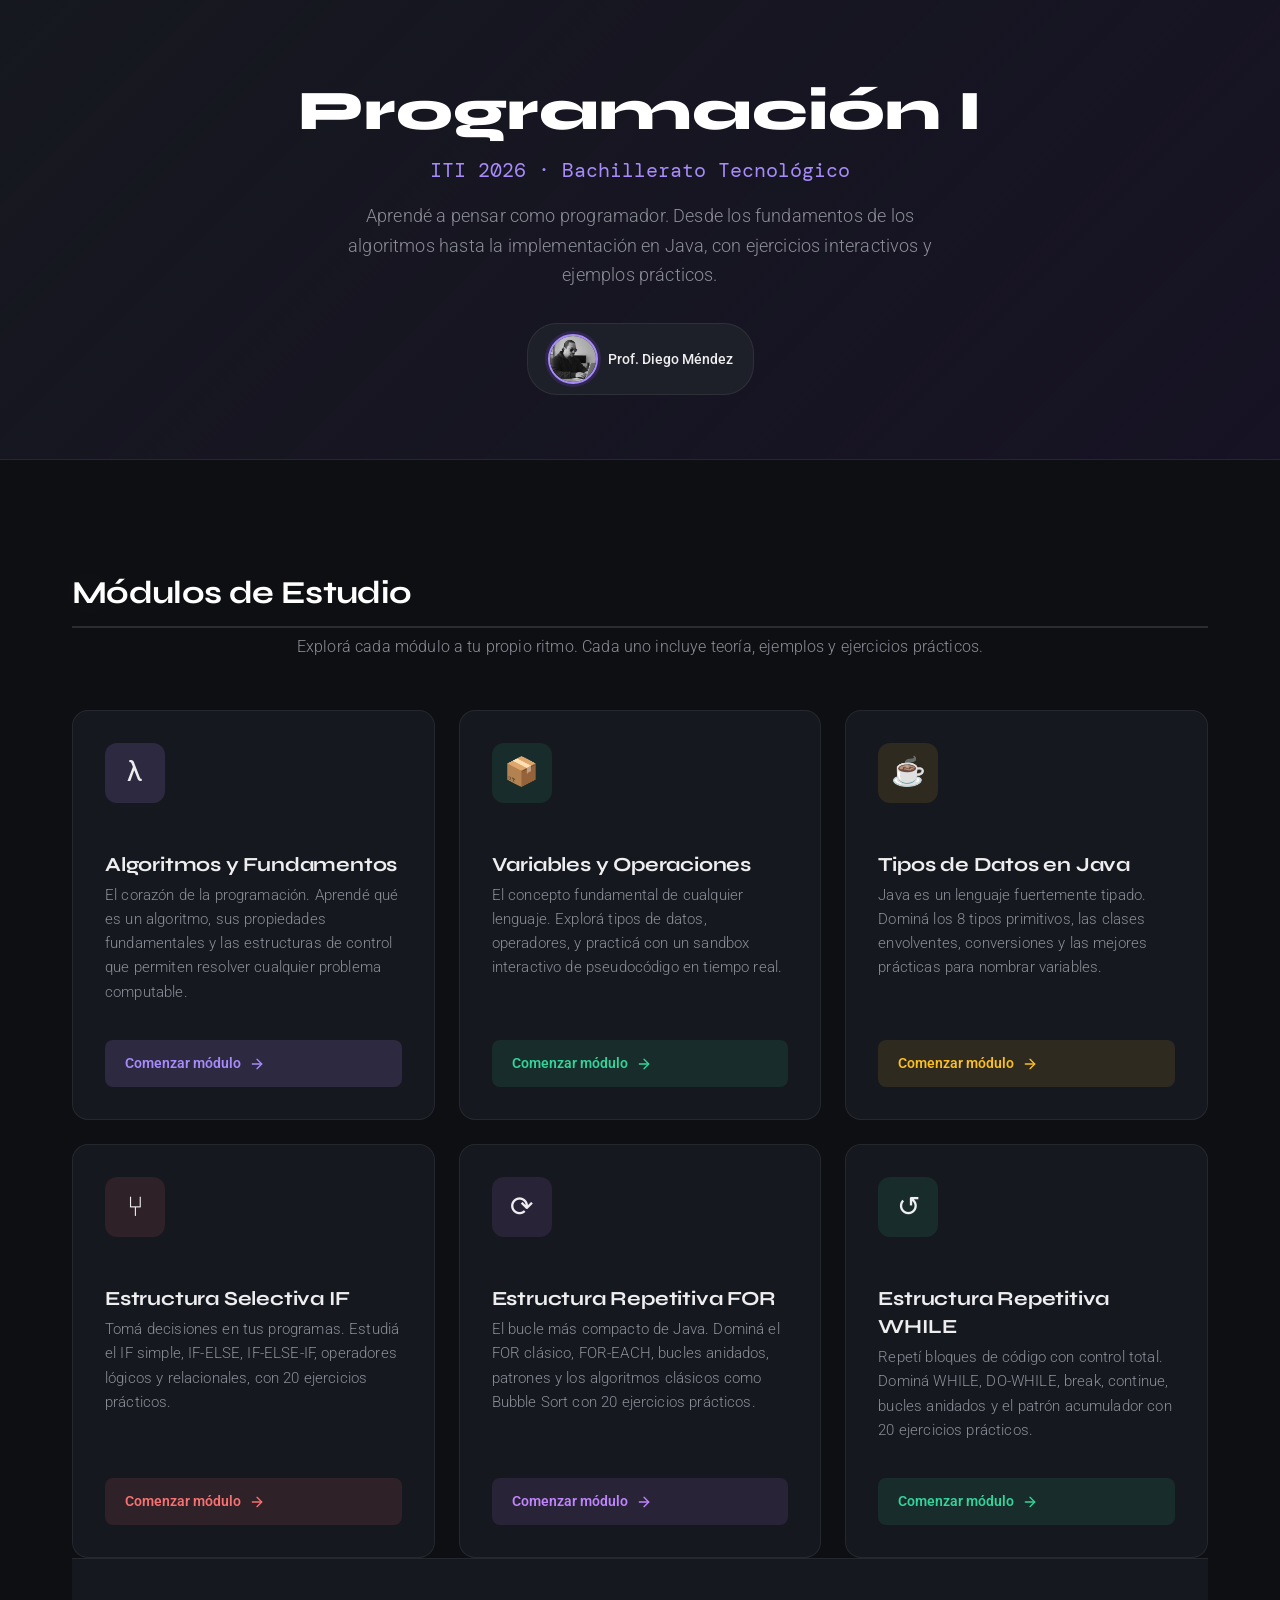
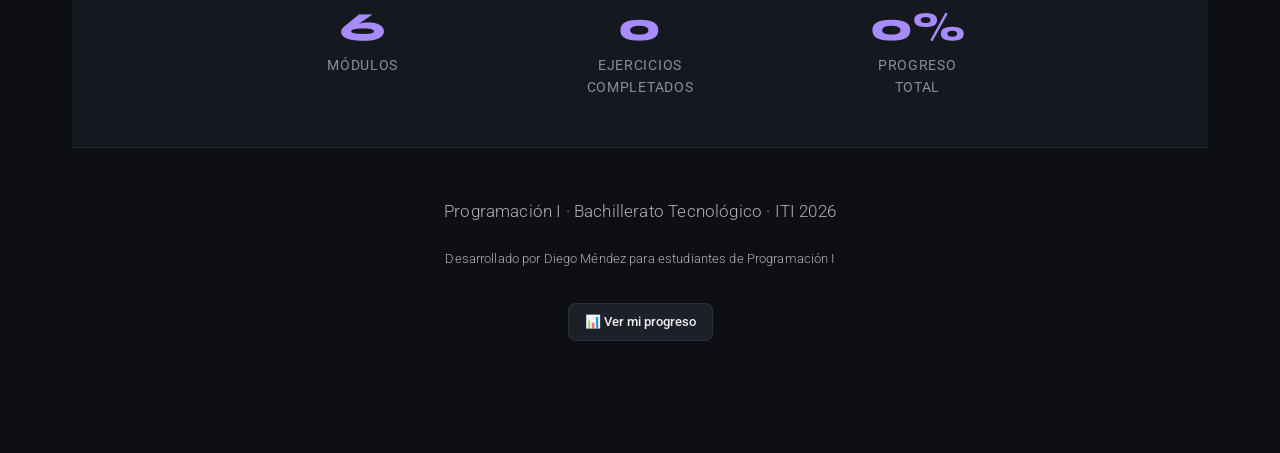
<file: index.html>
<!DOCTYPE html>
<html lang="es">

<head>
  <meta charset="UTF-8">
  <meta name="viewport" content="width=device-width, initial-scale=1.0">
  <title>Programación I · ITI 2026</title>
  <meta name="description" content="Portal educativo de Programación I - Prof. Diego Méndez. Algoritmos, variables, tipos de datos y más.">
  <meta name="theme-color" content="#a78bfa">
  <link rel="icon" type="image/svg+xml" href="data:image/svg+xml,<svg xmlns='http://www.w3.org/2000/svg' viewBox='0 0 100 100'><text y='.9em' font-size='90'>💻</text></svg>">
  <link rel="preconnect" href="https://fonts.googleapis.com">
  <link href="https://fonts.googleapis.com/css2?family=Roboto:ital,wght@0,300;0,400;0,500;1,300&family=Syne:wght@400;500;600;700;800&family=DM+Mono:wght@400;500&display=swap" rel="stylesheet">
  <link rel="stylesheet" href="css/main.css">

</head>

<body>

  <!-- Skip Link for Keyboard/Screen Reader Users -->
  <a href="#main-content" class="skip-link">Saltar al contenido principal</a>

  <!-- HERO -->
  <section class="landing-hero" aria-label="Introducción al curso">
    <h1>Programación I</h1>
    <div class="subtitle">ITI 2026 · Bachillerato Tecnológico</div>
    <p>Aprendé a pensar como programador. Desde los fundamentos de los algoritmos hasta la implementación en Java, con ejercicios interactivos y ejemplos prácticos.</p>

    <div class="prof-info" role="group" aria-label="Información del profesor">
      <img src="profile.png" alt="Prof. Diego Méndez" class="prof-avatar">
      <span>Prof. Diego Méndez</span>
    </div>
  </section>

  <!-- MODULES -->
  <main id="main-content" class="modules-section" aria-label="Módulos de estudio">
    <div class="section-header">
      <h2>Módulos de Estudio</h2>
      <p>Explorá cada módulo a tu propio ritmo. Cada uno incluye teoría, ejemplos y ejercicios prácticos.</p>
    </div>

    <div class="modules-grid" role="list">

      <!-- Module 1: Algoritmos -->
      <article class="module-card module-algoritmos" role="listitem" aria-labelledby="mod-algo-title">
        <div class="module-icon" aria-hidden="true">λ</div>
        <div class="module-content">
          <h3 id="mod-algo-title">Algoritmos y Fundamentos</h3>
          <p>El corazón de la programación. Aprendé qué es un algoritmo, sus propiedades fundamentales y las estructuras de control que permiten resolver cualquier problema computable.</p>
          <!-- <div class="module-meta" role="list" aria-label="Características del módulo">
            <span class="module-tag" role="listitem">Teoría</span>
            <span class="module-tag" role="listitem">20 Ejercicios</span>
            <span class="module-tag" role="listitem">Pseudocódigo</span>
          </div> -->
        </div>
        <a href="pages/algoritmos-index.html" class="module-link" aria-label="Comenzar módulo de Algoritmos y Fundamentos">
          Comenzar módulo
          <svg aria-hidden="true" xmlns="http://www.w3.org/2000/svg" width="16" height="16" viewBox="0 0 24 24" fill="none" stroke="currentColor" stroke-width="2" stroke-linecap="round"
            stroke-linejoin="round">
            <line x1="5" y1="12" x2="19" y2="12"></line>
            <polyline points="12 5 19 12 12 19"></polyline>
          </svg>
        </a>
      </article>

      <!-- Module 2: Variables -->
      <article class="module-card module-variables" role="listitem" aria-labelledby="mod-variables-title">
        <div class="module-icon" aria-hidden="true">📦</div>
        <div class="module-content">
          <h3 id="mod-variables-title">Variables y Operaciones</h3>
          <p>El concepto fundamental de cualquier lenguaje. Explorá tipos de datos, operadores, y practicá con un sandbox interactivo de pseudocódigo en tiempo real.</p>
          <!-- <div class="module-meta" role="list" aria-label="Características del módulo">
            <span class="module-tag" role="listitem">4 Tipos de Datos</span>
            <span class="module-tag" role="listitem">Sandbox</span>
            <span class="module-tag" role="listitem">20 Ejercicios</span>
          </div> -->
        </div>
        <a href="pages/variables.html" class="module-link" aria-label="Comenzar módulo de Variables y Operaciones">
          Comenzar módulo
          <svg aria-hidden="true" xmlns="http://www.w3.org/2000/svg" width="16" height="16" viewBox="0 0 24 24" fill="none" stroke="currentColor" stroke-width="2" stroke-linecap="round"
            stroke-linejoin="round">
            <line x1="5" y1="12" x2="19" y2="12"></line>
            <polyline points="12 5 19 12 12 19"></polyline>
          </svg>
        </a>
      </article>

      <!-- Module 3: Java Types -->
      <article class="module-card module-java" role="listitem" aria-labelledby="mod-java-title">
        <div class="module-icon" aria-hidden="true">☕</div>
        <div class="module-content">
          <h3 id="mod-java-title">Tipos de Datos en Java</h3>
          <p>Java es un lenguaje fuertemente tipado. Dominá los 8 tipos primitivos, las clases envolventes, conversiones y las mejores prácticas para nombrar variables.</p>
          <!-- <div class="module-meta" role="list" aria-label="Características del módulo">
            <span class="module-tag" role="listitem">8 Primitivos</span>
            <span class="module-tag" role="listitem">Wrappers</span>
            <span class="module-tag" role="listitem">20 Ejercicios</span>
          </div> -->
        </div>
        <a href="pages/tipos-de-datos.html" class="module-link" aria-label="Comenzar módulo de Tipos de Datos en Java">
          Comenzar módulo
          <svg aria-hidden="true" xmlns="http://www.w3.org/2000/svg" width="16" height="16" viewBox="0 0 24 24" fill="none" stroke="currentColor" stroke-width="2" stroke-linecap="round"
            stroke-linejoin="round">
            <line x1="5" y1="12" x2="19" y2="12"></line>
            <polyline points="12 5 19 12 12 19"></polyline>
          </svg>
        </a>
      </article>

      <!-- Module 4: Estructura IF -->
      <article class="module-card module-if" role="listitem" aria-labelledby="mod-if-title">
        <div class="module-icon" aria-hidden="true">⑂</div>
        <div class="module-content">
          <h3 id="mod-if-title">Estructura Selectiva IF</h3>
          <p>Tomá decisiones en tus programas. Estudiá el IF simple, IF-ELSE, IF-ELSE-IF, operadores lógicos y relacionales, con 20 ejercicios prácticos.</p>
        </div>
        <a href="pages/if-java.html" class="module-link" aria-label="Comenzar módulo de Estructura Selectiva IF">
          Comenzar módulo
          <svg aria-hidden="true" xmlns="http://www.w3.org/2000/svg" width="16" height="16" viewBox="0 0 24 24" fill="none" stroke="currentColor" stroke-width="2" stroke-linecap="round" stroke-linejoin="round">
            <line x1="5" y1="12" x2="19" y2="12"></line>
            <polyline points="12 5 19 12 12 19"></polyline>
          </svg>
        </a>
      </article>

      <!-- Module 6: Estructura FOR -->
      <article class="module-card module-for" role="listitem" aria-labelledby="mod-for-title">
        <div class="module-icon" aria-hidden="true">⟳</div>
        <div class="module-content">
          <h3 id="mod-for-title">Estructura Repetitiva FOR</h3>
          <p>El bucle más compacto de Java. Dominá el FOR clásico, FOR-EACH, bucles anidados, patrones y los algoritmos clásicos como Bubble Sort con 20 ejercicios prácticos.</p>
        </div>
        <a href="pages/for-java.html" class="module-link" aria-label="Comenzar módulo de Estructura Repetitiva FOR">
          Comenzar módulo
          <svg aria-hidden="true" xmlns="http://www.w3.org/2000/svg" width="16" height="16" viewBox="0 0 24 24" fill="none" stroke="currentColor" stroke-width="2" stroke-linecap="round" stroke-linejoin="round">
            <line x1="5" y1="12" x2="19" y2="12"></line>
            <polyline points="12 5 19 12 12 19"></polyline>
          </svg>
        </a>
      </article>

      <!-- Module 5: Estructura WHILE -->
      <article class="module-card module-while" role="listitem" aria-labelledby="mod-while-title">
        <div class="module-icon" aria-hidden="true">↺</div>
        <div class="module-content">
          <h3 id="mod-while-title">Estructura Repetitiva WHILE</h3>
          <p>Repetí bloques de código con control total. Dominá WHILE, DO-WHILE, break, continue, bucles anidados y el patrón acumulador con 20 ejercicios prácticos.</p>
        </div>
        <a href="pages/while-java.html" class="module-link" aria-label="Comenzar módulo de Estructura Repetitiva WHILE">
          Comenzar módulo
          <svg aria-hidden="true" xmlns="http://www.w3.org/2000/svg" width="16" height="16" viewBox="0 0 24 24" fill="none" stroke="currentColor" stroke-width="2" stroke-linecap="round" stroke-linejoin="round">
            <line x1="5" y1="12" x2="19" y2="12"></line>
            <polyline points="12 5 19 12 12 19"></polyline>
          </svg>
        </a>
      </article>

    </div>
    </section>

    <!-- STATS -->
    <section class="stats-section" aria-label="Estadísticas de progreso">
      <div class="stats-grid">
        <div class="stat-item">
          <div class="stat-number" id="stat-modules">6</div>
          <div class="stat-label">Módulos</div>
        </div>
        <div class="stat-item">
          <div class="stat-number" id="stat-total" aria-live="polite" aria-atomic="true">0</div>
          <div class="stat-label">Ejercicios<br>Completados</div>
        </div>
        <div class="stat-item">
          <div class="stat-number" id="stat-percentage" aria-live="polite" aria-atomic="true">0%</div>
          <div class="stat-label">Progreso<br>Total</div>
        </div>
      </div>
    </section>

    <!-- FOOTER -->
    <footer class="landing-footer">
      <p>Programación I · Bachillerato Tecnológico · ITI 2026</p>
      <p style="margin-top:0.5rem;font-size:0.8rem">Desarrollado por Diego Méndez para estudiantes de Programación I</p>
      <a href="pages/progreso.html"
        style="display:inline-block;margin-top:0.75rem;padding:8px 16px;background:var(--surface2);border:1px solid var(--border);border-radius:8px;color:var(--text);text-decoration:none;font-size:0.8rem;font-weight:500;transition:all 0.2s">
        📊 Ver mi progreso
      </a>
    </footer>

    <!-- State Manager & Progress Tracking -->

    <!-- Mobile Menu Components -->
    <div class="nav-overlay" id="nav-overlay" aria-hidden="true"></div>
    <button class="hamburger-btn" id="hamburger-btn" aria-label="Abrir menú de navegación" aria-expanded="false" aria-controls="mobile-nav">
      <span class="hamburger-line"></span>
      <span class="hamburger-line"></span>
      <span class="hamburger-line"></span>
    </button>



    <nav class="mobile-nav" id="mobile-nav" role="dialog" aria-label="Navegación móvil" aria-modal="true">
      <div class="mobile-nav-header">
        <span class="mobile-nav-title">Menú</span>
        <button class="mobile-nav-close" id="mobile-nav-close" aria-label="Cerrar menú">
          <svg xmlns="http://www.w3.org/2000/svg" width="24" height="24" viewBox="0 0 24 24" fill="none" stroke="currentColor" stroke-width="2" stroke-linecap="round" stroke-linejoin="round">
            <line x1="18" y1="6" x2="6" y2="18"></line>
            <line x1="6" y1="6" x2="18" y2="18"></line>
          </svg>
        </button>
      </div>
      <a class="nav-tab-link" href="index.html">Inicio</a>
      <a class="nav-tab-link" href="pages/algoritmos-index.html">Algoritmos</a>
      <a class="nav-tab-link" href="pages/variables.html">Variables</a>
      <a class="nav-tab-link" href="pages/tipos-de-datos.html">Java</a>
      <a class="nav-tab-link" href="pages/if-java.html">Estructura IF</a>
      <a class="nav-tab-link" href="pages/while-java.html">WHILE</a>
      <a class="nav-tab-link" href="pages/for-java.html">FOR</a>
      <a class="nav-tab-link" href="pages/progreso.html">📊 Mi Progreso</a>
    </nav>
    <script src="js/core/state-manager.js"></script>
    <script src="js/pages/landing.js"></script>
</body>

</html>
</file>
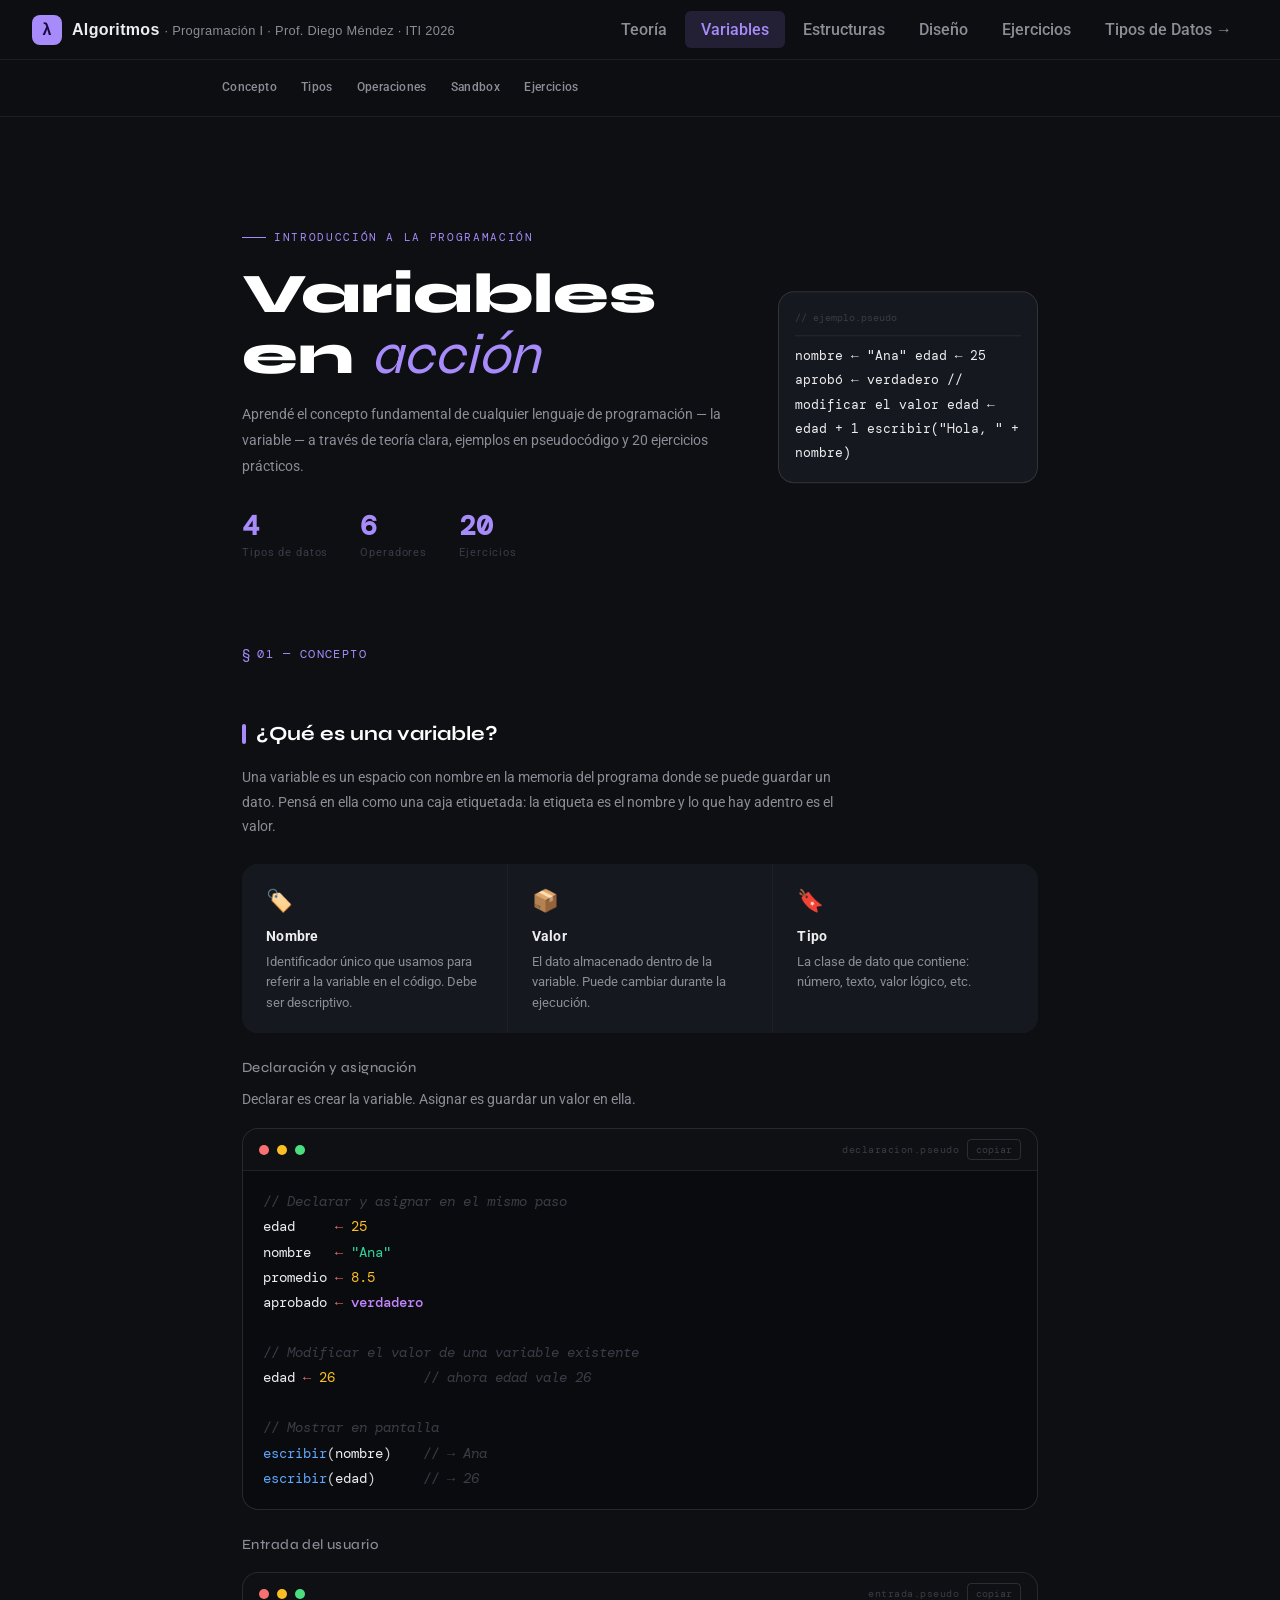
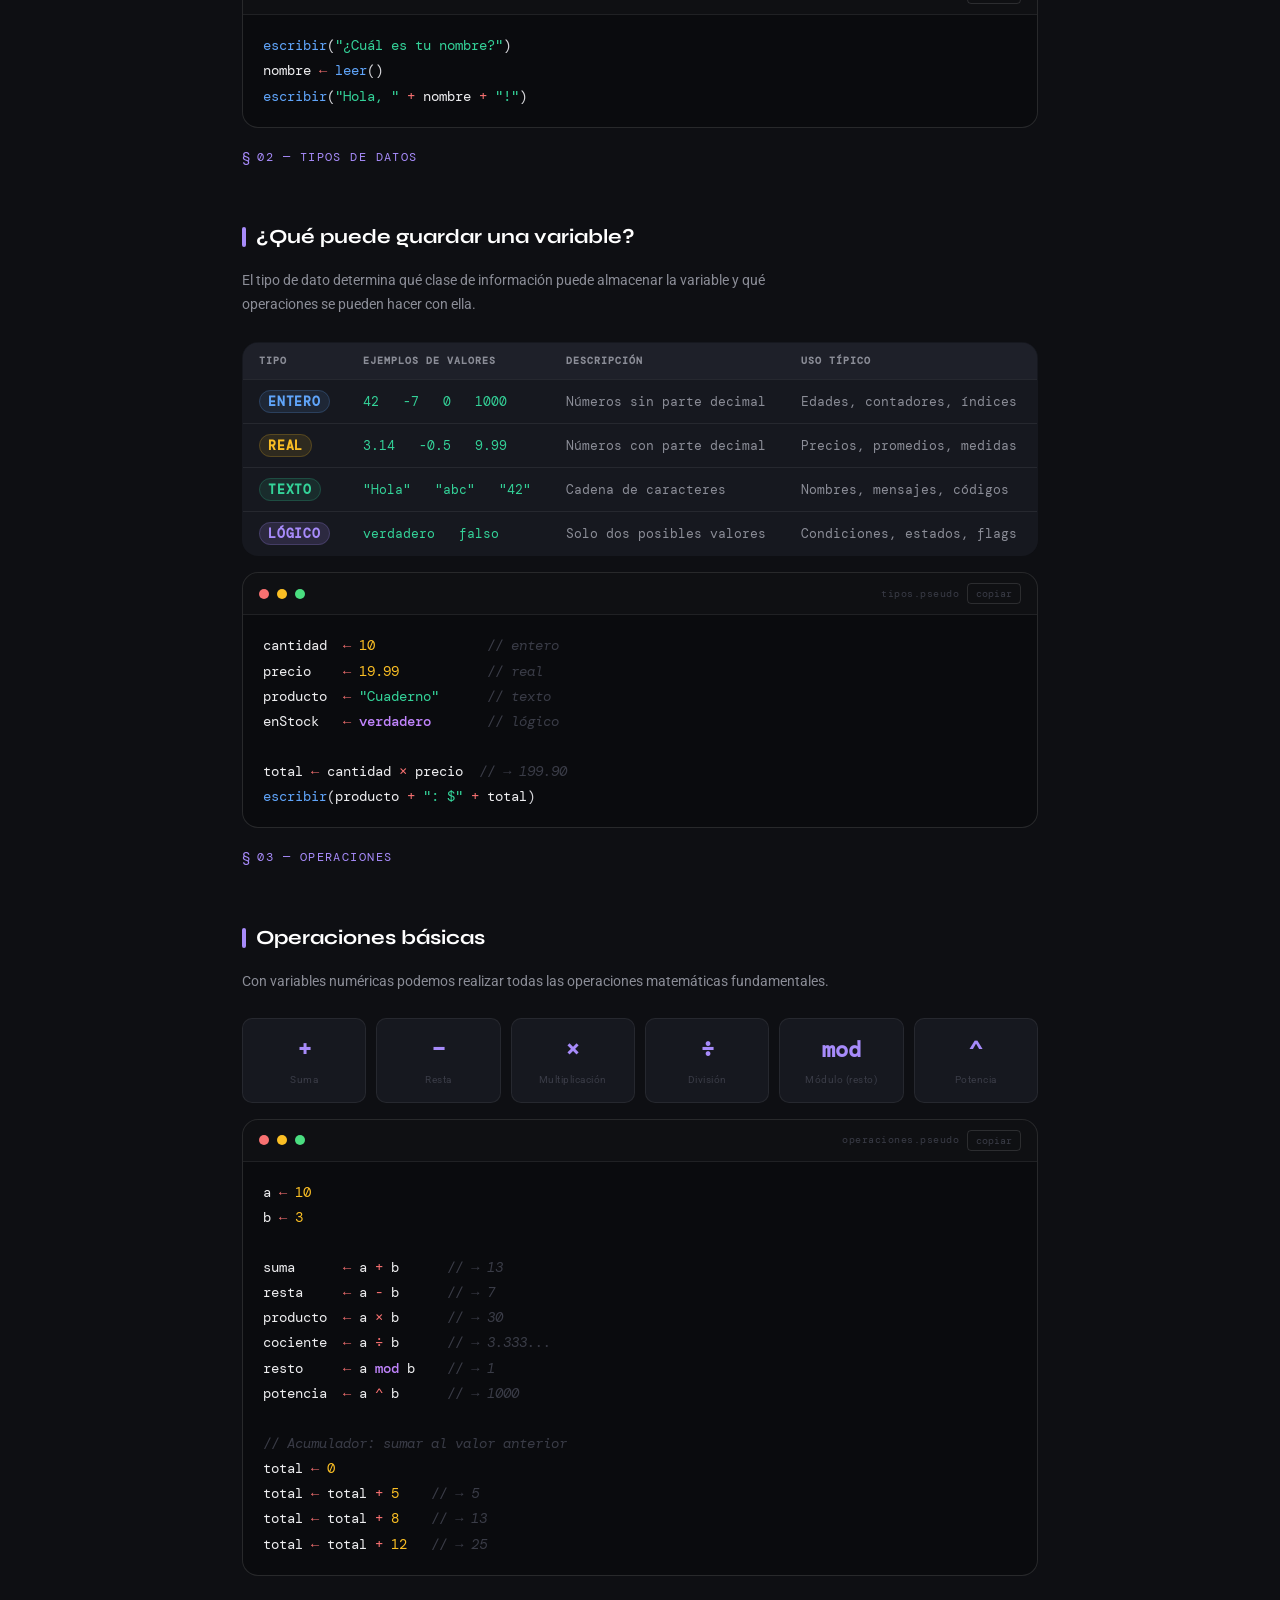
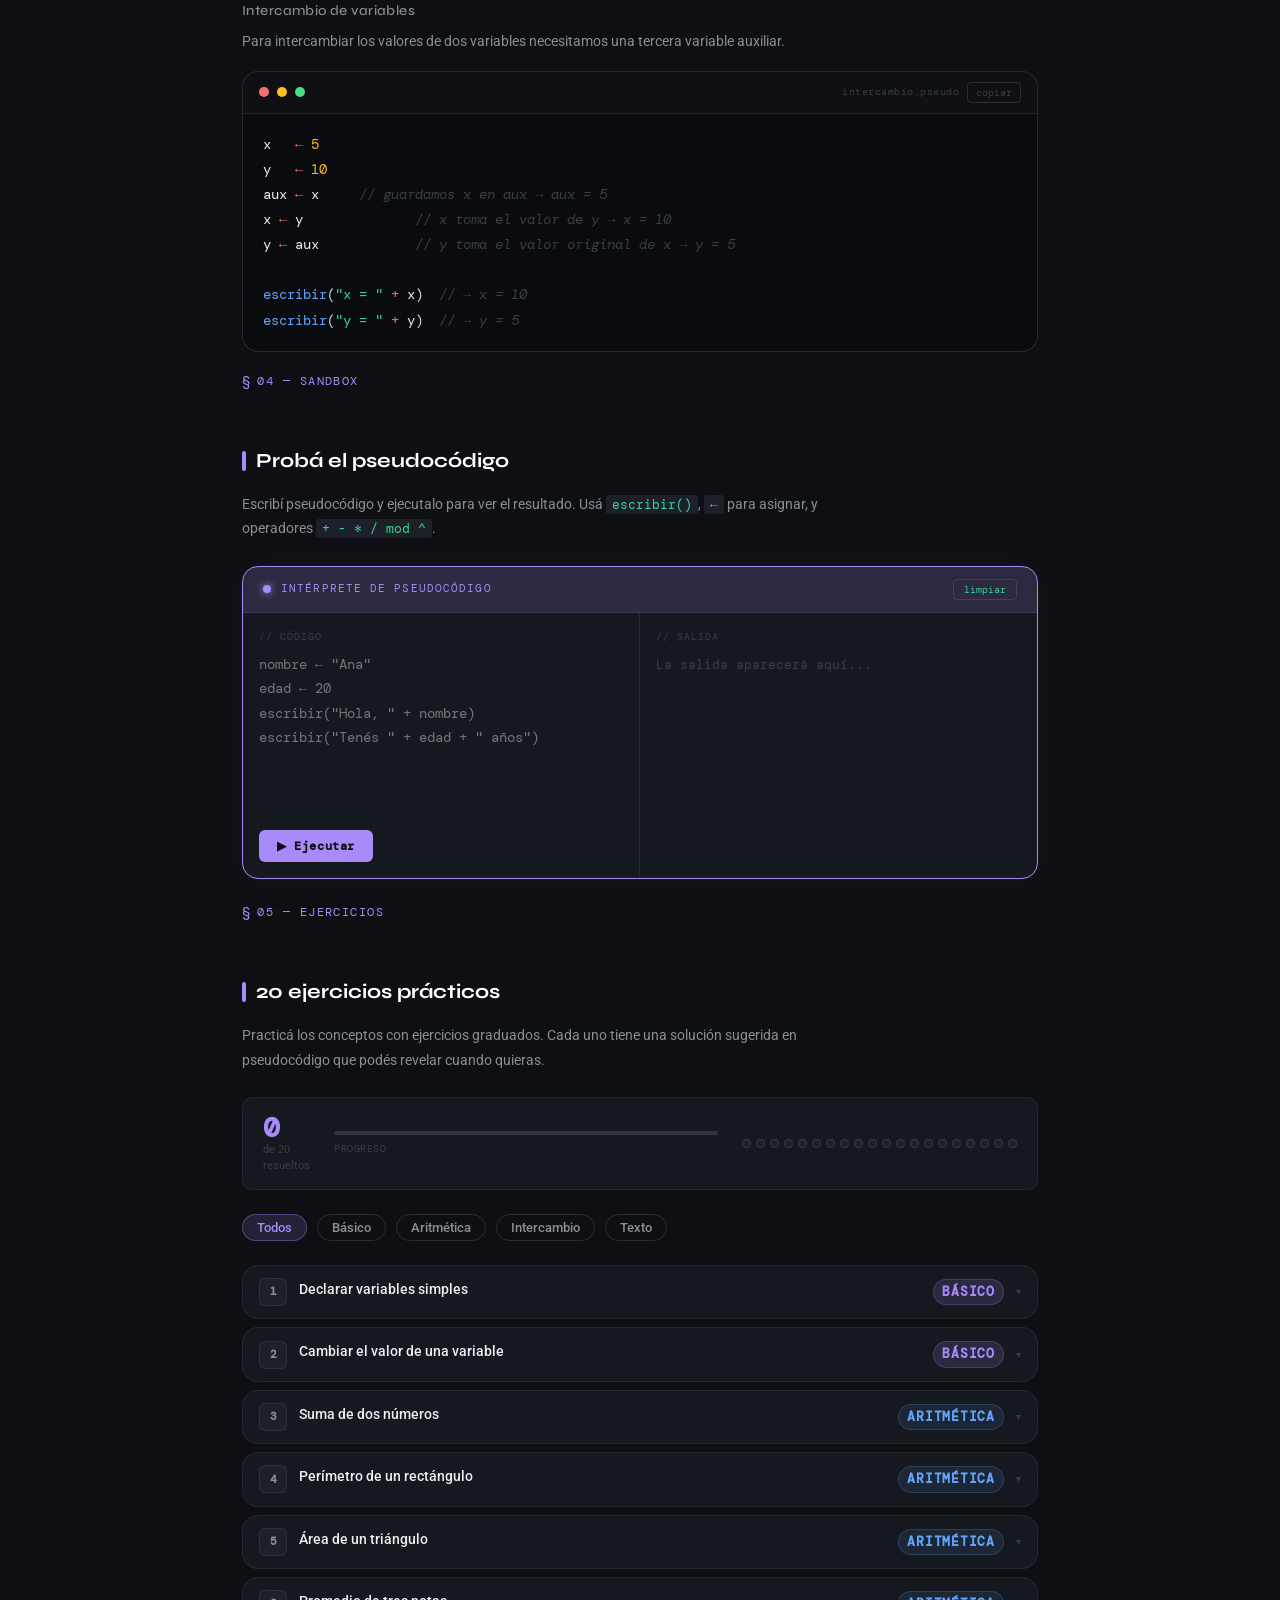
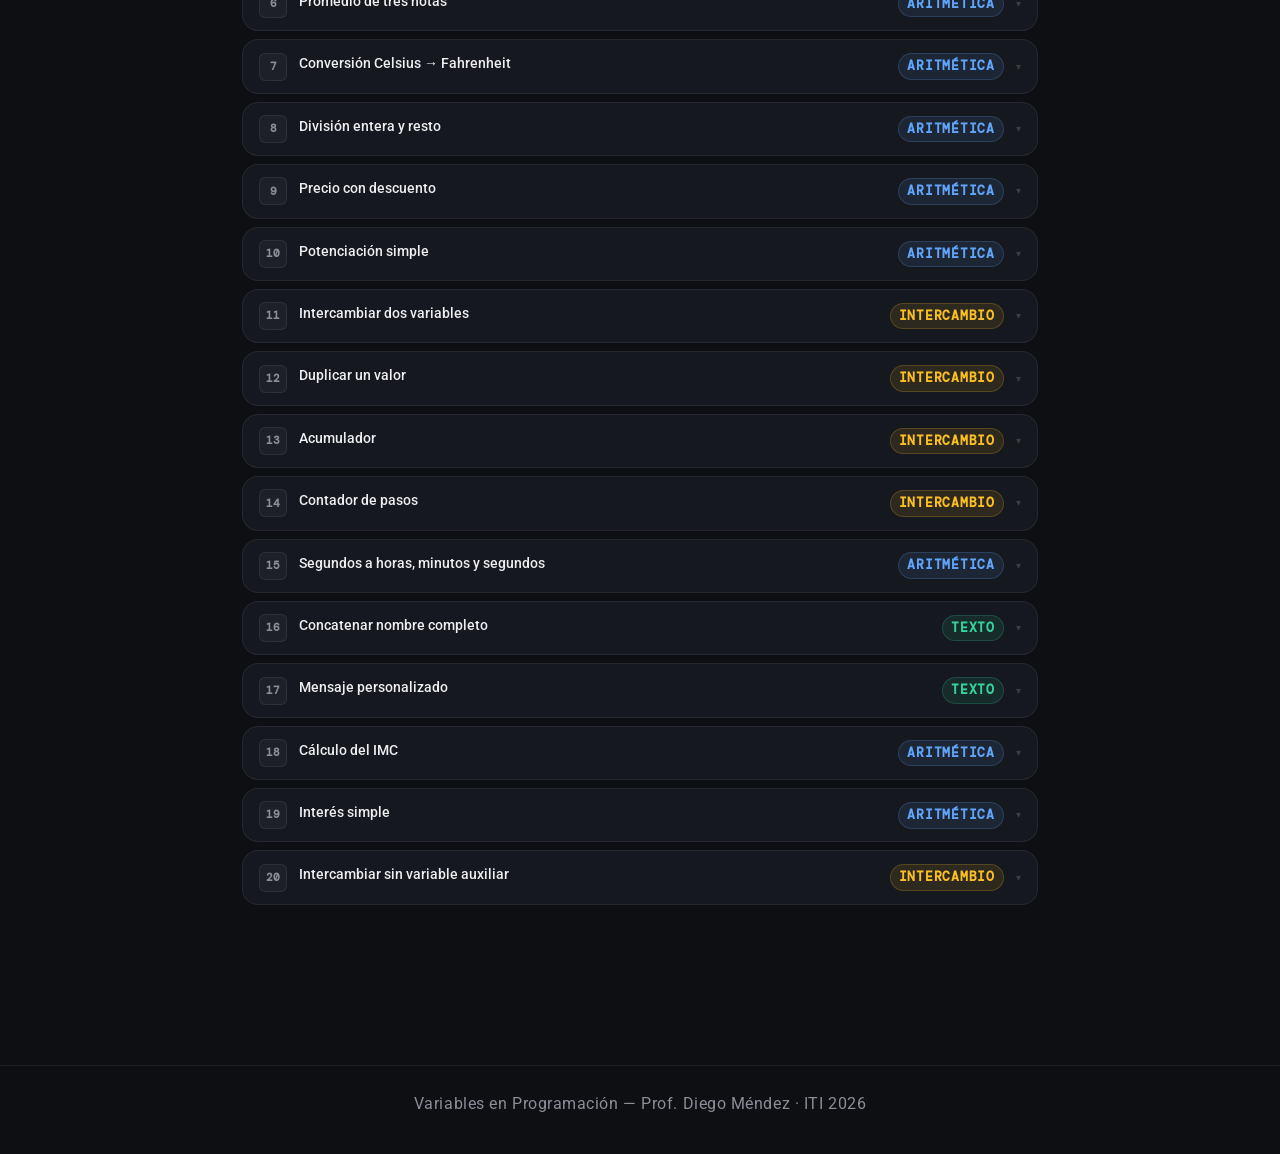
<file: variables.html>
<!DOCTYPE html>
<html lang="es">

<head>
  <meta charset="UTF-8">
  <meta name="viewport" content="width=device-width, initial-scale=1.0">
  <title>Variables · Programación I</title>
  <meta name="description" content="Aprende el concepto fundamental de las variables en programación a través de teoría, pseudocódigo y ejercicios prácticos.">
  <link rel="preconnect" href="https://fonts.googleapis.com">
  <link href="https://fonts.googleapis.com/css2?family=Roboto:ital,wght@0,300;0,400;0,500;1,300&family=Syne:wght@400;500;600;700;800&family=DM+Mono:wght@400;500&display=swap" rel="stylesheet">
  <link rel="stylesheet" href="algoritmos.css">
</head>

<body>

  <!-- ── SITE HEADER (shared with index.html) ── -->
  <header class="site-header">
    <div class="logo">
      <div class="logo-icon">λ</div>
      <div>
        <span>Algoritmos</span>
        <span class="logo-sub"> · Programación I · Prof. Diego Méndez · ITI 2026</span>
      </div>
    </div>
    <nav class="nav-tabs">
      <a class="nav-tab-link" href="index.html">Teoría</a>
      <a class="nav-tab-link active" href="variables.html" style="background:var(--accent-glow);color:var(--accent);border-radius:6px;">Variables</a>
      <a class="nav-tab-link" href="index.html" onclick="localStorage.setItem('algo_tab','estructuras')">Estructuras</a>
      <a class="nav-tab-link" href="index.html" onclick="localStorage.setItem('algo_tab','disenio')">Diseño</a>
      <a class="nav-tab-link" href="index.html" onclick="localStorage.setItem('algo_tab','ejercicios')">Ejercicios</a>
      <a class="nav-tab-link" href="tipos-de-datos/tipos-de-datos.html">Tipos de Datos →</a>
    </nav>
  </header>

  <!-- ── SUB-NAV (sections within this page) ── -->
  <nav class="page-nav">
    <div class="page-nav-inner">
      <div class="page-nav-links" style="margin-left:0;">
        <a class="page-nav-link" href="#concepto">Concepto</a>
        <a class="page-nav-link" href="#tipos">Tipos</a>
        <a class="page-nav-link" href="#operaciones">Operaciones</a>
        <a class="page-nav-link" href="#sandbox">Sandbox</a>
        <a class="page-nav-link" href="#ejercicios">Ejercicios</a>
      </div>
    </div>
  </nav>

  <!-- ── CONTENT ── -->
  <div class="main page-scroll">

    <!-- ── HERO ── -->
    <section class="hero-scroll">
      <div class="hero-eyebrow">Introducción a la programación</div>
      <h1>Variables<br>en <em>acción</em></h1>
      <p class="hero-desc-scroll">
        Aprendé el concepto fundamental de cualquier lenguaje de programación — la variable — a través de teoría clara, ejemplos en pseudocódigo y 20 ejercicios prácticos.
      </p>
      <div class="hero-stats">
        <div class="stat"><span class="stat-num">4</span><span class="stat-label">Tipos de datos</span></div>
        <div class="stat"><span class="stat-num">6</span><span class="stat-label">Operadores</span></div>
        <div class="stat"><span class="stat-num">20</span><span class="stat-label">Ejercicios</span></div>
      </div>
      <div class="hero-code">
        <span class="var">nombre</span> <span class="op">←</span> <span class="str">"Ana"</span>
        <span class="var">edad</span> <span class="op">←</span> <span class="num">25</span>
        <span class="var">aprobó</span> <span class="op">←</span> <span class="kw">verdadero</span>

        <span class="cm">// modificar el valor</span>
        <span class="var">edad</span> <span class="op">←</span> <span class="var">edad</span> <span class="op">+</span> <span class="num">1</span>

        <span class="fn">escribir</span>(<span class="str">"Hola, "</span> <span class="op">+</span> <span class="var">nombre</span>)
      </div>
    </section>

    <!-- ===== 01 — CONCEPTO ===== -->
    <section class="section" id="concepto">
      <div class="section-tag">01 — Concepto</div>
      <h2>¿Qué es una variable?</h2>
      <p class="section-desc">
        Una variable es un espacio con nombre en la memoria del programa donde se puede guardar un dato. Pensá en ella como una caja etiquetada: la etiqueta es el nombre y lo que hay adentro es el valor.
      </p>
      <div class="card-grid">
        <div class="card">
          <div class="card-icon">🏷️</div>
          <div class="card-title">Nombre</div>
          <div class="card-body">Identificador único que usamos para referir a la variable en el código. Debe ser descriptivo.</div>
        </div>
        <div class="card">
          <div class="card-icon">📦</div>
          <div class="card-title">Valor</div>
          <div class="card-body">El dato almacenado dentro de la variable. Puede cambiar durante la ejecución.</div>
        </div>
        <div class="card">
          <div class="card-icon">🔖</div>
          <div class="card-title">Tipo</div>
          <div class="card-body">La clase de dato que contiene: número, texto, valor lógico, etc.</div>
        </div>
      </div>

      <h3 class="sub-header">Declaración y asignación</h3>
      <p class="section-desc" style="margin-bottom:0;">Declarar es crear la variable. Asignar es guardar un valor en ella.</p>
      <div class="code-wrap">
        <div class="code-header">
          <div class="code-dot"></div>
          <div class="code-dot"></div>
          <div class="code-dot"></div>
          <span class="code-filename">declaracion.pseudo</span>
          <button class="code-copy" onclick="copyCode(this)">copiar</button>
        </div>
        <pre><span class="cm">// Declarar y asignar en el mismo paso</span>
<span class="var">edad</span>     <span class="op">←</span> <span class="num">25</span>
<span class="var">nombre</span>   <span class="op">←</span> <span class="str">"Ana"</span>
<span class="var">promedio</span> <span class="op">←</span> <span class="num">8.5</span>
<span class="var">aprobado</span> <span class="op">←</span> <span class="kw">verdadero</span>

<span class="cm">// Modificar el valor de una variable existente</span>
<span class="var">edad</span> <span class="op">←</span> <span class="num">26</span>           <span class="cm">// ahora edad vale 26</span>

<span class="cm">// Mostrar en pantalla</span>
<span class="fn">escribir</span>(<span class="var">nombre</span>)    <span class="cm">// → Ana</span>
<span class="fn">escribir</span>(<span class="var">edad</span>)      <span class="cm">// → 26</span></pre>
      </div>

      <h3 class="sub-header">Entrada del usuario</h3>
      <div class="code-wrap">
        <div class="code-header">
          <div class="code-dot"></div>
          <div class="code-dot"></div>
          <div class="code-dot"></div>
          <span class="code-filename">entrada.pseudo</span>
          <button class="code-copy" onclick="copyCode(this)">copiar</button>
        </div>
        <pre><span class="fn">escribir</span>(<span class="str">"¿Cuál es tu nombre?"</span>)
<span class="var">nombre</span> <span class="op">←</span> <span class="fn">leer</span>()
<span class="fn">escribir</span>(<span class="str">"Hola, "</span> <span class="op">+</span> <span class="var">nombre</span> <span class="op">+</span> <span class="str">"!"</span>)</pre>
      </div>
    </section>

    <!-- ===== 02 — TIPOS DE DATOS ===== -->
    <section class="section" id="tipos">
      <div class="section-tag">02 — Tipos de datos</div>
      <h2>¿Qué puede guardar una variable?</h2>
      <p class="section-desc">El tipo de dato determina qué clase de información puede almacenar la variable y qué operaciones se pueden hacer con ella.</p>
      <table class="type-table">
        <thead>
          <tr>
            <th>Tipo</th>
            <th>Ejemplos de valores</th>
            <th>Descripción</th>
            <th>Uso típico</th>
          </tr>
        </thead>
        <tbody>
          <tr>
            <td><span class="badge b-blue">entero</span></td>
            <td class="td-mono">42 &nbsp; -7 &nbsp; 0 &nbsp; 1000</td>
            <td class="td-desc">Números sin parte decimal</td>
            <td class="td-desc">Edades, contadores, índices</td>
          </tr>
          <tr>
            <td><span class="badge b-amber">real</span></td>
            <td class="td-mono">3.14 &nbsp; -0.5 &nbsp; 9.99</td>
            <td class="td-desc">Números con parte decimal</td>
            <td class="td-desc">Precios, promedios, medidas</td>
          </tr>
          <tr>
            <td><span class="badge b-teal">texto</span></td>
            <td class="td-mono">"Hola" &nbsp; "abc" &nbsp; "42"</td>
            <td class="td-desc">Cadena de caracteres</td>
            <td class="td-desc">Nombres, mensajes, códigos</td>
          </tr>
          <tr>
            <td><span class="badge b-purple">lógico</span></td>
            <td class="td-mono">verdadero &nbsp; falso</td>
            <td class="td-desc">Solo dos posibles valores</td>
            <td class="td-desc">Condiciones, estados, flags</td>
          </tr>
        </tbody>
      </table>

      <div class="code-wrap">
        <div class="code-header">
          <div class="code-dot"></div>
          <div class="code-dot"></div>
          <div class="code-dot"></div>
          <span class="code-filename">tipos.pseudo</span>
          <button class="code-copy" onclick="copyCode(this)">copiar</button>
        </div>
        <pre><span class="var">cantidad</span>  <span class="op">←</span> <span class="num">10</span>              <span class="cm">// entero</span>
<span class="var">precio</span>    <span class="op">←</span> <span class="num">19.99</span>           <span class="cm">// real</span>
<span class="var">producto</span>  <span class="op">←</span> <span class="str">"Cuaderno"</span>      <span class="cm">// texto</span>
<span class="var">enStock</span>   <span class="op">←</span> <span class="kw">verdadero</span>       <span class="cm">// lógico</span>

<span class="var">total</span> <span class="op">←</span> <span class="var">cantidad</span> <span class="op">×</span> <span class="var">precio</span>  <span class="cm">// → 199.90</span>
<span class="fn">escribir</span>(<span class="var">producto</span> <span class="op">+</span> <span class="str">": $"</span> <span class="op">+</span> <span class="var">total</span>)</pre>
      </div>
    </section>

    <!-- ===== 03 — OPERACIONES ===== -->
    <section class="section" id="operaciones">
      <div class="section-tag">03 — Operaciones</div>
      <h2>Operaciones básicas</h2>
      <p class="section-desc">Con variables numéricas podemos realizar todas las operaciones matemáticas fundamentales.</p>

      <div class="ops-grid">
        <div class="op-card"><span class="op-sym">+</span><div class="op-name">Suma</div></div>
        <div class="op-card"><span class="op-sym">−</span><div class="op-name">Resta</div></div>
        <div class="op-card"><span class="op-sym">×</span><div class="op-name">Multiplicación</div></div>
        <div class="op-card"><span class="op-sym">÷</span><div class="op-name">División</div></div>
        <div class="op-card"><span class="op-sym">mod</span><div class="op-name">Módulo (resto)</div></div>
        <div class="op-card"><span class="op-sym">^</span><div class="op-name">Potencia</div></div>
      </div>

      <div class="code-wrap">
        <div class="code-header">
          <div class="code-dot"></div>
          <div class="code-dot"></div>
          <div class="code-dot"></div>
          <span class="code-filename">operaciones.pseudo</span>
          <button class="code-copy" onclick="copyCode(this)">copiar</button>
        </div>
        <pre><span class="var">a</span> <span class="op">←</span> <span class="num">10</span>
<span class="var">b</span> <span class="op">←</span> <span class="num">3</span>

<span class="var">suma</span>      <span class="op">←</span> <span class="var">a</span> <span class="op">+</span> <span class="var">b</span>      <span class="cm">// → 13</span>
<span class="var">resta</span>     <span class="op">←</span> <span class="var">a</span> <span class="op">-</span> <span class="var">b</span>      <span class="cm">// → 7</span>
<span class="var">producto</span>  <span class="op">←</span> <span class="var">a</span> <span class="op">×</span> <span class="var">b</span>      <span class="cm">// → 30</span>
<span class="var">cociente</span>  <span class="op">←</span> <span class="var">a</span> <span class="op">÷</span> <span class="var">b</span>      <span class="cm">// → 3.333...</span>
<span class="var">resto</span>     <span class="op">←</span> <span class="var">a</span> <span class="kw">mod</span> <span class="var">b</span>    <span class="cm">// → 1</span>
<span class="var">potencia</span>  <span class="op">←</span> <span class="var">a</span> <span class="op">^</span> <span class="var">b</span>      <span class="cm">// → 1000</span>

<span class="cm">// Acumulador: sumar al valor anterior</span>
<span class="var">total</span> <span class="op">←</span> <span class="num">0</span>
<span class="var">total</span> <span class="op">←</span> <span class="var">total</span> <span class="op">+</span> <span class="num">5</span>    <span class="cm">// → 5</span>
<span class="var">total</span> <span class="op">←</span> <span class="var">total</span> <span class="op">+</span> <span class="num">8</span>    <span class="cm">// → 13</span>
<span class="var">total</span> <span class="op">←</span> <span class="var">total</span> <span class="op">+</span> <span class="num">12</span>   <span class="cm">// → 25</span></pre>
      </div>

      <h3 class="sub-header">Intercambio de variables</h3>
      <p class="section-desc" style="margin-bottom:0;">Para intercambiar los valores de dos variables necesitamos una tercera variable auxiliar.</p>
      <div class="code-wrap">
        <div class="code-header">
          <div class="code-dot"></div>
          <div class="code-dot"></div>
          <div class="code-dot"></div>
          <span class="code-filename">intercambio.pseudo</span>
          <button class="code-copy" onclick="copyCode(this)">copiar</button>
        </div>
        <pre><span class="var">x</span>   <span class="op">←</span> <span class="num">5</span>
<span class="var">y</span>   <span class="op">←</span> <span class="num">10</span>
<span class="var">aux</span> <span class="op">←</span> <span class="var">x</span>     <span class="cm">// guardamos x en aux → aux = 5</span>
<span class="var">x</span> <span class="op">←</span> <span class="var">y</span>              <span class="cm">// x toma el valor de y → x = 10</span>
<span class="var">y</span> <span class="op">←</span> <span class="var">aux</span>            <span class="cm">// y toma el valor original de x → y = 5</span>

<span class="fn">escribir</span>(<span class="str">"x = "</span> <span class="op">+</span> <span class="var">x</span>)  <span class="cm">// → x = 10</span>
<span class="fn">escribir</span>(<span class="str">"y = "</span> <span class="op">+</span> <span class="var">y</span>)  <span class="cm">// → y = 5</span></pre>
      </div>
    </section>

    <!-- ===== 04 — SANDBOX ===== -->
    <section class="section" id="sandbox">
      <div class="section-tag">04 — Sandbox</div>
      <h2>Probá el pseudocódigo</h2>
      <p class="section-desc">Escribí pseudocódigo y ejecutalo para ver el resultado. Usá <code style="font-size:0.8rem;background:var(--surface2);padding:1px 6px;border-radius:3px;color:var(--teal);font-family:'DM Mono',monospace">escribir()</code>, <code style="font-size:0.8rem;background:var(--surface2);padding:1px 6px;border-radius:3px;color:var(--teal);font-family:'DM Mono',monospace">←</code> para asignar, y operadores <code style="font-size:0.8rem;background:var(--surface2);padding:1px 6px;border-radius:3px;color:var(--teal);font-family:'DM Mono',monospace">+ - * / mod ^</code>.</p>

      <div class="sandbox">
        <div class="sandbox-header">
          <div class="sandbox-dot"></div>
          <span class="sandbox-title">Intérprete de pseudocódigo</span>
          <button class="sandbox-clear-btn" onclick="clearSandbox('sandbox-code', 'sandbox-output')">limpiar</button>
        </div>
        <div class="sandbox-body">
          <div class="sandbox-input-area">
            <div class="sandbox-label">// código</div>
            <textarea class="sandbox-editor" id="sandbox-code" spellcheck="false"
              placeholder='nombre ← "Ana"&#10;edad ← 20&#10;escribir("Hola, " + nombre)&#10;escribir("Tenés " + edad + " años")'></textarea>
            <button class="sandbox-run" onclick="runSandbox('sandbox-code', 'sandbox-output')">▶ Ejecutar</button>
          </div>
          <div class="sandbox-output-area">
            <div class="sandbox-label">// salida</div>
            <div class="sandbox-output" id="sandbox-output">
              <span style="color:var(--faint);font-size:0.8rem;">La salida aparecerá aquí...</span>
            </div>
          </div>
        </div>
      </div>
    </section>

    <!-- ===== 05 — EJERCICIOS ===== -->
    <section class="section" id="ejercicios">
      <div class="section-tag">05 — Ejercicios</div>
      <h2>20 ejercicios prácticos</h2>
      <p class="section-desc">Practicá los conceptos con ejercicios graduados. Cada uno tiene una solución sugerida en pseudocódigo que podés revelar cuando quieras.</p>

      <div class="progress-track">
        <div>
          <div class="prog-count" id="prog-count">0</div>
          <div class="prog-label">de 20<br>resueltos</div>
        </div>
        <div style="flex:1;min-width:140px;">
          <div class="prog-bar-wrap">
            <div class="prog-bar-fill" id="prog-fill" style="width:0%"></div>
          </div>
          <div style="font-size:0.625rem;color:var(--faint);margin-top:6px;letter-spacing:0.05em;font-family:'DM Mono',monospace">PROGRESO</div>
        </div>
        <div class="prog-dots" id="prog-dots"></div>
      </div>

      <div class="ex-controls">
        <button class="filter-btn active" onclick="filterExs('todos',this)">Todos</button>
        <button class="filter-btn" onclick="filterExs('basico',this)">Básico</button>
        <button class="filter-btn" onclick="filterExs('aritmetica',this)">Aritmética</button>
        <button class="filter-btn" onclick="filterExs('intercambio',this)">Intercambio</button>
        <button class="filter-btn" onclick="filterExs('texto',this)">Texto</button>
      </div>

      <div class="ex-list" id="ex-list"></div>
    </section>

  </div>

  <!-- ── MODAL ── -->
  <div id="sandbox-modal" class="modal-overlay">
    <div class="modal-content">
      <button class="modal-close" onclick="closeModal()">×</button>
      <div class="sandbox">
        <div class="sandbox-header">
          <div class="sandbox-dot"></div>
          <span class="sandbox-title">Sandbox del Ejercicio</span>
          <button class="sandbox-clear-btn" onclick="clearSandbox('modal-sandbox-code', 'modal-sandbox-output')">limpiar</button>
        </div>
        <div class="sandbox-body">
          <div class="sandbox-input-area">
            <div class="sandbox-label">// código</div>
            <textarea class="sandbox-editor" id="modal-sandbox-code" spellcheck="false"></textarea>
            <button class="sandbox-run" onclick="runSandbox('modal-sandbox-code', 'modal-sandbox-output')">▶ Ejecutar</button>
          </div>
          <div class="sandbox-output-area">
            <div class="sandbox-label">// salida</div>
            <div class="sandbox-output" id="modal-sandbox-output">
              <span style="color:var(--faint);font-size:0.8rem;">La salida aparecerá aquí...</span>
            </div>
          </div>
        </div>
      </div>
    </div>
  </div>

  <!-- ── FOOTER ── -->
  <footer class="page-footer">
    <p>Variables en Programación &mdash; Prof. Diego Méndez · ITI 2026</p>
  </footer>

  <script>
    // ── COPY CODE ──
    function copyCode(btn) {
      const pre = btn.closest('.code-wrap').querySelector('pre');
      navigator.clipboard.writeText(pre.innerText).then(() => {
        btn.textContent = '✓ copiado';
        setTimeout(() => btn.textContent = 'copiar', 1800);
      });
    }

    // ── MODAL LOGIC ──
    function openModal() {
      const modal = document.getElementById('sandbox-modal');
      modal.classList.add('active');
      document.body.style.overflow = 'hidden';
    }

    function closeModal() {
      const modal = document.getElementById('sandbox-modal');
      modal.classList.remove('active');
      document.body.style.overflow = '';
    }

    window.addEventListener('click', (e) => {
      const modal = document.getElementById('sandbox-modal');
      if (e.target === modal) closeModal();
    });

    // ── SANDBOX INTERPRETER ──
    function runSandbox(inputId = 'sandbox-code', outputId = 'sandbox-output') {
      const code = document.getElementById(inputId).value;
      const output = document.getElementById(outputId);
      const lines = code.split('\n');
      const vars = {};
      const prints = [];
      let error = null;

      let lastPromptMsg = 'Ingresá un valor:';

      function evalExpr(expr) {
        expr = expr.trim();
        // leer() — pedir datos al usuario via prompt
        if (expr === 'leer()') {
          const input = prompt(lastPromptMsg);
          if (input === null) return ''; // canceló
          const num = Number(input);
          return (!isNaN(num) && input.trim() !== '') ? num : input;
        }
        if (expr.startsWith('"') && expr.endsWith('"')) return expr.slice(1, -1);
        if (expr === 'verdadero') return true;
        if (expr === 'falso') return false;
        if (!isNaN(expr) && expr !== '') return parseFloat(expr);
        if (/^[a-záéíóúñA-ZÁÉÍÓÚÑ_][a-záéíóúñA-ZÁÉÍÓÚÑ0-9_]*$/.test(expr)) {
          if (expr in vars) return vars[expr];
          throw new Error(`Variable no definida: "${expr}"`);
        }
        return evalComplex(expr, vars);
      }

      function evalComplex(expr, vars) {
        // 1. Extraer strings literales para no tocar su contenido
        const strings = [];
        let safe = expr.replace(/"[^"]*"/g, (m) => {
          strings.push(m);
          return `__STR${strings.length - 1}__`;
        });

        // 2. Reemplazar nombres de variables (fuera de strings)
        safe = safe.replace(/[a-záéíóúñA-ZÁÉÍÓÚÑ_][a-záéíóúñA-ZÁÉÍÓÚÑ0-9_]*/g, (m) => {
          if (m.startsWith('__STR')) return m; // placeholder de string, no tocar
          if (m === 'mod' || m === 'verdadero' || m === 'falso') return m;
          if (m in vars) {
            const v = vars[m];
            return typeof v === 'string' ? JSON.stringify(v) : v;
          }
          throw new Error(`Variable no definida: "${m}"`);
        });

        // 3. Restaurar strings
        safe = safe.replace(/__STR(\d+)__/g, (_, i) => strings[Number(i)]);

        // 4. Reemplazar operadores pseudo → JS
        safe = safe
          .replace(/verdadero/g, 'true')
          .replace(/falso/g, 'false')
          .replace(/×/g, '*').replace(/÷/g, '/')
          .replace(/\^/g, '**')
          .replace(/\bmod\b/g, '%');
        try {
          return Function('"use strict"; return (' + safe + ')')();
        } catch (e) {
          throw new Error('Error en expresión: ' + expr);
        }
      }

      for (let i = 0; i < lines.length; i++) {
        let line = lines[i].trim();
        if (!line || line.startsWith('//')) continue;
        const ci = line.indexOf(' //');
        if (ci > 0) line = line.substring(0, ci).trim();

        try {
          const varMatch = line.match(/^(?:variable\s+)?([a-záéíóúñA-ZÁÉÍÓÚÑ_][a-záéíóúñA-ZÁÉÍÓÚÑ0-9_]*)\s*←\s*(.+)$/u);
          if (varMatch) {
            vars[varMatch[1]] = evalExpr(varMatch[2]);
            continue;
          }
          const writeMatch = line.match(/^escribir\((.+)\)$/);
          if (writeMatch) {
            const val = evalExpr(writeMatch[1]);
            prints.push({ text: String(val), error: false });
            lastPromptMsg = String(val);  // usar como texto del próximo leer()
            continue;
          }
          if (line === 'leer()') {
            evalExpr('leer()');
            continue;
          }
          if (line !== '') {
            throw new Error(`Línea no reconocida: "${line}"`);
          }
        } catch (e) {
          error = `Línea ${i + 1}: ${e.message}`;
          break;
        }
      }

      output.innerHTML = '';
      if (prints.length === 0 && !error) {
        output.innerHTML = '<span style="color:var(--faint);font-size:0.8rem;">(sin salida — usá escribir() para mostrar resultados)</span>';
        return;
      }
      prints.forEach(p => {
        const div = document.createElement('div');
        div.className = 'out-line' + (p.error ? ' out-error' : '');
        div.textContent = p.text;
        output.appendChild(div);
      });
      if (error) {
        const div = document.createElement('div');
        div.className = 'out-line out-error';
        div.textContent = '⚠ ' + error;
        output.appendChild(div);
      }
    }

    function clearSandbox(inputId = 'sandbox-code', outputId = 'sandbox-output') {
      document.getElementById(inputId).value = '';
      document.getElementById(outputId).innerHTML = '<span style="color:var(--faint);font-size:0.8rem;">La salida aparecerá aquí...</span>';
    }

    // Tab / Ctrl+Enter shortcuts for editors
    function setupEditor(inputId, outputId) {
      const el = document.getElementById(inputId);
      if (!el) return;
      el.addEventListener('keydown', function (e) {
        if (e.key === 'Tab') {
          e.preventDefault();
          const s = this.selectionStart, end = this.selectionEnd;
          this.value = this.value.substring(0, s) + '  ' + this.value.substring(end);
          this.selectionStart = this.selectionEnd = s + 2;
        }
        if (e.key === 'Enter' && e.ctrlKey) runSandbox(inputId, outputId);
      });
    }
    setupEditor('sandbox-code', 'sandbox-output');
    setupEditor('modal-sandbox-code', 'modal-sandbox-output');


    // ── EXERCISES ──
    const EXERCISES = [
      {
        n: 1, cat: 'basico', title: 'Declarar variables simples',
        stmt: 'Declará tres variables: una con tu nombre, una con tu edad y una con tu altura en metros. Luego mostrá los tres valores en pantalla.',
        hint: `nombre  ← "Tu nombre"\nedad    ← 20\naltura  ← 1.70\nescribir(nombre)\nescribir(edad)\nescribir(altura)`
      },
      {
        n: 2, cat: 'basico', title: 'Cambiar el valor de una variable',
        stmt: 'Creá una variable llamada <code>temperatura</code> con valor 20. Luego cambiá su valor a 35 y mostrala.',
        hint: `temperatura ← 20\nescribir(temperatura)   // → 20\ntemperatura ← 35\nescribir(temperatura)   // → 35`
      },
      {
        n: 3, cat: 'aritmetica', title: 'Suma de dos números',
        stmt: 'Pedí dos números al usuario, guardalos en variables y mostrá su suma.',
        hint: `escribir("Ingresá el primer número:")\na ← leer()\nescribir("Ingresá el segundo número:")\nb ← leer()\nsuma ← a + b\nescribir("La suma es: " + suma)`
      },
      {
        n: 4, cat: 'aritmetica', title: 'Perímetro de un rectángulo',
        stmt: 'Guardá el largo y el ancho de un rectángulo en variables. Calculá y mostrá su perímetro (2 × largo + 2 × ancho).',
        hint: `largo ← leer()\nancho ← leer()\nperimetro ← 2 × largo + 2 × ancho\nescribir("Perímetro: " + perimetro)`
      },
      {
        n: 5, cat: 'aritmetica', title: 'Área de un triángulo',
        stmt: 'Calculá el área de un triángulo dada su base y altura. El área es (base × altura) ÷ 2.',
        hint: `base   ← leer()\naltura ← leer()\narea   ← (base × altura) ÷ 2\nescribir("Área: " + area)`
      },
      {
        n: 6, cat: 'aritmetica', title: 'Promedio de tres notas',
        stmt: 'Pedí tres notas al usuario, guardalas en variables y calculá su promedio.',
        hint: `nota1 ← leer()\nnota2 ← leer()\nnota3 ← leer()\npromedio ← (nota1 + nota2 + nota3) ÷ 3\nescribir("Promedio: " + promedio)`
      },
      {
        n: 7, cat: 'aritmetica', title: 'Conversión Celsius → Fahrenheit',
        stmt: 'Leé una temperatura en grados Celsius y convertila a Fahrenheit. La fórmula es: F = C × 9 ÷ 5 + 32.',
        hint: `celsius    ← leer()\nfahrenheit ← celsius × 9 ÷ 5 + 32\nescribir(celsius + "°C = " + fahrenheit + "°F")`
      },
      {
        n: 8, cat: 'aritmetica', title: 'División entera y resto',
        stmt: 'Pedí dos números. Mostrá el resultado de la división entera y también el resto usando <code>mod</code>.',
        hint: `a        ← leer()\nb        ← leer()\ncociente ← a ÷ b\nresto    ← a mod b\nescribir("Cociente: " + cociente)\nescribir("Resto: " + resto)`
      },
      {
        n: 9, cat: 'aritmetica', title: 'Precio con descuento',
        stmt: 'Guardá el precio de un producto y un porcentaje de descuento. Calculá y mostrá el precio final.',
        hint: `precio    ← leer()\ndescuento ← leer()   // ej: 20 para 20%\nahorro    ← precio × descuento ÷ 100\nfinal     ← precio - ahorro\nescribir("Precio final: " + final)`
      },
      {
        n: 10, cat: 'aritmetica', title: 'Potenciación simple',
        stmt: 'Pedí una base y un exponente. Calculá la potencia y mostrá el resultado.',
        hint: `base ← leer()\nexp  ← leer()\nresultado ← base ^ exp\nescribir(base + " ^ " + exp + " = " + resultado)`
      },
      {
        n: 11, cat: 'intercambio', title: 'Intercambiar dos variables',
        stmt: 'Tenés dos variables, <code>x</code> e <code>y</code>. Intercambiá sus valores usando una variable auxiliar.',
        hint: `x   ← 5\ny   ← 10\naux ← x\nx   ← y\ny   ← aux\nescribir("x = " + x + ", y = " + y)   // x=10, y=5`
      },
      {
        n: 12, cat: 'intercambio', title: 'Duplicar un valor',
        stmt: 'Guardá un número en una variable y creá otra variable que tenga el doble de ese valor. Mostrá ambas.',
        hint: `original ← leer()\ndoble    ← original × 2\nescribir("Original: " + original)\nescribir("Doble: " + doble)`
      },
      {
        n: 13, cat: 'intercambio', title: 'Acumulador',
        stmt: 'Empezá con una variable <code>total</code> en 0. Sumale 5, luego 8 y luego 12, actualizando siempre la misma variable. Mostrá el total final.',
        hint: `total ← 0\ntotal ← total + 5\ntotal ← total + 8\ntotal ← total + 12\nescribir("Total: " + total)   // → 25`
      },
      {
        n: 14, cat: 'intercambio', title: 'Contador de pasos',
        stmt: 'Creá una variable <code>pasos</code> que empiece en 0. Incrementala de a 1 exactamente tres veces y mostrá el valor final.',
        hint: `pasos ← 0\npasos ← pasos + 1\npasos ← pasos + 1\npasos ← pasos + 1\nescribir("Pasos: " + pasos)   // → 3`
      },
      {
        n: 15, cat: 'aritmetica', title: 'Segundos a horas, minutos y segundos',
        stmt: 'Dado un total de segundos, calculá cuántas horas, minutos y segundos restantes contiene usando división entera y módulo.',
        hint: `total    ← leer()\nhoras    ← total ÷ 3600\nresto1   ← total mod 3600\nminutos  ← resto1 ÷ 60\nsegundos ← resto1 mod 60\nescribir(horas + "h " + minutos + "m " + segundos + "s")`
      },
      {
        n: 16, cat: 'texto', title: 'Concatenar nombre completo',
        stmt: 'Pedí el nombre y el apellido por separado, guardalos en variables y mostrá el nombre completo en una sola línea.',
        hint: `nombre   ← leer()\napellido ← leer()\ncompleto ← nombre + " " + apellido\nescribir("Nombre completo: " + completo)`
      },
      {
        n: 17, cat: 'texto', title: 'Mensaje personalizado',
        stmt: 'Pedí el nombre del usuario y su edad. Mostrá un mensaje del estilo: "Hola, Ana. Tenés 25 años."',
        hint: `nombre ← leer()\nedad   ← leer()\nescribir("Hola, " + nombre + ". Tenés " + edad + " años.")`
      },
      {
        n: 18, cat: 'aritmetica', title: 'Cálculo del IMC',
        stmt: 'Pedí el peso (kg) y la altura (m) de una persona. Calculá el IMC: peso ÷ (altura × altura).',
        hint: `peso   ← leer()\naltura ← leer()\nimc    ← peso ÷ (altura × altura)\nescribir("IMC: " + imc)`
      },
      {
        n: 19, cat: 'aritmetica', title: 'Interés simple',
        stmt: 'Guardá el capital, la tasa de interés anual (%) y la cantidad de años. Calculá el interés simple: I = capital × tasa ÷ 100 × años.',
        hint: `capital  ← leer()\ntasa    ← leer()\naños    ← leer()\ninteres ← capital × tasa ÷ 100 × años\ntotal   ← capital + interes\nescribir("Interés generado: " + interes)\nescribir("Total acumulado: " + total)`
      },
      {
        n: 20, cat: 'intercambio', title: 'Intercambiar sin variable auxiliar',
        stmt: 'Intercambiá los valores de dos variables numéricas sin usar una tercera variable auxiliar. Usá solo operaciones aritméticas.',
        hint: `a ← leer()\nb ← leer()\na ← a + b\nb ← a - b      // b = a original\na ← a - b      // a = b original\nescribir("a = " + a)\nescribir("b = " + b)`
      }
    ];

    const CAT_COLOR = { basico: 'b-purple', aritmetica: 'b-blue', intercambio: 'b-amber', texto: 'b-teal' };
    const CAT_LABEL = { basico: 'Básico', aritmetica: 'Aritmética', intercambio: 'Intercambio', texto: 'Texto' };

    let done = new Set();
    let currentFilter = 'todos';

    function buildProgress() {
      const dotsEl = document.getElementById('prog-dots');
      dotsEl.innerHTML = '';
      EXERCISES.forEach(ex => {
        const d = document.createElement('div');
        d.className = 'prog-dot' + (done.has(ex.n) ? ' done' : '');
        d.title = 'Ejercicio ' + ex.n;
        d.onclick = () => document.getElementById('ex-' + ex.n)?.scrollIntoView({ behavior: 'smooth', block: 'start' });
        dotsEl.appendChild(d);
      });
      document.getElementById('prog-count').textContent = done.size;
      document.getElementById('prog-fill').style.width = (done.size / 20 * 100) + '%';
    }

    function buildExercises() {
      const list = document.getElementById('ex-list');
      list.innerHTML = '';
      EXERCISES.forEach(ex => {
        const card = document.createElement('div');
        card.className = 'ex-card' + (done.has(ex.n) ? ' solved' : '');
        card.id = 'ex-' + ex.n;
        if (currentFilter !== 'todos' && ex.cat !== currentFilter) card.classList.add('hidden');

        card.innerHTML = `
      <div class="ex-header" onclick="toggleCard(${ex.n})">
        <div class="ex-num">${done.has(ex.n) ? '✓' : ex.n}</div>
        <div class="ex-title">${ex.title}</div>
        <div class="ex-tags"><span class="badge ${CAT_COLOR[ex.cat]}">${CAT_LABEL[ex.cat]}</span></div>
        <span class="ex-chevron">▾</span>
      </div>
      <div class="ex-body">
        <div class="ex-stmt">${ex.stmt}</div>
        <div class="ex-actions">
          <button class="btn-ghost" onclick="toggleHint(${ex.n})">💡 Ver solución</button>
          <button class="btn-solve" onclick="toggleDone(${ex.n})">${done.has(ex.n) ? '✓ Resuelto' : 'Marcar como resuelto'}</button>
          <button class="btn-ghost" onclick="loadInSandbox(${ex.n})">▶ Probar en sandbox</button>
        </div>
        <div class="ex-hint" id="hint-${ex.n}">
          <div class="ex-hint-header">// solución sugerida</div>
          <pre>${ex.hint}</pre>
        </div>
      </div>`;
        list.appendChild(card);
      });
    }

    function toggleCard(n) {
      const card = document.getElementById('ex-' + n);
      card.classList.toggle('open');
    }
    function toggleHint(n) {
      document.getElementById('hint-' + n).classList.toggle('visible');
    }
    function toggleDone(n) {
      done.has(n) ? done.delete(n) : done.add(n);
      buildExercises();
      buildProgress();
    }

    function loadInSandbox(n) {
      const ex = EXERCISES.find(e => e.n === n);
      if (!ex) return;
      document.getElementById('modal-sandbox-code').value = ex.hint;
      openModal();
      setTimeout(() => runSandbox('modal-sandbox-code', 'modal-sandbox-output'), 100);
    }

    function filterExs(cat, btn) {
      currentFilter = cat;
      document.querySelectorAll('.ex-controls .filter-btn').forEach(b => b.classList.remove('active'));
      btn.classList.add('active');
      buildExercises();
    }

    // Active nav link on scroll
    const sections = ['concepto', 'tipos', 'operaciones', 'sandbox', 'ejercicios'];
    window.addEventListener('scroll', () => {
      let found = '';
      sections.forEach(id => {
        const el = document.getElementById(id);
        if (el && el.getBoundingClientRect().top < 100) found = id;
      });
      document.querySelectorAll('.page-nav-link').forEach(a => {
        a.classList.toggle('active', a.getAttribute('href') === '#' + found);
      });
    }, { passive: true });

    buildProgress();
    buildExercises();
  </script>
</body>

</html>
</file>
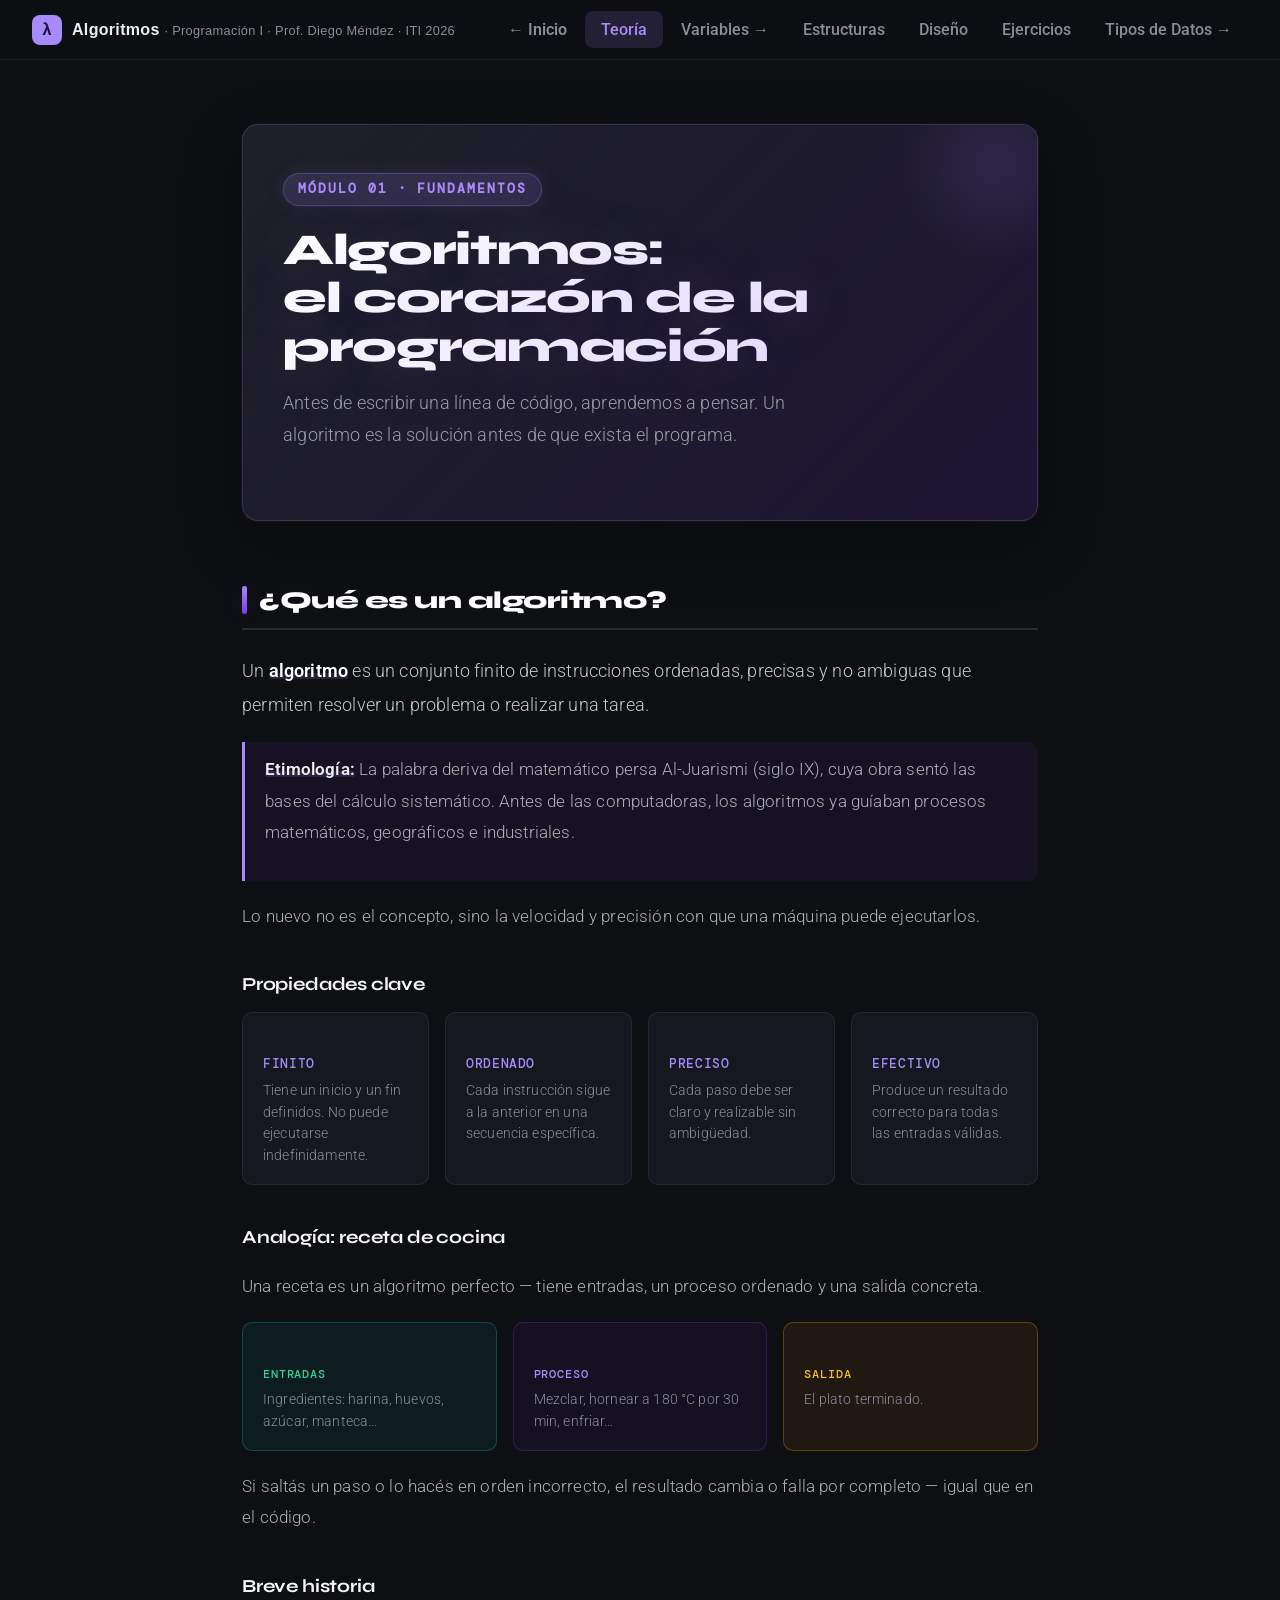
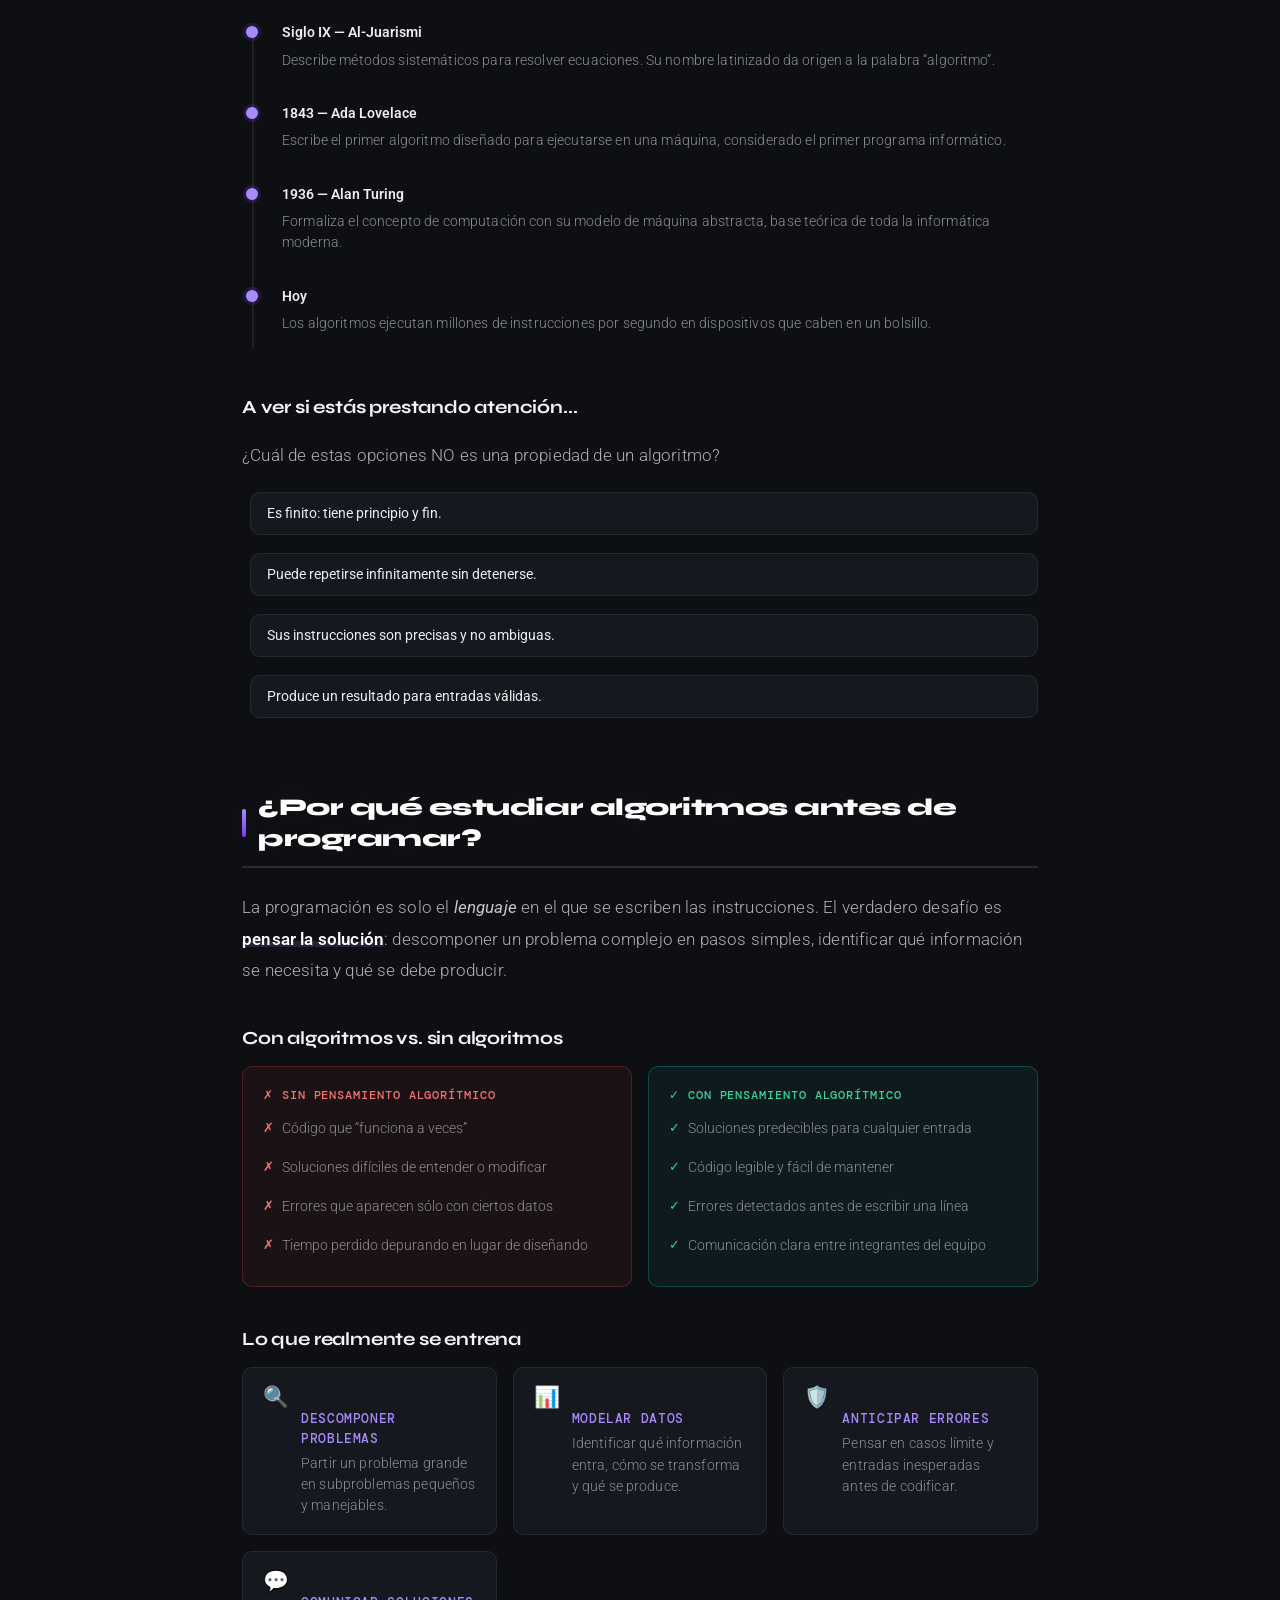
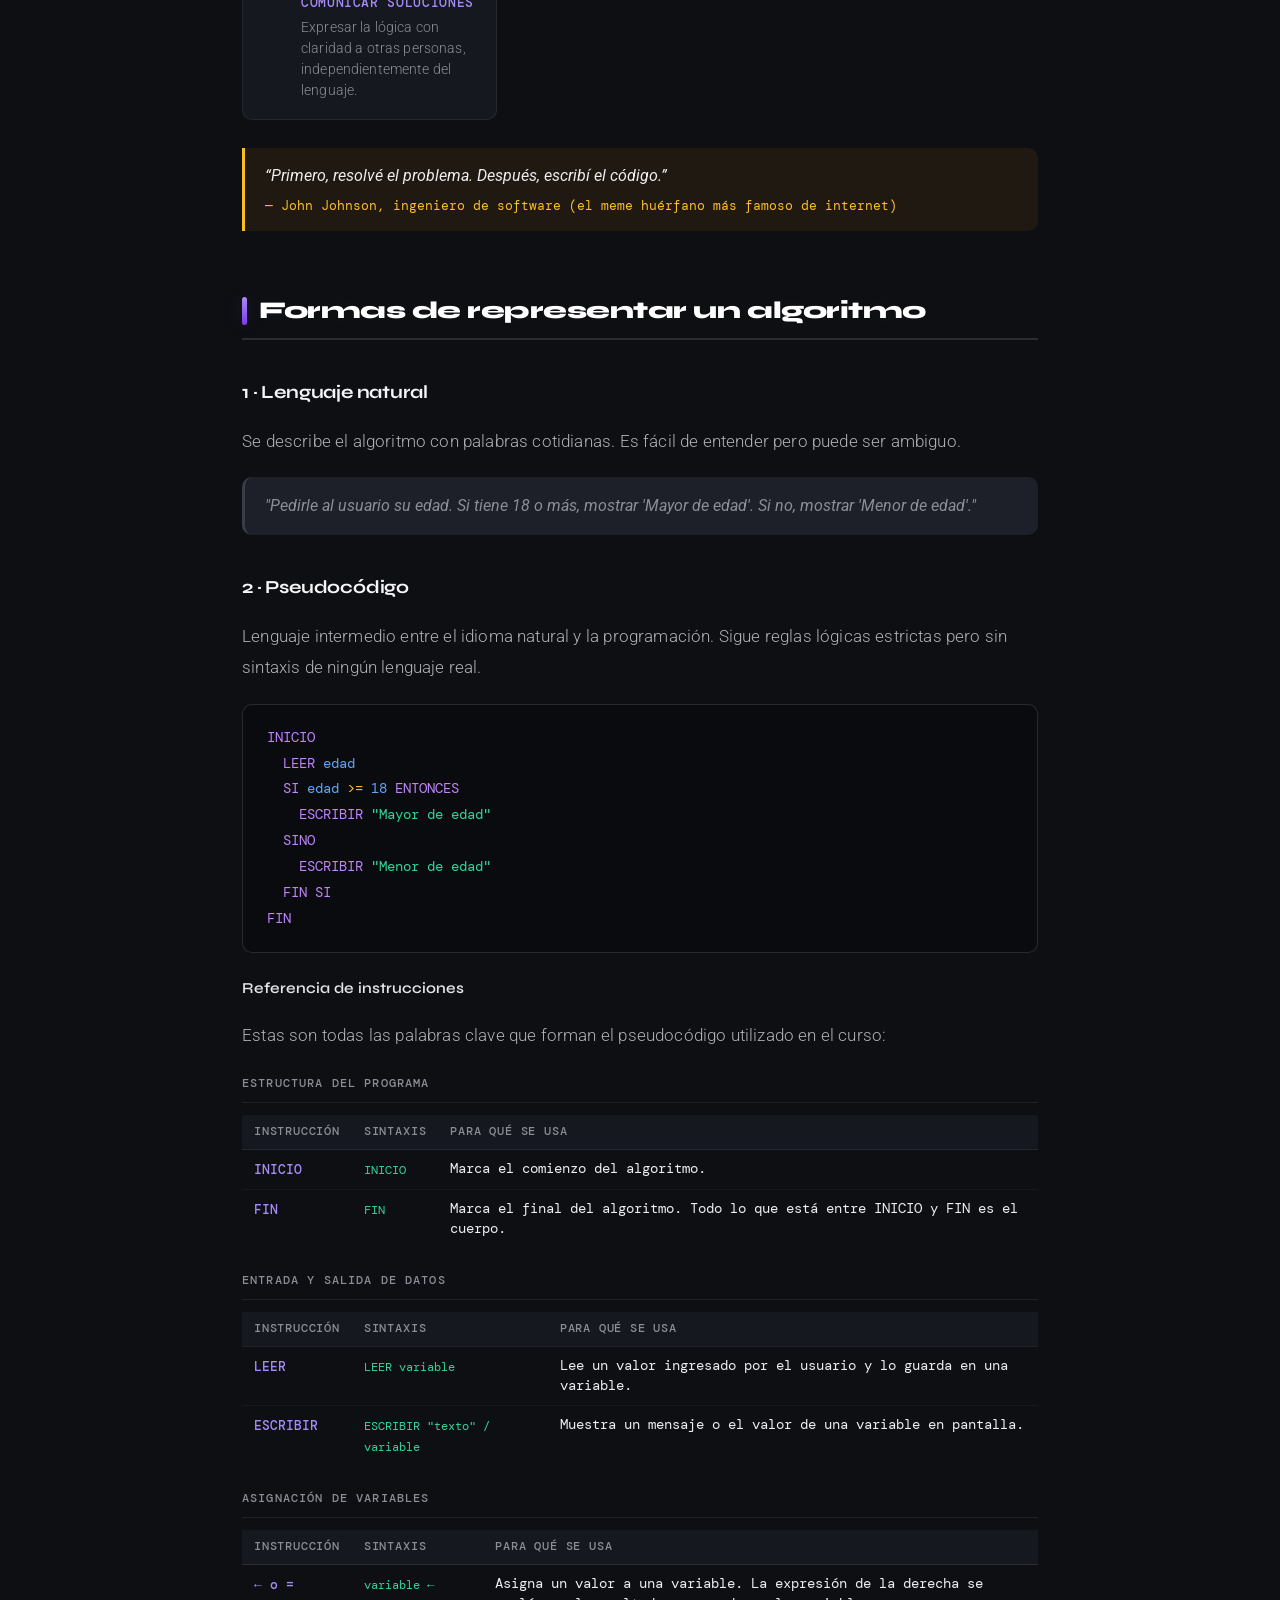
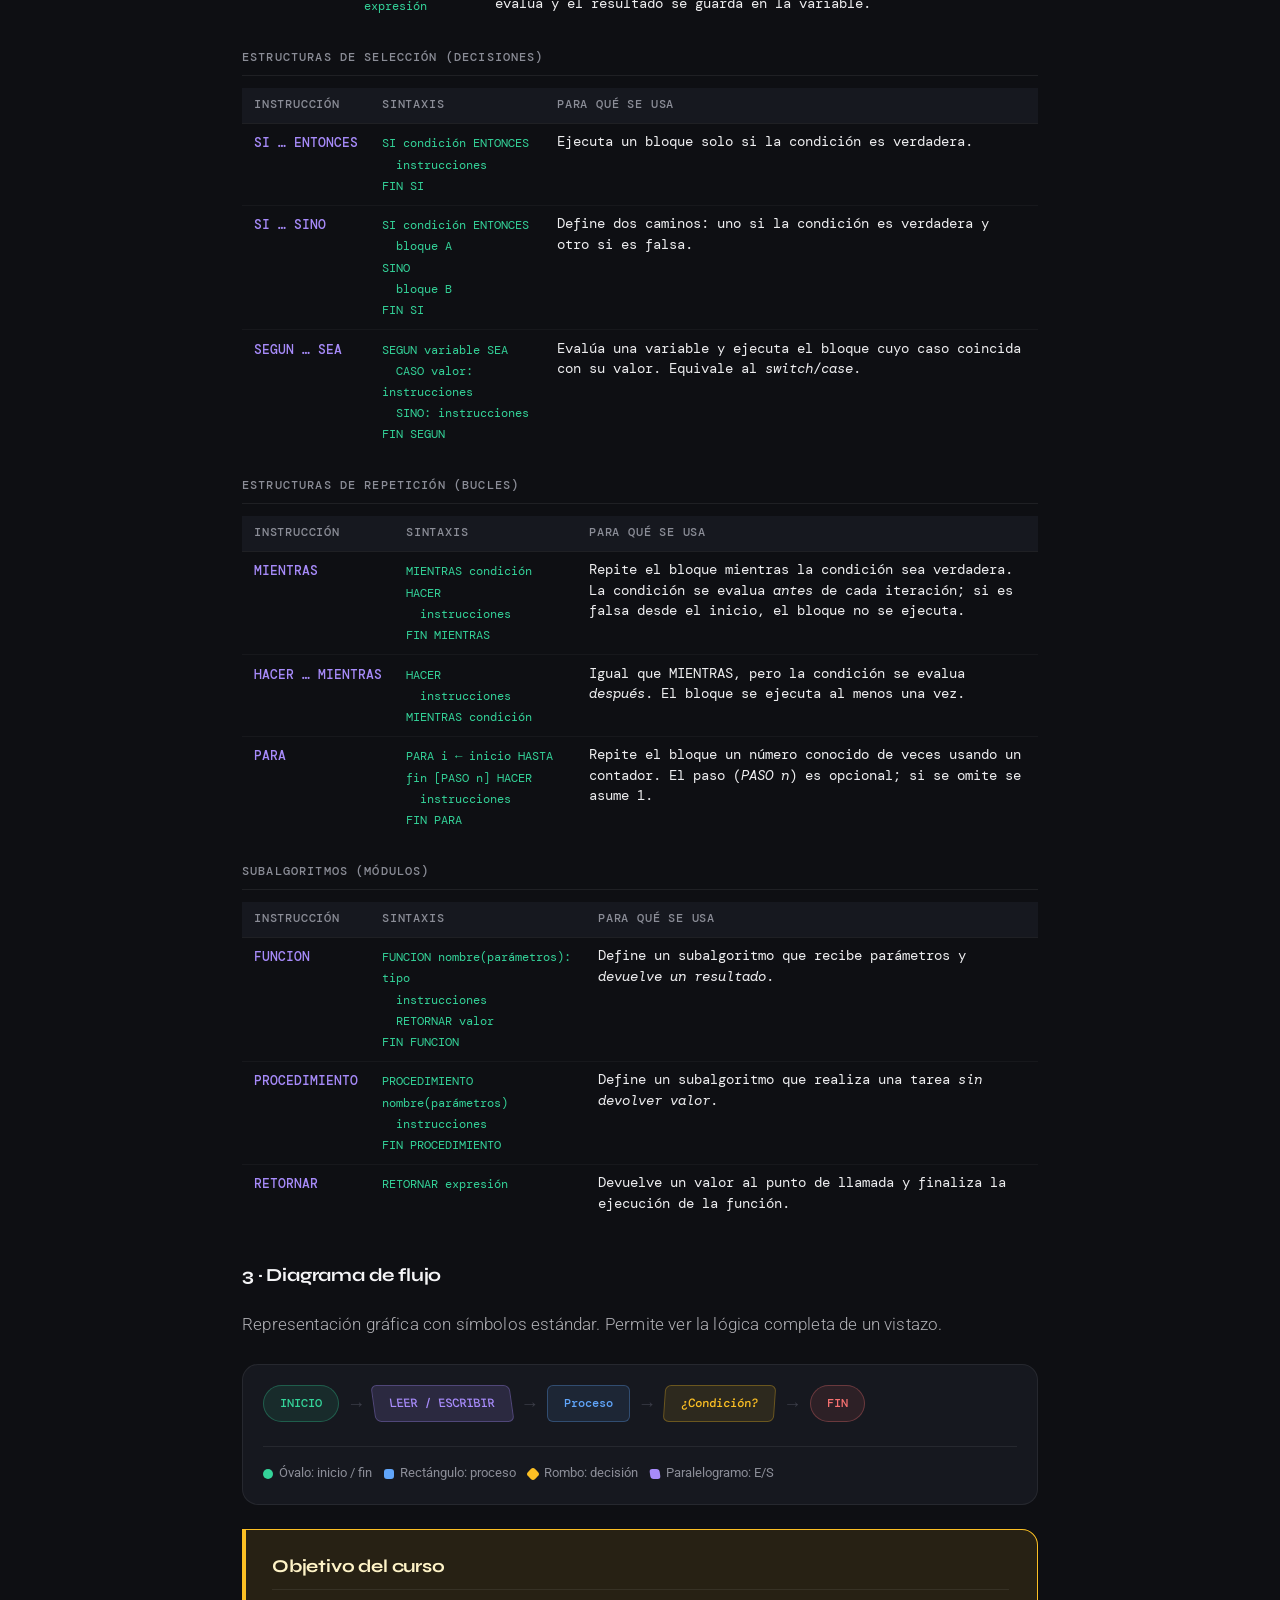
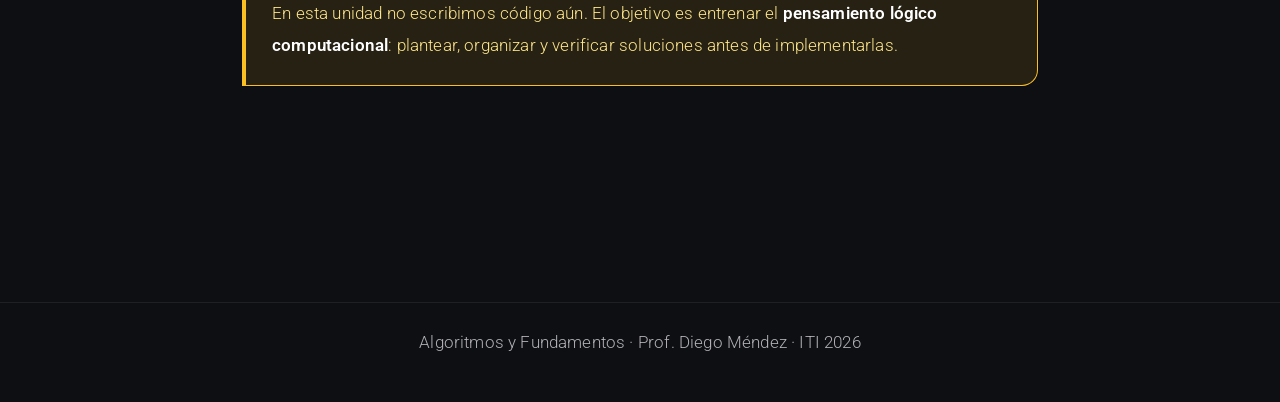
<file: pages/algoritmos-index.html>
<!DOCTYPE html>
<html lang="es">

<head>
  <meta charset="UTF-8">
  <meta name="viewport" content="width=device-width, initial-scale=1.0">
  <title>Algoritmos · Programación I</title>
  <link rel="preconnect" href="https://fonts.googleapis.com">
  <link href="https://fonts.googleapis.com/css2?family=Roboto:ital,wght@0,300;0,400;0,500;1,300&family=Syne:wght@400;500;600;700;800&family=DM+Mono:wght@400;500&display=swap" rel="stylesheet">
  <link rel="stylesheet" href="../css/main.css">
  
</head>

<body>

  <!-- Skip Link for Keyboard/Screen Reader Users -->
  <a href="#main-content" class="skip-link">Saltar al contenido principal</a>
  <a href="#nav-principal" class="skip-link">Saltar a la navegación</a>

  <header class="site-header" role="banner">
    <div class="logo">
      <div class="logo-icon" aria-hidden="true">λ</div>
      <div>
        <span>Algoritmos</span>
        <span class="logo-sub"> · Programación I · Prof. Diego Méndez · ITI 2026</span>
      </div>
    </div>
    <nav class="nav-tabs" role="tablist" aria-label="Navegación principal" id="nav-principal">
      <a class="nav-tab-link" href="../index.html" style="font-weight:600">← Inicio</a>
      <a class="nav-tab active" href="#teoria" role="tab" aria-selected="true" aria-controls="teoria">Teoría</a>
      <a class="nav-tab-link" href="variables.html">Variables →</a>
      <a class="nav-tab" href="#estructuras" role="tab" aria-selected="false" aria-controls="estructuras">Estructuras</a>
      <a class="nav-tab" href="#disenio" role="tab" aria-selected="false" aria-controls="disenio">Diseño</a>
      <a class="nav-tab" href="#ejercicios" role="tab" aria-selected="false" aria-controls="ejercicios">Ejercicios</a>
      <a class="nav-tab-link" href="tipos-de-datos.html">Tipos de Datos →</a>
    </nav>
  </header>

  <main class="main" id="main-content" role="main">

    <!-- ===== TEORÍA ===== -->
    <section id="teoria" class="section active">

      <div class="hero">
        <div class="hero-tag">Módulo 01 · Fundamentos</div>
        <h1>Algoritmos:<br>el corazón de la programación</h1>
        <p>Antes de escribir una línea de código, aprendemos a pensar. Un algoritmo es la solución antes de que exista el programa.</p>
      </div>

      <h2>¿Qué es un algoritmo?</h2>
      <p>Un <strong>algoritmo</strong> es un conjunto finito de instrucciones ordenadas, precisas y no ambiguas que permiten resolver un problema o realizar una tarea.</p>
      <div class="etymology">
        <p><strong>Etimología:</strong> La palabra deriva del matemático persa Al-Juarismi (siglo IX), cuya obra sentó las bases del cálculo sistemático. Antes de las computadoras, los algoritmos ya
          guíaban procesos matemáticos, geográficos e industriales.</p>
      </div>
      <p>Lo nuevo no es el concepto, sino la velocidad y precisión con que una máquina puede ejecutarlos.</p>

      <h3>Propiedades clave</h3>
      <div class="properties-grid">
        <div class="prop-card">
          <h4>Finito</h4>
          <p>Tiene un inicio y un fin definidos. No puede ejecutarse indefinidamente.</p>
        </div>
        <div class="prop-card">
          <h4>Ordenado</h4>
          <p>Cada instrucción sigue a la anterior en una secuencia específica.</p>
        </div>
        <div class="prop-card">
          <h4>Preciso</h4>
          <p>Cada paso debe ser claro y realizable sin ambigüedad.</p>
        </div>
        <div class="prop-card">
          <h4>Efectivo</h4>
          <p>Produce un resultado correcto para todas las entradas válidas.</p>
        </div>
      </div>

      <h3>Analogía: receta de cocina</h3>
      <p>Una receta es un algoritmo perfecto — tiene entradas, un proceso ordenado y una salida concreta.</p>
      <div class="analogy-grid">
        <div class="analogy-col analogy-input">
          <h4>Entradas</h4>
          <p>Ingredientes: harina, huevos, azúcar, manteca…</p>
        </div>
        <div class="analogy-col analogy-process">
          <h4>Proceso</h4>
          <p>Mezclar, hornear a 180 °C por 30 min, enfriar…</p>
        </div>
        <div class="analogy-col analogy-output">
          <h4>Salida</h4>
          <p>El plato terminado.</p>
        </div>
      </div>
      <p>Si saltás un paso o lo hacés en orden incorrecto, el resultado cambia o falla por completo — igual que en el código.</p>

      <h3>Breve historia</h3>
      <ul class="timeline">
        <li>
          <strong>Siglo IX — Al-Juarismi</strong>
          <p>Describe métodos sistemáticos para resolver ecuaciones. Su nombre latinizado da origen a la palabra “algoritmo”.</p>
        </li>
        <li>
          <strong>1843 — Ada Lovelace</strong>
          <p>Escribe el primer algoritmo diseñado para ejecutarse en una máquina, considerado el primer programa informático.</p>
        </li>
        <li>
          <strong>1936 — Alan Turing</strong>
          <p>Formaliza el concepto de computación con su modelo de máquina abstracta, base teórica de toda la informática moderna.</p>
        </li>
        <li>
          <strong>Hoy</strong>
          <p>Los algoritmos ejecutan millones de instrucciones por segundo en dispositivos que caben en un bolsillo.</p>
        </li>
      </ul>

      <h3>A ver si estás prestando atención...</h3>
      <p>¿Cuál de estas opciones NO es una propiedad de un algoritmo?</p>
      <div class="quiz" id="quiz">
        <ul class="quiz-options">
          <li><button data-correct="false" onclick="answerQuiz(this)">Es finito: tiene principio y fin.</button></li>
          <li><button data-correct="true" onclick="answerQuiz(this)">Puede repetirse infinitamente sin detenerse.</button></li>
          <li><button data-correct="false" onclick="answerQuiz(this)">Sus instrucciones son precisas y no ambiguas.</button></li>
          <li><button data-correct="false" onclick="answerQuiz(this)">Produce un resultado para entradas válidas.</button></li>
        </ul>
        <div class="quiz-feedback" id="quiz-feedback"></div>
      </div>

      <h2>¿Por qué estudiar algoritmos antes de programar?</h2>
      <p>La programación es solo el <em>lenguaje</em> en el que se escriben las instrucciones. El verdadero desafío es <strong>pensar la solución</strong>: descomponer un problema complejo en pasos
        simples, identificar qué información se necesita y qué se debe producir.</p>

      <h3>Con algoritmos vs. sin algoritmos</h3>
      <div class="why-compare">
        <div class="why-col why-col-bad">
          <div class="why-col-label">✗ Sin pensamiento algorítmico</div>
          <ul>
            <li>Código que “funciona a veces”</li>
            <li>Soluciones difíciles de entender o modificar</li>
            <li>Errores que aparecen sólo con ciertos datos</li>
            <li>Tiempo perdido depurando en lugar de diseñando</li>
          </ul>
        </div>
        <div class="why-col why-col-good">
          <div class="why-col-label">✓ Con pensamiento algorítmico</div>
          <ul>
            <li>Soluciones predecibles para cualquier entrada</li>
            <li>Código legible y fácil de mantener</li>
            <li>Errores detectados antes de escribir una línea</li>
            <li>Comunicación clara entre integrantes del equipo</li>
          </ul>
        </div>
      </div>

      <h3>Lo que realmente se entrena</h3>
      <div class="why-grid">
        <div class="why-card">
          <div class="why-card-icon">🔍</div>
          <div>
            <h4>Descomponer problemas</h4>
            <p>Partir un problema grande en subproblemas pequeños y manejables.</p>
          </div>
        </div>
        <div class="why-card">
          <div class="why-card-icon">📊</div>
          <div>
            <h4>Modelar datos</h4>
            <p>Identificar qué información entra, cómo se transforma y qué se produce.</p>
          </div>
        </div>
        <div class="why-card">
          <div class="why-card-icon">🛡️</div>
          <div>
            <h4>Anticipar errores</h4>
            <p>Pensar en casos límite y entradas inesperadas antes de codificar.</p>
          </div>
        </div>
        <div class="why-card">
          <div class="why-card-icon">💬</div>
          <div>
            <h4>Comunicar soluciones</h4>
            <p>Expresar la lógica con claridad a otras personas, independientemente del lenguaje.</p>
          </div>
        </div>
      </div>

      <blockquote class="blockquote-highlight">
        “Primero, resolvé el problema. Después, escribí el código.”
        <cite>— John Johnson, ingeniero de software (el meme huérfano más famoso de internet)</cite>
      </blockquote>

      <h2>Formas de representar un algoritmo</h2>

      <h3>1 · Lenguaje natural</h3>
      <p>Se describe el algoritmo con palabras cotidianas. Es fácil de entender pero puede ser ambiguo.</p>
      <div class="highlight">"Pedirle al usuario su edad. Si tiene 18 o más, mostrar 'Mayor de edad'. Si no, mostrar 'Menor de edad'."</div>

      <h3>2 · Pseudocódigo</h3>
      <p>Lenguaje intermedio entre el idioma natural y la programación. Sigue reglas lógicas estrictas pero sin sintaxis de ningún lenguaje real.</p>
      <div class="code-block" id="cb-edad"></div>

      <h4 style="margin: 1.5rem 0 0.25rem; font-size: 0.95rem;">Referencia de instrucciones</h4>
      <p style="margin-bottom: 0.75rem;">Estas son todas las palabras clave que forman el pseudocódigo utilizado en el curso:</p>

      <div class="pseudo-ref">

        <!-- ESTRUCTURA DEL PROGRAMA -->
        <div>
          <div class="pseudo-group-title">Estructura del programa</div>
          <table class="pseudo-table">
            <thead>
              <tr>
                <th>Instrucción</th>
                <th>Sintaxis</th>
                <th>Para qué se usa</th>
              </tr>
            </thead>
            <tbody>
              <tr>
                <td><span class="pseudo-kw">INICIO</span></td>
                <td><span class="pseudo-syntax">INICIO</span></td>
                <td class="pseudo-desc">Marca el comienzo del algoritmo.</td>
              </tr>
              <tr>
                <td><span class="pseudo-kw">FIN</span></td>
                <td><span class="pseudo-syntax">FIN</span></td>
                <td class="pseudo-desc">Marca el final del algoritmo. Todo lo que está entre INICIO y FIN es el cuerpo.</td>
              </tr>
            </tbody>
          </table>
        </div>

        <!-- ENTRADA / SALIDA -->
        <div>
          <div class="pseudo-group-title">Entrada y salida de datos</div>
          <table class="pseudo-table">
            <thead>
              <tr>
                <th>Instrucción</th>
                <th>Sintaxis</th>
                <th>Para qué se usa</th>
              </tr>
            </thead>
            <tbody>
              <tr>
                <td><span class="pseudo-kw">LEER</span></td>
                <td><span class="pseudo-syntax">LEER variable</span></td>
                <td class="pseudo-desc">Lee un valor ingresado por el usuario y lo guarda en una variable.</td>
              </tr>
              <tr>
                <td><span class="pseudo-kw">ESCRIBIR</span></td>
                <td><span class="pseudo-syntax">ESCRIBIR "texto" / variable</span></td>
                <td class="pseudo-desc">Muestra un mensaje o el valor de una variable en pantalla.</td>
              </tr>
            </tbody>
          </table>
        </div>

        <!-- ASIGNACIÓN -->
        <div>
          <div class="pseudo-group-title">Asignación de variables</div>
          <table class="pseudo-table">
            <thead>
              <tr>
                <th>Instrucción</th>
                <th>Sintaxis</th>
                <th>Para qué se usa</th>
              </tr>
            </thead>
            <tbody>
              <tr>
                <td><span class="pseudo-kw">← o =</span></td>
                <td><span class="pseudo-syntax">variable ← expresión</span></td>
                <td class="pseudo-desc">Asigna un valor a una variable. La expresión de la derecha se evalúa y el resultado se guarda en la variable.</td>
              </tr>
            </tbody>
          </table>
        </div>

        <!-- SELECCIÓN -->
        <div>
          <div class="pseudo-group-title">Estructuras de selección (decisiones)</div>
          <table class="pseudo-table">
            <thead>
              <tr>
                <th>Instrucción</th>
                <th>Sintaxis</th>
                <th>Para qué se usa</th>
              </tr>
            </thead>
            <tbody>
              <tr>
                <td><span class="pseudo-kw">SI … ENTONCES</span></td>
                <td><span class="pseudo-syntax">SI condición ENTONCES<br>&nbsp;&nbsp;instrucciones<br>FIN SI</span></td>
                <td class="pseudo-desc">Ejecuta un bloque solo si la condición es verdadera.</td>
              </tr>
              <tr>
                <td><span class="pseudo-kw">SI … SINO</span></td>
                <td><span class="pseudo-syntax">SI condición ENTONCES<br>&nbsp;&nbsp;bloque A<br>SINO<br>&nbsp;&nbsp;bloque B<br>FIN SI</span></td>
                <td class="pseudo-desc">Define dos caminos: uno si la condición es verdadera y otro si es falsa.</td>
              </tr>
              <tr>
                <td><span class="pseudo-kw">SEGUN … SEA</span></td>
                <td><span class="pseudo-syntax">SEGUN variable SEA<br>&nbsp;&nbsp;CASO valor: instrucciones<br>&nbsp;&nbsp;SINO: instrucciones<br>FIN SEGUN</span></td>
                <td class="pseudo-desc">Evalúa una variable y ejecuta el bloque cuyo caso coincida con su valor. Equivale al <em>switch/case</em>.</td>
              </tr>
            </tbody>
          </table>
        </div>

        <!-- REPETICIÓN -->
        <div>
          <div class="pseudo-group-title">Estructuras de repetición (bucles)</div>
          <table class="pseudo-table">
            <thead>
              <tr>
                <th>Instrucción</th>
                <th>Sintaxis</th>
                <th>Para qué se usa</th>
              </tr>
            </thead>
            <tbody>
              <tr>
                <td><span class="pseudo-kw">MIENTRAS</span></td>
                <td><span class="pseudo-syntax">MIENTRAS condición HACER<br>&nbsp;&nbsp;instrucciones<br>FIN MIENTRAS</span></td>
                <td class="pseudo-desc">Repite el bloque mientras la condición sea verdadera. La condición se evalua <em>antes</em> de cada iteración; si es falsa desde el inicio, el bloque no se
                  ejecuta.</td>
              </tr>
              <tr>
                <td><span class="pseudo-kw">HACER … MIENTRAS</span></td>
                <td><span class="pseudo-syntax">HACER<br>&nbsp;&nbsp;instrucciones<br>MIENTRAS condición</span></td>
                <td class="pseudo-desc">Igual que MIENTRAS, pero la condición se evalua <em>después</em>. El bloque se ejecuta al menos una vez.</td>
              </tr>
              <tr>
                <td><span class="pseudo-kw">PARA</span></td>
                <td><span class="pseudo-syntax">PARA i ← inicio HASTA fin [PASO n] HACER<br>&nbsp;&nbsp;instrucciones<br>FIN PARA</span></td>
                <td class="pseudo-desc">Repite el bloque un número conocido de veces usando un contador. El paso (<em>PASO n</em>) es opcional; si se omite se asume 1.</td>
              </tr>
            </tbody>
          </table>
        </div>

        <!-- SUBALGORITMOS -->
        <div>
          <div class="pseudo-group-title">Subalgoritmos (módulos)</div>
          <table class="pseudo-table">
            <thead>
              <tr>
                <th>Instrucción</th>
                <th>Sintaxis</th>
                <th>Para qué se usa</th>
              </tr>
            </thead>
            <tbody>
              <tr>
                <td><span class="pseudo-kw">FUNCION</span></td>
                <td><span class="pseudo-syntax">FUNCION nombre(parámetros): tipo<br>&nbsp;&nbsp;instrucciones<br>&nbsp;&nbsp;RETORNAR valor<br>FIN FUNCION</span></td>
                <td class="pseudo-desc">Define un subalgoritmo que recibe parámetros y <em>devuelve un resultado</em>.</td>
              </tr>
              <tr>
                <td><span class="pseudo-kw">PROCEDIMIENTO</span></td>
                <td><span class="pseudo-syntax">PROCEDIMIENTO nombre(parámetros)<br>&nbsp;&nbsp;instrucciones<br>FIN PROCEDIMIENTO</span></td>
                <td class="pseudo-desc">Define un subalgoritmo que realiza una tarea <em>sin devolver valor</em>.</td>
              </tr>
              <tr>
                <td><span class="pseudo-kw">RETORNAR</span></td>
                <td><span class="pseudo-syntax">RETORNAR expresión</span></td>
                <td class="pseudo-desc">Devuelve un valor al punto de llamada y finaliza la ejecución de la función.</td>
              </tr>
            </tbody>
          </table>
        </div>

      </div>

      <h3>3 · Diagrama de flujo</h3>
      <p>Representación gráfica con símbolos estándar. Permite ver la lógica completa de un vistazo.</p>

      <div class="flow-row">
        <div class="flow-node start">INICIO</div>
        <span class="flow-arrow">→</span>
        <div class="flow-node io">LEER / ESCRIBIR</div>
        <span class="flow-arrow">→</span>
        <div class="flow-node proc">Proceso</div>
        <span class="flow-arrow">→</span>
        <div class="flow-node dec">¿Condición?</div>
        <span class="flow-arrow">→</span>
        <div class="flow-node end">FIN</div>
        <div class="flow-legend">
          <div class="flow-legend-item">
            <div class="flow-legend-dot" style="background:var(--teal);border-radius:50%"></div>Óvalo: inicio / fin
          </div>
          <div class="flow-legend-item">
            <div class="flow-legend-dot" style="background:var(--blue)"></div>Rectángulo: proceso
          </div>
          <div class="flow-legend-item">
            <div class="flow-legend-dot" style="background:var(--amber);transform:rotate(45deg)"></div>Rombo: decisión
          </div>
          <div class="flow-legend-item">
            <div class="flow-legend-dot" style="background:var(--accent);transform:skewX(8deg)"></div>Paralelogramo: E/S
          </div>
        </div>
      </div>

      <div class="card card-accent amber">
        <h3>Objetivo del curso</h3>
        <p>En esta unidad no escribimos código aún. El objetivo es entrenar el <strong>pensamiento lógico computacional</strong>: plantear, organizar y verificar soluciones antes de
          implementarlas.</p>
      </div>

    </section>

    <!-- ===== ESTRUCTURAS ===== -->
    <section id="estructuras" class="section">

      <div class="hero">
        <div class="hero-tag">Módulo 02 · Control</div>
        <h1>Estructuras de control<br>y tipos de datos</h1>
        <p>En la década de 1960 surgió la "crisis del software": los programas se volvían cada vez más difíciles de leer, probar y mantener.</p>
      </div>

      <!-- ── TEOREMA DE BÖHM-JACOPINI ── -->
      <div style="background: var(--surface2); border: 1px solid var(--border); border-left: 4px solid var(--accent); padding: 1.5rem 1.75rem; border-radius: 8px; margin-bottom: 3.5rem;">
        <h3 style="margin-top: 0; font-size: 1.15rem; color: var(--accent); margin-bottom: 0.75rem;">
          Teorema de Böhm-Jacopini (1966)
        </h3>
        <p style="font-size: 0.95rem; line-height: 1.6; color: var(--text); margin-bottom: 1rem;">
          Antes de este teorema, se creía necesario abusar de instrucciones de salto incondicional (como el <code>GOTO</code>) para resolver problemas complejos, lo que generaba un flujo de ejecución
          caótico e impredecible conocido como <strong>"código espagueti"</strong>.
        </p>
        <p style="font-size: 0.95rem; line-height: 1.6; color: var(--text); margin-bottom: 1.5rem;">
          Los matemáticos Corrado Böhm y Giuseppe Jacopini demostraron que <strong>cualquier algoritmo computable</strong>, sin importar su tamaño o complejidad, puede ser expresado utilizando
          únicamente la combinación sistemática de tres bloques lógicos elementales. Este descubrimiento sentó las bases de toda la programación estructurada moderna.
        </p>
        <div style="display: flex; gap: 0.75rem; flex-wrap: wrap;">
          <span
            style="font-family: 'DM Mono', monospace; font-size: 0.85rem; background: var(--surface); padding: 0.4rem 0.8rem; border-radius: 6px; border: 1px solid var(--teal); color: var(--teal);">1.
            Secuencia</span>
          <span
            style="font-family: 'DM Mono', monospace; font-size: 0.85rem; background: var(--surface); padding: 0.4rem 0.8rem; border-radius: 6px; border: 1px solid var(--amber); color: var(--amber);">2.
            Selección</span>
          <span
            style="font-family: 'DM Mono', monospace; font-size: 0.85rem; background: var(--surface); padding: 0.4rem 0.8rem; border-radius: 6px; border: 1px solid var(--coral); color: var(--coral);">3.
            Repetición</span>
        </div>
      </div>

      <h2>Las tres estructuras de control</h2>

      <div class="card card-accent teal">
        <h3>1 · Secuencia</h3>
        <p>Las instrucciones se ejecutan <strong>una tras otra</strong>, en orden estricto de arriba hacia abajo. Es la estructura más simple y la base de todo algoritmo.</p>
        <p><strong>Ejemplo:</strong> calcular el área de un rectángulo.</p>
      </div>
      <div class="code-block" id="cb-area"></div>

      <!-- ===== SANDBOX DE SECUENCIAS ===== -->
      <br>
      <div class="sandbox">
        <div class="sandbox-header">
          <div class="sandbox-dot"></div>
          <span class="sandbox-title">Intérprete de secuencias</span>
          <button class="sandbox-clear-btn" onclick="clearSandboxPseint('seq-sandbox-code', 'seq-sandbox-output')">limpiar</button>
        </div>
        <div class="sandbox-body">
          <div class="sandbox-input-area">
            <div class="sandbox-label">// código</div>
            <textarea class="sandbox-editor" id="seq-sandbox-code" spellcheck="false" rows="7">INICIO
  LEER base
  LEER altura
  area ← base * altura
  ESCRIBIR "Área =", area
FIN</textarea>
            <button class="sandbox-run" onclick="runSandboxPseint('seq-sandbox-code', 'seq-sandbox-output')">▶ Ejecutar</button>
          </div>
          <div class="sandbox-output-area">
            <div class="sandbox-label">// salida</div>
            <div class="sandbox-output" id="seq-sandbox-output" style="min-height: 140px;">
              <span style="color:var(--faint);font-size:0.8rem;">La salida aparecerá aquí...</span>
            </div>
          </div>
        </div>
      </div>
      <br>

      <div class="card card-accent amber">
        <h3>2 · Selección (decisión / condicional)</h3>
        <p>Permite que el algoritmo tome <strong>caminos distintos</strong> según una condición booleana.</p>
        <ul>
          <li><strong>SI-ENTONCES (if):</strong> solo actúa si la condición es verdadera.</li>
          <li><strong>SI-ENTONCES-SINO (if-else):</strong> un camino para verdadero, otro para falso.</li>
          <li><strong>SI múltiple (switch/case):</strong> evalúa varios valores posibles de una variable.</li>
        </ul>
      </div>
      <div class="code-block" id="cb-temp"></div>

      <!-- ===== SANDBOX DE SELECCIÓN ===== -->
      <br>
      <div class="sandbox">
        <div class="sandbox-header">
          <div class="sandbox-dot"></div>
          <span class="sandbox-title">Intérprete de condicionales</span>
          <button class="sandbox-clear-btn" onclick="clearSandboxPseint('cond-sandbox-code', 'cond-sandbox-output')">limpiar</button>
        </div>
        <div class="sandbox-body">
          <div class="sandbox-input-area">
            <div class="sandbox-label">// código</div>
            <textarea class="sandbox-editor" id="cond-sandbox-code" spellcheck="false" rows="8">INICIO
  temperatura ← 32
  SI temperatura > 30 ENTONCES
    ESCRIBIR "Hace calor"
  SINO
    ESCRIBIR "Temperatura normal"
  FIN SI
FIN</textarea>
            <button class="sandbox-run" onclick="runSandboxPseint('cond-sandbox-code', 'cond-sandbox-output')">▶ Ejecutar</button>
          </div>
          <div class="sandbox-output-area">
            <div class="sandbox-label">// salida</div>
            <div class="sandbox-output" id="cond-sandbox-output" style="min-height: 140px;">
              <span style="color:var(--faint);font-size:0.8rem;">La salida aparecerá aquí...</span>
            </div>
          </div>
        </div>
      </div>
      <br>

      <div class="card card-accent coral">
        <h3>3 · Repetición (bucles / iteración)</h3>
        <p>Ejecuta un bloque de instrucciones <strong>múltiples veces</strong>. Existen tres variantes:</p>
        <ul>
          <li><strong>MIENTRAS (while):</strong> repite mientras la condición sea verdadera. Se evalúa antes de ejecutar.</li>
          <li><strong>HACER-MIENTRAS (do-while):</strong> ejecuta al menos una vez, luego evalúa.</li>
          <li><strong>PARA (for):</strong> repite un número conocido de veces usando un contador.</li>
        </ul>
        <p><strong>Clave:</strong> todo bucle debe tener una condición de salida. Sin ella → bucle infinito.</p>
      </div>
      <div class="code-block" id="cb-bucle"></div>

      <!-- ===== SANDBOX DE REPETICIÓN ===== -->
      <br>
      <div class="sandbox">
        <div class="sandbox-header">
          <div class="sandbox-dot"></div>
          <span class="sandbox-title">Intérprete de bucles</span>
          <button class="sandbox-clear-btn" onclick="clearSandboxPseint('loop-sandbox-code', 'loop-sandbox-output')">limpiar</button>
        </div>
        <div class="sandbox-body">
          <div class="sandbox-input-area">
            <div class="sandbox-label">// código</div>
            <textarea class="sandbox-editor" id="loop-sandbox-code" spellcheck="false" rows="12">INICIO
  intentos ← 0
  MIENTRAS intentos < 3 HACER
    ESCRIBIR "Intento número ", intentos
    intentos ← intentos + 1
  FIN MIENTRAS

  PARA i ← 1 HASTA 5 HACER
    ESCRIBIR i, " al cuadrado = ", i * i
  FIN PARA
FIN</textarea>
            <button class="sandbox-run" onclick="runSandboxPseint('loop-sandbox-code', 'loop-sandbox-output')">▶ Ejecutar</button>
          </div>
          <div class="sandbox-output-area">
            <div class="sandbox-label">// salida</div>
            <div class="sandbox-output" id="loop-sandbox-output" style="min-height: 140px;">
              <span style="color:var(--faint);font-size:0.8rem;">La salida aparecerá aquí...</span>
            </div>
          </div>
        </div>
      </div>
      <br>

      <div class="divider"></div>

      <h2>Modularidad (subalgoritmos)</h2>
      <p>Un <strong>subalgoritmo</strong> (o módulo) resuelve una subtarea específica y puede ser reutilizado. Equivale a lo que en programación se llama <strong>función o procedimiento</strong>.</p>

      <div class="card card-accent blue">
        <h3>Ventajas de dividir en módulos</h3>
        <ul>
          <li>Facilita la lectura y comprensión del algoritmo completo</li>
          <li>Permite reutilizar partes sin reescribirlas</li>
          <li>Simplifica la detección y corrección de errores</li>
          <li>Hace más fácil modificar o ampliar el algoritmo</li>
        </ul>
      </div>

    </section>

    <!-- ===== DISEÑO ===== -->
    <section id="disenio" class="section">

      <div class="hero">
        <div class="hero-tag">Módulo 03 · Metodología</div>
        <h1>Diseño y verificación<br>de algoritmos</h1>
        <p>Diseñar bien es más valioso que programar rápido. Un buen diseño previene errores, facilita el mantenimiento y comunica la intención con claridad.</p>
      </div>

      <h2>Metodología de resolución</h2>
      <div class="steps">
        <div class="step">
          <div class="step-num">1</div>
          <div class="step-content">
            <h3>Análisis del problema (Abstracción)</h3>
            <p>Antes de pensar en código, es crucial aplicar <strong>abstracción</strong>: aislar y extraer únicamente la información relevante para solucionar tu problema, ignorando el "ruido".
              Implica definir rigurosamente las <em>entradas</em> (los datos con los que cuentas), las <em>salidas</em> esperadas (los resultados) y delimitar todas las restricciones operativas que
              el algoritmo debe respetar rigurosamente.</p>
          </div>
        </div>
        <div class="step">
          <div class="step-num">2</div>
          <div class="step-content">
            <h3>Diseño Lógico (Divide y Vencerás)</h3>
            <p>La mente no puede procesar un sistema complejo de golpe. Valiéndote del enfoque <strong>Top-Down</strong>, descomponés el desafío principal en sub-problemas fácilmente
              atacables. Al plasmarlo en pseudocódigo, te liberás de preocuparte por la rigidez sintáctica de un lenguaje específico y te concentrás puramente en idear la
              solución y el flujo exacto de los datos.</p>
          </div>
        </div>
        <div class="step">
          <div class="step-num">3</div>
          <div class="step-content">
            <h3>Prueba de Escritorio (Tracing)</h3>
            <p>Se trata de abandonar las asunciones humanas y <strong>convertirse literalmente en el procesador</strong>. Ejecutás tus instrucciones una por una, de forma y mecánica e incuestionable,
              manteniendo un registro estricto en una tabla del estado de cada variable tras cada paso. Es la única técnica infalible para detectar errores "invisibles", como bucles que nunca terminan
              o contadores
              defasados (<em>off-by-one errors</em>).</p>
          </div>
        </div>
        <div class="step">
          <div class="step-num">4</div>
          <div class="step-content">
            <h3>Refinamiento y Casos Extremos</h3>
            <p>Un algoritmo no está terminado cuando funciona "la mayoría de las veces". En esta fase practicás la <strong>programación defensiva</strong> interrumpiendo el flujo optimista para
              contemplar los peores escenarios: ¿qué ocurre si el usuario ingresa un dato vacío o incorrecto, un valor de un tipo no soportado, o valores negativos lógicamente absurdos? Además,
              optimizás operaciones redundantes para minimizar el
              costo computacional final.</p>
          </div>
        </div>
      </div>

      <h2>Ejemplo de prueba de escritorio</h2>
      <p>Algoritmo que suma los números del 1 al 5:</p>

      <div class="code-block" id="cb-suma"></div>

      <div class="card">
        <h3>Tabla de seguimiento</h3>
        <div class="table-wrap">
          <table>
            <thead>
              <tr>
                <th>Iteración</th>
                <th>i</th>
                <th>suma</th>
                <th>i ≤ 5?</th>
              </tr>
            </thead>
            <tbody>
              <tr>
                <td>Inicio</td>
                <td class="num">1</td>
                <td class="num">0</td>
                <td>—</td>
              </tr>
              <tr>
                <td>1ª</td>
                <td class="num">2</td>
                <td class="num">1</td>
                <td class="yes">Sí</td>
              </tr>
              <tr>
                <td>2ª</td>
                <td class="num">3</td>
                <td class="num">3</td>
                <td class="yes">Sí</td>
              </tr>
              <tr>
                <td>3ª</td>
                <td class="num">4</td>
                <td class="num">6</td>
                <td class="yes">Sí</td>
              </tr>
              <tr>
                <td>4ª</td>
                <td class="num">5</td>
                <td class="num">10</td>
                <td class="yes">Sí</td>
              </tr>
              <tr>
                <td>5ª</td>
                <td class="num">6</td>
                <td class="num">15</td>
                <td class="no">No → Sale</td>
              </tr>
            </tbody>
          </table>
        </div>
      </div>

      <h2>Errores comunes en algoritmos</h2>

      <div class="card card-accent coral">
        <ul>
          <li><strong>Bucle infinito:</strong> la condición de salida nunca se vuelve falsa. El algoritmo no termina nunca.</li>
          <li><strong>Variable no inicializada:</strong> usar una variable sin asignarle un valor previo. Resultado impredecible.</li>
          <li><strong>Error off-by-one:</strong> contar una vez de más o de menos. Muy frecuente en bucles PARA.</li>
          <li><strong>División por cero:</strong> no verificar que el divisor sea distinto de cero antes de dividir.</li>
          <li><strong>Condición mal planteada:</strong> usar &lt; cuando debería ser ≤, o viceversa.</li>
          <li><strong>Algoritmo incompleto:</strong> no contemplar todos los casos posibles de la entrada.</li>
        </ul>
      </div>

      <h2>Glosario esencial</h2>
      <div class="props-grid">
        <div class="prop-card">
          <div class="prop-label">Algoritmo</div>
          <div class="prop-value">Secuencia finita y precisa de instrucciones</div>
        </div>
        <div class="prop-card">
          <div class="prop-label">Variable</div>
          <div class="prop-value">Espacio de memoria con nombre y valor</div>
        </div>
        <div class="prop-card">
          <div class="prop-label">Constante</div>
          <div class="prop-value">Valor fijo que no cambia en la ejecución</div>
        </div>
        <div class="prop-card">
          <div class="prop-label">Expresión</div>
          <div class="prop-value">Combinación de valores y operadores</div>
        </div>
        <div class="prop-card">
          <div class="prop-label">Condición</div>
          <div class="prop-value">Expresión que resulta Verdadero o Falso</div>
        </div>
        <div class="prop-card">
          <div class="prop-label">Iteración</div>
          <div class="prop-value">Una pasada completa por el cuerpo de un bucle</div>
        </div>
        <div class="prop-card">
          <div class="prop-label">Acumulador</div>
          <div class="prop-value">Variable que suma/multiplica valores sucesivos</div>
        </div>
        <div class="prop-card">
          <div class="prop-label">Contador</div>
          <div class="prop-value">Variable que se incrementa de a 1</div>
        </div>
        <div class="prop-card">
          <div class="prop-label">Bandera (flag)</div>
          <div class="prop-value">Variable booleana que indica un estado</div>
        </div>
      </div>

    </section>

    <!-- ===== EJERCICIOS ===== -->
    <section id="ejercicios" class="section">

      <div class="hero">
        <div class="hero-tag">20 Ejercicios · Sin código</div>
        <h1>Práctica de pensamiento<br>lógico computacional</h1>
        <p>Resolvé cada ejercicio en pseudocódigo o lenguaje natural. Usá el área de trabajo para escribir tu solución directamente acá. Tus respuestas se guardan en el navegador.</p>
      </div>

      <div class="ex-stats" role="group" aria-label="Estadísticas de ejercicios">
        <div class="ex-stat"><span class="ex-stat-n" id="cnt-total">20</span><span class="ex-stat-l">ejercicios</span></div>
        <div class="ex-stat"><span class="ex-stat-n" id="cnt-done" aria-live="polite" aria-atomic="true">0</span><span class="ex-stat-l">completados</span></div>
        <div class="ex-stat"><span class="ex-stat-n" id="cnt-pct" aria-live="polite" aria-atomic="true">0%</span><span class="ex-stat-l">progreso</span></div>
      </div>
      <div class="progress-wrap" role="progressbar" aria-valuenow="0" aria-valuemin="0" aria-valuemax="100" aria-label="Progreso de ejercicios">
        <div class="progress-fill" id="prog-fill" style="width:0%"></div>
      </div>

      <div class="filter-row" role="group" aria-label="Filtrar ejercicios por nivel">
        <button class="filter-btn active" onclick="filterEx('todos',this)" aria-pressed="true">Todos (20)</button>
        <button class="filter-btn" onclick="filterEx('Básico',this)" aria-pressed="false">Básico (6)</button>
        <button class="filter-btn" onclick="filterEx('Intermedio',this)" aria-pressed="false">Intermedio (9)</button>
        <button class="filter-btn" onclick="filterEx('Avanzado',this)" aria-pressed="false">Avanzado (5)</button>
      </div>

      <div class="ex-list" id="ex-list" aria-live="polite" aria-relevant="additions removals"></div>

      <div class="divider"></div>

      <!-- ===== SOLUCIONES ===== -->
      <div id="soluciones">
        <div class="hero" style="margin-top: 4rem;">
          <div class="hero-tag">Soluciones</div>
          <h2>Resolución paso a paso</h2>
          <p>Aquí encontrarás posibles soluciones en pseudocódigo para los ejercicios planteados. Recordá que en programación no hay una única respuesta correcta, pero estas soluciones te pueden servir como guía.</p>
        </div>

        <div class="sol-list" id="sol-list"></div>
      </div>

    </section>

  </main>

  <!-- Overlay for mobile menu -->
  <div class="nav-overlay" id="nav-overlay" aria-hidden="true"></div>

  <!-- Hamburger menu button -->
  <button class="hamburger-btn" id="hamburger-btn" aria-label="Abrir menú de navegación" aria-expanded="false" aria-controls="mobile-nav">
    <span class="hamburger-line"></span>
    <span class="hamburger-line"></span>
    <span class="hamburger-line"></span>
  </button>



  <!-- Mobile navigation drawer -->
  <nav class="mobile-nav" id="mobile-nav" role="dialog" aria-label="Navegación móvil" aria-modal="true">
    <div class="mobile-nav-header">
      <span class="mobile-nav-title">Menú</span>
      <button class="mobile-nav-close" id="mobile-nav-close" aria-label="Cerrar menú">
        <svg xmlns="http://www.w3.org/2000/svg" width="24" height="24" viewBox="0 0 24 24" fill="none" stroke="currentColor" stroke-width="2" stroke-linecap="round" stroke-linejoin="round">
          <line x1="18" y1="6" x2="6" y2="18"></line>
          <line x1="6" y1="6" x2="18" y2="18"></line>
        </svg>
      </button>
    </div>
    <a class="nav-tab-link" href="../index.html">← Inicio</a>
    <a class="nav-tab active" href="#teoria" role="tab">Teoría</a>
    <a class="nav-tab-link" href="variables.html">Variables →</a>
    <a class="nav-tab" href="#estructuras" role="tab">Estructuras</a>
    <a class="nav-tab" href="#disenio" role="tab">Diseño</a>
    <a class="nav-tab" href="#ejercicios" role="tab">Ejercicios</a>
    <a class="nav-tab-link" href="tipos-de-datos.html">Tipos de Datos →</a>
  </nav>

  <!-- State Manager for unified progress tracking -->  <!-- UI Utilities for loading states and toasts -->  
  <!-- ── FOOTER ── -->
  <footer class="page-footer">
    <p>Algoritmos y Fundamentos &middot; Prof. Diego Méndez &middot; ITI 2026</p>
  </footer>  <script src="../js/core/state-manager.js"></script>
  <script src="../js/utils/ui-utils.js"></script>
  <script src="../js/utils/copy-code.js"></script>
  <script src="../js/components/modals-quiz.js"></script>
  <script src="../js/components/sandbox-interpreter.js"></script>
  <script src="../js/pages/algoritmos.js"></script>
</body>

</html>
</file>
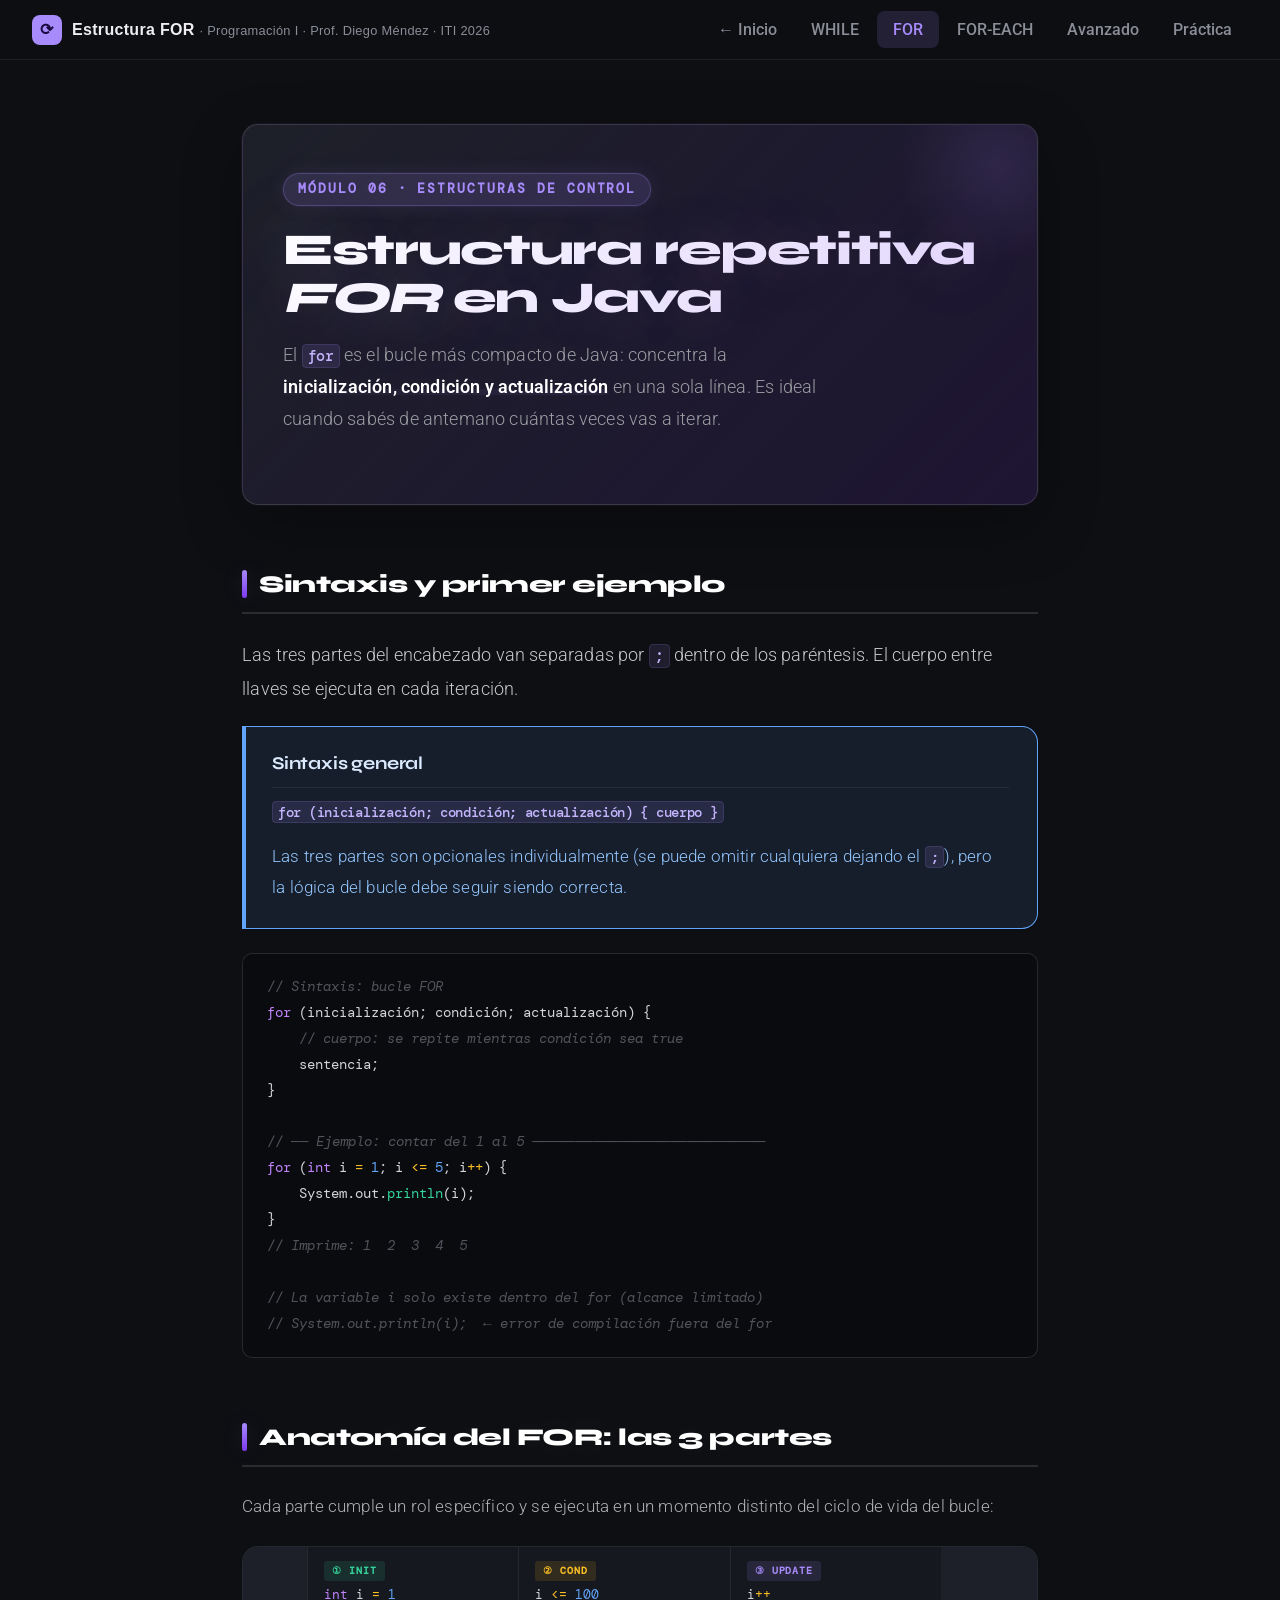
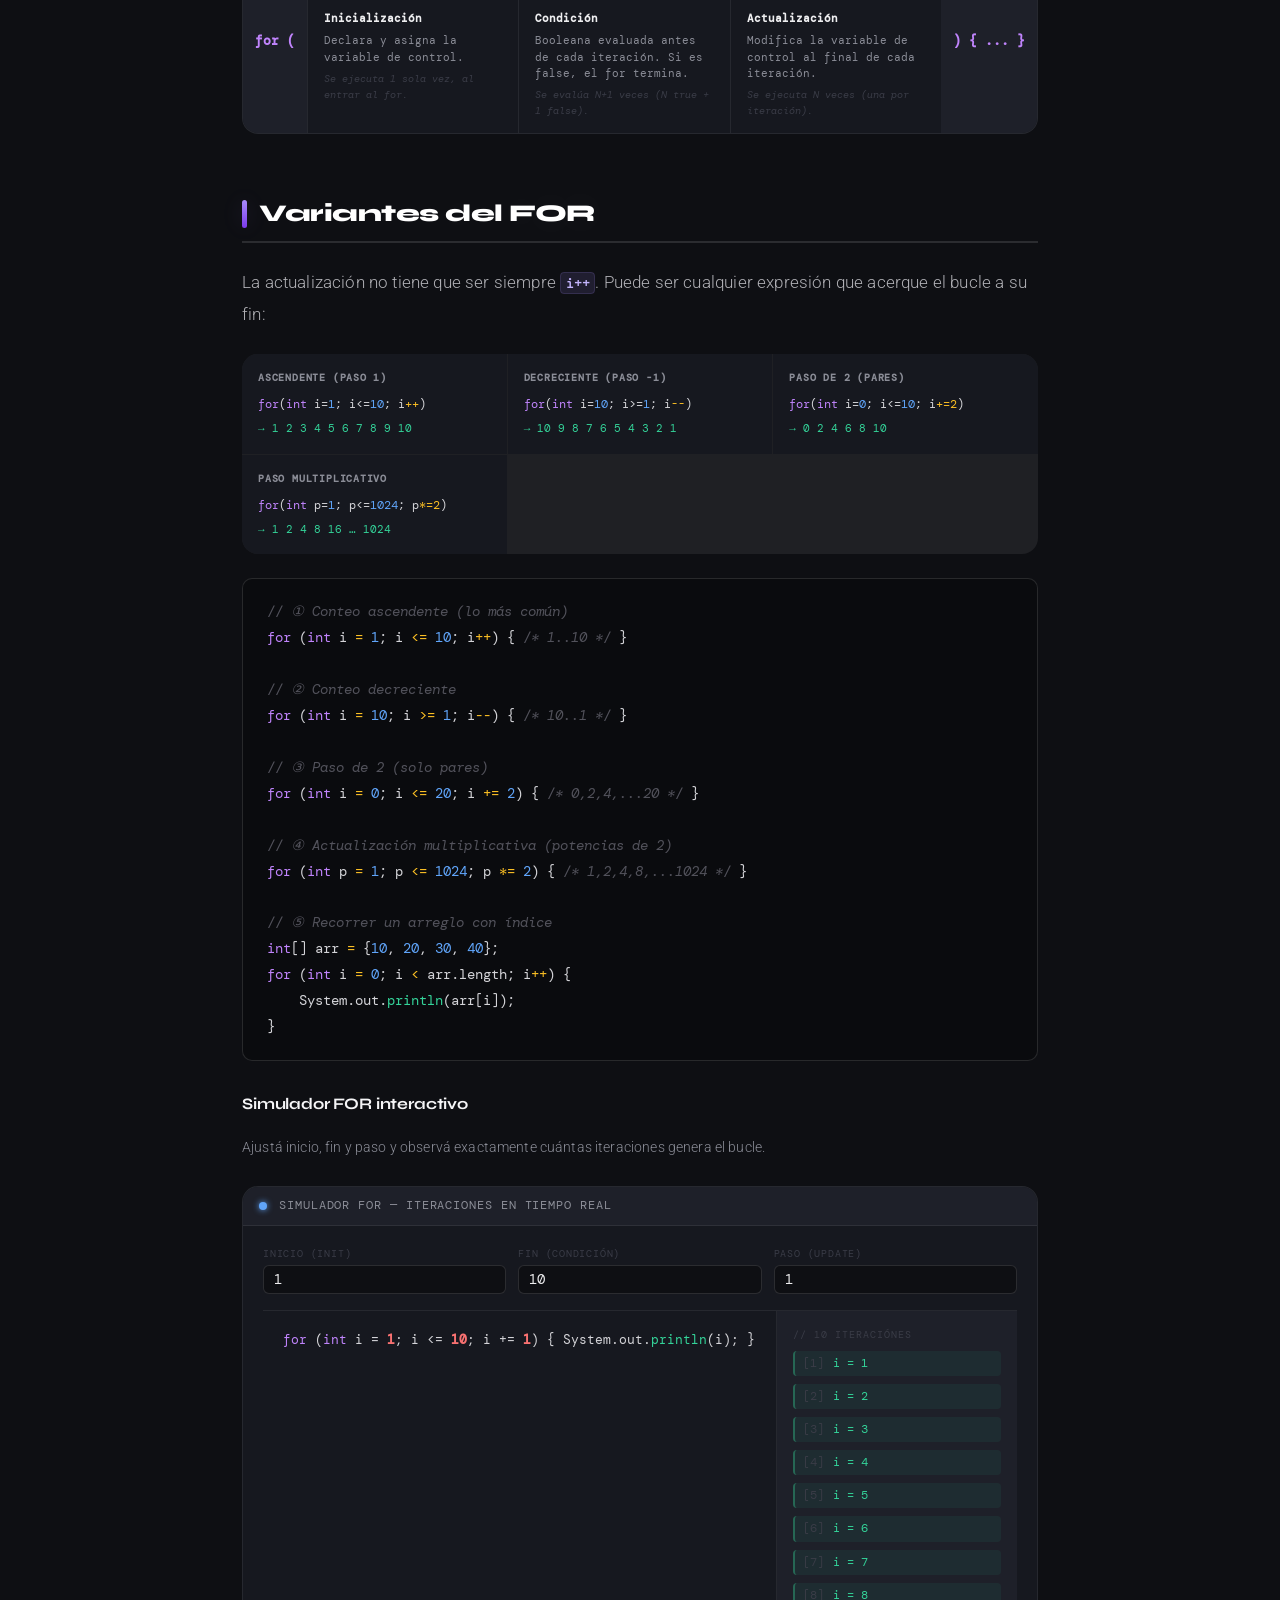
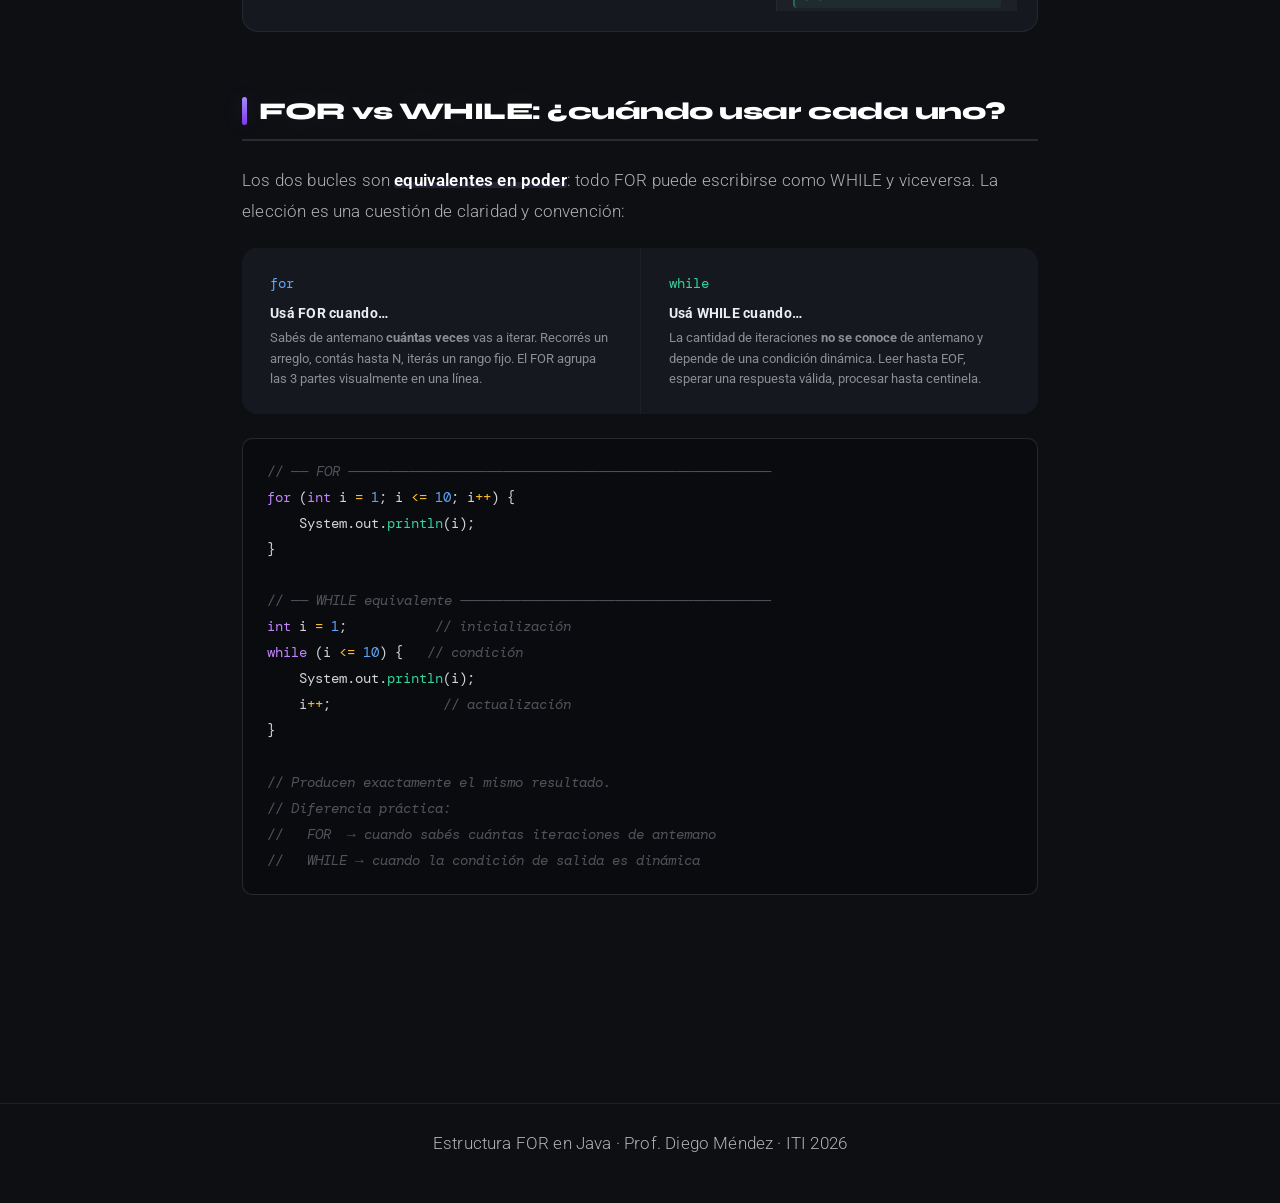
<file: pages/for-java.html>
<!DOCTYPE html>
<html lang="es">

<head>
  <meta charset="UTF-8">
  <meta name="viewport" content="width=device-width, initial-scale=1.0">
  <title>Estructura FOR en Java · Programación I</title>
  <meta name="description" content="Estructura repetitiva FOR en Java: FOR clásico, FOR-EACH, bucles anidados, patrones y 20 ejercicios prácticos. Programación I – Prof. Diego Méndez – ITI 2026.">
  <link rel="preconnect" href="https://fonts.googleapis.com">
  <link href="https://fonts.googleapis.com/css2?family=Roboto:ital,wght@0,300;0,400;0,500;1,300&family=Syne:wght@400;500;600;700;800&family=DM+Mono:wght@400;500&display=swap" rel="stylesheet">
  <link rel="stylesheet" href="../css/main.css">
</head>

<body>

  <header class="site-header">
    <div class="logo">
      <div class="logo-icon">⟳</div>
      <div>
        <span>Estructura FOR</span>
        <span class="logo-sub"> · Programación I · Prof. Diego Méndez · ITI 2026</span>
      </div>
    </div>
    <nav class="nav-tabs" role="tablist" aria-label="Navegación principal">
      <a class="nav-tab-link" href="../index.html">← Inicio</a>
      <a class="nav-tab-link" href="while-java.html">WHILE</a>
      <a class="nav-tab active" href="#intro"    role="tab" aria-selected="true">FOR</a>
      <a class="nav-tab"       href="#foreach"  role="tab" aria-selected="false">FOR-EACH</a>
      <a class="nav-tab"       href="#avanzado" role="tab" aria-selected="false">Avanzado</a>
      <a class="nav-tab"       href="#practica" role="tab" aria-selected="false">Práctica</a>
    </nav>
  </header>

  <main class="main">

    <!-- ===== SECCIÓN 1: FOR ================================ -->
    <section id="intro" class="section active">

      <div class="hero">
        <div class="hero-tag">Módulo 06 · Estructuras de Control</div>
        <h1>Estructura repetitiva<br><em>FOR</em> en Java</h1>
        <p>El <code>for</code> es el bucle más compacto de Java: concentra la <strong>inicialización, condición y actualización</strong> en una sola línea. Es ideal cuando sabés de antemano cuántas veces vas a iterar.</p>
      </div>

      <h2>Sintaxis y primer ejemplo</h2>
      <p>Las tres partes del encabezado van separadas por <code>;</code> dentro de los paréntesis. El cuerpo entre llaves se ejecuta en cada iteración.</p>

      <div class="card card-accent blue">
        <h3>Sintaxis general</h3>
        <p><code>for (inicialización; condición; actualización) { cuerpo }</code></p>
        <p>Las tres partes son opcionales individualmente (se puede omitir cualquiera dejando el <code>;</code>), pero la lógica del bucle debe seguir siendo correcta.</p>
      </div>

      <div class="code-block" id="cb-for-basic"></div>

      <!-- ANATOMÍA VISUAL DEL FOR -->
      <h2>Anatomía del FOR: las 3 partes</h2>
      <p>Cada parte cumple un rol específico y se ejecuta en un momento distinto del ciclo de vida del bucle:</p>

      <div class="for-anatomy">
        <div class="for-anatomy-prefix">for (</div>
        <div class="for-anatomy-parts">
          <div class="for-anatomy-part">
            <span class="fap-num fap-num-1">① init</span>
            <span class="fap-code"><span class="kw">int</span> i <span class="op">=</span> <span class="nm">1</span></span>
            <span class="fap-name">Inicialización</span>
            <span class="fap-desc">Declara y asigna la variable de control.</span>
            <span class="fap-freq">Se ejecuta 1 sola vez, al entrar al for.</span>
          </div>
          <div class="for-anatomy-part">
            <span class="fap-num fap-num-2">② cond</span>
            <span class="fap-code">i <span class="op">&lt;=</span> <span class="nm">100</span></span>
            <span class="fap-name">Condición</span>
            <span class="fap-desc">Booleana evaluada antes de cada iteración. Si es false, el for termina.</span>
            <span class="fap-freq">Se evalúa N+1 veces (N true + 1 false).</span>
          </div>
          <div class="for-anatomy-part">
            <span class="fap-num fap-num-3">③ update</span>
            <span class="fap-code">i<span class="op">++</span></span>
            <span class="fap-name">Actualización</span>
            <span class="fap-desc">Modifica la variable de control al final de cada iteración.</span>
            <span class="fap-freq">Se ejecuta N veces (una por iteración).</span>
          </div>
        </div>
        <div class="for-anatomy-suffix">) { ... }</div>
      </div>

      <!-- VARIANTES DEL FOR -->
      <h2>Variantes del FOR</h2>
      <p>La actualización no tiene que ser siempre <code>i++</code>. Puede ser cualquier expresión que acerque el bucle a su fin:</p>

      <div class="for-variants-grid">
        <div class="for-variant-card">
          <div class="fvc-label">Ascendente (paso 1)</div>
          <div class="fvc-code"><span class="kw">for</span>(<span class="kw">int</span> i=<span class="nm">1</span>; i&lt;=<span class="nm">10</span>; i<span class="op">++</span>)</div>
          <div class="fvc-result">→ 1 2 3 4 5 6 7 8 9 10</div>
        </div>
        <div class="for-variant-card">
          <div class="fvc-label">Decreciente (paso -1)</div>
          <div class="fvc-code"><span class="kw">for</span>(<span class="kw">int</span> i=<span class="nm">10</span>; i&gt;=<span class="nm">1</span>; i<span class="op">--</span>)</div>
          <div class="fvc-result">→ 10 9 8 7 6 5 4 3 2 1</div>
        </div>
        <div class="for-variant-card">
          <div class="fvc-label">Paso de 2 (pares)</div>
          <div class="fvc-code"><span class="kw">for</span>(<span class="kw">int</span> i=<span class="nm">0</span>; i&lt;=<span class="nm">10</span>; i<span class="op">+=2</span>)</div>
          <div class="fvc-result">→ 0 2 4 6 8 10</div>
        </div>
        <div class="for-variant-card">
          <div class="fvc-label">Paso multiplicativo</div>
          <div class="fvc-code"><span class="kw">for</span>(<span class="kw">int</span> p=<span class="nm">1</span>; p&lt;=<span class="nm">1024</span>; p<span class="op">*=2</span>)</div>
          <div class="fvc-result">→ 1 2 4 8 16 … 1024</div>
        </div>
      </div>

      <div class="code-block" id="cb-for-variations"></div>

      <!-- SIMULADOR FOR -->
      <h3 style="margin: 2rem 0 0.4rem; font-size: 1rem;">Simulador FOR interactivo</h3>
      <p style="margin-bottom: 0.85rem; font-size: 0.9rem; color: var(--muted);">
        Ajustá inicio, fin y paso y observá exactamente cuántas iteraciones genera el bucle.
      </p>

      <div class="wgt">
        <div class="wgt-header dot-blue">
          <span class="wgt-title">Simulador FOR — iteraciones en tiempo real</span>
        </div>
        <div class="wgt-body">
          <div class="for-sim-inputs">
            <div class="for-sim-field">
              <label>Inicio (init)</label>
              <input type="number" id="fs-ini" value="1" oninput="runForSim()">
            </div>
            <div class="for-sim-field">
              <label>Fin (condición)</label>
              <input type="number" id="fs-fin" value="10" oninput="runForSim()">
            </div>
            <div class="for-sim-field">
              <label>Paso (update)</label>
              <input type="number" id="fs-paso" value="1" oninput="runForSim()">
            </div>
          </div>
          <div class="for-sim-body">
            <div class="for-sim-code-preview" id="for-sim-code-preview">
              <!-- built by JS -->
            </div>
            <div class="for-sim-panel loop-sim-panel" id="for-sim-panel">
              <!-- built by JS -->
            </div>
          </div>
        </div>
      </div>

      <!-- FOR VS WHILE -->
      <h2>FOR vs WHILE: ¿cuándo usar cada uno?</h2>
      <p>Los dos bucles son <strong>equivalentes en poder</strong>: todo FOR puede escribirse como WHILE y viceversa. La elección es una cuestión de claridad y convención:</p>

      <div class="card-grid">
        <div class="card">
          <div class="card-icon" style="color:var(--blue); font-family:'DM Mono',monospace; font-size:0.9rem">for</div>
          <div class="card-title">Usá FOR cuando…</div>
          <div class="card-body">Sabés de antemano <strong>cuántas veces</strong> vas a iterar. Recorrés un arreglo, contás hasta N, iterás un rango fijo. El FOR agrupa las 3 partes visualmente en una línea.</div>
        </div>
        <div class="card">
          <div class="card-icon" style="color:var(--teal); font-family:'DM Mono',monospace; font-size:0.9rem">while</div>
          <div class="card-title">Usá WHILE cuando…</div>
          <div class="card-body">La cantidad de iteraciones <strong>no se conoce</strong> de antemano y depende de una condición dinámica. Leer hasta EOF, esperar una respuesta válida, procesar hasta centinela.</div>
        </div>
      </div>

      <div class="code-block" id="cb-for-vs-while"></div>

    </section>


    <!-- ===== SECCIÓN 2: FOR-EACH =========================== -->
    <section id="foreach" class="section">

      <div class="hero">
        <div class="hero-tag">Módulo 06 · FOR mejorado</div>
        <h1>FOR-EACH:<br>el FOR mejorado</h1>
        <p>El <strong>FOR mejorado</strong> (o for-each) es una sintaxis simplificada para recorrer arreglos y colecciones. Elimina la variable de índice y el riesgo de acceder fuera de rango.</p>
      </div>

      <h2>Sintaxis y comparación</h2>
      <p>En lugar de manejar el índice manualmente, el FOR-EACH itera directamente sobre cada elemento. Es más legible cuando no necesitás la posición.</p>

      <div class="card card-accent teal">
        <h3>Sintaxis del FOR-EACH</h3>
        <p><code>for (Tipo variable : coleccion) { cuerpo }</code></p>
        <p>Se lee: <em>"para cada <code>variable</code> en <code>coleccion</code>"</em>. El tipo debe coincidir con el tipo de los elementos.</p>
      </div>

      <div class="code-block" id="cb-foreach"></div>

      <h2>¿Cuándo usar FOR clásico y cuándo FOR-EACH?</h2>

      <div class="card">
        <div class="table-wrap">
          <table>
            <thead>
              <tr>
                <th>Situación</th>
                <th>FOR clásico</th>
                <th>FOR-EACH</th>
              </tr>
            </thead>
            <tbody>
              <tr>
                <td>Solo leer elementos</td>
                <td>Funciona</td>
                <td><span class="pill pill-teal">Preferido</span></td>
              </tr>
              <tr>
                <td>Modificar elementos del arreglo</td>
                <td><span class="pill pill-teal">Necesario</span></td>
                <td>No puede (trabaja con copia)</td>
              </tr>
              <tr>
                <td>Necesitás el índice (<code>i</code>)</td>
                <td><span class="pill pill-teal">Necesario</span></td>
                <td>No disponible</td>
              </tr>
              <tr>
                <td>Recorrer en orden inverso</td>
                <td><span class="pill pill-teal">Necesario</span></td>
                <td>No puede</td>
              </tr>
              <tr>
                <td>Acceder a posición adyacente (<code>arr[i+1]</code>)</td>
                <td><span class="pill pill-teal">Necesario</span></td>
                <td>No puede</td>
              </tr>
              <tr>
                <td>Recorrer parcialmente</td>
                <td><span class="pill pill-teal">Necesario</span></td>
                <td>Solo con <code>break</code></td>
              </tr>
            </tbody>
          </table>
        </div>
      </div>

      <div class="card card-accent amber">
        <h3>⚠ El FOR-EACH no modifica el arreglo original</h3>
        <p>Cuando hacés <code>for(int n : arr)</code>, la variable <code>n</code> es una <strong>copia</strong> de cada elemento, no una referencia al elemento original. Escribir <code>n = n * 2</code> dentro del bucle no cambia el arreglo. Para modificar los valores necesitás el FOR clásico con índice.</p>
      </div>

      <h2>FOR-EACH con colecciones</h2>
      <p>El FOR-EACH no se limita a arreglos: funciona con cualquier clase que implemente <code>Iterable</code>, como <code>ArrayList</code>, <code>HashSet</code> y otras colecciones de Java.</p>

      <div class="card">
        <div class="code-wrap">
          <div class="code-header">
            <div class="code-dot"></div><div class="code-dot"></div><div class="code-dot"></div>
            <span class="code-filename">ForEachColecciones.java</span>
          </div>
          <pre class="code-content"><span class="kw">import</span> java.util.ArrayList;

ArrayList&lt;String&gt; nombres = <span class="kw">new</span> ArrayList&lt;&gt;();
nombres.<span class="fn">add</span>(<span class="str">"Ana"</span>);
nombres.<span class="fn">add</span>(<span class="str">"Bruno"</span>);
nombres.<span class="fn">add</span>(<span class="str">"Carla"</span>);

<span class="cm">// FOR clásico con ArrayList (usando índice)</span>
<span class="kw">for</span> (<span class="kw">int</span> i = <span class="nm">0</span>; i &lt; nombres.<span class="fn">size</span>(); i++) {
    System.out.<span class="fn">println</span>(nombres.<span class="fn">get</span>(i));
}

<span class="cm">// FOR-EACH — más limpio y legible</span>
<span class="kw">for</span> (<span class="kw">String</span> nombre : nombres) {
    System.out.<span class="fn">println</span>(nombre);
}</pre>
        </div>
      </div>

      <div class="steps">
        <div class="step">
          <div class="step-num">1</div>
          <div class="step-content">
            <h3>Con arreglos primitivos</h3>
            <p>Usá el tipo primitivo: <code>for(int n : arr)</code>, <code>for(double d : valores)</code>, <code>for(boolean b : flags)</code>.</p>
          </div>
        </div>
        <div class="step">
          <div class="step-num">2</div>
          <div class="step-content">
            <h3>Con arreglos de objetos</h3>
            <p>Usá el tipo de clase: <code>for(String s : palabras)</code>, <code>for(int[] fila : matriz)</code> para matrices.</p>
          </div>
        </div>
        <div class="step">
          <div class="step-num">3</div>
          <div class="step-content">
            <h3>Con colecciones</h3>
            <p>Funciona con cualquier <code>ArrayList</code>, <code>LinkedList</code>, <code>HashSet</code>: misma sintaxis, sin importar el tipo de colección.</p>
          </div>
        </div>
      </div>

    </section>


    <!-- ===== SECCIÓN 3: AVANZADO ========================== -->
    <section id="avanzado" class="section">

      <div class="hero">
        <div class="hero-tag">Módulo 06 · Técnicas Avanzadas</div>
        <h1>Técnicas avanzadas<br>con FOR</h1>
        <p>FOR anidados para procesar estructuras bidimensionales, los patrones más usados en programación, generador visual de patrones y los errores más frecuentes.</p>
      </div>

      <!-- FOR ANIDADOS -->
      <h2>FOR anidados</h2>
      <p>Un FOR puede contener otro FOR en su cuerpo. Por cada iteración del externo, el interno <strong>se ejecuta completo</strong>. Son la herramienta principal para procesar matrices y generar patrones.</p>

      <div class="code-block" id="cb-nested-for"></div>

      <div class="card card-accent blue">
        <h3>Contar iteraciones en FOR anidados</h3>
        <p>Si el externo itera <code>M</code> veces y el interno <code>N</code> veces, el cuerpo del interno se ejecuta <strong>M × N</strong> veces en total. Para un triángulo donde el interno va de 1 a i (dependiente del externo), el total es 1 + 2 + ... + N = N*(N+1)/2.</p>
      </div>

      <!-- PATRONES -->
      <h2>Patrones de programación con FOR</h2>
      <p>Estos cuatro patrones cubren la enorme mayoría de los problemas que se resuelven con bucles:</p>

      <div class="code-block" id="cb-for-patterns"></div>

      <!-- GENERADOR DE PATRONES -->
      <h3 style="margin: 2rem 0 0.4rem; font-size: 1rem;">Generador de patrones con FOR anidado</h3>
      <p style="margin-bottom: 0.85rem; font-size: 0.9rem; color: var(--muted);">
        Seleccioná el tipo y el tamaño para ver el patrón generado por el FOR anidado.
      </p>

      <div class="wgt">
        <div class="wgt-header dot-accent">
          <span class="wgt-title">Generador de patrones — FOR anidado</span>
          <div class="wgt-ctrl">
            <label>N =</label>
            <input type="number" id="pat-n" value="5" min="1" max="10" oninput="runPattern()">
            <select id="pat-tipo" onchange="runPattern()" style="background:var(--bg);border:1px solid var(--border2);border-radius:6px;padding:4px 8px;color:var(--text);font-family:'DM Mono',monospace;font-size:0.8rem;outline:none;">
              <option value="triangulo">Triángulo</option>
              <option value="invertido">Triángulo invertido</option>
              <option value="piramide">Pirámide</option>
              <option value="cuadrado">Cuadrado</option>
            </select>
          </div>
        </div>
        <div class="wgt-body" style="padding:1.25rem;">
          <div class="pat-output" id="pat-output"></div>
          <div class="pat-stats" id="pat-stats"></div>
        </div>
      </div>

      <!-- CONVERSOR FOR ↔ WHILE -->
      <h2>Conversor FOR ↔ WHILE</h2>
      <p>Toda estructura FOR tiene una estructura WHILE equivalente exacta. El conversor muestra las dos formas lado a lado para que puedas ver la correspondencia entre sus partes.</p>

      <div class="wgt">
        <div class="wgt-header dot-teal">
          <span class="wgt-title">Conversor FOR ↔ WHILE</span>
          <div class="wgt-ctrl">
            <label>ini</label>
            <input type="number" id="fc-ini"  value="1"  style="width:60px" oninput="runForConv()">
            <label>fin</label>
            <input type="number" id="fc-fin"  value="10" style="width:60px" oninput="runForConv()">
            <label>paso</label>
            <input type="number" id="fc-paso" value="1"  style="width:60px" oninput="runForConv()">
          </div>
        </div>
        <div class="wgt-body" style="padding:0">
          <div class="for-conv-grid">
            <div class="for-conv-side">
              <div class="for-conv-label lbl-for">FOR</div>
              <div class="for-conv-code" id="for-conv-for">—</div>
            </div>
            <div class="for-conv-side">
              <div class="for-conv-label lbl-while">WHILE equivalente</div>
              <div class="for-conv-code" id="for-conv-while">—</div>
            </div>
          </div>
        </div>
      </div>

      <!-- ERRORES COMUNES -->
      <h2>Errores comunes — incorrecto vs. correcto</h2>

      <div class="error-list">

        <div class="error-item">
          <div class="error-wrong">
            <div class="err-header err-ko">✗ Off-by-one: un elemento de más o de menos</div>
            <div class="error-code">
              <span class="kw">int</span>[] arr = {<span class="nm">1</span>,<span class="nm">2</span>,<span class="nm">3</span>,<span class="nm">4</span>,<span class="nm">5</span>};<br>
              <span class="cm">// arr.length = 5, índices válidos: 0-4</span><br>
              <span class="kw">for</span> (<span class="kw">int</span> i = <span class="nm">0</span>; i <span class="op bad">&lt;=</span> arr.length; i++) {<br>
              &nbsp;&nbsp;System.out.println(arr[<span class="bad">i</span>]);<br>
              }<br>
              <span class="cm">// Cuando i=5: arr[5] → ArrayIndexOutOfBoundsException</span>
            </div>
          </div>
          <div class="error-right">
            <div class="err-header err-ok">✓ Condición correcta con &lt;</div>
            <div class="error-code">
              <span class="kw">int</span>[] arr = {<span class="nm">1</span>,<span class="nm">2</span>,<span class="nm">3</span>,<span class="nm">4</span>,<span class="nm">5</span>};<br>
              <span class="kw">for</span> (<span class="kw">int</span> i = <span class="nm">0</span>; i <span class="op good">&lt;</span> arr.length; i++) {<br>
              &nbsp;&nbsp;System.out.println(arr[i]);<br>
              }<br>
              <span class="cm">// i va de 0 a 4 → acceso seguro</span>
            </div>
          </div>
        </div>

        <div class="error-item">
          <div class="error-wrong">
            <div class="err-header err-ko">✗ Modificar la variable de control en el cuerpo</div>
            <div class="error-code">
              <span class="kw">for</span> (<span class="kw">int</span> i = <span class="nm">0</span>; i <span class="op">&lt;</span> <span class="nm">10</span>; i++) {<br>
              &nbsp;&nbsp;<span class="bad">i++</span>; <span class="cm">// doble incremento: salta elementos</span><br>
              &nbsp;&nbsp;System.out.println(i);<br>
              }<br>
              <span class="cm">// Imprime: 1 3 5 7 9 (salta los pares)</span>
            </div>
          </div>
          <div class="error-right">
            <div class="err-header err-ok">✓ Control de paso en el encabezado</div>
            <div class="error-code">
              <span class="kw">for</span> (<span class="kw">int</span> i = <span class="nm">0</span>; i <span class="op">&lt;</span> <span class="nm">10</span>; i<span class="op good">+=2</span>) {<br>
              &nbsp;&nbsp;System.out.println(i);<br>
              }<br>
              <span class="cm">// Imprime: 0 2 4 6 8 (intención clara)</span>
            </div>
          </div>
        </div>

        <div class="error-item">
          <div class="error-wrong">
            <div class="err-header err-ko">✗ Redeclarar variable del FOR fuera de su alcance</div>
            <div class="error-code">
              <span class="kw">for</span> (<span class="kw">int</span> i = <span class="nm">0</span>; i <span class="op">&lt;</span> <span class="nm">5</span>; i++) {<br>
              &nbsp;&nbsp;System.out.println(i);<br>
              }<br>
              System.out.println(<span class="bad">i</span>); <span class="cm">// Error: i no existe aquí</span>
            </div>
          </div>
          <div class="error-right">
            <div class="err-header err-ok">✓ Declarar fuera si se necesita después</div>
            <div class="error-code">
              <span class="kw">int</span> <span class="good">i</span> = <span class="nm">0</span>; <span class="cm">// scope ampliado</span><br>
              <span class="kw">for</span> (; i <span class="op">&lt;</span> <span class="nm">5</span>; i++) {<br>
              &nbsp;&nbsp;System.out.println(i);<br>
              }<br>
              System.out.println(<span class="good">i</span>); <span class="cm">// → 5 (válido)</span>
            </div>
          </div>
        </div>

        <div class="error-item">
          <div class="error-wrong">
            <div class="err-header err-ko">✗ Acumulador con valor inicial incorrecto</div>
            <div class="error-code">
              <span class="cm">// Buscar el máximo de un arreglo</span><br>
              <span class="kw">int</span> max = <span class="bad">0</span>; <span class="cm">// falla si todos son negativos</span><br>
              <span class="kw">for</span> (<span class="kw">int</span> n : arr) {<br>
              &nbsp;&nbsp;<span class="kw">if</span> (n &gt; max) max = n;<br>
              }<br>
              <span class="cm">// Con arr={-5,-3,-8}: max queda en 0 (incorrecto)</span>
            </div>
          </div>
          <div class="error-right">
            <div class="err-header err-ok">✓ Inicializar con el primer elemento</div>
            <div class="error-code">
              <span class="kw">int</span> max = arr[<span class="nm">0</span>]; <span class="cm">// correcto para cualquier arreglo</span><br>
              <span class="kw">for</span> (<span class="kw">int</span> n : arr) {<br>
              &nbsp;&nbsp;<span class="kw">if</span> (n &gt; max) max = n;<br>
              }<br>
              <span class="cm">// Con arr={-5,-3,-8}: max = -3 (correcto)</span>
            </div>
          </div>
        </div>

      </div>

      <!-- BUENAS PRÁCTICAS -->
      <h2>Buenas prácticas</h2>

      <div class="best-practices">
        <div class="bp-item">
          <div class="bp-icon">①</div>
          <div class="bp-content">
            <h4>Usá <code>i &lt; arr.length</code>, no <code>i &lt;= arr.length - 1</code></h4>
            <p>La primera forma es más clara y menos propensa a errores. Además, si el arreglo está vacío (<code>length = 0</code>), la condición es false desde el inicio y el bucle no ejecuta.</p>
          </div>
        </div>
        <div class="bp-item">
          <div class="bp-icon">②</div>
          <div class="bp-content">
            <h4>No modificues la variable de control dentro del cuerpo</h4>
            <p>Cambiá <code>i</code> solo en la parte de actualización del encabezado. Modificarla en el cuerpo también hace el código muy difícil de leer y genera bugs sutiles.</p>
          </div>
        </div>
        <div class="bp-item">
          <div class="bp-icon">③</div>
          <div class="bp-content">
            <h4>Preferí FOR-EACH cuando no necesitás el índice</h4>
            <p>Si solo leés los valores y no necesitás la posición, el FOR-EACH es más legible y elimina el riesgo de <code>ArrayIndexOutOfBoundsException</code>.</p>
          </div>
        </div>
        <div class="bp-item">
          <div class="bp-icon">④</div>
          <div class="bp-content">
            <h4>Sacá del for todo lo que no cambia por iteración</h4>
            <p>Si calculás <code>arr.length</code> o llamás un método costoso en la condición, Java lo evalúa en <em>cada</em> iteración. Guardar el resultado en una variable antes del for mejora la performance.</p>
          </div>
        </div>
        <div class="bp-item">
          <div class="bp-icon">⑤</div>
          <div class="bp-content">
            <h4>Limitá los FOR anidados a 2 niveles como máximo</h4>
            <p>Tres o más niveles de anidamiento son difíciles de razonar. Si lo necesitás, extraé el bucle más interno a un método con un nombre descriptivo.</p>
          </div>
        </div>
      </div>

    </section>


    <!-- ===== SECCIÓN 4: PRÁCTICA ========================== -->
    <section id="practica" class="section">

      <div class="hero">
        <div class="hero-tag">20 Ejercicios · Estructura FOR en Java</div>
        <h1>Práctica:<br>estructura FOR en Java</h1>
        <p>Ejercicios graduados desde predicción de outputs hasta algoritmos clásicos como Bubble Sort y números primos. Cada nivel construye sobre el anterior.</p>
      </div>

      <div class="ex-stats">
        <div class="ex-stat"><span class="ex-stat-n" id="cnt-total">20</span><span class="ex-stat-l">ejercicios</span></div>
        <div class="ex-stat"><span class="ex-stat-n" id="cnt-done">0</span><span class="ex-stat-l">completados</span></div>
        <div class="ex-stat"><span class="ex-stat-n" id="cnt-pct">0%</span><span class="ex-stat-l">progreso</span></div>
      </div>
      <div class="progress-wrap">
        <div class="progress-fill" id="prog-fill" style="width:0%"></div>
      </div>

      <div class="filter-row">
        <button class="filter-btn active" onclick="filterEx('todos',this)">Todos (20)</button>
        <button class="filter-btn" onclick="filterEx('Básico',this)">Básico (8)</button>
        <button class="filter-btn" onclick="filterEx('Intermedio',this)">Intermedio (8)</button>
        <button class="filter-btn" onclick="filterEx('Avanzado',this)">Avanzado (4)</button>
      </div>

      <div class="ex-list" id="ex-list"></div>

    </section>

  </main>

  <!-- Mobile nav -->
  <nav class="mobile-nav">
    <a class="nav-tab-link" href="../index.html">← Inicio</a>
    <button class="nav-tab active"  onclick="showSection('intro')">FOR</button>
    <button class="nav-tab"         onclick="showSection('foreach')">FOR-EACH</button>
    <button class="nav-tab"         onclick="showSection('avanzado')">Avanzado</button>
    <button class="nav-tab"         onclick="showSection('practica')">Práctica</button>
  </nav>

  <!-- Footer -->
  <footer class="page-footer">
    <p>Estructura FOR en Java &middot; Prof. Diego Méndez &middot; ITI 2026</p>
  </footer>

  <script src="../js/core/state-manager.js"></script>
  <script src="../js/utils/ui-utils.js"></script>
  <script src="../js/utils/copy-code.js"></script>
  <script src="../js/pages/for-java.js"></script>
</body>

</html>
</file>
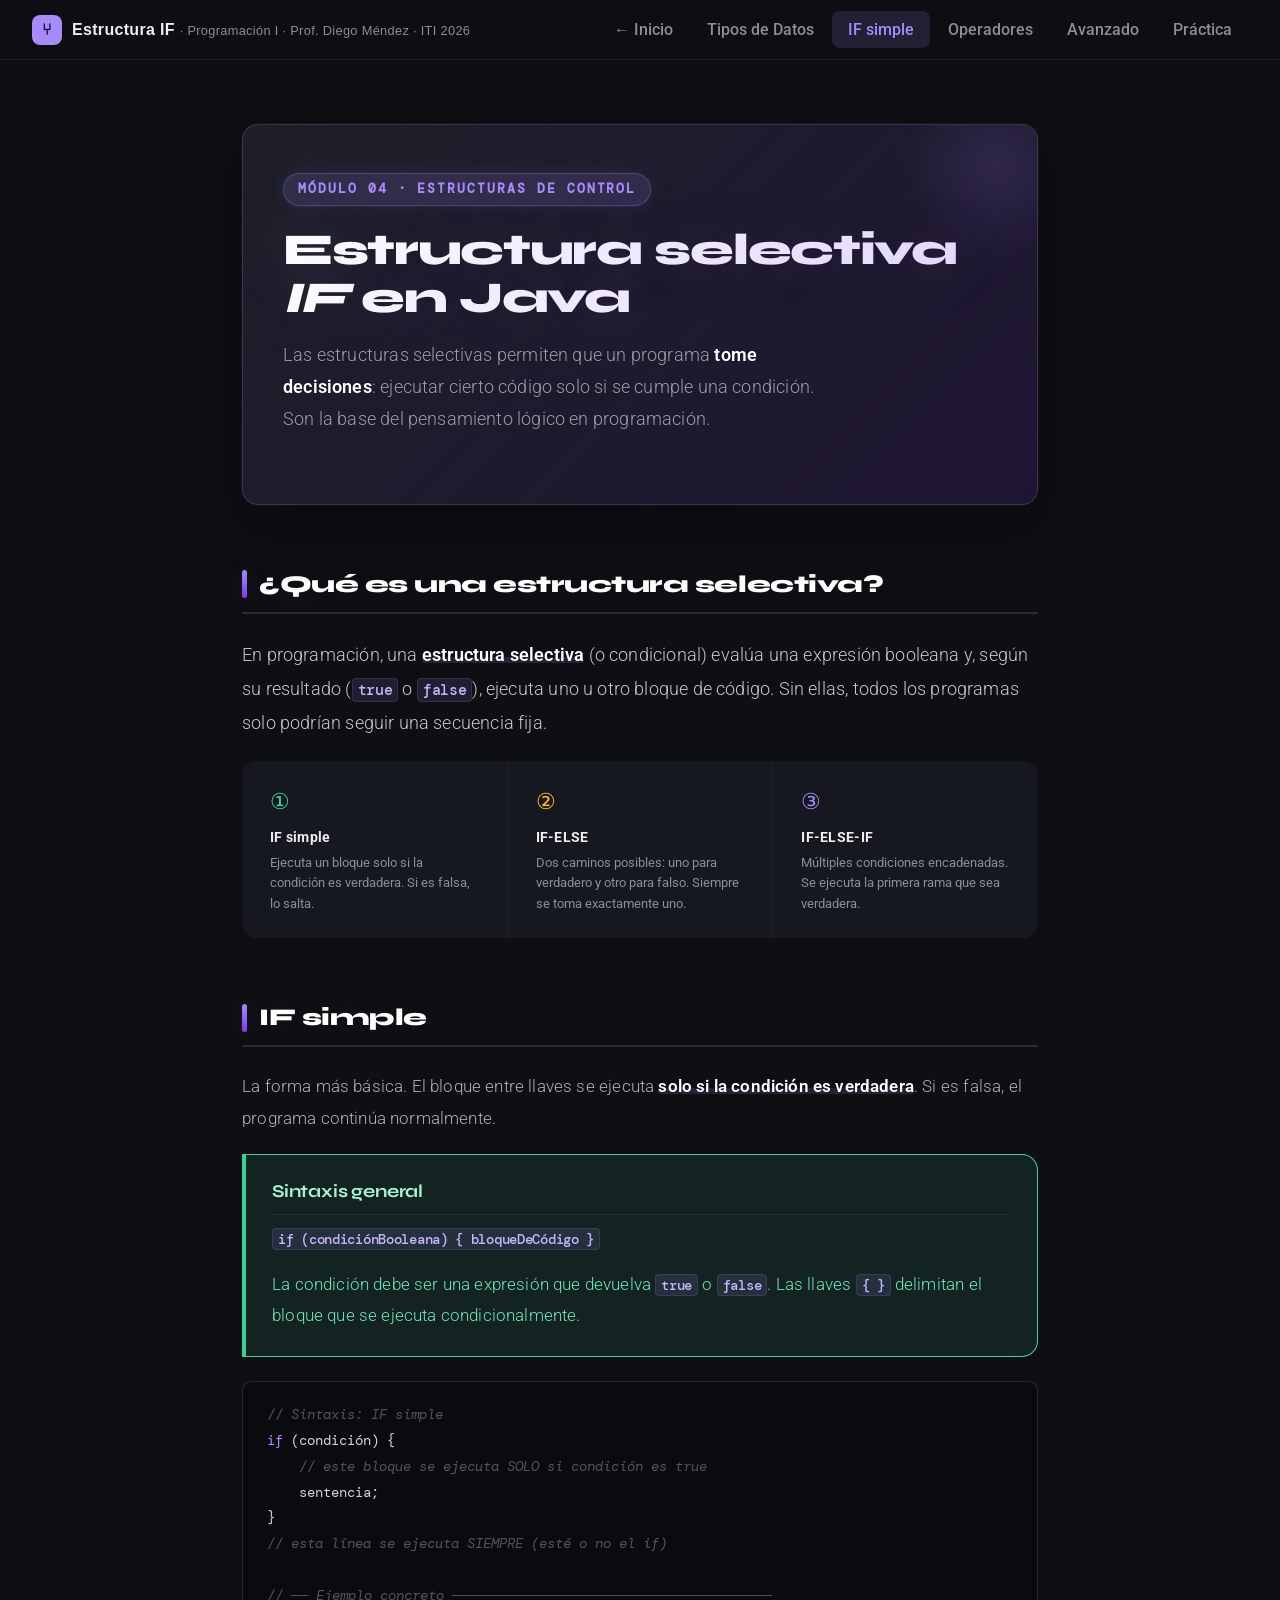
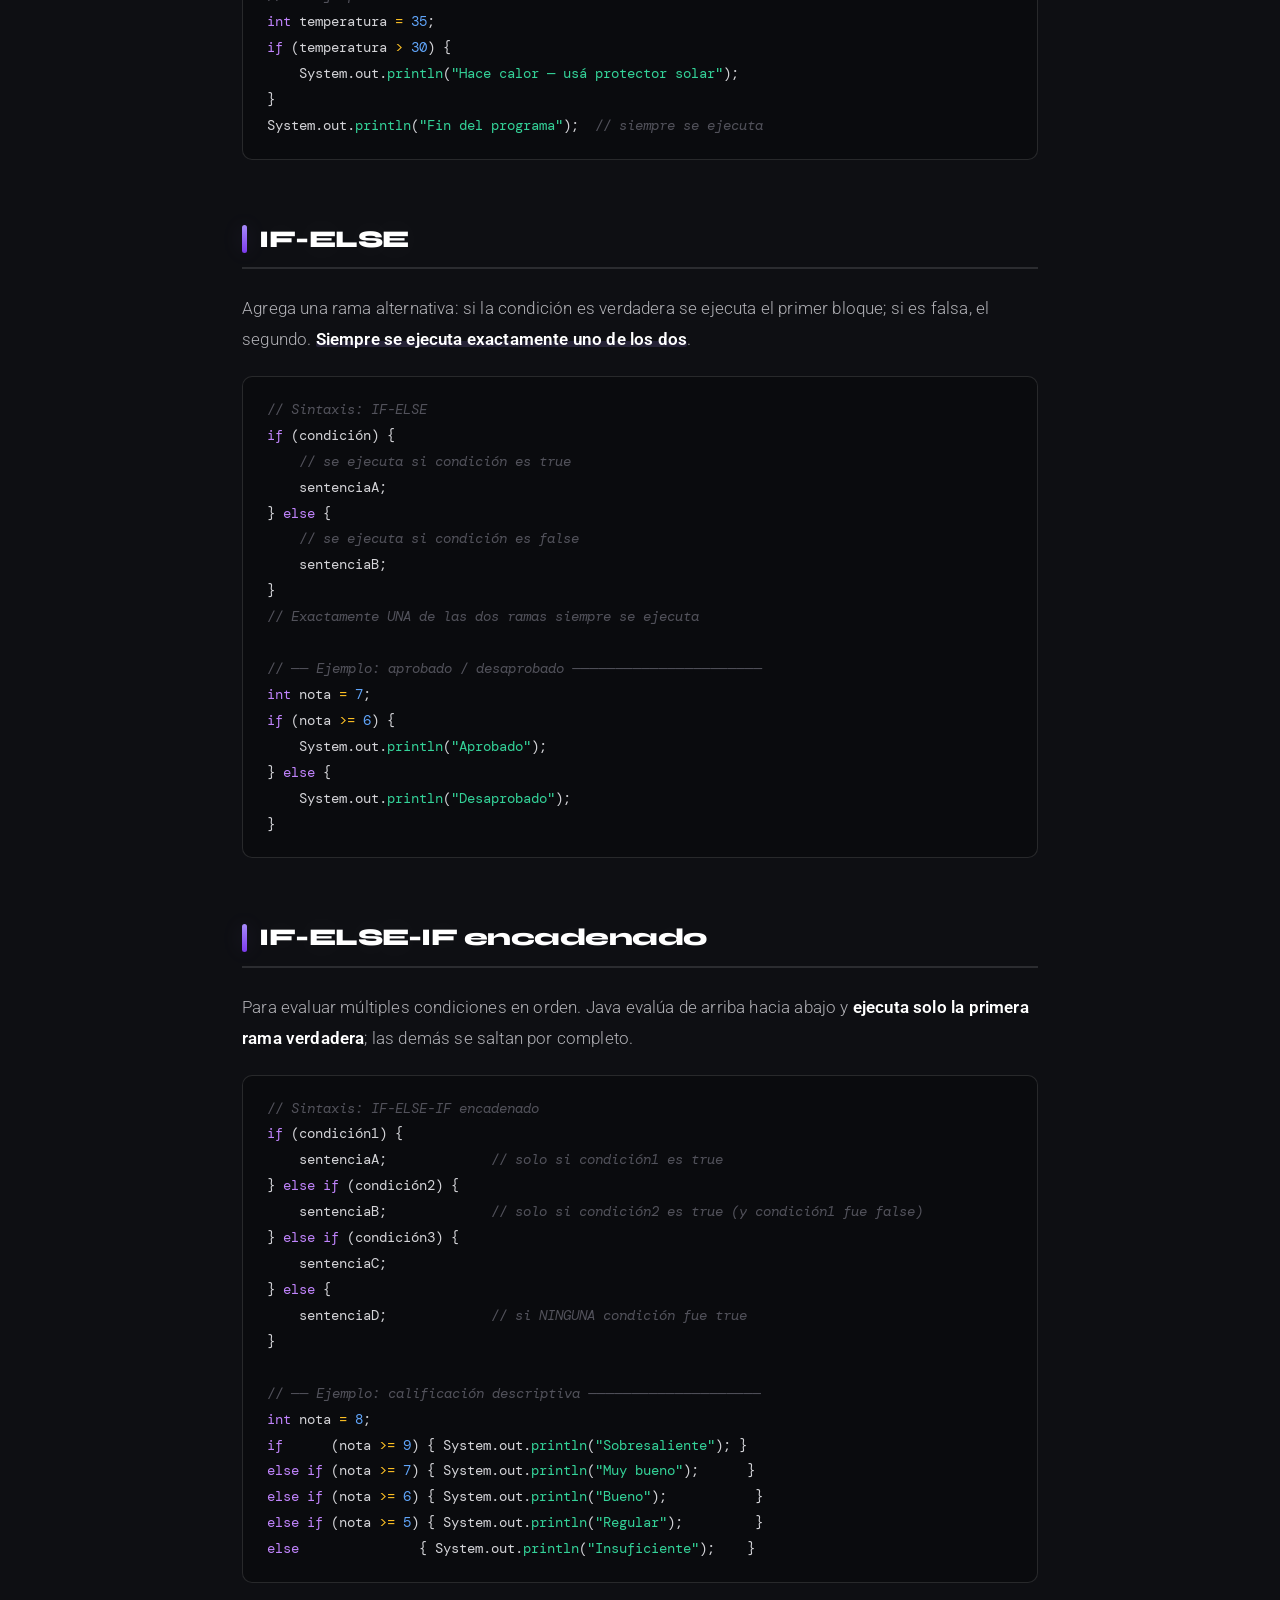
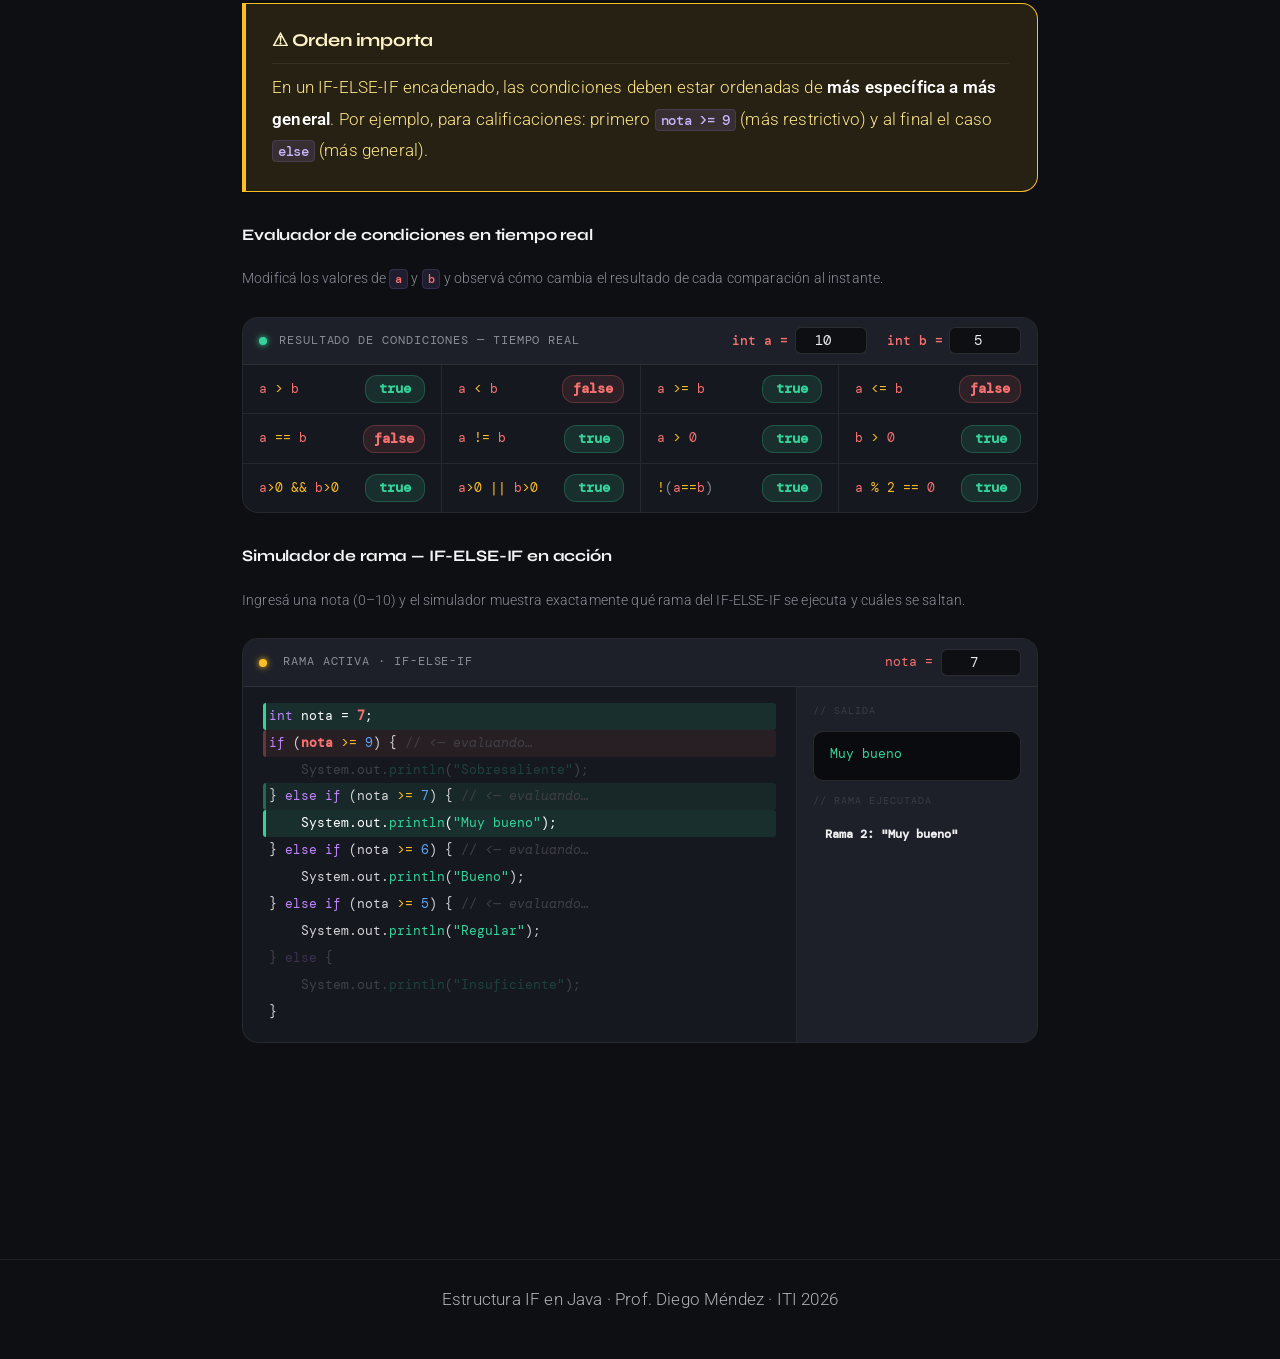
<file: pages/if-java.html>
<!DOCTYPE html>
<html lang="es">

<head>
  <meta charset="UTF-8">
  <meta name="viewport" content="width=device-width, initial-scale=1.0">
  <title>Estructura IF en Java · Programación I</title>
  <meta name="description" content="Estructura selectiva IF en Java: IF simple, IF-ELSE, IF-ELSE-IF, operadores y 20 ejercicios prácticos. Programación I – Prof. Diego Méndez – ITI 2026.">
  <link rel="preconnect" href="https://fonts.googleapis.com">
  <link href="https://fonts.googleapis.com/css2?family=Roboto:ital,wght@0,300;0,400;0,500;1,300&family=Syne:wght@400;500;600;700;800&family=DM+Mono:wght@400;500&display=swap" rel="stylesheet">
  <link rel="stylesheet" href="../css/main.css">
</head>

<body>

  <header class="site-header">
    <div class="logo">
      <div class="logo-icon">⑂</div>
      <div>
        <span>Estructura IF</span>
        <span class="logo-sub"> · Programación I · Prof. Diego Méndez · ITI 2026</span>
      </div>
    </div>
    <nav class="nav-tabs" role="tablist" aria-label="Navegación principal">
      <a class="nav-tab-link" href="../index.html">← Inicio</a>
      <a class="nav-tab-link" href="tipos-de-datos.html">Tipos de Datos</a>
      <a class="nav-tab active" href="#intro"      role="tab" aria-selected="true">IF simple</a>
      <a class="nav-tab"        href="#operadores" role="tab" aria-selected="false">Operadores</a>
      <a class="nav-tab"        href="#avanzado"   role="tab" aria-selected="false">Avanzado</a>
      <a class="nav-tab"        href="#practica"   role="tab" aria-selected="false">Práctica</a>
    </nav>
  </header>

  <main class="main">

    <!-- ===== SECCIÓN 1: INTRO ============================= -->
    <section id="intro" class="section active">

      <div class="hero">
        <div class="hero-tag">Módulo 04 · Estructuras de Control</div>
        <h1>Estructura selectiva<br><em>IF</em> en Java</h1>
        <p>Las estructuras selectivas permiten que un programa <strong>tome decisiones</strong>: ejecutar cierto código solo si se cumple una condición. Son la base del pensamiento lógico en programación.</p>
      </div>

      <h2>¿Qué es una estructura selectiva?</h2>
      <p>En programación, una <strong>estructura selectiva</strong> (o condicional) evalúa una expresión booleana y, según su resultado (<code>true</code> o <code>false</code>), ejecuta uno u otro bloque de código. Sin ellas, todos los programas solo podrían seguir una secuencia fija.</p>

      <div class="card-grid">
        <div class="card">
          <div class="card-icon" style="color:var(--teal)">①</div>
          <div class="card-title">IF simple</div>
          <div class="card-body">Ejecuta un bloque solo si la condición es verdadera. Si es falsa, lo salta.</div>
        </div>
        <div class="card">
          <div class="card-icon" style="color:var(--amber)">②</div>
          <div class="card-title">IF-ELSE</div>
          <div class="card-body">Dos caminos posibles: uno para verdadero y otro para falso. Siempre se toma exactamente uno.</div>
        </div>
        <div class="card">
          <div class="card-icon" style="color:var(--accent)">③</div>
          <div class="card-title">IF-ELSE-IF</div>
          <div class="card-body">Múltiples condiciones encadenadas. Se ejecuta la primera rama que sea verdadera.</div>
        </div>
      </div>

      <!-- IF SIMPLE -->
      <h2>IF simple</h2>
      <p>La forma más básica. El bloque entre llaves se ejecuta <strong>solo si la condición es verdadera</strong>. Si es falsa, el programa continúa normalmente.</p>

      <div class="card card-accent teal">
        <h3>Sintaxis general</h3>
        <p><code>if (condiciónBooleana) { bloqueDeCódigo }</code></p>
        <p>La condición debe ser una expresión que devuelva <code>true</code> o <code>false</code>. Las llaves <code>{ }</code> delimitan el bloque que se ejecuta condicionalmente.</p>
      </div>

      <div class="code-block" id="cb-if-simple"></div>

      <!-- IF-ELSE -->
      <h2>IF-ELSE</h2>
      <p>Agrega una rama alternativa: si la condición es verdadera se ejecuta el primer bloque; si es falsa, el segundo. <strong>Siempre se ejecuta exactamente uno de los dos</strong>.</p>

      <div class="code-block" id="cb-if-else"></div>

      <!-- IF-ELSE-IF -->
      <h2>IF-ELSE-IF encadenado</h2>
      <p>Para evaluar múltiples condiciones en orden. Java evalúa de arriba hacia abajo y <strong>ejecuta solo la primera rama verdadera</strong>; las demás se saltan por completo.</p>

      <div class="code-block" id="cb-if-else-if"></div>

      <div class="card card-accent amber">
        <h3>⚠ Orden importa</h3>
        <p>En un IF-ELSE-IF encadenado, las condiciones deben estar ordenadas de <strong>más específica a más general</strong>. Por ejemplo, para calificaciones: primero <code>nota >= 9</code> (más restrictivo) y al final el caso <code>else</code> (más general).</p>
      </div>

      <!-- EVALUADOR INTERACTIVO -->
      <h3 style="margin: 2rem 0 0.4rem; font-size: 1rem;">Evaluador de condiciones en tiempo real</h3>
      <p style="margin-bottom: 0.85rem; font-size: 0.9rem; color: var(--muted);">
        Modificá los valores de <code style="color:var(--coral); font-family:'DM Mono',monospace">a</code> y <code style="color:var(--coral); font-family:'DM Mono',monospace">b</code> y observá cómo cambia el resultado de cada comparación al instante.
      </p>

      <div class="cond-eval">
        <div class="cond-eval-header">
          <span class="cond-eval-title">Resultado de condiciones — tiempo real</span>
          <div class="cond-eval-inputs">
            <div class="cond-eval-field">
              <label>int a =</label>
              <input type="number" id="ce-a" value="10" oninput="updateCondEval()">
            </div>
            <div class="cond-eval-field">
              <label>int b =</label>
              <input type="number" id="ce-b" value="5" oninput="updateCondEval()">
            </div>
          </div>
        </div>
        <div class="cond-eval-grid" id="ce-grid">
          <!-- populated by JS -->
        </div>
      </div>

      <!-- SIMULADOR DE RAMA -->
      <h3 style="margin: 2rem 0 0.4rem; font-size: 1rem;">Simulador de rama — IF-ELSE-IF en acción</h3>
      <p style="margin-bottom: 0.85rem; font-size: 0.9rem; color: var(--muted);">
        Ingresá una nota (0–10) y el simulador muestra exactamente qué rama del IF-ELSE-IF se ejecuta y cuáles se saltan.
      </p>

      <div class="if-sim">
        <div class="if-sim-header">
          <span class="if-sim-title">Rama activa · IF-ELSE-IF</span>
          <div class="if-sim-input-row">
            <label>nota =</label>
            <input type="number" id="if-sim-nota" min="0" max="10" value="7" oninput="runIFSim()">
          </div>
        </div>
        <div class="if-sim-body">
          <div class="if-sim-code" id="if-sim-code">
            <!-- built by JS -->
          </div>
          <div class="if-sim-panel">
            <div class="if-sim-output-label">// salida</div>
            <div class="if-sim-terminal" id="if-sim-out">—</div>
            <div class="if-sim-output-label">// rama ejecutada</div>
            <div id="if-sim-badge" class="if-sim-branch-badge badge-true">—</div>
          </div>
        </div>
      </div>

    </section>


    <!-- ===== SECCIÓN 2: OPERADORES ======================== -->
    <section id="operadores" class="section">

      <div class="hero">
        <div class="hero-tag">Módulo 04 · Operadores de Condición</div>
        <h1>Operadores<br>de comparación y lógica</h1>
        <p>Los operadores relacionales producen valores <code>true</code> o <code>false</code>. Los operadores lógicos combinan condiciones. Juntos forman las expresiones booleanas que controlan el flujo del programa.</p>
      </div>

      <h2>Operadores relacionales</h2>
      <p>Comparan dos valores y devuelven un <code>boolean</code>. Se usan en las condiciones de los bloques <code>if</code>.</p>

      <div class="if-card-grid">
        <div class="if-op-card">
          <span class="if-op-sym">&gt;</span>
          <span class="if-op-name">Mayor que</span>
          <span class="if-op-example">a > b</span>
        </div>
        <div class="if-op-card">
          <span class="if-op-sym">&lt;</span>
          <span class="if-op-name">Menor que</span>
          <span class="if-op-example">a &lt; b</span>
        </div>
        <div class="if-op-card">
          <span class="if-op-sym">&gt;=</span>
          <span class="if-op-name">Mayor o igual</span>
          <span class="if-op-example">a >= b</span>
        </div>
        <div class="if-op-card">
          <span class="if-op-sym">&lt;=</span>
          <span class="if-op-name">Menor o igual</span>
          <span class="if-op-example">a &lt;= b</span>
        </div>
        <div class="if-op-card">
          <span class="if-op-sym">==</span>
          <span class="if-op-name">Igual a</span>
          <span class="if-op-example">a == b</span>
        </div>
        <div class="if-op-card">
          <span class="if-op-sym">!=</span>
          <span class="if-op-name">Distinto de</span>
          <span class="if-op-example">a != b</span>
        </div>
      </div>

      <div class="code-block" id="cb-rel-ops"></div>

      <div class="card card-accent coral">
        <h3>⚠ El error más costoso: = versus ==</h3>
        <p><code>a = b</code> es una <strong>asignación</strong>: guarda el valor de b en a. <code>a == b</code> es una <strong>comparación</strong>: devuelve <code>true</code> si son iguales. Usarlos equivocados causa errores de compilación (Java) o bugs silenciosos (C/C++). <strong>Regla: dentro de un <code>if()</code> siempre va <code>==</code></strong>.</p>
      </div>

      <h2>Tabla de operadores relacionales</h2>
      <div class="card">
        <div class="table-wrap">
          <table>
            <thead>
              <tr>
                <th>Operador</th>
                <th>Significado</th>
                <th>Ejemplo (a=10, b=5)</th>
                <th>Resultado</th>
              </tr>
            </thead>
            <tbody>
              <tr><td><span class="pill pill-amber">&gt;</span></td>  <td>Mayor que</td>         <td><code>10 &gt; 5</code></td>   <td><span class="pill pill-teal">true</span></td></tr>
              <tr><td><span class="pill pill-amber">&lt;</span></td>  <td>Menor que</td>         <td><code>10 &lt; 5</code></td>   <td><span class="pill pill-coral">false</span></td></tr>
              <tr><td><span class="pill pill-amber">&gt;=</span></td> <td>Mayor o igual</td>     <td><code>10 &gt;= 10</code></td> <td><span class="pill pill-teal">true</span></td></tr>
              <tr><td><span class="pill pill-amber">&lt;=</span></td> <td>Menor o igual</td>     <td><code>5 &lt;= 5</code></td>   <td><span class="pill pill-teal">true</span></td></tr>
              <tr><td><span class="pill pill-amber">==</span></td>    <td>Igual a</td>           <td><code>10 == 5</code></td>    <td><span class="pill pill-coral">false</span></td></tr>
              <tr><td><span class="pill pill-amber">!=</span></td>    <td>Distinto de</td>       <td><code>10 != 5</code></td>    <td><span class="pill pill-teal">true</span></td></tr>
            </tbody>
          </table>
        </div>
      </div>

      <h2>Operadores lógicos</h2>
      <p>Combinan múltiples condiciones booleanas en una sola expresión. Son esenciales para condiciones complejas.</p>

      <div class="card-grid">
        <div class="card">
          <div class="card-icon" style="font-family:'DM Mono',monospace; color:var(--teal); font-size:1.1rem">&&</div>
          <div class="card-title">AND — Y lógico</div>
          <div class="card-body">Verdadero <strong>solo si ambas</strong> condiciones son verdaderas. Si la primera es false, no evalúa la segunda (short-circuit).</div>
        </div>
        <div class="card">
          <div class="card-icon" style="font-family:'DM Mono',monospace; color:var(--accent); font-size:1.1rem">||</div>
          <div class="card-title">OR — O lógico</div>
          <div class="card-body">Verdadero si <strong>al menos una</strong> condición es verdadera. Si la primera es true, no evalúa la segunda (short-circuit).</div>
        </div>
        <div class="card">
          <div class="card-icon" style="font-family:'DM Mono',monospace; color:var(--amber); font-size:1.1rem">!</div>
          <div class="card-title">NOT — Negación</div>
          <div class="card-body">Invierte el valor booleano. <code>!true</code> devuelve <code>false</code>, y <code>!false</code> devuelve <code>true</code>.</div>
        </div>
      </div>

      <div class="code-block" id="cb-log-ops"></div>

      <!-- TABLA DE VERDAD INTERACTIVA -->
      <h3 style="margin: 2rem 0 0.4rem; font-size: 1rem;">Tabla de verdad interactiva</h3>
      <p style="margin-bottom: 0.85rem; font-size: 0.9rem; color: var(--muted);">
        Seleccioná los valores de <code style="color:var(--coral);font-family:'DM Mono',monospace">p</code> y <code style="color:var(--coral);font-family:'DM Mono',monospace">q</code> y observá cómo afectan a todas las expresiones lógicas.
      </p>

      <div class="truth-lab">
        <div class="truth-lab-header">
          <span class="truth-lab-title">Tabla de verdad — operadores lógicos</span>
        </div>
        <div class="truth-lab-body">
          <div class="truth-toggles">
            <div class="truth-toggle-group">
              <span class="truth-toggle-label">p</span>
              <div class="truth-toggle" data-var="p">
                <button data-value="true"  onclick="setTruth('p', true)">true</button>
                <button data-value="false" onclick="setTruth('p', false)">false</button>
              </div>
            </div>
            <div class="truth-toggle-group">
              <span class="truth-toggle-label">q</span>
              <div class="truth-toggle" data-var="q">
                <button data-value="true"  onclick="setTruth('q', true)">true</button>
                <button data-value="false" onclick="setTruth('q', false)">false</button>
              </div>
            </div>
          </div>
          <div class="truth-results" id="truth-grid">
            <!-- populated by JS -->
          </div>
        </div>
      </div>

      <h2>Precedencia de operadores</h2>
      <p>Cuando combinás varios operadores en una expresión, Java aplica un orden de precedencia. <strong>Cuanto más alto, se evalúa antes</strong>:</p>

      <div class="steps">
        <div class="step">
          <div class="step-num">1</div>
          <div class="step-content">
            <h3><code>!</code> — NOT (mayor precedencia)</h3>
            <p>Se evalúa primero. <code>!a && b</code> equivale a <code>(!a) && b</code>.</p>
          </div>
        </div>
        <div class="step">
          <div class="step-num">2</div>
          <div class="step-content">
            <h3><code>&&</code> — AND</h3>
            <p>Más precedencia que OR. <code>a || b && c</code> equivale a <code>a || (b && c)</code>.</p>
          </div>
        </div>
        <div class="step">
          <div class="step-num">3</div>
          <div class="step-content">
            <h3><code>||</code> — OR (menor precedencia)</h3>
            <p>Se evalúa al final si no hay paréntesis. Usá paréntesis explícitos para mayor claridad.</p>
          </div>
        </div>
      </div>

      <div class="card card-accent blue">
        <h3>Consejo: usá paréntesis siempre que combines && y ||</h3>
        <p>Aunque la precedencia está definida, expresiones como <code>a || b && !c</code> son difíciles de leer. Escribir <code>a || (b && !c)</code> es más claro y evita bugs futuros. El compilador acepta ambas, pero el equipo agradece la segunda.</p>
      </div>

    </section>


    <!-- ===== SECCIÓN 3: AVANZADO ========================== -->
    <section id="avanzado" class="section">

      <div class="hero">
        <div class="hero-tag">Módulo 04 · Formas Avanzadas</div>
        <h1>Formas avanzadas<br>del IF en Java</h1>
        <p>Más allá del IF básico: el operador ternario para expresiones compactas, IF anidados para lógica en capas, comparación correcta de Strings y los errores más comunes a evitar.</p>
      </div>

      <!-- TERNARIO -->
      <h2>Operador ternario <code>? :</code></h2>
      <p>Es una forma compacta de escribir un IF-ELSE cuando el objetivo es <strong>asignar un valor según una condición</strong>. Tiene exactamente tres partes: condición, valor si es verdadero, valor si es falso.</p>

      <div class="code-block" id="cb-ternary"></div>

      <div class="card card-accent blue">
        <h3>¿Cuándo usar ternario vs IF-ELSE?</h3>
        <p>El ternario es ideal para <strong>asignaciones simples de una línea</strong> donde la lógica es obvia. Preferí IF-ELSE cuando hay múltiples instrucciones, cuando se necesita depurar fácilmente, o cuando la condición es compleja. El código legible siempre gana a la brevedad.</p>
      </div>

      <!-- CONVERSOR TERNARIO INTERACTIVO -->
      <h3 style="margin: 1.75rem 0 0.4rem; font-size: 1rem;">Conversor ternario ↔ IF-ELSE</h3>
      <p style="margin-bottom: 0.85rem; font-size: 0.9rem; color: var(--muted);">
        Completá los campos y observá las dos formas equivalentes de escribir el mismo código.
      </p>

      <div class="ternary-wrap">
        <div class="ternary-header">
          <span class="ternary-header-title">Conversor ternario / IF-ELSE</span>
        </div>
        <div class="ternary-body">
          <div class="ternary-inputs">
            <div class="ternary-field">
              <label>Condición</label>
              <input type="text" id="tern-cond" value="edad >= 18" oninput="runTernary()" placeholder="p. ej: x > 0">
            </div>
            <div class="ternary-field">
              <label>Valor si SÍ</label>
              <input type="text" id="tern-si" value='"adulto"' oninput="runTernary()" placeholder='p. ej: "sí"'>
            </div>
            <div class="ternary-field">
              <label>Valor si NO</label>
              <input type="text" id="tern-no" value='"menor"' oninput="runTernary()" placeholder='p. ej: "no"'>
            </div>
          </div>
          <div class="ternary-output">
            <div class="ternary-form">
              <div class="ternary-form-label">// forma ternaria</div>
              <div class="ternary-code" id="tern-out-ternary">—</div>
            </div>
            <div class="ternary-form">
              <div class="ternary-form-label">// forma IF-ELSE equivalente</div>
              <pre class="ternary-code" id="tern-out-if" style="white-space:pre;margin:0"></pre>
            </div>
          </div>
        </div>
      </div>

      <!-- IF ANIDADOS -->
      <h2>IF anidados</h2>
      <p>Un IF puede contener otro IF dentro de su bloque. Esto permite verificar condiciones en etapas, dando mensajes de error más específicos que con <code>&&</code>.</p>

      <div class="code-block" id="cb-nested"></div>

      <div class="card card-accent teal">
        <h3>IF anidado vs. operador &&</h3>
        <p>Ambos pueden expresar lógica compuesta, pero con diferente granularidad:</p>
        <ul>
          <li><strong>IF anidado</strong>: permite saber <em>qué condición específica</em> falló → mensajes más útiles al usuario.</li>
          <li><strong>&&</strong>: más compacto, mejor cuando el mensaje de error no necesita distinguir qué falló.</li>
        </ul>
      </div>

      <!-- STRING COMPARISON -->
      <h2>Comparación de Strings: el error más frecuente</h2>
      <p>Las cadenas de texto son objetos en Java. El operador <code>==</code> compara <strong>referencias</strong> (si apuntan al mismo objeto en memoria), <strong>no el contenido</strong>. Para comparar el contenido siempre usá <code>.equals()</code>.</p>

      <div class="code-block" id="cb-string-cmp"></div>

      <!-- ERRORES COMUNES -->
      <h2>Errores comunes — incorrecto vs. correcto</h2>

      <div class="error-list">

        <div class="error-item">
          <div class="error-wrong">
            <div class="err-header err-ko">✗ Incorrecto</div>
            <div class="error-code">
              <span class="kw">if</span> (edad <span class="bad">=</span> <span class="nm">18</span>) {<br>
              &nbsp;&nbsp;...<br>
              }<br>
              <span class="cm">// Error: = es asignación, no comparación</span>
            </div>
          </div>
          <div class="error-right">
            <div class="err-header err-ok">✓ Correcto</div>
            <div class="error-code">
              <span class="kw">if</span> (edad <span class="good">==</span> <span class="nm">18</span>) {<br>
              &nbsp;&nbsp;...<br>
              }<br>
              <span class="cm">// == compara el valor</span>
            </div>
          </div>
        </div>

        <div class="error-item">
          <div class="error-wrong">
            <div class="err-header err-ko">✗ Incorrecto</div>
            <div class="error-code">
              <span class="kw">String</span> s = <span class="str">"hola"</span>;<br>
              <span class="kw">if</span> (s <span class="bad">==</span> <span class="str">"hola"</span>) {<br>
              &nbsp;&nbsp;...<br>
              }<br>
              <span class="cm">// Compara referencias, puede fallar</span>
            </div>
          </div>
          <div class="error-right">
            <div class="err-header err-ok">✓ Correcto</div>
            <div class="error-code">
              <span class="kw">String</span> s = <span class="str">"hola"</span>;<br>
              <span class="kw">if</span> (s.<span class="good">equals</span>(<span class="str">"hola"</span>)) {<br>
              &nbsp;&nbsp;...<br>
              }<br>
              <span class="cm">// .equals() compara el contenido</span>
            </div>
          </div>
        </div>

        <div class="error-item">
          <div class="error-wrong">
            <div class="err-header err-ko">✗ Incorrecto (riesgo NullPointerException)</div>
            <div class="error-code">
              <span class="kw">String</span> s = <span class="kw">null</span>;<br>
              <span class="kw">if</span> (s.<span class="bad">length</span>() > <span class="nm">0</span> <span class="op">&&</span> s != <span class="kw">null</span>) {<br>
              &nbsp;&nbsp;...<br>
              }<br>
              <span class="cm">// .length() lanza error antes de verificar null</span>
            </div>
          </div>
          <div class="error-right">
            <div class="err-header err-ok">✓ Correcto (null primero)</div>
            <div class="error-code">
              <span class="kw">String</span> s = <span class="kw">null</span>;<br>
              <span class="kw">if</span> (s <span class="good">!=</span> <span class="kw">null</span> <span class="op">&&</span> s.<span class="good">length</span>() > <span class="nm">0</span>) {<br>
              &nbsp;&nbsp;...<br>
              }<br>
              <span class="cm">// Short-circuit: si null, no evalúa .length()</span>
            </div>
          </div>
        </div>

        <div class="error-item">
          <div class="error-wrong">
            <div class="err-header err-ko">✗ Pobre (condición innecesaria)</div>
            <div class="error-code">
              <span class="kw">boolean</span> activo = <span class="nm">true</span>;<br>
              <span class="kw">if</span> (activo <span class="bad">== true</span>) {<br>
              &nbsp;&nbsp;...<br>
              }<br>
              <span class="cm">// == true es redundante con boolean</span>
            </div>
          </div>
          <div class="error-right">
            <div class="err-header err-ok">✓ Mejor (más limpio)</div>
            <div class="error-code">
              <span class="kw">boolean</span> activo = <span class="nm">true</span>;<br>
              <span class="kw">if</span> (<span class="good">activo</span>) {<br>
              &nbsp;&nbsp;...<br>
              }<br>
              <span class="cm">// La variable ya ES boolean</span>
            </div>
          </div>
        </div>

      </div>

      <!-- BUENAS PRÁCTICAS -->
      <h2>Buenas prácticas</h2>

      <div class="best-practices">
        <div class="bp-item">
          <div class="bp-icon">①</div>
          <div class="bp-content">
            <h4>Siempre usá llaves <code>{ }</code></h4>
            <p>Aunque Java permite omitirlas para una sola instrucción, usarlas siempre evita errores futuros cuando agregás más líneas al bloque.</p>
          </div>
        </div>
        <div class="bp-item">
          <div class="bp-icon">②</div>
          <div class="bp-content">
            <h4>Verificá null antes de usar métodos</h4>
            <p>Aprovechá el short-circuit de <code>&&</code>: escribe <code>if (variable != null && variable.metodo())</code> para evitar <code>NullPointerException</code>.</p>
          </div>
        </div>
        <div class="bp-item">
          <div class="bp-icon">③</div>
          <div class="bp-content">
            <h4>Preferí condiciones positivas</h4>
            <p>Expresiones como <code>if (esActivo)</code> son más legibles que <code>if (!esInactivo)</code>. La negación doble complica la lectura.</p>
          </div>
        </div>
        <div class="bp-item">
          <div class="bp-icon">④</div>
          <div class="bp-content">
            <h4>Simplificá condiciones redundantes en IF-ELSE-IF</h4>
            <p>Una vez que entrás a un <code>else if</code>, el rango anterior ya fue descartado. No necesitás repetir el límite inferior del rango.</p>
          </div>
        </div>
        <div class="bp-item">
          <div class="bp-icon">⑤</div>
          <div class="bp-content">
            <h4>Limitá el anidamiento a 2-3 niveles</h4>
            <p>Si tu código tiene muchos IF dentro de IF, considerá simplificarlo con operadores lógicos o restructurando con <code>return</code> anticipado (early return).</p>
          </div>
        </div>
      </div>

    </section>


    <!-- ===== SECCIÓN 4: PRÁCTICA ========================== -->
    <section id="practica" class="section">

      <div class="hero">
        <div class="hero-tag">20 Ejercicios · Estructura IF en Java</div>
        <h1>Práctica:<br>estructura IF en Java</h1>
        <p>Ejercicios graduados para consolidar el aprendizaje. Desde predicción de outputs hasta diseño de algoritmos complejos con múltiples condiciones.</p>
      </div>

      <div class="ex-stats">
        <div class="ex-stat"><span class="ex-stat-n" id="cnt-total">20</span><span class="ex-stat-l">ejercicios</span></div>
        <div class="ex-stat"><span class="ex-stat-n" id="cnt-done">0</span><span class="ex-stat-l">completados</span></div>
        <div class="ex-stat"><span class="ex-stat-n" id="cnt-pct">0%</span><span class="ex-stat-l">progreso</span></div>
      </div>
      <div class="progress-wrap">
        <div class="progress-fill" id="prog-fill" style="width:0%"></div>
      </div>

      <div class="filter-row">
        <button class="filter-btn active" onclick="filterEx('todos',this)">Todos (20)</button>
        <button class="filter-btn" onclick="filterEx('Básico',this)">Básico (8)</button>
        <button class="filter-btn" onclick="filterEx('Intermedio',this)">Intermedio (8)</button>
        <button class="filter-btn" onclick="filterEx('Avanzado',this)">Avanzado (4)</button>
      </div>

      <div class="ex-list" id="ex-list"></div>

    </section>

  </main>

  <!-- Mobile nav -->
  <nav class="mobile-nav">
    <a class="nav-tab-link" href="../index.html">← Inicio</a>
    <button class="nav-tab active"  onclick="showSection('intro')">IF simple</button>
    <button class="nav-tab"         onclick="showSection('operadores')">Operadores</button>
    <button class="nav-tab"         onclick="showSection('avanzado')">Avanzado</button>
    <button class="nav-tab"         onclick="showSection('practica')">Práctica</button>
  </nav>

  <!-- Footer -->
  <footer class="page-footer">
    <p>Estructura IF en Java &middot; Prof. Diego Méndez &middot; ITI 2026</p>
  </footer>

  <script src="../js/core/state-manager.js"></script>
  <script src="../js/utils/ui-utils.js"></script>
  <script src="../js/utils/copy-code.js"></script>
  <script src="../js/pages/if-java.js"></script>
</body>

</html>
</file>
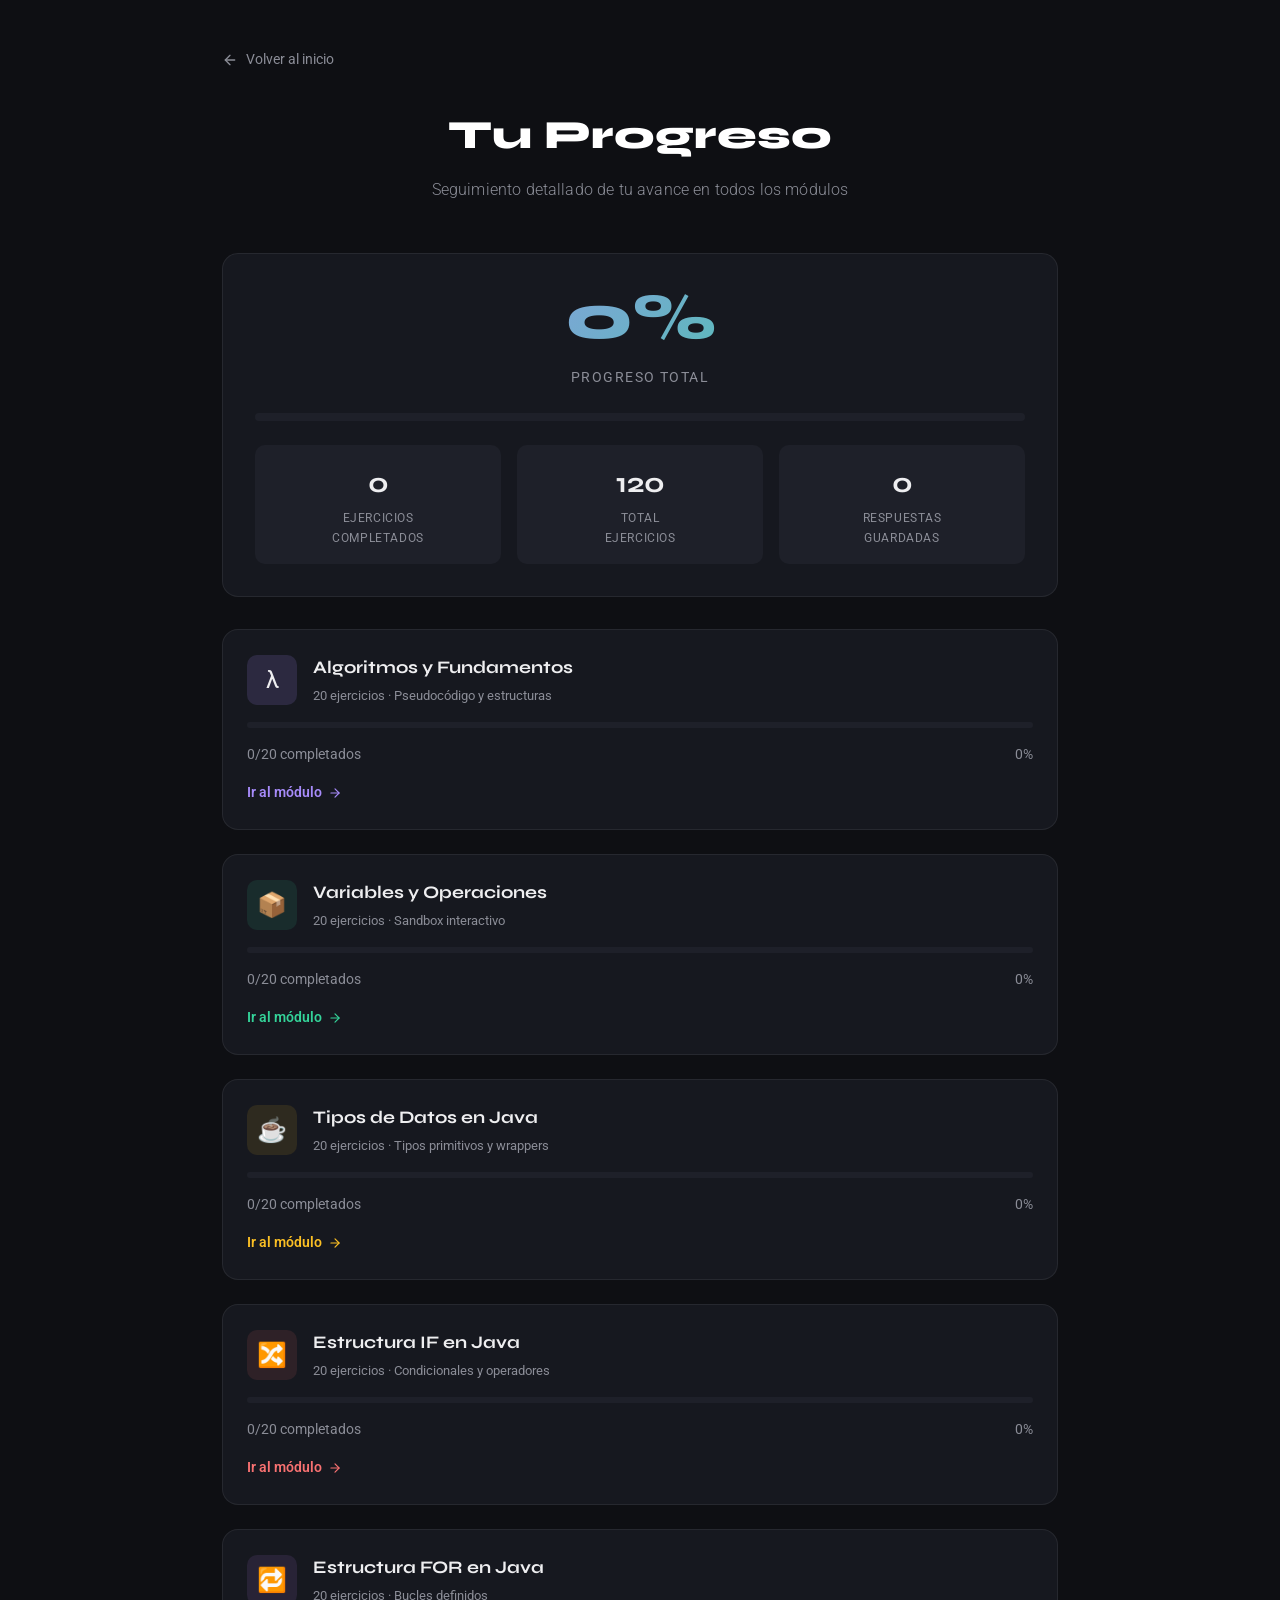
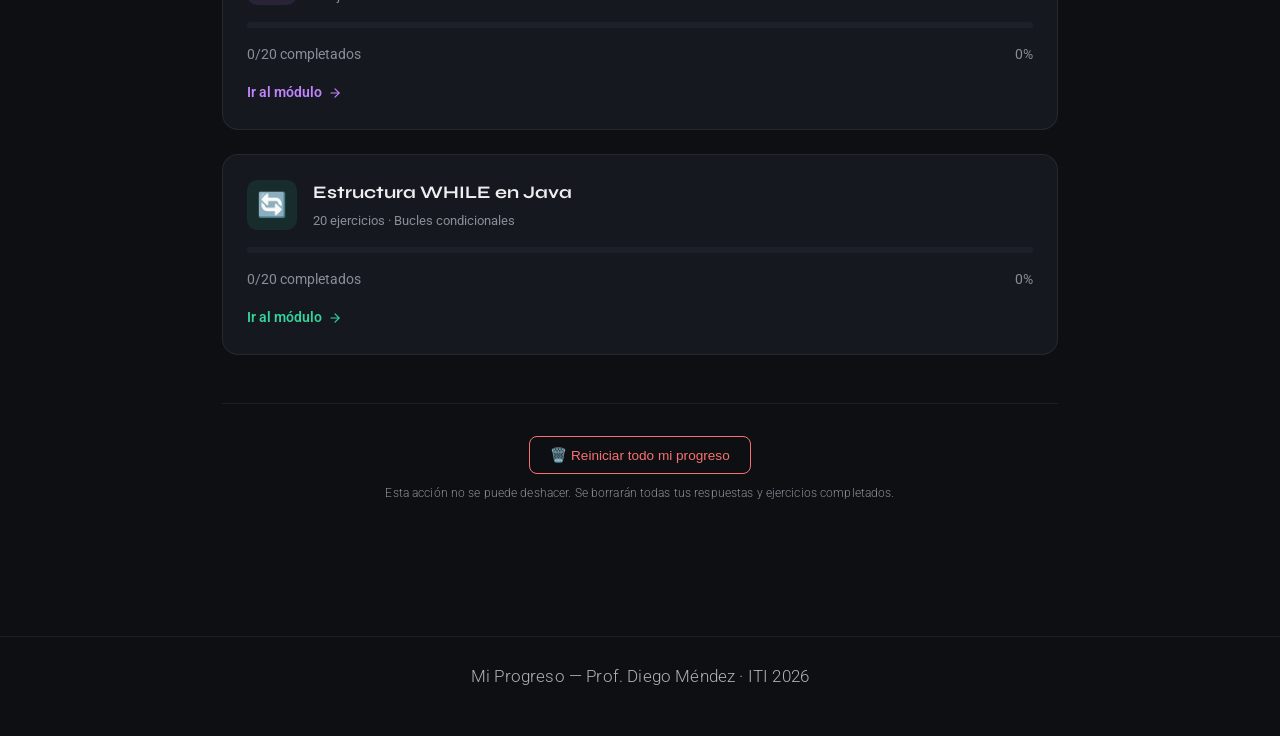
<file: pages/progreso.html>
<!DOCTYPE html>
<html lang="es">

<head>
  <meta charset="UTF-8">
  <meta name="viewport" content="width=device-width, initial-scale=1.0">
  <title>Mi Progreso · Programación I</title>
  <meta name="description" content="Seguimiento de tu progreso en todos los módulos de Programación I">
  <link rel="preconnect" href="https://fonts.googleapis.com">
  <link href="https://fonts.googleapis.com/css2?family=Roboto:ital,wght@0,300;0,400;0,500;1,300&family=Syne:wght@400;500;600;700;800&family=DM+Mono:wght@400;500&display=swap" rel="stylesheet">
  <link rel="stylesheet" href="../css/main.css">
  
</head>

<body>

  <div class="progress-dashboard">
    <a href="../index.html" class="back-link">
      <svg xmlns="http://www.w3.org/2000/svg" width="16" height="16" viewBox="0 0 24 24" fill="none" stroke="currentColor" stroke-width="2" stroke-linecap="round" stroke-linejoin="round"><line x1="19" y1="12" x2="5" y2="12"></line><polyline points="12 19 5 12 12 5"></polyline></svg>
      Volver al inicio
    </a>

    <div class="dashboard-header">
      <h1>Tu Progreso</h1>
      <p>Seguimiento detallado de tu avance en todos los módulos</p>
    </div>

    <!-- Overall Progress -->
    <div class="overall-progress">
      <div class="overall-percentage" id="overall-percentage">0%</div>
      <div class="overall-label">Progreso Total</div>
      <div class="overall-bar">
        <div class="overall-bar-fill" id="overall-bar" style="width: 0%"></div>
      </div>
      <div class="overall-stats">
        <div class="overall-stat">
          <div class="overall-stat-n" id="total-completed">0</div>
          <div class="overall-stat-l">Ejercicios<br>Completados</div>
        </div>
        <div class="overall-stat">
          <div class="overall-stat-n" id="total-exercises">120</div>
          <div class="overall-stat-l">Total<br>Ejercicios</div>
        </div>
        <div class="overall-stat">
          <div class="overall-stat-n" id="total-answers">0</div>
          <div class="overall-stat-l">Respuestas<br>Guardadas</div>
        </div>
      </div>
    </div>

    <!-- Module Breakdown -->
    <div class="modules-breakdown">

      <!-- Algoritmos -->
      <div class="module-progress-card module-algoritmos">
        <div class="module-progress-header">
          <div class="module-progress-icon">λ</div>
          <div class="module-progress-info">
            <div class="module-progress-title">Algoritmos y Fundamentos</div>
            <div class="module-progress-subtitle">20 ejercicios · Pseudocódigo y estructuras</div>
          </div>
        </div>
        <div class="module-progress-bar">
          <div class="module-progress-bar-fill" id="algo-bar" style="width: 0%"></div>
        </div>
        <div class="module-progress-stats">
          <span><span id="algo-completed">0</span>/20 completados</span>
          <span id="algo-percentage">0%</span>
        </div>
        <a href="algoritmos-index.html" class="module-progress-link">
          Ir al módulo
          <svg xmlns="http://www.w3.org/2000/svg" width="14" height="14" viewBox="0 0 24 24" fill="none" stroke="currentColor" stroke-width="2" stroke-linecap="round" stroke-linejoin="round"><line x1="5" y1="12" x2="19" y2="12"></line><polyline points="12 5 19 12 12 19"></polyline></svg>
        </a>
      </div>

      <!-- Variables -->
      <div class="module-progress-card module-variables">
        <div class="module-progress-header">
          <div class="module-progress-icon">📦</div>
          <div class="module-progress-info">
            <div class="module-progress-title">Variables y Operaciones</div>
            <div class="module-progress-subtitle">20 ejercicios · Sandbox interactivo</div>
          </div>
        </div>
        <div class="module-progress-bar">
          <div class="module-progress-bar-fill" id="variables-bar" style="width: 0%"></div>
        </div>
        <div class="module-progress-stats">
          <span><span id="variables-completed">0</span>/20 completados</span>
          <span id="variables-percentage">0%</span>
        </div>
        <a href="variables.html" class="module-progress-link">
          Ir al módulo
          <svg xmlns="http://www.w3.org/2000/svg" width="14" height="14" viewBox="0 0 24 24" fill="none" stroke="currentColor" stroke-width="2" stroke-linecap="round" stroke-linejoin="round"><line x1="5" y1="12" x2="19" y2="12"></line><polyline points="12 5 19 12 12 19"></polyline></svg>
        </a>
      </div>

      <!-- Java -->
      <div class="module-progress-card module-java">
        <div class="module-progress-header">
          <div class="module-progress-icon">☕</div>
          <div class="module-progress-info">
            <div class="module-progress-title">Tipos de Datos en Java</div>
            <div class="module-progress-subtitle">20 ejercicios · Tipos primitivos y wrappers</div>
          </div>
        </div>
        <div class="module-progress-bar">
          <div class="module-progress-bar-fill" id="java-bar" style="width: 0%"></div>
        </div>
        <div class="module-progress-stats">
          <span><span id="java-completed">0</span>/20 completados</span>
          <span id="java-percentage">0%</span>
        </div>
        <a href="tipos-de-datos.html" class="module-progress-link">
          Ir al módulo
          <svg xmlns="http://www.w3.org/2000/svg" width="14" height="14" viewBox="0 0 24 24" fill="none" stroke="currentColor" stroke-width="2" stroke-linecap="round" stroke-linejoin="round"><line x1="5" y1="12" x2="19" y2="12"></line><polyline points="12 5 19 12 12 19"></polyline></svg>
        </a>
      </div>

      <!-- IF -->
      <div class="module-progress-card module-if">
        <div class="module-progress-header">
          <div class="module-progress-icon">🔀</div>
          <div class="module-progress-info">
            <div class="module-progress-title">Estructura IF en Java</div>
            <div class="module-progress-subtitle">20 ejercicios · Condicionales y operadores</div>
          </div>
        </div>
        <div class="module-progress-bar">
          <div class="module-progress-bar-fill" id="if-bar" style="width: 0%"></div>
        </div>
        <div class="module-progress-stats">
          <span><span id="if-completed">0</span>/20 completados</span>
          <span id="if-percentage">0%</span>
        </div>
        <a href="if-java.html" class="module-progress-link">
          Ir al módulo
          <svg xmlns="http://www.w3.org/2000/svg" width="14" height="14" viewBox="0 0 24 24" fill="none" stroke="currentColor" stroke-width="2" stroke-linecap="round" stroke-linejoin="round"><line x1="5" y1="12" x2="19" y2="12"></line><polyline points="12 5 19 12 12 19"></polyline></svg>
        </a>
      </div>

      <!-- FOR -->
      <div class="module-progress-card module-for">
        <div class="module-progress-header">
          <div class="module-progress-icon">🔁</div>
          <div class="module-progress-info">
            <div class="module-progress-title">Estructura FOR en Java</div>
            <div class="module-progress-subtitle">20 ejercicios · Bucles definidos</div>
          </div>
        </div>
        <div class="module-progress-bar">
          <div class="module-progress-bar-fill" id="for-bar" style="width: 0%"></div>
        </div>
        <div class="module-progress-stats">
          <span><span id="for-completed">0</span>/20 completados</span>
          <span id="for-percentage">0%</span>
        </div>
        <a href="for-java.html" class="module-progress-link">
          Ir al módulo
          <svg xmlns="http://www.w3.org/2000/svg" width="14" height="14" viewBox="0 0 24 24" fill="none" stroke="currentColor" stroke-width="2" stroke-linecap="round" stroke-linejoin="round"><line x1="5" y1="12" x2="19" y2="12"></line><polyline points="12 5 19 12 12 19"></polyline></svg>
        </a>
      </div>

      <!-- WHILE -->
      <div class="module-progress-card module-while">
        <div class="module-progress-header">
          <div class="module-progress-icon">🔄</div>
          <div class="module-progress-info">
            <div class="module-progress-title">Estructura WHILE en Java</div>
            <div class="module-progress-subtitle">20 ejercicios · Bucles condicionales</div>
          </div>
        </div>
        <div class="module-progress-bar">
          <div class="module-progress-bar-fill" id="while-bar" style="width: 0%"></div>
        </div>
        <div class="module-progress-stats">
          <span><span id="while-completed">0</span>/20 completados</span>
          <span id="while-percentage">0%</span>
        </div>
        <a href="while-java.html" class="module-progress-link">
          Ir al módulo
          <svg xmlns="http://www.w3.org/2000/svg" width="14" height="14" viewBox="0 0 24 24" fill="none" stroke="currentColor" stroke-width="2" stroke-linecap="round" stroke-linejoin="round"><line x1="5" y1="12" x2="19" y2="12"></line><polyline points="12 5 19 12 12 19"></polyline></svg>
        </a>
      </div>

    </div>

    <!-- Reset Section -->
    <div class="reset-section">
      <button class="reset-btn" onclick="resetProgress()">
        🗑️ Reiniciar todo mi progreso
      </button>
      <p style="font-size:0.75rem;color:var(--muted);margin-top:0.5rem">
        Esta acción no se puede deshacer. Se borrarán todas tus respuestas y ejercicios completados.
      </p>
    </div>
  </div>

  <!-- State Manager -->  
  <!-- ── FOOTER ── -->
  <footer class="page-footer">
    <p>Mi Progreso &mdash; Prof. Diego Méndez &middot; ITI 2026</p>
  </footer>  <script src="../js/core/state-manager.js"></script>
  <script src="../js/pages/progreso.js"></script>
</body>

</html>
</file>
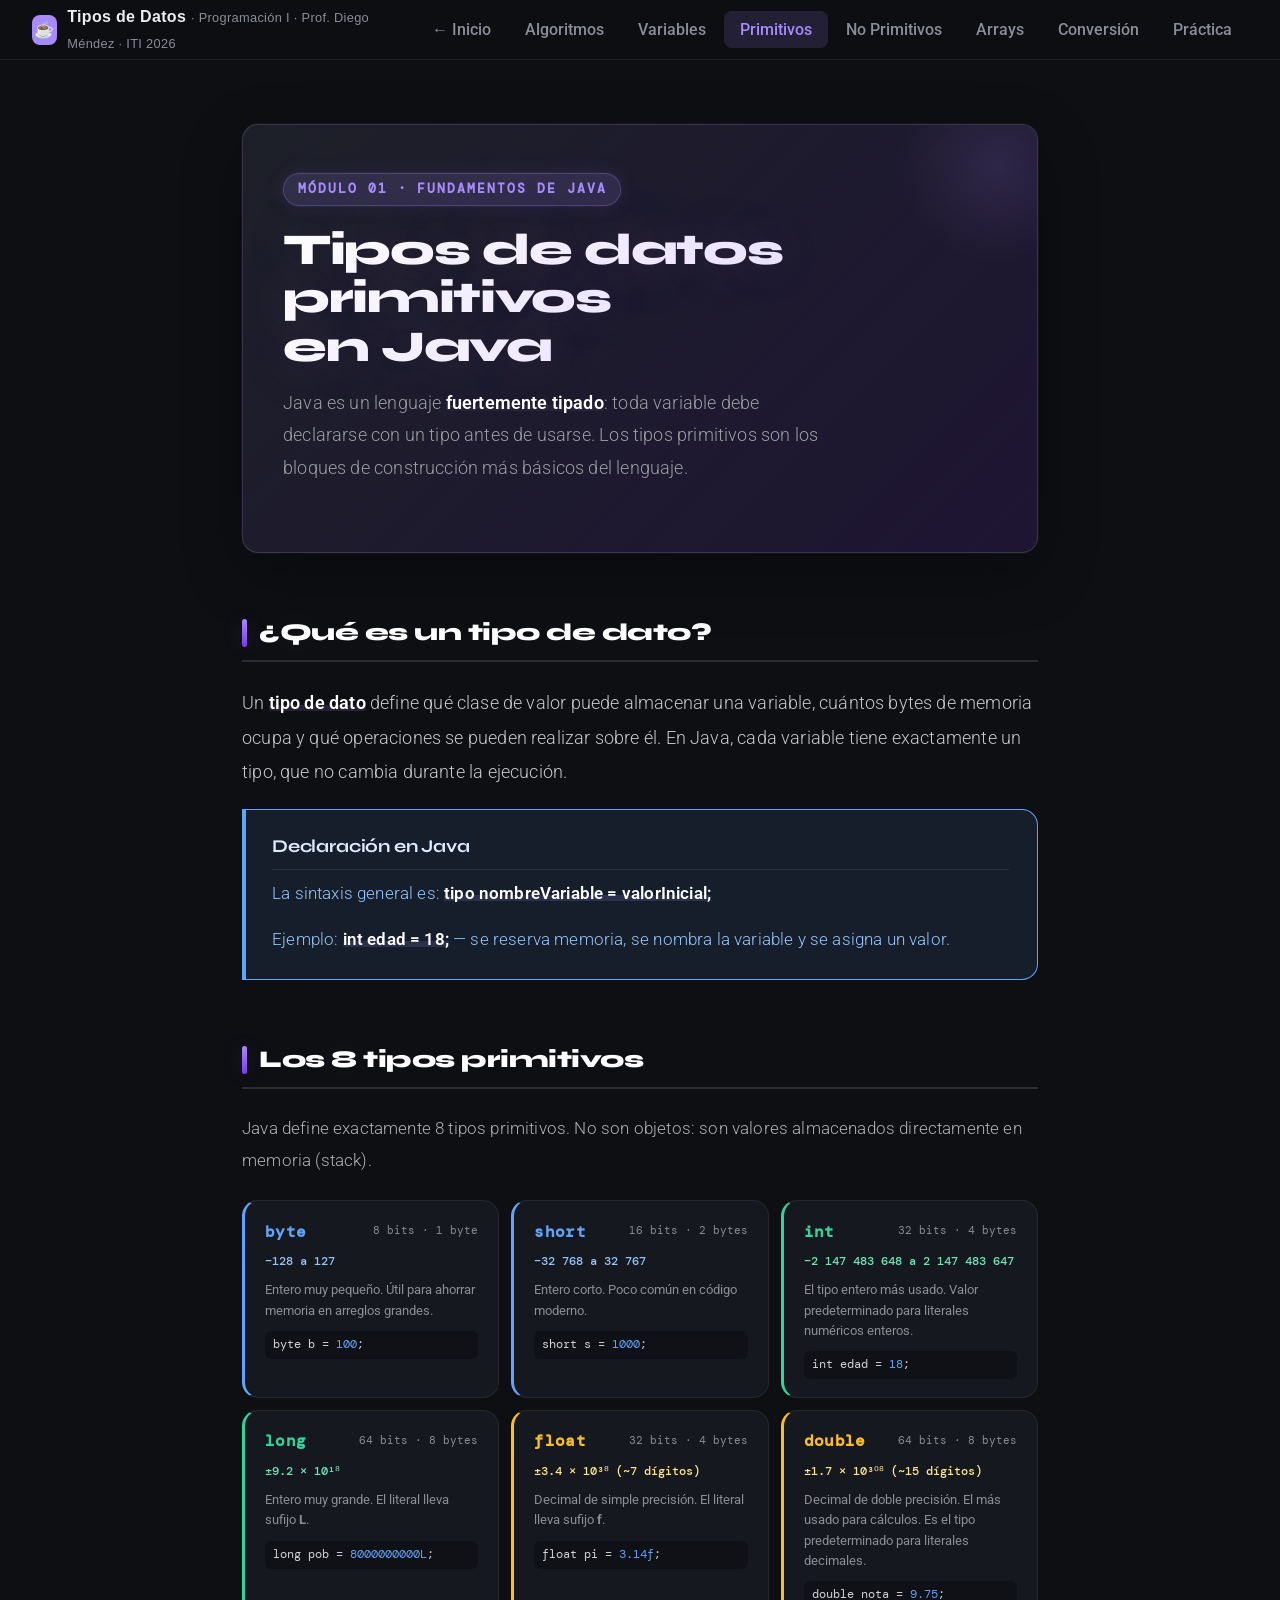
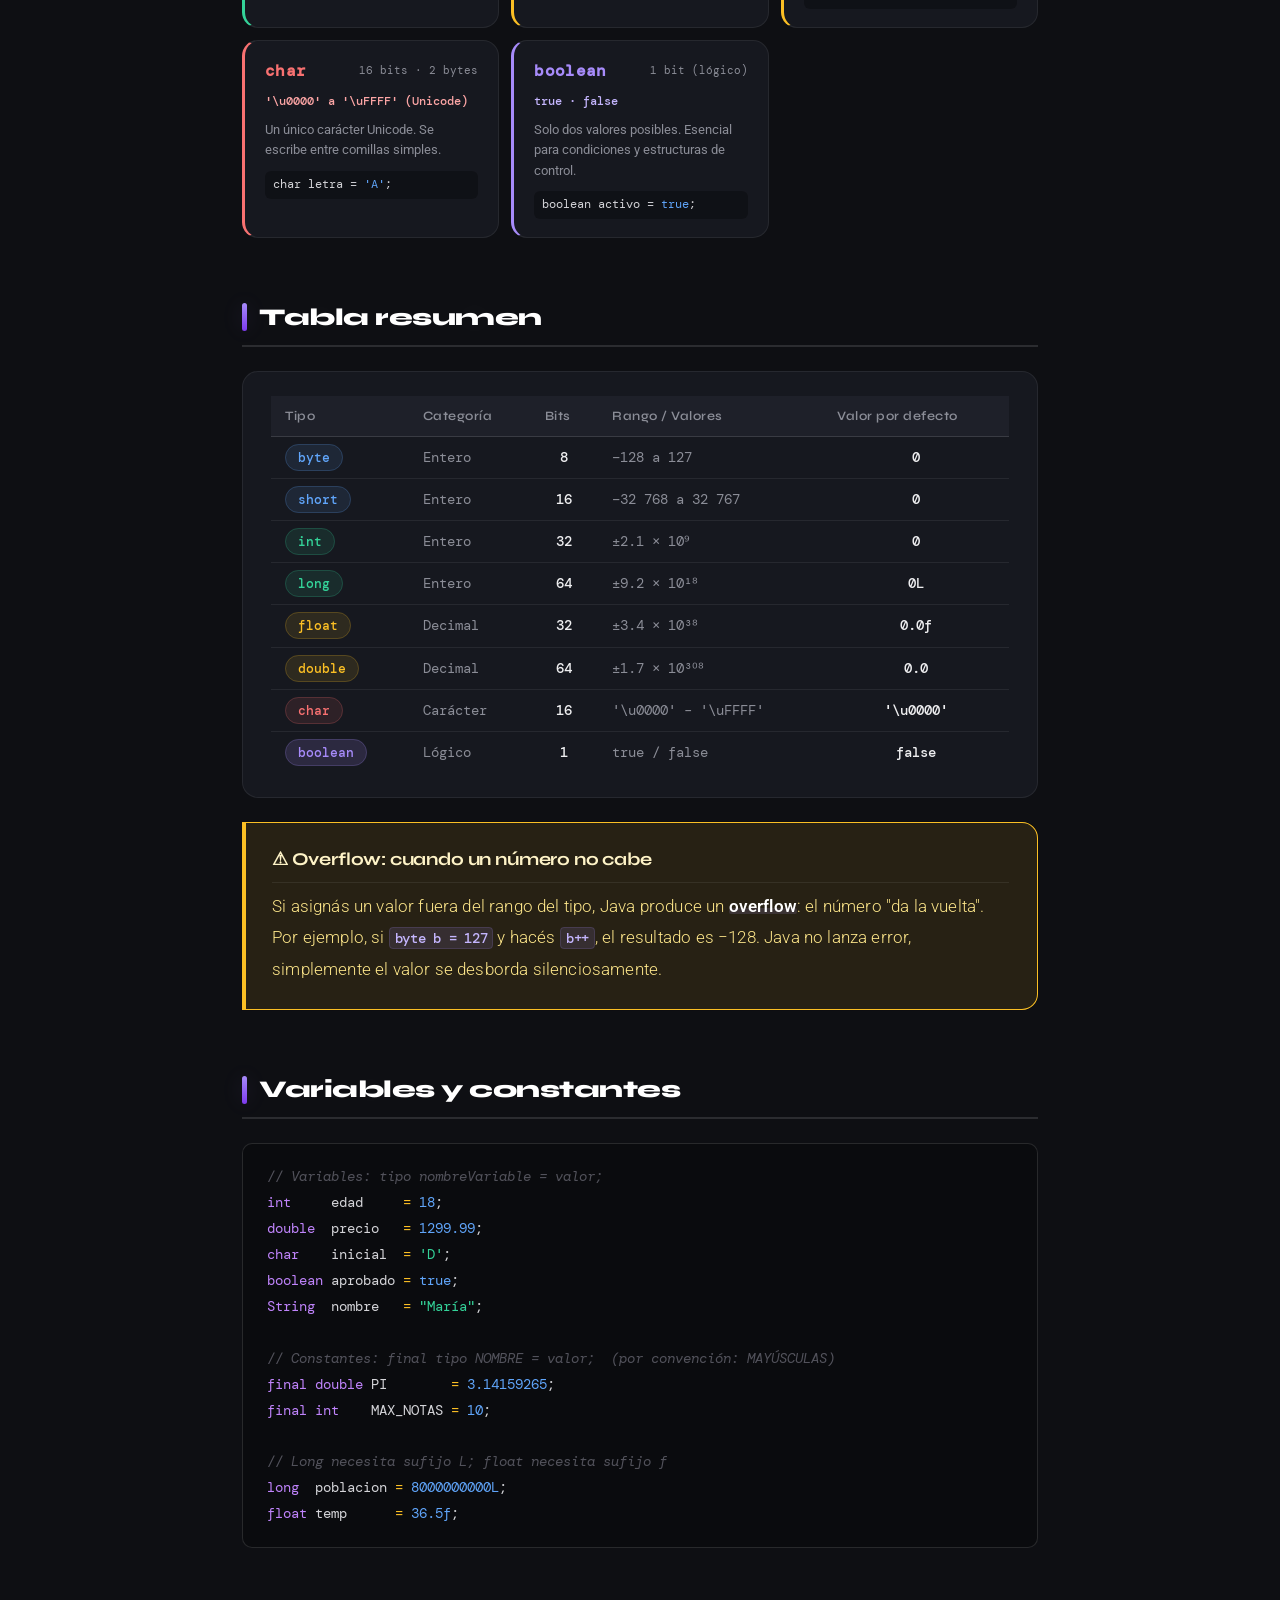
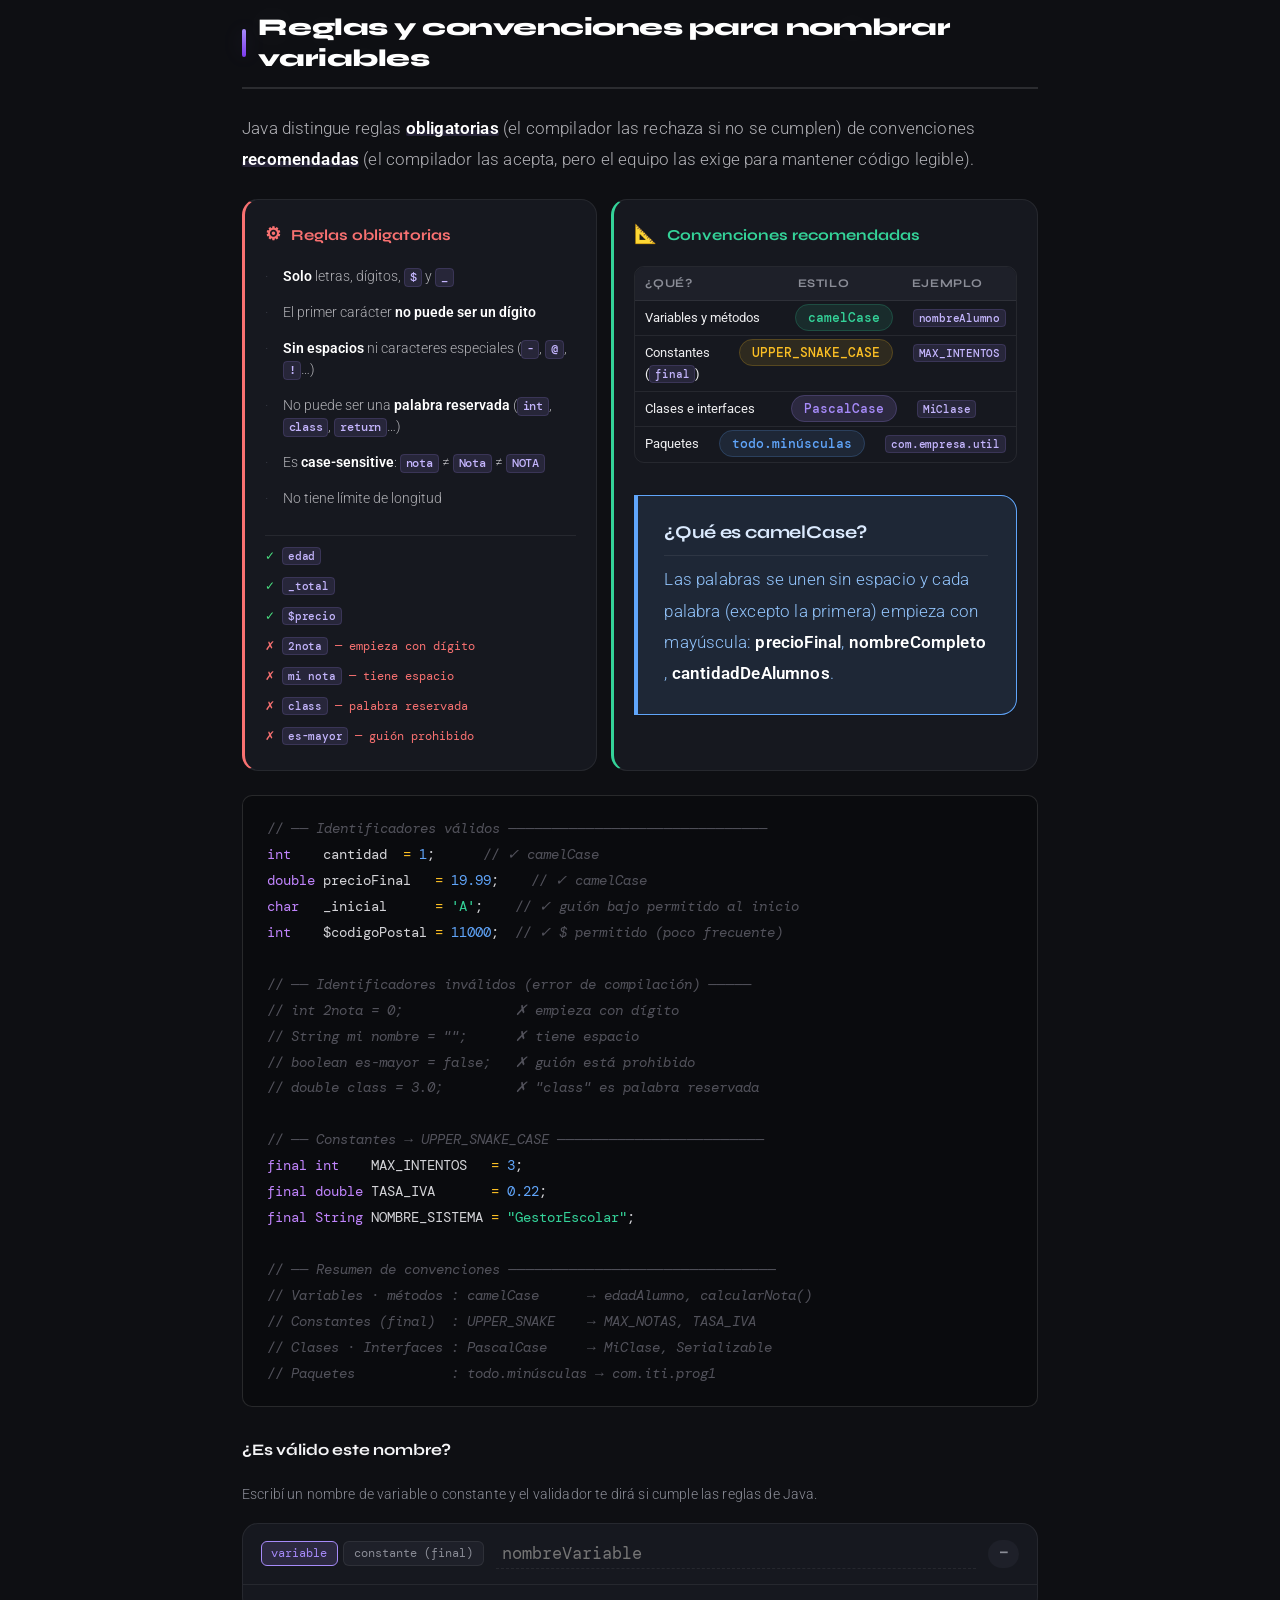
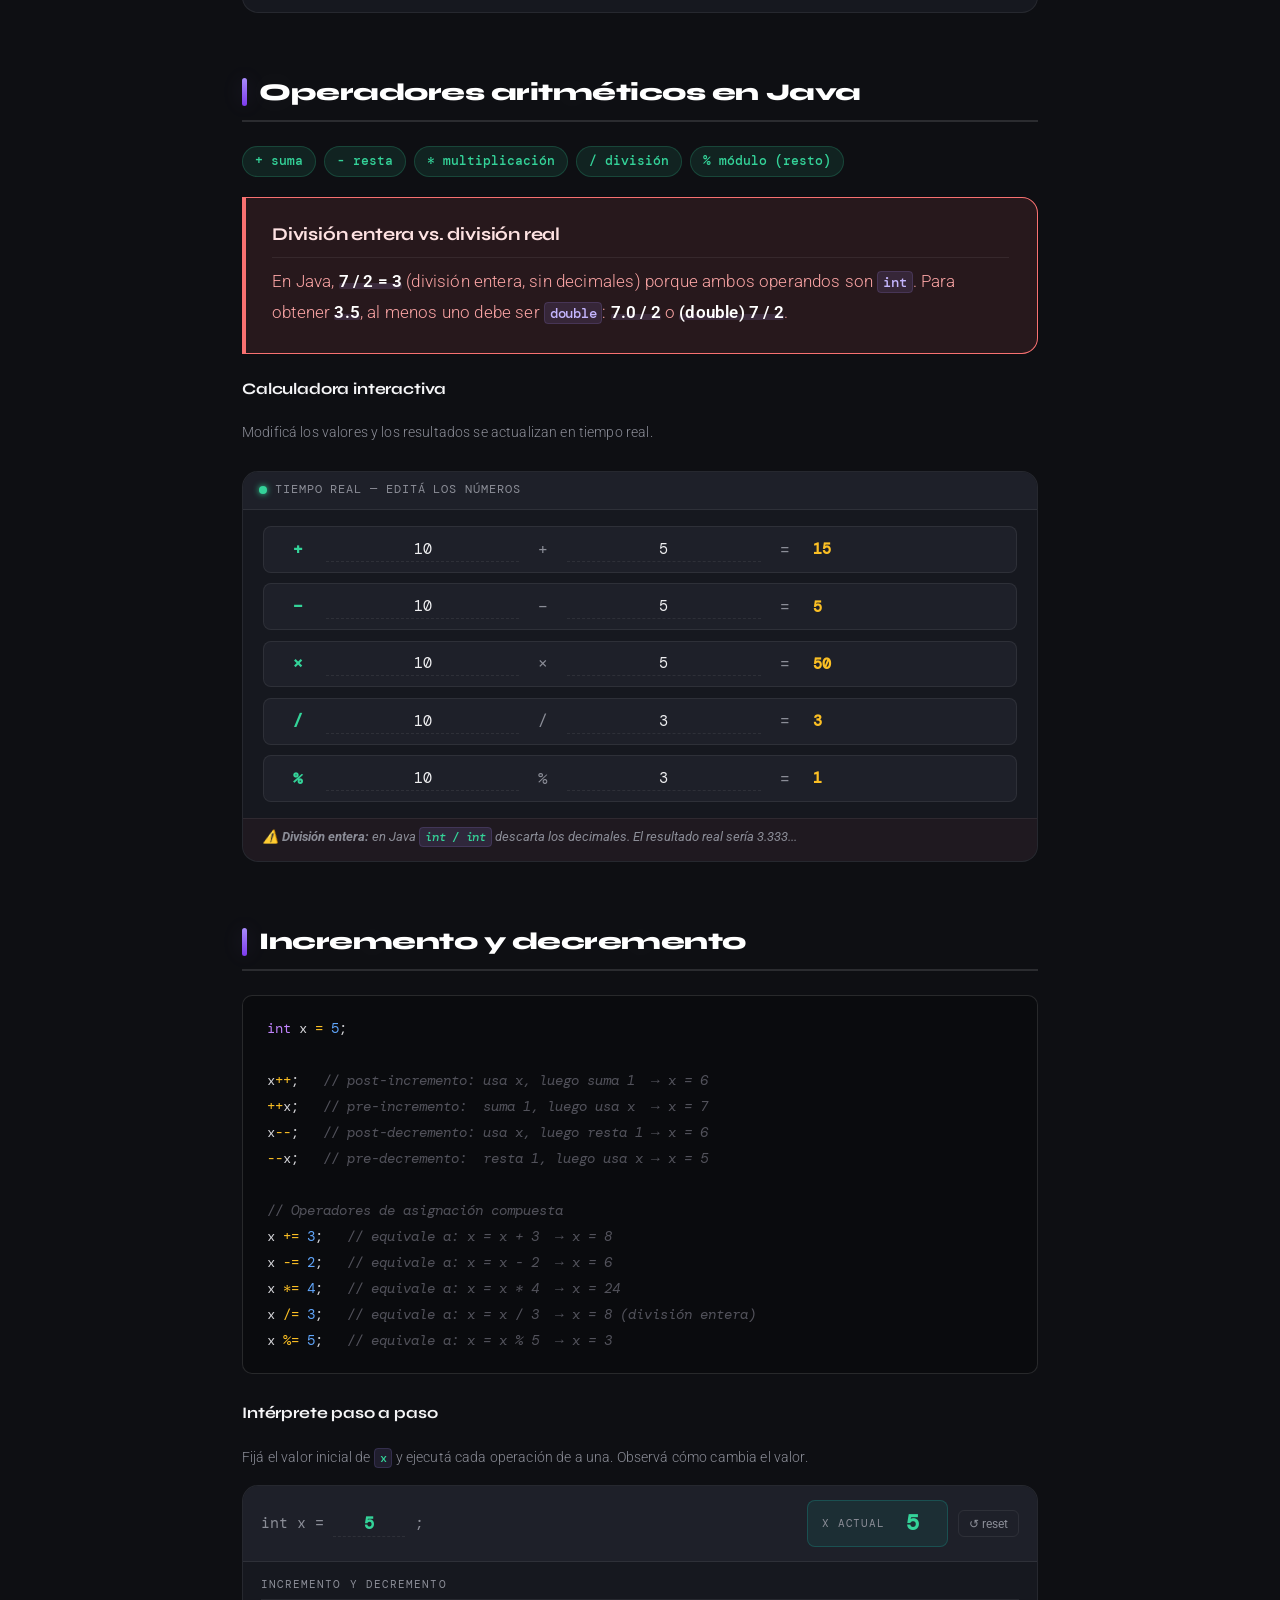
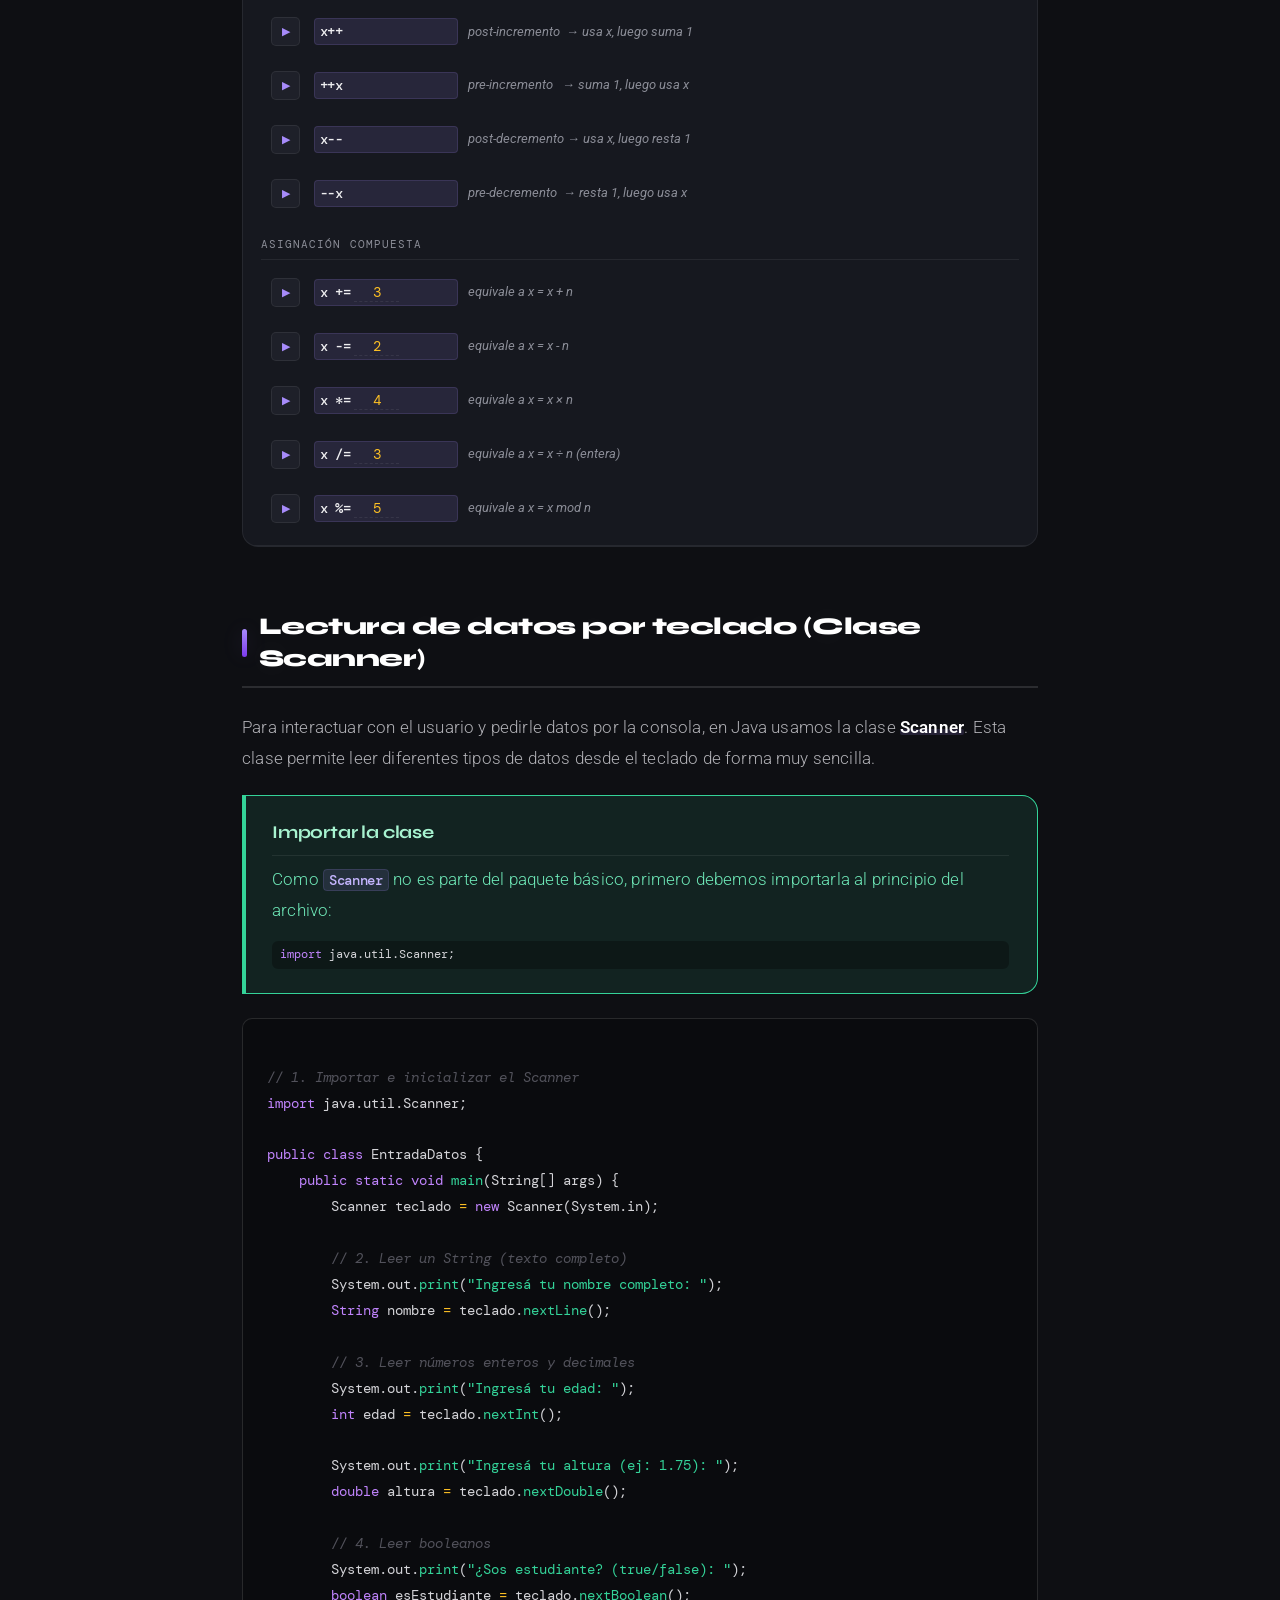
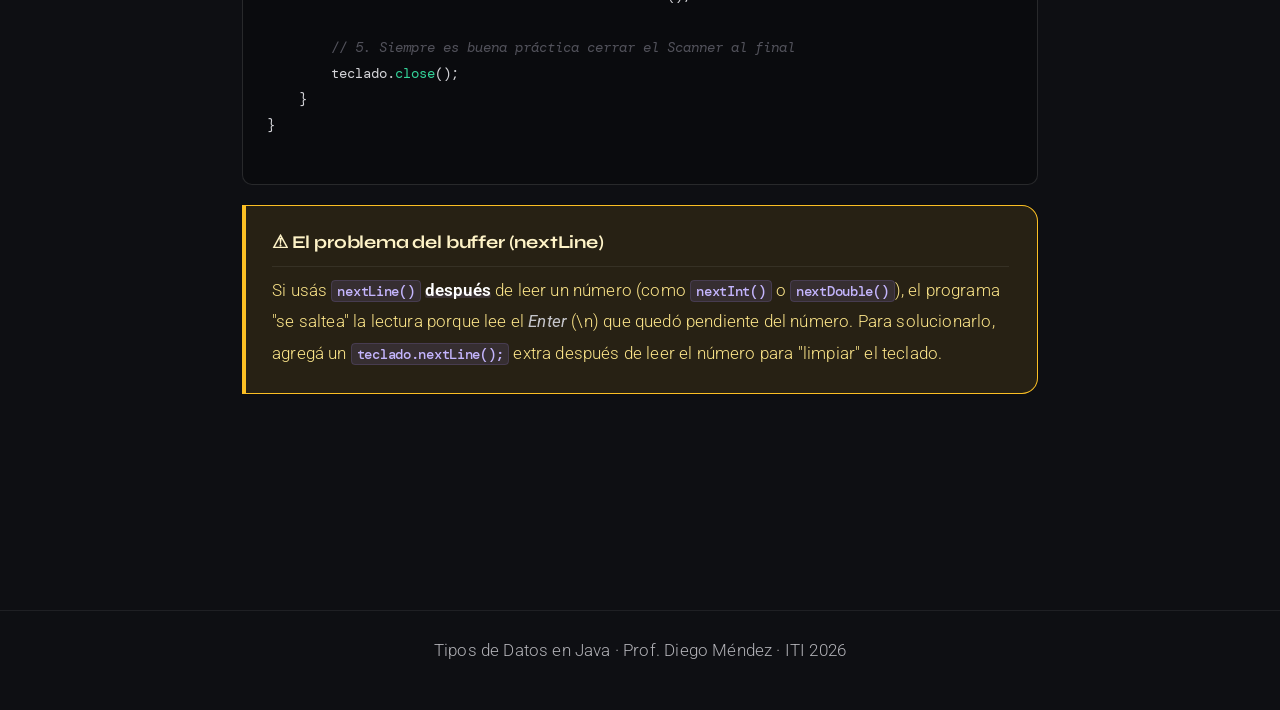
<file: pages/tipos-de-datos.html>
<!DOCTYPE html>
<html lang="es">

<head>
  <meta charset="UTF-8">
  <meta name="viewport" content="width=device-width, initial-scale=1.0">
  <title>Tipos de Datos en Java · Programación I</title>
  <meta name="description" content="Material educativo sobre tipos de datos primitivos y no primitivos en Java. Programación I – Prof. Diego Méndez – ITI 2026.">
  <link rel="preconnect" href="https://fonts.googleapis.com">
  <link href="https://fonts.googleapis.com/css2?family=Roboto:ital,wght@0,300;0,400;0,500;1,300&family=Syne:wght@400;500;600;700;800&family=DM+Mono:wght@400;500&display=swap" rel="stylesheet">
  <link rel="stylesheet" href="../css/main.css">

  
</head>

<body>

  <header class="site-header">
    <div class="logo">
      <div class="logo-icon">☕</div>
      <div>
        <span>Tipos de Datos</span>
        <span class="logo-sub"> · Programación I · Prof. Diego Méndez · ITI 2026</span>
      </div>
    </div>
    <nav class="nav-tabs" role="tablist" aria-label="Navegación principal">
      <a class="nav-tab-link" href="../index.html">← Inicio</a>
      <a class="nav-tab-link" href="algoritmos-index.html">Algoritmos</a>
      <a class="nav-tab-link" href="variables.html">Variables</a>
      <a class="nav-tab active" href="#primitivos" role="tab" aria-selected="true">Primitivos</a>
      <a class="nav-tab" href="#noprim" role="tab" aria-selected="false">No Primitivos</a>
      <a class="nav-tab" href="#arrays" role="tab" aria-selected="false">Arrays</a>
      <a class="nav-tab" href="#conversion" role="tab" aria-selected="false">Conversión</a>
      <a class="nav-tab" href="#practica" role="tab" aria-selected="false">Práctica</a>
    </nav>
  </header>

  <main class="main">

    <!-- ===== PRIMITIVOS ===== -->
    <section id="primitivos" class="section active">

      <div class="hero">
        <div class="hero-tag">Módulo 01 · Fundamentos de Java</div>
        <h1>Tipos de datos primitivos<br>en Java</h1>
        <p>Java es un lenguaje <strong>fuertemente tipado</strong>: toda variable debe declararse con un tipo antes de usarse. Los tipos primitivos son los bloques de construcción más básicos del
          lenguaje.</p>
      </div>

      <h2>¿Qué es un tipo de dato?</h2>
      <p>Un <strong>tipo de dato</strong> define qué clase de valor puede almacenar una variable, cuántos bytes de memoria ocupa y qué operaciones se pueden realizar sobre él. En Java, cada variable
        tiene exactamente un tipo, que no cambia durante la ejecución.</p>

      <div class="card card-accent blue">
        <h3>Declaración en Java</h3>
        <p>La sintaxis general es: <strong>tipo nombreVariable = valorInicial;</strong></p>
        <p>Ejemplo: <strong>int edad = 18;</strong> — se reserva memoria, se nombra la variable y se asigna un valor.</p>
      </div>

      <h2>Los 8 tipos primitivos</h2>
      <p>Java define exactamente 8 tipos primitivos. No son objetos: son valores almacenados directamente en memoria (stack).</p>

      <div class="tipos-grid">

        <div class="tipo-card tipo-azul">
          <div class="tipo-header">
            <span class="tipo-keyword">byte</span>
            <span class="tipo-size">8 bits · 1 byte</span>
          </div>
          <div class="tipo-range">−128 a 127</div>
          <div class="tipo-desc">Entero muy pequeño. Útil para ahorrar memoria en arreglos grandes.</div>
          <div class="code-inline">byte b = <span class="nm">100</span>;</div>
        </div>

        <div class="tipo-card tipo-azul">
          <div class="tipo-header">
            <span class="tipo-keyword">short</span>
            <span class="tipo-size">16 bits · 2 bytes</span>
          </div>
          <div class="tipo-range">−32 768 a 32 767</div>
          <div class="tipo-desc">Entero corto. Poco común en código moderno.</div>
          <div class="code-inline">short s = <span class="nm">1000</span>;</div>
        </div>

        <div class="tipo-card tipo-teal">
          <div class="tipo-header">
            <span class="tipo-keyword">int</span>
            <span class="tipo-size">32 bits · 4 bytes</span>
          </div>
          <div class="tipo-range">−2 147 483 648 a 2 147 483 647</div>
          <div class="tipo-desc">El tipo entero más usado. Valor predeterminado para literales numéricos enteros.</div>
          <div class="code-inline">int edad = <span class="nm">18</span>;</div>
        </div>

        <div class="tipo-card tipo-teal">
          <div class="tipo-header">
            <span class="tipo-keyword">long</span>
            <span class="tipo-size">64 bits · 8 bytes</span>
          </div>
          <div class="tipo-range">±9.2 × 10¹⁸</div>
          <div class="tipo-desc">Entero muy grande. El literal lleva sufijo <strong>L</strong>.</div>
          <div class="code-inline">long pob = <span class="nm">8000000000L</span>;</div>
        </div>

        <div class="tipo-card tipo-amber">
          <div class="tipo-header">
            <span class="tipo-keyword">float</span>
            <span class="tipo-size">32 bits · 4 bytes</span>
          </div>
          <div class="tipo-range">±3.4 × 10³⁸ (~7 dígitos)</div>
          <div class="tipo-desc">Decimal de simple precisión. El literal lleva sufijo <strong>f</strong>.</div>
          <div class="code-inline">float pi = <span class="nm">3.14f</span>;</div>
        </div>

        <div class="tipo-card tipo-amber">
          <div class="tipo-header">
            <span class="tipo-keyword">double</span>
            <span class="tipo-size">64 bits · 8 bytes</span>
          </div>
          <div class="tipo-range">±1.7 × 10³⁰⁸ (~15 dígitos)</div>
          <div class="tipo-desc">Decimal de doble precisión. El más usado para cálculos. Es el tipo predeterminado para literales decimales.</div>
          <div class="code-inline">double nota = <span class="nm">9.75</span>;</div>
        </div>

        <div class="tipo-card tipo-coral">
          <div class="tipo-header">
            <span class="tipo-keyword">char</span>
            <span class="tipo-size">16 bits · 2 bytes</span>
          </div>
          <div class="tipo-range">'\u0000' a '\uFFFF' (Unicode)</div>
          <div class="tipo-desc">Un único carácter Unicode. Se escribe entre comillas simples.</div>
          <div class="code-inline">char letra = <span class="nm">'A'</span>;</div>
        </div>

        <div class="tipo-card tipo-purple">
          <div class="tipo-header">
            <span class="tipo-keyword">boolean</span>
            <span class="tipo-size">1 bit (lógico)</span>
          </div>
          <div class="tipo-range">true · false</div>
          <div class="tipo-desc">Solo dos valores posibles. Esencial para condiciones y estructuras de control.</div>
          <div class="code-inline">boolean activo = <span class="nm">true</span>;</div>
        </div>

      </div>

      <h2>Tabla resumen</h2>
      <div class="card">
        <div class="table-wrap">
          <table>
            <thead>
              <tr>
                <th>Tipo</th>
                <th>Categoría</th>
                <th>Bits</th>
                <th>Rango / Valores</th>
                <th>Valor por defecto</th>
              </tr>
            </thead>
            <tbody>
              <tr>
                <td><span class="pill pill-blue">byte</span></td>
                <td>Entero</td>
                <td class="num">8</td>
                <td>−128 a 127</td>
                <td class="num">0</td>
              </tr>
              <tr>
                <td><span class="pill pill-blue">short</span></td>
                <td>Entero</td>
                <td class="num">16</td>
                <td>−32 768 a 32 767</td>
                <td class="num">0</td>
              </tr>
              <tr>
                <td><span class="pill pill-teal">int</span></td>
                <td>Entero</td>
                <td class="num">32</td>
                <td>±2.1 × 10⁹</td>
                <td class="num">0</td>
              </tr>
              <tr>
                <td><span class="pill pill-teal">long</span></td>
                <td>Entero</td>
                <td class="num">64</td>
                <td>±9.2 × 10¹⁸</td>
                <td class="num">0L</td>
              </tr>
              <tr>
                <td><span class="pill pill-amber">float</span></td>
                <td>Decimal</td>
                <td class="num">32</td>
                <td>±3.4 × 10³⁸</td>
                <td class="num">0.0f</td>
              </tr>
              <tr>
                <td><span class="pill pill-amber">double</span></td>
                <td>Decimal</td>
                <td class="num">64</td>
                <td>±1.7 × 10³⁰⁸</td>
                <td class="num">0.0</td>
              </tr>
              <tr>
                <td><span class="pill pill-coral">char</span></td>
                <td>Carácter</td>
                <td class="num">16</td>
                <td>'\u0000' – '\uFFFF'</td>
                <td class="num">'\u0000'</td>
              </tr>
              <tr>
                <td><span class="pill pill-purple">boolean</span></td>
                <td>Lógico</td>
                <td class="num">1</td>
                <td>true / false</td>
                <td class="num">false</td>
              </tr>
            </tbody>
          </table>
        </div>
      </div>

      <div class="card card-accent amber">
        <h3>⚠ Overflow: cuando un número no cabe</h3>
        <p>Si asignás un valor fuera del rango del tipo, Java produce un <strong>overflow</strong>: el número "da la vuelta". Por ejemplo, si <code>byte b = 127</code> y hacés <code>b++</code>, el
          resultado es −128. Java no lanza error, simplemente el valor se desborda silenciosamente.</p>
      </div>

      <h2>Variables y constantes</h2>
      <div class="code-block" id="cb-declaracion"></div>

      <h2>Reglas y convenciones para nombrar variables</h2>
      <p>Java distingue reglas <strong>obligatorias</strong> (el compilador las rechaza si no se cumplen) de convenciones <strong>recomendadas</strong> (el compilador las acepta, pero el equipo las
        exige para mantener código legible).</p>

      <div class="naming-grid">

        <div class="naming-card naming-rules">
          <div class="naming-card-header">
            <span class="naming-icon">⚙</span>
            <span>Reglas obligatorias</span>
          </div>
          <ul class="naming-list">
            <li><strong>Solo</strong> letras, dígitos, <code>$</code> y <code>_</code></li>
            <li>El primer carácter <strong>no puede ser un dígito</strong></li>
            <li><strong>Sin espacios</strong> ni caracteres especiales (<code>-</code>, <code>@</code>, <code>!</code>…)</li>
            <li>No puede ser una <strong>palabra reservada</strong> (<code>int</code>, <code>class</code>, <code>return</code>…)</li>
            <li>Es <strong>case-sensitive</strong>: <code>nota</code> ≠ <code>Nota</code> ≠ <code>NOTA</code></li>
            <li>No tiene límite de longitud</li>
          </ul>
          <div class="naming-examples">
            <div class="naming-ex valid">✓ <code>edad</code></div>
            <div class="naming-ex valid">✓ <code>_total</code></div>
            <div class="naming-ex valid">✓ <code>$precio</code></div>
            <div class="naming-ex invalid">✗ <code>2nota</code> — empieza con dígito</div>
            <div class="naming-ex invalid">✗ <code>mi nota</code> — tiene espacio</div>
            <div class="naming-ex invalid">✗ <code>class</code> — palabra reservada</div>
            <div class="naming-ex invalid">✗ <code>es-mayor</code> — guión prohibido</div>
          </div>
        </div>

        <div class="naming-card naming-conventions">
          <div class="naming-card-header">
            <span class="naming-icon">📐</span>
            <span>Convenciones recomendadas</span>
          </div>
          <div class="conv-table">
            <div class="conv-row conv-header">
              <div>¿Qué?</div>
              <div>Estilo</div>
              <div>Ejemplo</div>
            </div>
            <div class="conv-row">
              <div>Variables y métodos</div>
              <div><span class="pill pill-teal">camelCase</span></div>
              <div><code>nombreAlumno</code></div>
            </div>
            <div class="conv-row">
              <div>Constantes (<code>final</code>)</div>
              <div><span class="pill pill-amber">UPPER_SNAKE_CASE</span></div>
              <div><code>MAX_INTENTOS</code></div>
            </div>
            <div class="conv-row">
              <div>Clases e interfaces</div>
              <div><span class="pill pill-purple">PascalCase</span></div>
              <div><code>MiClase</code></div>
            </div>
            <div class="conv-row">
              <div>Paquetes</div>
              <div><span class="pill pill-blue">todo.minúsculas</span></div>
              <div><code>com.empresa.util</code></div>
            </div>
          </div>
          <div class="card card-accent blue" style="margin-top:1rem">
            <h3>¿Qué es camelCase?</h3>
            <p>Las palabras se unen sin espacio y cada palabra (excepto la primera) empieza con mayúscula: <strong>precioFinal</strong>, <strong>nombreCompleto</strong>,
              <strong>cantidadDeAlumnos</strong>.
            </p>
          </div>
        </div>

      </div>

      <div class="code-block" id="cb-nombres"></div>

      <!-- ── VALIDADOR DE NOMBRES JAVA ── -->
      <h3 style="margin: 2rem 0 0.4rem; font-size: 1rem;">¿Es válido este nombre?</h3>
      <p style="margin-bottom: 0.9rem; font-size: 0.9rem; color: var(--muted);">
        Escribí un nombre de variable o constante y el validador te dirá si cumple las reglas de Java.
      </p>

      <div class="vname-wrap" id="vname-wrap">
        <div class="vname-input-row">
          <div class="vname-type-select">
            <button class="vname-type active" data-type="variable" onclick="setVnameType(this)">variable</button>
            <button class="vname-type" data-type="constant" onclick="setVnameType(this)">constante (final)</button>
          </div>
          <input class="vname-input" id="vname-input" type="text" placeholder="nombreVariable" spellcheck="false" autocomplete="off" oninput="validateName()">
          <div class="vname-badge" id="vname-badge">—</div>
        </div>

        <div class="vname-feedback" id="vname-feedback">
          <div class="vname-rules" id="vname-rules"></div>
          <div class="vname-suggestion" id="vname-suggestion"></div>
        </div>
      </div>

      

      

      <h2>Operadores aritméticos en Java</h2>
      <div class="pill-row">
        <span class="pill pill-teal">+ suma</span>
        <span class="pill pill-teal">- resta</span>
        <span class="pill pill-teal">* multiplicación</span>
        <span class="pill pill-teal">/ división</span>
        <span class="pill pill-teal">% módulo (resto)</span>
      </div>

      <div class="card card-accent coral">
        <h3>División entera vs. división real</h3>
        <p>En Java, <strong>7 / 2 = 3</strong> (división entera, sin decimales) porque ambos operandos son <code>int</code>. Para obtener <strong>3.5</strong>, al menos uno debe ser
          <code>double</code>: <strong>7.0 / 2</strong> o <strong>(double) 7 / 2</strong>.
        </p>
      </div>

      <h3 style="margin: 1.5rem 0 0.5rem; font-size: 1rem;">Calculadora interactiva</h3>
      <p style="margin-bottom: 0.75rem; font-size: 0.9rem; color: var(--muted);">Modificá los valores y los resultados se actualizan en tiempo real.</p>

      <div class="op-calc">
        <div class="op-calc-header">Tiempo real &mdash; editá los números</div>
        <div class="op-calc-body" id="op-calc-body">

          <!-- SUMA -->
          <div class="op-row">
            <div class="op-sym-badge">+</div>
            <input class="op-num" type="number" value="10" id="a1" oninput="calcOp()">
            <div class="op-eq">+</div>
            <input class="op-num" type="number" value="5" id="b1" oninput="calcOp()">
            <div class="op-eq">=</div>
            <div class="op-result" id="r-sum">15</div>
          </div>

          <!-- RESTA -->
          <div class="op-row">
            <div class="op-sym-badge">&minus;</div>
            <input class="op-num" type="number" value="10" id="a2" oninput="calcOp()">
            <div class="op-eq">&minus;</div>
            <input class="op-num" type="number" value="5" id="b2" oninput="calcOp()">
            <div class="op-eq">=</div>
            <div class="op-result" id="r-sub">5</div>
          </div>

          <!-- MULTIPLICACIÓN -->
          <div class="op-row">
            <div class="op-sym-badge">&times;</div>
            <input class="op-num" type="number" value="10" id="a3" oninput="calcOp()">
            <div class="op-eq">&times;</div>
            <input class="op-num" type="number" value="5" id="b3" oninput="calcOp()">
            <div class="op-eq">=</div>
            <div class="op-result" id="r-mul">50</div>
          </div>

          <!-- DIVISIÓN (int vs double) -->
          <div class="op-row" id="row-div">
            <div class="op-sym-badge">/</div>
            <input class="op-num" type="number" value="10" id="a4" oninput="calcOp()">
            <div class="op-eq">/</div>
            <input class="op-num" type="number" value="3" id="b4" oninput="calcOp()">
            <div class="op-eq">=</div>
            <div class="op-result" id="r-div">3</div>
          </div>

          <!-- MÓDULO -->
          <div class="op-row">
            <div class="op-sym-badge">%</div>
            <input class="op-num" type="number" value="10" id="a5" oninput="calcOp()">
            <div class="op-eq">%</div>
            <input class="op-num" type="number" value="3" id="b5" oninput="calcOp()">
            <div class="op-eq">=</div>
            <div class="op-result" id="r-mod">1</div>
          </div>

        </div>
        <div class="op-calc-note" id="div-note">
          ⚠️ <strong>División entera:</strong> en Java <code style="font-family:'DM Mono',monospace;font-size:0.78rem;color:var(--teal)">int / int</code> descarta los decimales. El resultado real
          sería <span id="div-real">3.333...</span>
        </div>
      </div>

      

      <h2>Incremento y decremento</h2>
      <div class="code-block" id="cb-incremento"></div>

      <!-- ── INTÉRPRETE PASO A PASO ── -->
      <h3 style="margin: 1.75rem 0 0.35rem; font-size: 1rem;">Intérprete paso a paso</h3>
      <p style="margin-bottom: 0.85rem; font-size: 0.9rem; color: var(--muted);">
        Fijá el valor inicial de <code style="font-family:'DM Mono',monospace;color:var(--teal)">x</code> y ejecutá cada operación de a una. Observá cómo cambia el valor.
      </p>

      <div class="inc-wrap" id="inc-wrap">

        <!-- Header: valor actual de x -->
        <div class="inc-header">
          <span class="inc-label">int x =</span>
          <input class="inc-x-input" id="inc-x-input" type="number" value="5" oninput="incSetX()" onchange="incSetX()">
          <span class="inc-label">;</span>
          <div class="inc-display" id="inc-display">
            <span class="inc-display-label">x actual</span>
            <span class="inc-display-val" id="inc-val">5</span>
          </div>
          <button class="inc-reset" onclick="incReset()" title="Reiniciar">↺ reset</button>
        </div>

        <!-- Operaciones -->
        <div class="inc-ops" id="inc-ops">

          <div class="inc-group-label">Incremento y decremento</div>

          <div class="inc-op" data-op="post++" data-desc="Post-incremento: usa el valor actual de x, luego le suma 1.">
            <button class="inc-btn" onclick="incRun(this)">▶</button>
            <code class="inc-code">x++</code>
            <span class="inc-op-desc">post-incremento &nbsp;→ usa x, luego suma 1</span>
            <span class="inc-op-result" id="res-post++"></span>
          </div>

          <div class="inc-op" data-op="++pre" data-desc="Pre-incremento: suma 1 a x primero, luego usa el nuevo valor.">
            <button class="inc-btn" onclick="incRun(this)">▶</button>
            <code class="inc-code">++x</code>
            <span class="inc-op-desc">pre-incremento &nbsp;&nbsp;→ suma 1, luego usa x</span>
            <span class="inc-op-result" id="res-++pre"></span>
          </div>

          <div class="inc-op" data-op="post--" data-desc="Post-decremento: usa el valor actual de x, luego le resta 1.">
            <button class="inc-btn" onclick="incRun(this)">▶</button>
            <code class="inc-code">x--</code>
            <span class="inc-op-desc">post-decremento → usa x, luego resta 1</span>
            <span class="inc-op-result" id="res-post--"></span>
          </div>

          <div class="inc-op" data-op="--pre" data-desc="Pre-decremento: resta 1 a x primero, luego usa el nuevo valor.">
            <button class="inc-btn" onclick="incRun(this)">▶</button>
            <code class="inc-code">--x</code>
            <span class="inc-op-desc">pre-decremento &nbsp;→ resta 1, luego usa x</span>
            <span class="inc-op-result" id="res---pre"></span>
          </div>

          <div class="inc-group-label" style="margin-top:0.75rem;">Asignación compuesta</div>

          <div class="inc-op" data-op="+=" data-operand="3" data-desc="Equivale a: x = x + 3">
            <button class="inc-btn" onclick="incRun(this)">▶</button>
            <code class="inc-code">x += <input class="inc-operand" type="number" value="3" min="-999" max="999"></code>
            <span class="inc-op-desc">equivale a x = x + n</span>
            <span class="inc-op-result" id="res-+="></span>
          </div>

          <div class="inc-op" data-op="-=" data-operand="2" data-desc="Equivale a: x = x - 2">
            <button class="inc-btn" onclick="incRun(this)">▶</button>
            <code class="inc-code">x -= <input class="inc-operand" type="number" value="2" min="-999" max="999"></code>
            <span class="inc-op-desc">equivale a x = x - n</span>
            <span class="inc-op-result" id="res--="></span>
          </div>

          <div class="inc-op" data-op="*=" data-operand="4" data-desc="Equivale a: x = x * 4">
            <button class="inc-btn" onclick="incRun(this)">▶</button>
            <code class="inc-code">x *= <input class="inc-operand" type="number" value="4" min="-999" max="999"></code>
            <span class="inc-op-desc">equivale a x = x × n</span>
            <span class="inc-op-result" id="res-*="></span>
          </div>

          <div class="inc-op" data-op="/=" data-operand="3" data-desc="Equivale a: x = x / 3 (división entera en Java)">
            <button class="inc-btn" onclick="incRun(this)">▶</button>
            <code class="inc-code">x /= <input class="inc-operand" type="number" value="3" min="-999" max="999"></code>
            <span class="inc-op-desc">equivale a x = x ÷ n (entera)</span>
            <span class="inc-op-result" id="res-/="></span>
          </div>

          <div class="inc-op" data-op="%= " data-operand="5" data-desc="Equivale a: x = x % 5 (resto de la división entera)">
            <button class="inc-btn" onclick="incRun(this)">▶</button>
            <code class="inc-code">x %= <input class="inc-operand" type="number" value="5" min="-999" max="999"></code>
            <span class="inc-op-desc">equivale a x = x mod n</span>
            <span class="inc-op-result" id="res-%="></span>
          </div>

        </div>

        <!-- Log de ejecución -->
        <div class="inc-log-wrap">
          <!-- <div class="inc-log-header">// historial de ejecución</div>
          <div class="inc-log" id="inc-log">
            <span style="color:var(--muted);font-size:0.8rem;">Ejecutá una operación para ver el historial…</span>
          </div> -->
        </div>

      </div>

      <h2>Lectura de datos por teclado (Clase Scanner)</h2>
      <p>Para interactuar con el usuario y pedirle datos por la consola, en Java usamos la clase <strong>Scanner</strong>. Esta clase permite leer diferentes tipos de datos desde el teclado de forma muy sencilla.</p>

      <div class="card card-accent teal">
        <h3>Importar la clase</h3>
        <p>Como <code>Scanner</code> no es parte del paquete básico, primero debemos importarla al principio del archivo:</p>
        <div class="code-inline"><span class="kw">import</span> java.util.Scanner;</div>
      </div>

      <div class="code-block">
<span class="cm">// 1. Importar e inicializar el Scanner</span>
<span class="kw">import</span> java.util.Scanner;

<span class="kw">public class</span> EntradaDatos {
    <span class="kw">public static void</span> <span class="fn">main</span>(String[] args) {
        Scanner teclado <span class="op">=</span> <span class="kw">new</span> Scanner(System.in);

        <span class="cm">// 2. Leer un String (texto completo)</span>
        System.out.<span class="fn">print</span>(<span class="fn">"Ingresá tu nombre completo: "</span>);
        <span class="kw">String</span> nombre <span class="op">=</span> teclado.<span class="fn">nextLine</span>();

        <span class="cm">// 3. Leer números enteros y decimales</span>
        System.out.<span class="fn">print</span>(<span class="fn">"Ingresá tu edad: "</span>);
        <span class="kw">int</span> edad <span class="op">=</span> teclado.<span class="fn">nextInt</span>();

        System.out.<span class="fn">print</span>(<span class="fn">"Ingresá tu altura (ej: 1.75): "</span>);
        <span class="kw">double</span> altura <span class="op">=</span> teclado.<span class="fn">nextDouble</span>();
        
        <span class="cm">// 4. Leer booleanos</span>
        System.out.<span class="fn">print</span>(<span class="fn">"¿Sos estudiante? (true/false): "</span>);
        <span class="kw">boolean</span> esEstudiante <span class="op">=</span> teclado.<span class="fn">nextBoolean</span>();
        
        <span class="cm">// 5. Siempre es buena práctica cerrar el Scanner al final</span>
        teclado.<span class="fn">close</span>();
    }
}
      </div>

      <div class="card card-accent amber">
        <h3>⚠ El problema del buffer (nextLine)</h3>
        <p>Si usás <code>nextLine()</code> <strong>después</strong> de leer un número (como <code>nextInt()</code> o <code>nextDouble()</code>), el programa "se saltea" la lectura porque lee el <em>Enter</em> (\n) que quedó pendiente del número. Para solucionarlo, agregá un <code>teclado.nextLine();</code> extra después de leer el número para "limpiar" el teclado.</p>
      </div>

    </section>


    <!-- ===== NO PRIMITIVOS ===== -->
    <section id="noprim" class="section">

      <div class="hero">
        <div class="hero-tag">Módulo 02 · Tipos de Referencia</div>
        <h1>Tipos no primitivos<br>(de referencia)</h1>
        <p>A diferencia de los primitivos, los tipos de referencia almacenan una <strong>dirección de memoria</strong> (referencia) que apunta al objeto real. Son más flexibles y potentes, pero tienen
          un costo de memoria mayor.</p>
      </div>

      <h2>Primitivo vs. Referencia</h2>

      <div class="comparacion-grid">
        <div class="comp-card comp-prim">
          <div class="comp-label">Tipo Primitivo</div>
          <ul>
            <li>Almacena el valor directamente</li>
            <li>Vive en el <strong>stack</strong></li>
            <li>No puede ser <code>null</code></li>
            <li>No tiene métodos propios</li>
            <li>Comparación con <code>==</code></li>
          </ul>
          <div class="comp-example">int x = 5; <span class="cm">// valor: 5</span></div>
        </div>
        <div class="comp-card comp-ref">
          <div class="comp-label">Tipo de Referencia</div>
          <ul>
            <li>Almacena una referencia al objeto</li>
            <li>El objeto vive en el <strong>heap</strong></li>
            <li>Puede ser <code>null</code></li>
            <li>Tiene métodos y atributos</li>
            <li>Comparación con <code>.equals()</code></li>
          </ul>
          <div class="comp-example">String s = "Hola"; <span class="cm">// ref → heap</span></div>
        </div>
      </div>

      <h2>String — La clase más usada</h2>
      <p>Un <strong>String</strong> es una secuencia inmutable de caracteres. En Java, es un objeto de la clase <code>java.lang.String</code>, disponible sin importar nada.</p>

      <div class="code-block" id="cb-string"></div>

      <!-- ── LABORATORIO INTERACTIVO DE STRINGS ── -->
      <h3 style="margin: 1.75rem 0 0.35rem; font-size: 1rem;">Laboratorio interactivo de Strings</h3>
      <p style="margin-bottom: 0.85rem; font-size: 0.9rem; color: var(--muted);">
        Experimentá con concatenación y métodos de <code style="font-family:'DM Mono',monospace;color:var(--teal)">String</code> directamente en el navegador.
      </p>

      <div class="str-lab">

        <!-- Tabs -->
        <div class="str-tabs">
          <button class="str-tab active" onclick="strTab(this,'concat')" id="tab-concat">+ Concatenación</button>
          <button class="str-tab" onclick="strTab(this,'methods')" id="tab-methods">Métodos</button>
        </div>

        <!-- ── PANEL: CONCATENACIÓN ── -->
        <div class="str-panel" id="panel-concat">
          <div class="str-concat-grid">

            <div class="str-field">
              <label class="str-field-label">String s1</label>
              <input class="str-input" id="s1" type="text" value="Hola, " placeholder="primer texto" oninput="runConcat()">
            </div>

            <div class="str-concat-plus">+</div>

            <div class="str-field">
              <label class="str-field-label">String s2</label>
              <input class="str-input" id="s2" type="text" value="Mundo!" placeholder="segundo texto" oninput="runConcat()">
            </div>

          </div>

          <div class="str-result-block" id="concat-result-block">
            <div class="str-result-label">Resultado &nbsp;<code class="str-mini-code">s1 + s2</code></div>
            <div class="str-result-val" id="concat-result">"Hola, Mundo!"</div>
            <div class="str-result-meta" id="concat-meta">length: 12 caracteres</div>
          </div>

          <div class="str-java-code" id="concat-java">
            <span class="kw">String</span> s1 = <span class="fn" id="cj-s1">"Hola, "</span>;
            <br><span class="kw">String</span> s2 = <span class="fn" id="cj-s2">"Mundo!"</span>;
            <br><span class="kw">String</span> resultado = s1 + s2; <span class="cm">// <span id="cj-res">"Hola, Mundo!"</span></span>
          </div>

          <div class="str-info-row">
            <div class="str-info-card" id="ci-len">
              <div class="str-info-val" id="ci-s1-len">6</div>
              <div class="str-info-lbl">chars en s1</div>
            </div>
            <div class="str-info-card">
              <div class="str-info-val" id="ci-s2-len">6</div>
              <div class="str-info-lbl">chars en s2</div>
            </div>
            <div class="str-info-card str-info-total">
              <div class="str-info-val" id="ci-total-len">12</div>
              <div class="str-info-lbl">total</div>
            </div>
          </div>
        </div>

        <!-- ── PANEL: MÉTODOS ── -->
        <div class="str-panel" id="panel-methods" style="display:none;">
          <div class="str-field" style="margin-bottom:1rem;">
            <label class="str-field-label">String s</label>
            <input class="str-input" id="sm" type="text" placeholder="escribí un String" oninput="runMethods()">
            <div class="str-space-viz" id="sm-viz"></div>
          </div>

          <div class="str-methods-grid" id="str-methods-grid">

            <div class="str-mrow">
              <code class="str-mname">.length()</code>
              <span class="str-mresult" id="m-length"></span>
              <span class="str-mjava" id="mj-length"></span>
            </div>
            <div class="str-mrow">
              <code class="str-mname">.trim()</code>
              <span class="str-mresult" id="m-trim"></span>
              <span class="str-mjava" id="mj-trim"></span>
            </div>
            <div class="str-mrow">
              <code class="str-mname">.toUpperCase()</code>
              <span class="str-mresult" id="m-upper"></span>
              <span class="str-mjava" id="mj-upper"></span>
            </div>
            <div class="str-mrow">
              <code class="str-mname">.toLowerCase()</code>
              <span class="str-mresult" id="m-lower"></span>
              <span class="str-mjava" id="mj-lower"></span>
            </div>
            <div class="str-mrow">
              <code class="str-mname">.charAt(0)</code>
              <span class="str-mresult" id="m-charat"></span>
              <span class="str-mjava" id="mj-charat"></span>
            </div>
            <div class="str-mrow">
              <code class="str-mname">.isEmpty()</code>
              <span class="str-mresult" id="m-empty"></span>
              <span class="str-mjava" id="mj-empty"></span>
            </div>
            <div class="str-mrow">
              <code class="str-mname">.contains("Mundo")</code>
              <span class="str-mresult" id="m-contains"></span>
              <span class="str-mjava" id="mj-contains"></span>
            </div>
            <div class="str-mrow">
              <code class="str-mname">.indexOf("Mundo")</code>
              <span class="str-mresult" id="m-indexof"></span>
              <span class="str-mjava" id="mj-indexof"></span>
            </div>
            <div class="str-mrow">
              <code class="str-mname">.substring(0, 4)</code>
              <span class="str-mresult" id="m-sub"></span>
              <span class="str-mjava" id="mj-sub"></span>
            </div>
            <div class="str-mrow">
              <code class="str-mname">.replace("Mundo","Java")</code>
              <span class="str-mresult" id="m-replace"></span>
              <span class="str-mjava" id="mj-replace"></span>
            </div>
            <div class="str-mrow">
              <code class="str-mname">.equals("hola")</code>
              <span class="str-mresult" id="m-equals"></span>
              <span class="str-mjava" id="mj-equals"></span>
            </div>
            <div class="str-mrow">
              <code class="str-mname">.equalsIgnoreCase("hola")</code>
              <span class="str-mresult" id="m-equalsic"></span>
              <span class="str-mjava" id="mj-equalsic"></span>
            </div>

          </div>
        </div>

      </div>

      

      

      <h2>Métodos esenciales de String</h2>

      <div class="metodos-grid">
        <div class="metodo-card">
          <div class="metodo-name">.length()</div>
          <div class="metodo-desc">Devuelve la cantidad de caracteres.</div>
          <div class="code-inline">"Hola".<span class="fn">length</span>() <span class="cm">// 4</span></div>
        </div>
        <div class="metodo-card">
          <div class="metodo-name">.toUpperCase()</div>
          <div class="metodo-desc">Convierte todo a mayúsculas.</div>
          <div class="code-inline">"hola".<span class="fn">toUpperCase</span>() <span class="cm">// "HOLA"</span></div>
        </div>
        <div class="metodo-card">
          <div class="metodo-name">.toLowerCase()</div>
          <div class="metodo-desc">Convierte todo a minúsculas.</div>
          <div class="code-inline">"HOLA".<span class="fn">toLowerCase</span>() <span class="cm">// "hola"</span></div>
        </div>
        <div class="metodo-card">
          <div class="metodo-name">.charAt(i)</div>
          <div class="metodo-desc">Devuelve el carácter en posición i (base 0).</div>
          <div class="code-inline">"Java".<span class="fn">charAt</span>(<span class="nm">0</span>) <span class="cm">// 'J'</span></div>
        </div>
        <div class="metodo-card">
          <div class="metodo-name">.substring(a, b)</div>
          <div class="metodo-desc">Extrae caracteres desde a hasta b (sin incluir b).</div>
          <div class="code-inline">"Hola".<span class="fn">substring</span>(<span class="nm">1</span>,<span class="nm">3</span>) <span class="cm">// "ol"</span></div>
        </div>
        <div class="metodo-card">
          <div class="metodo-name">.contains(str)</div>
          <div class="metodo-desc">Devuelve true si contiene la cadena indicada.</div>
          <div class="code-inline">"Java".<span class="fn">contains</span>(<span class="fn">"av"</span>) <span class="cm">// true</span></div>
        </div>
        <div class="metodo-card">
          <div class="metodo-name">.replace(a, b)</div>
          <div class="metodo-desc">Reemplaza todas las ocurrencias de a por b.</div>
          <div class="code-inline">"aabbaa".<span class="fn">replace</span>(<span class="fn">"a"</span>,<span class="fn">"x"</span>) <span class="cm">// "xxbbxx"</span></div>
        </div>
        <div class="metodo-card">
          <div class="metodo-name">.trim()</div>
          <div class="metodo-desc">Elimina espacios al inicio y al final.</div>
          <div class="code-inline">" hola ".<span class="fn">trim</span>() <span class="cm">// "hola"</span></div>
        </div>
        <div class="metodo-card">
          <div class="metodo-name">.equals(str)</div>
          <div class="metodo-desc">Compara contenido (no referencia). Siempre usar esto, nunca ==.</div>
          <div class="code-inline">s1.<span class="fn">equals</span>(s2) <span class="cm">// true/false</span></div>
        </div>
        <div class="metodo-card">
          <div class="metodo-name">.equalsIgnoreCase(str)</div>
          <div class="metodo-desc">Igual que equals(), pero ignora mayúsculas y minúsculas.</div>
          <div class="code-inline">"HOLA".<span class="fn">equalsIgnoreCase</span>(<span class="fn">"hola"</span>) <span class="cm">// true</span></div>
        </div>
        <div class="metodo-card">
          <div class="metodo-name">.isEmpty()</div>
          <div class="metodo-desc">Devuelve true si la cadena no tiene caracteres.</div>
          <div class="code-inline">"".<span class="fn">isEmpty</span>() <span class="cm">// true</span></div>
        </div>
        <div class="metodo-card">
          <div class="metodo-name">.indexOf(str)</div>
          <div class="metodo-desc">Devuelve el índice de la primera ocurrencia de str, o -1 si no está.</div>
          <div class="code-inline">"Java".<span class="fn">indexOf</span>(<span class="fn">"v"</span>) <span class="cm">// 2</span></div>
        </div>
      </div>

      <h2>Clases envolventes (Wrapper Classes)</h2>
      <p>Cada tipo primitivo tiene una <strong>clase envolvente</strong> en Java. Permiten tratar primitivos como objetos (necesario en colecciones, generics, etc.).</p>

      <div class="props-grid">
        <div class="prop-card">
          <div class="prop-label">Primitivo</div>
          <div class="prop-value">→ Wrapper</div>
        </div>
        <div class="prop-card">
          <div class="prop-label">byte</div>
          <div class="prop-value">Byte</div>
        </div>
        <div class="prop-card">
          <div class="prop-label">short</div>
          <div class="prop-value">Short</div>
        </div>
        <div class="prop-card">
          <div class="prop-label">int</div>
          <div class="prop-value">Integer</div>
        </div>
        <div class="prop-card">
          <div class="prop-label">long</div>
          <div class="prop-value">Long</div>
        </div>
        <div class="prop-card">
          <div class="prop-label">float</div>
          <div class="prop-value">Float</div>
        </div>
        <div class="prop-card">
          <div class="prop-label">double</div>
          <div class="prop-value">Double</div>
        </div>
        <div class="prop-card">
          <div class="prop-label">char</div>
          <div class="prop-value">Character</div>
        </div>
        <div class="prop-card">
          <div class="prop-label">boolean</div>
          <div class="prop-value">Boolean</div>
        </div>
      </div>

      <div class="card card-accent teal">
        <h3>Autoboxing y Unboxing</h3>
        <p>Java convierte automáticamente entre primitivos y wrappers. Esa conversión automática se llama <strong>autoboxing</strong> (primitivo → objeto) y <strong>unboxing</strong> (objeto →
          primitivo). Desde Java 5, esto es transparente para el programador.</p>
      </div>

      <div class="code-block" id="cb-wrapper"></div>

      <!-- ── LABORATORIO INTERACTIVO DE WRAPPERS ── -->
      <h3 style="margin: 1.75rem 0 0.35rem; font-size: 1rem;">Laboratorio de conversiones (Wrapper Classes)</h3>
      <p style="margin-bottom: 0.85rem; font-size: 0.9rem; color: var(--muted);">
        En Java es fundamental saber convertir texto a números y conocer los límites de memoria. Interactuá en tiempo real:
      </p>

      <div class="wrap-lab">
        <div class="wrap-grid">

          <!-- Parsing: String a Primitivo -->
          <div class="wrap-box">
            <div class="wrap-input-row">
              <label class="wrap-label">String str =</label>
              <input class="wrap-input" id="win-str" type="text" value="23" placeholder="Ej: 23" oninput="runWrap()">
            </div>

            <div class="wrap-methods">
              <div class="wrap-mrow">
                <code class="wrap-code">Integer.parseInt(<span class="wrap-arg">str</span>)</code>
                <div class="wrap-res" id="wres-int"></div>
              </div>
              <div class="wrap-mrow">
                <code class="wrap-code">Double.parseDouble(<span class="wrap-arg">str</span>)</code>
                <div class="wrap-res" id="wres-double"></div>
              </div>
            </div>
          </div>

          <!-- Constantes y primitivo a String -->
          <div class="wrap-box">
            <div class="wrap-input-row">
              <label class="wrap-label">double d =</label>
              <input class="wrap-input" id="win-num" type="number" step="any" placeholder="0.0" oninput="runWrap()">
            </div>

            <div class="wrap-methods">
              <div class="wrap-mrow">
                <code class="wrap-code">Double.toString(<span class="wrap-arg">d</span>)</code>
                <div class="wrap-res str-val" id="wres-str">"0.0"</div>
              </div>

              <div class="wrap-sep"></div>

              <div class="wrap-mrow">
                <code class="wrap-code">Integer.MAX_VALUE</code>
                <div class="wrap-const-val">-</div> <!-- updated via js -->
              </div>
              <div class="wrap-mrow">
                <code class="wrap-code">Integer.MIN_VALUE</code>
                <div class="wrap-const-val">-</div> <!-- updated via js -->
              </div>
            </div>
          </div>

        </div>
      </div>

      

      

    </section>

    <!-- ===== ARRAYS ===== -->
    <section id="arrays" class="section">

      <div class="hero">
        <div class="hero-tag">Módulo 02 · Tipos de Referencia</div>
        <h1>Arrays<br>(Arreglos)</h1>
        <p>Un <strong>array</strong> es una estructura que almacena múltiples valores del <strong>mismo tipo</strong>
           en posiciones contiguas de memoria. En Java, los arrays son <strong>objetos</strong> — tipos de referencia —
           incluso cuando contienen tipos primitivos.</p>
      </div>

      <h2>Declaración e inicialización</h2>
      <p>Tres formas de crear un array en Java:</p>
      <div class="code-block" id="cb-arrays-decl"></div>

      <h2>Acceso a elementos y <code>.length</code></h2>
      <p>Los índices empiezan en <strong>0</strong>. El tamaño del array es <strong>fijo</strong> una vez creado y se consulta con <code>.length</code> (sin paréntesis, no es un método).</p>
      <div class="code-block" id="cb-arrays-access"></div>

      <!-- VALORES POR DEFECTO -->
      <h2>Valores por defecto</h2>
      <p>Al crear un array con <code>new</code>, cada celda se inicializa automáticamente según el tipo:</p>
      <div class="def-values-wrap">
        <table class="def-values-table">
          <thead><tr><th>Tipo del array</th><th>Valor por defecto</th></tr></thead>
          <tbody>
            <tr><td><code>int[]</code>, <code>long[]</code>, <code>short[]</code>, <code>byte[]</code></td><td><code>0</code></td></tr>
            <tr><td><code>double[]</code>, <code>float[]</code></td><td><code>0.0</code></td></tr>
            <tr><td><code>boolean[]</code></td><td><code>false</code></td></tr>
            <tr><td><code>char[]</code></td><td><code>'\u0000'</code> (carácter nulo)</td></tr>
            <tr><td><code>String[]</code> o cualquier objeto</td><td><code>null</code></td></tr>
          </tbody>
        </table>
      </div>

      <!-- LABORATORIO INTERACTIVO -->
      <h3 style="margin:2rem 0 0.35rem;font-size:1rem;">Laboratorio: Visualizador de arrays</h3>
      <p style="margin-bottom:1rem;font-size:0.9rem;color:var(--muted);">
        Creá un array, asignale valores y mirá cómo se accede por índice.
      </p>

      <div class="array-lab">
        <div class="array-lab-controls">
          <div class="array-lab-field">
            <label class="array-lab-label">Tipo</label>
            <select class="array-lab-select" id="al-type" onchange="runArrayLab()">
              <option value="int">int</option>
              <option value="double">double</option>
              <option value="boolean">boolean</option>
              <option value="String">String</option>
            </select>
          </div>
          <div class="array-lab-field">
            <label class="array-lab-label">Tamaño</label>
            <input class="array-lab-input" id="al-size" type="number" min="1" max="10" value="5" onchange="runArrayLab()">
          </div>
          <button class="array-lab-btn" onclick="fillRandom()">🎲 Aleatorio</button>
        </div>

        <div class="array-viz" id="array-viz"></div>

        <div class="array-lab-access">
          <label class="array-lab-label">Consultar índice</label>
          <input class="array-lab-input" id="al-idx" type="number" min="0" max="9" value="0" onchange="accessArrayIdx()">
          <span class="array-access-result" id="al-result"></span>
        </div>

        <div class="array-lab-code">
          <span class="cm">// Java equivalente</span>
          <code id="al-code"></code>
        </div>
      </div>

      <!-- MULTIDIMENSIONALES -->
      <h2>Arrays multidimensionales</h2>
      <p>En Java, una matriz es un <strong>array de arrays</strong>. Cada fila es un array independiente y puede tener distinto largo (arrays irregulares o <em>jagged</em>).</p>
      <div class="code-block" id="cb-arrays-2d"></div>

      <!-- CLASE UTILITARIA -->
      <h2>Clase utilitaria <code>java.util.Arrays</code></h2>
      <p>Provee métodos estáticos para operaciones comunes sobre arrays sin necesidad de escribir bucles manualmente:</p>
      <div class="code-block" id="cb-arrays-util"></div>

    </section>

    <!-- ===== CONVERSIÓN ===== -->
    <section id="conversion" class="section">

      <div class="hero">
        <div class="hero-tag">Módulo 03 · Casting y Conversiones</div>
        <h1>Conversión<br>entre tipos de datos</h1>
        <p>En Java, convertir datos de un tipo a otro es una operación frecuente. Según el nivel de riesgo, puede ser <strong>automática</strong> o requerir intervención explícita del programador.</p>
      </div>

      <h2>Conversión implícita (Widening)</h2>
      <p>Java convierte automáticamente un tipo "más pequeño" a uno "más grande" sin pérdida de información. No requiere ninguna sintaxis especial.</p>

      <div class="widening-flow">
        <div class="w-node">byte</div>
        <div class="w-arrow">→</div>
        <div class="w-node">short</div>
        <div class="w-arrow">→</div>
        <div class="w-node">int</div>
        <div class="w-arrow">→</div>
        <div class="w-node">long</div>
        <div class="w-arrow">→</div>
        <div class="w-node">float</div>
        <div class="w-arrow">→</div>
        <div class="w-node w-highlight">double</div>
      </div>

      <div class="code-block" id="cb-widening"></div>

      <h2>Conversión explícita — Casting (Narrowing)</h2>
      <p>Cuando convertís de un tipo "más grande" a uno "más pequeño" puede haber <strong>pérdida de datos</strong>. Debés indicarlo explícitamente con <code>(tipo)</code> para asumir la
        responsabilidad.</p>

      <div class="card card-accent coral">
        <h3>⚠ Riesgo de precisión</h3>
        <p>Al hacer casting de <code>double</code> a <code>int</code>, la parte decimal se <strong>descarta</strong> (no se redondea). Por ejemplo: <code>(int) 9.99</code> devuelve <code>9</code>, no
          <code>10</code>.
        </p>
      </div>

      <div class="code-block" id="cb-casting"></div>

      <h2>Conversión entre String y número</h2>
      <p>Para procesar entradas del usuario (que siempre llegan como <code>String</code>) necesitás convertirlas a número.</p>

      <div class="code-block" id="cb-parse"></div>

      <h2>Operaciones mixtas y promoción de tipos</h2>

      <div class="steps">
        <div class="step">
          <div class="step-num">1</div>
          <div class="step-content">
            <h3>Si un operando es double</h3>
            <p>El otro operando se convierte automáticamente a <code>double</code>. El resultado es <code>double</code>.</p>
          </div>
        </div>
        <div class="step">
          <div class="step-num">2</div>
          <div class="step-content">
            <h3>Si un operando es float</h3>
            <p>El otro se convierte a <code>float</code>. El resultado es <code>float</code>.</p>
          </div>
        </div>
        <div class="step">
          <div class="step-num">3</div>
          <div class="step-content">
            <h3>Si un operando es long</h3>
            <p>El otro se convierte a <code>long</code>. El resultado es <code>long</code>.</p>
          </div>
        </div>
        <div class="step">
          <div class="step-num">4</div>
          <div class="step-content">
            <h3>Si ambos son int o menores</h3>
            <p>Ambos se promueven a <code>int</code>. El resultado es <code>int</code>. Nunca <code>byte</code> ni <code>short</code>.</p>
          </div>
        </div>
      </div>

      <h2>Concatenación con String</h2>
      <div class="card card-accent blue">
        <h3>El operador + con String</h3>
        <p>Cuando un operando de <code>+</code> es <code>String</code>, Java convierte el otro a texto automáticamente. Esto puede ser fuente de errores si se mezclan sumas y concatenaciones en la
          misma expresión.</p>
      </div>

      <div class="code-block" id="cb-concat"></div>

      <!-- ── LABORATORIO DE CONCATENACIÓN ── -->
      <h3 style="margin: 1.75rem 0 0.35rem; font-size: 1rem;">Intérprete de Concatenación interactiva</h3>
      <p style="margin-bottom: 0.85rem; font-size: 0.9rem; color: var(--muted);">
        Experimentá cómo el compilador de Java construye el árbol sintáctico (AST) evaluando estrictamente de <strong>izquierda a derecha</strong> y respetando paréntesis. Probá sumas combinando <code>x</code>, <code>y</code>, números y texto.
      </p>

      <div class="concat-lab">
         <div class="cl-top">
           <div class="cl-vars">
               <div class="cl-var"><code>int <span style="color:var(--coral)">x</span> = 10;</code></div>
               <div class="cl-var"><code>int <span style="color:var(--coral)">y</span> = 5;</code></div>
           </div>
           
           <div class="cl-input-box">
               <label class="cl-label" style="color:var(--pink)">System.out.println<span style="color:var(--text)">(</span></label>
               <input type="text" id="cl-expr" class="cl-input" value='"Suma: " + x + y' placeholder='ej: "Suma: " + (x + y)' oninput="runCat()">
               <label class="cl-label">)</label><label class="cl-label" style="color:var(--muted)">;</label>
           </div>
         </div>
         
         <div class="cl-bottom">
           <div class="cl-panel">
               <div class="cl-title">Pasos de compilación (Evaluación de nodos)</div>
               <div class="cl-steps" id="cl-steps"></div>
           </div>
           
           <div class="cl-panel">
               <div class="cl-title">Efecto en la consola</div>
               <div class="cl-out-term" id="cl-out"></div>
           </div>
         </div>
      </div>

      

      

    </section>

    <!-- ===== PRÁCTICA ===== -->
    <section id="practica" class="section">

      <div class="hero">
        <div class="hero-tag">15 Ejercicios · Tipos de Datos Java</div>
        <h1>Práctica:<br>tipos de datos en Java</h1>
        <p>Respondé cada ejercicio analizando el tipo correcto, el rango necesario y posibles errores.</p>
      </div>

      <div class="ex-stats">
        <div class="ex-stat"><span class="ex-stat-n" id="cnt-total">20</span><span class="ex-stat-l">ejercicios</span></div>
        <div class="ex-stat"><span class="ex-stat-n" id="cnt-done">0</span><span class="ex-stat-l">completados</span></div>
        <div class="ex-stat"><span class="ex-stat-n" id="cnt-pct">0%</span><span class="ex-stat-l">progreso</span></div>
      </div>
      <div class="progress-wrap">
        <div class="progress-fill" id="prog-fill" style="width:0%"></div>
      </div>

      <div class="filter-row">
        <button class="filter-btn active" onclick="filterEx('todos',this)">Todos (20)</button>
        <button class="filter-btn" onclick="filterEx('Básico',this)">Básico (8)</button>
        <button class="filter-btn" onclick="filterEx('Intermedio',this)">Intermedio (8)</button>
        <button class="filter-btn" onclick="filterEx('Avanzado',this)">Avanzado (4)</button>
      </div>

      <div class="ex-list" id="ex-list"></div>

    </section>

  </main>

  <!-- Mobile nav -->
  <nav class="mobile-nav">
    <a class="nav-tab" href="../index.html">Algoritmos</a>
    <button class="nav-tab active" onclick="showSection('primitivos',this)">Primitivos</button>
    <button class="nav-tab" onclick="showSection('noprim',this)">No Prim.</button>
    <button class="nav-tab" onclick="showSection('arrays',this)">Arrays</button>
    <button class="nav-tab" onclick="showSection('conversion',this)">Casting</button>
    <button class="nav-tab" onclick="showSection('practica',this)">Práctica</button>
  </nav>  <!-- ── FOOTER ── -->
  <footer class="page-footer">
    <p>Tipos de Datos en Java &middot; Prof. Diego Méndez &middot; ITI 2026</p>
  </footer>  <script src="../js/core/state-manager.js"></script>
  <script src="../js/utils/ui-utils.js"></script>
  <script src="../js/utils/copy-code.js"></script>
  <script src="../js/pages/tipos-de-datos.js"></script>
</body>

</html>
</file>
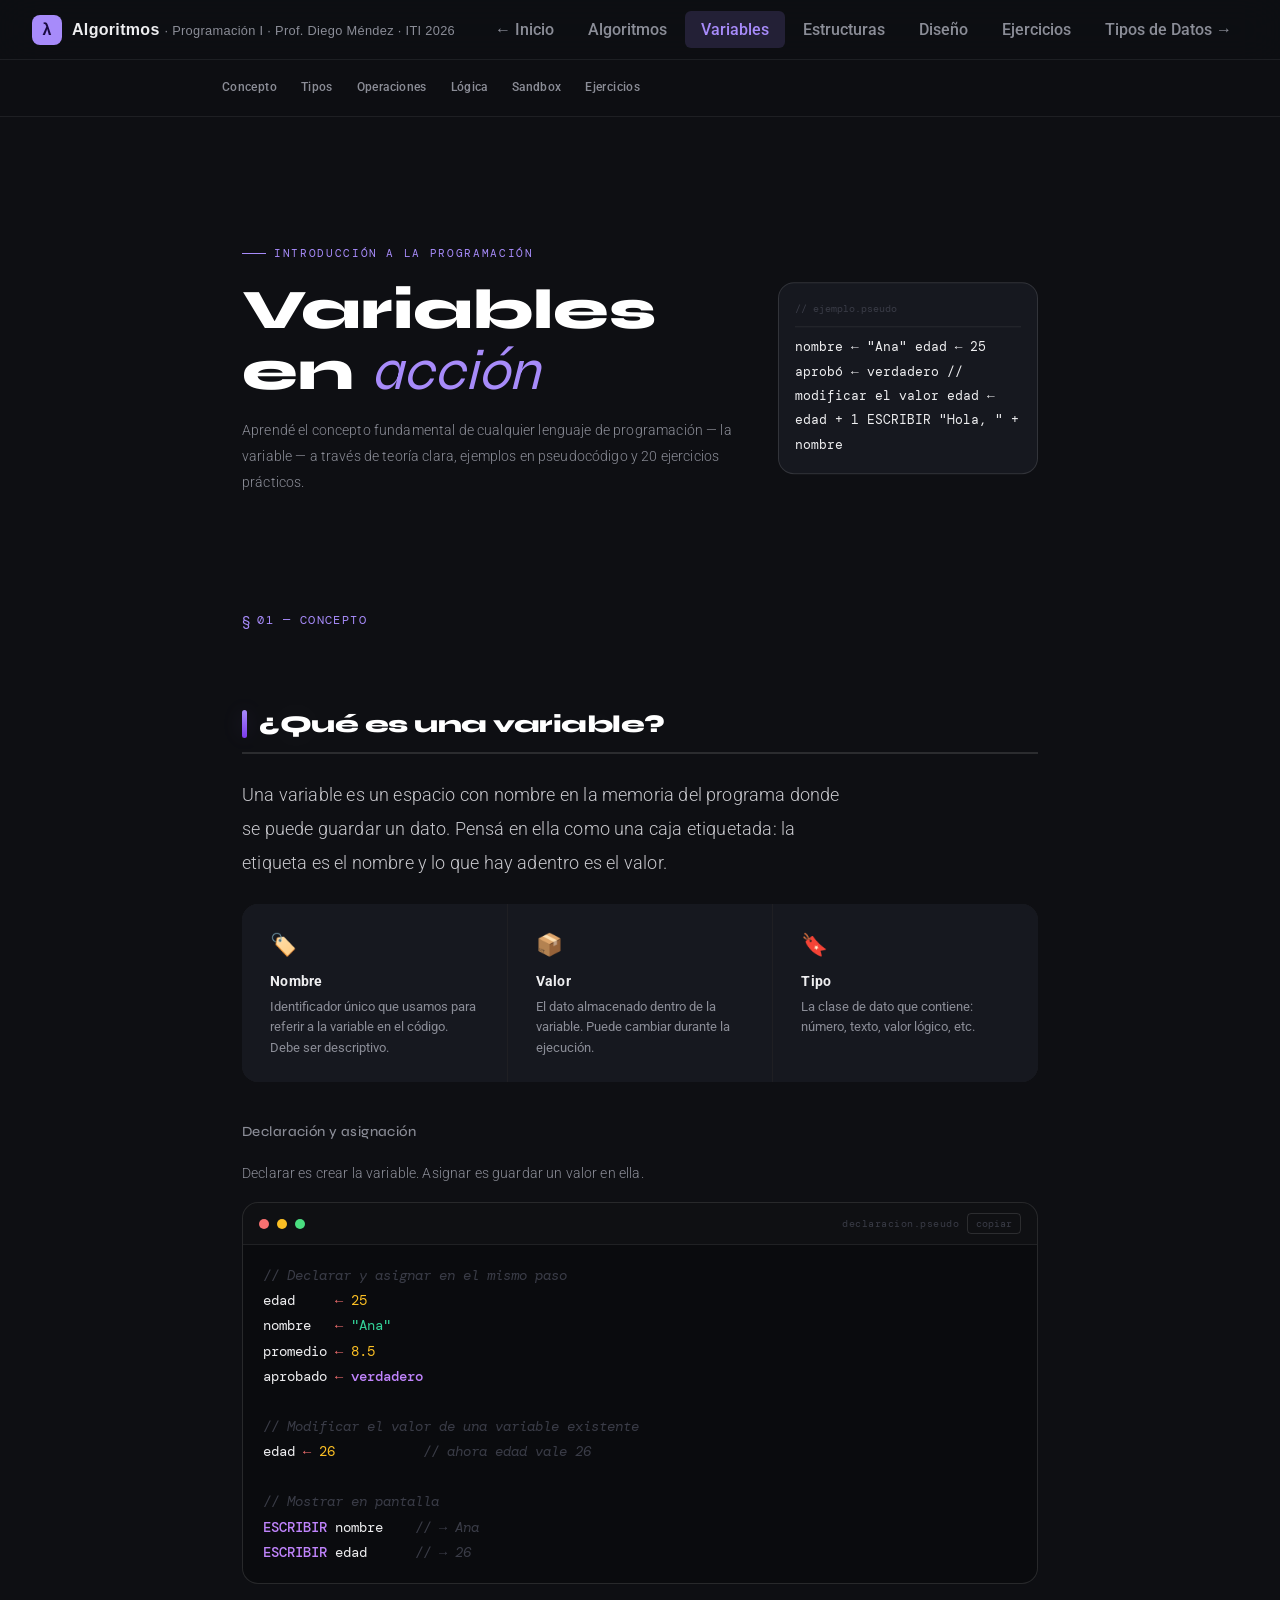
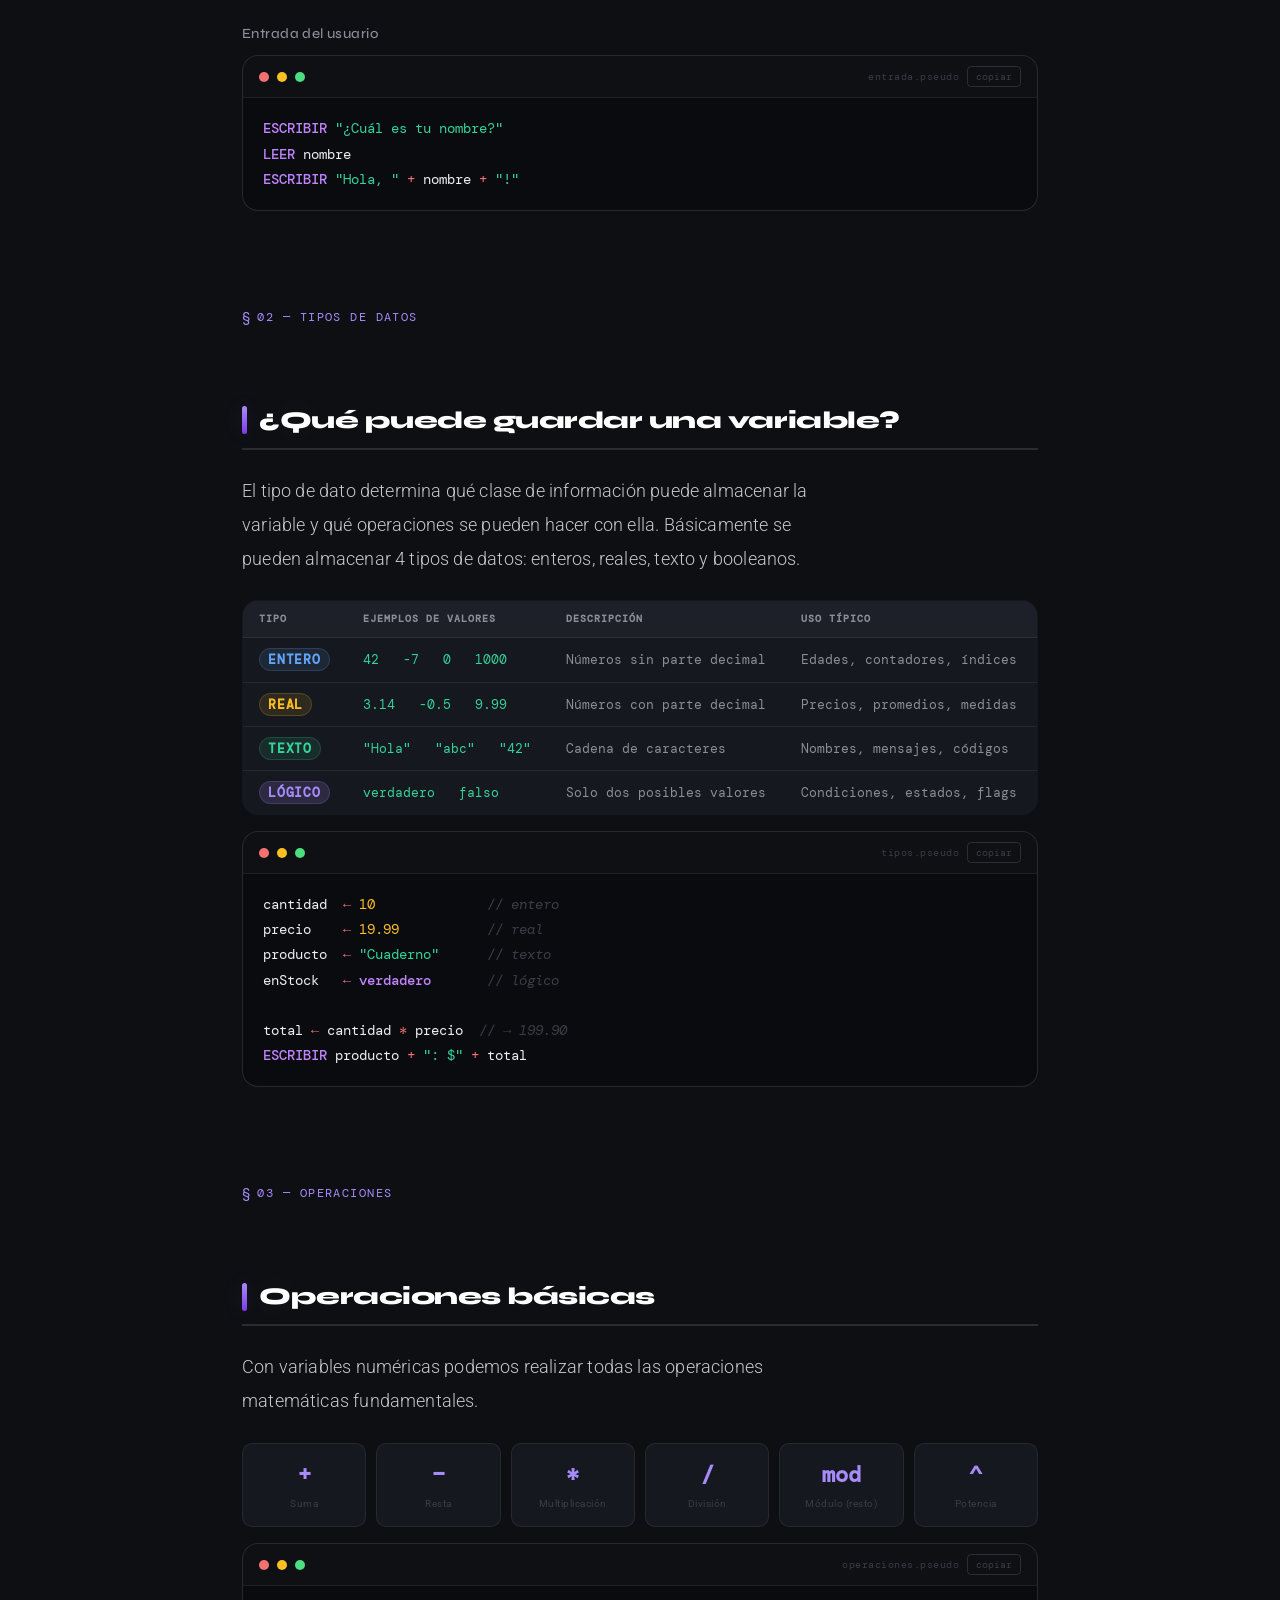
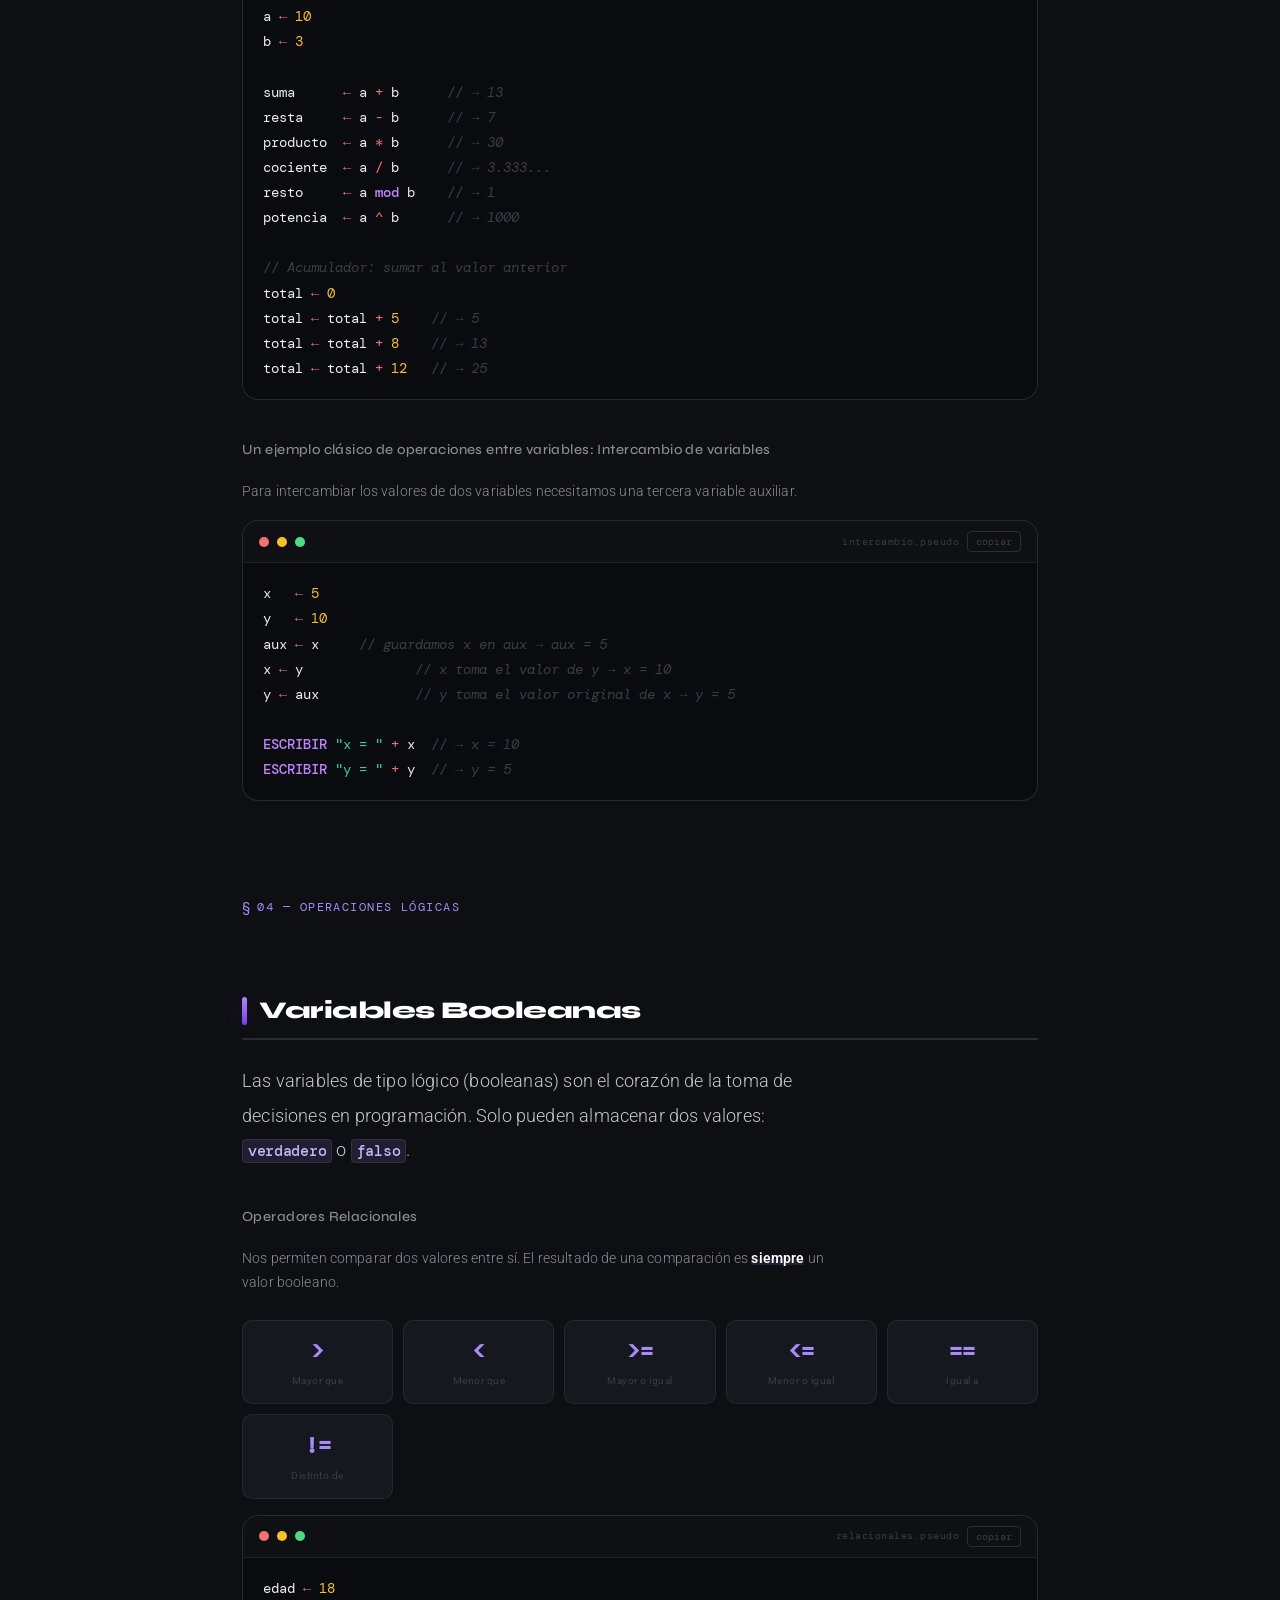
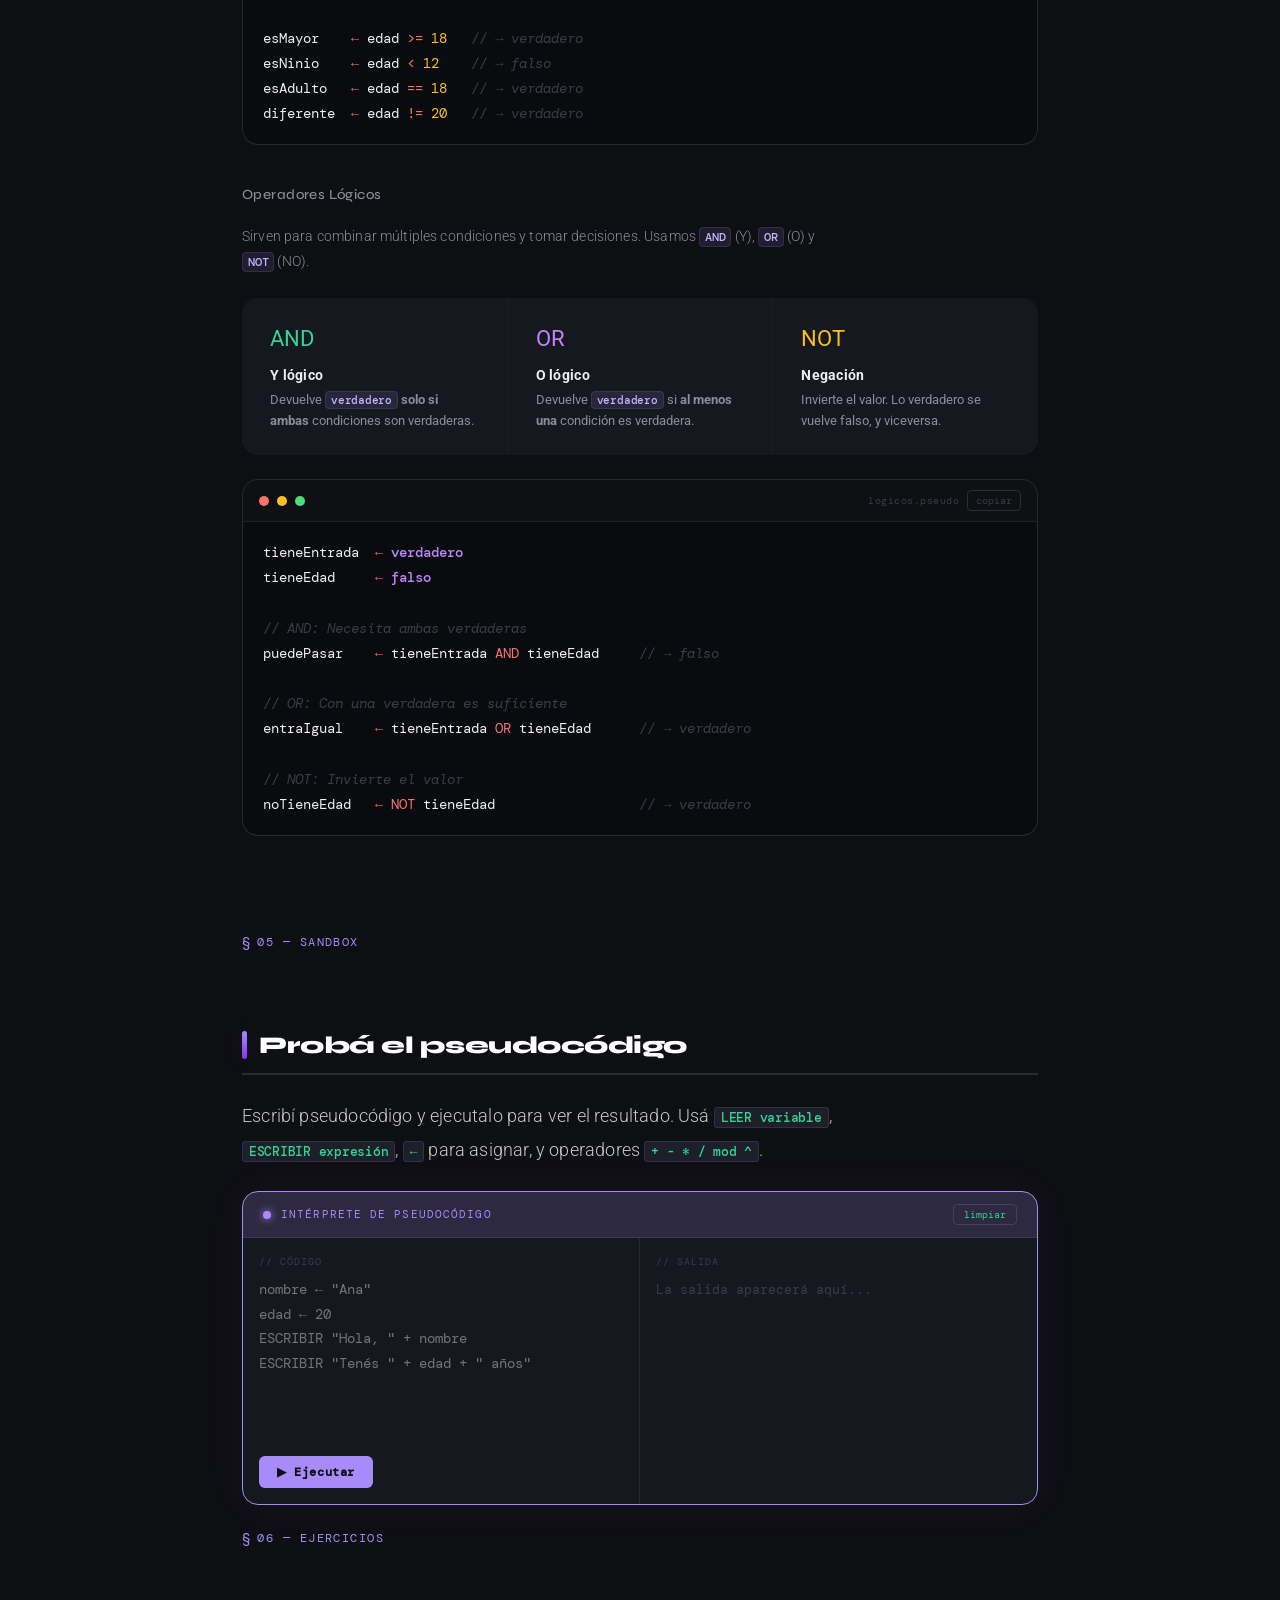
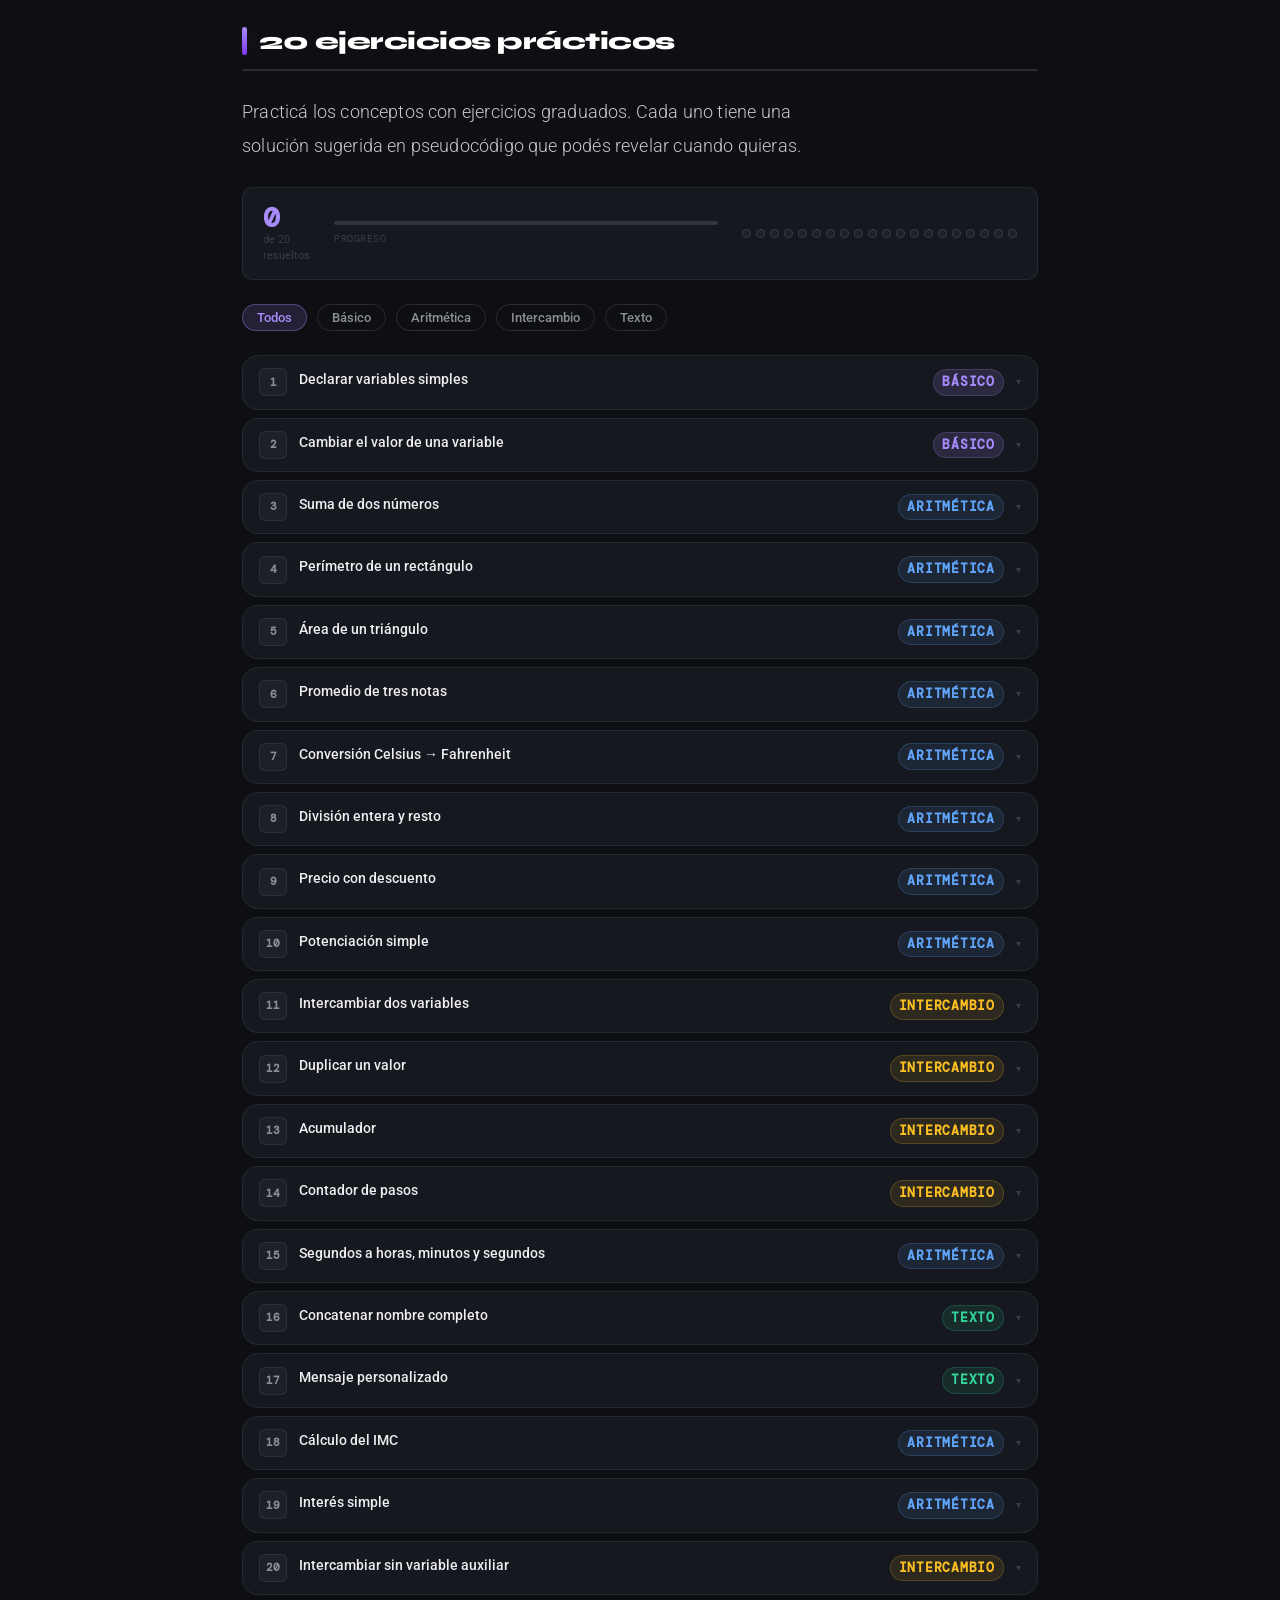
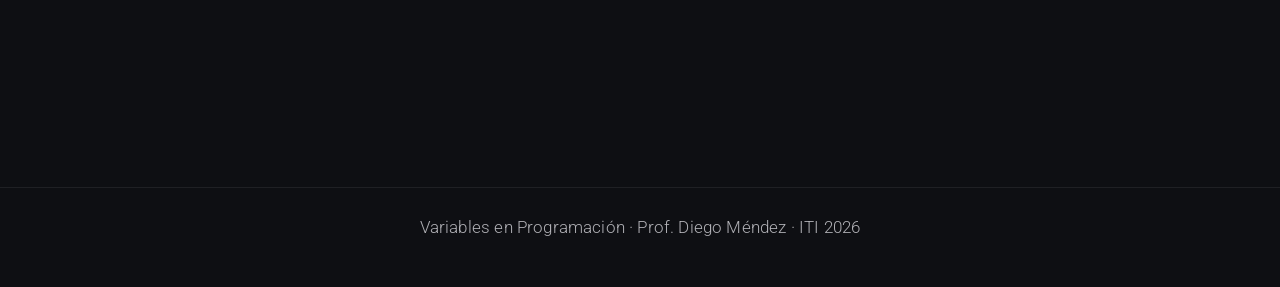
<file: pages/variables.html>
<!DOCTYPE html>
<html lang="es">

<head>
  <meta charset="UTF-8">
  <meta name="viewport" content="width=device-width, initial-scale=1.0">
  <title>Variables · Programación I</title>
  <meta name="description" content="Aprende el concepto fundamental de las variables en programación a través de teoría, pseudocódigo y ejercicios prácticos.">
  <link rel="preconnect" href="https://fonts.googleapis.com">
  <link href="https://fonts.googleapis.com/css2?family=Roboto:ital,wght@0,300;0,400;0,500;1,300&family=Syne:wght@400;500;600;700;800&family=DM+Mono:wght@400;500&display=swap" rel="stylesheet">
  <link rel="stylesheet" href="../css/main.css">
</head>

<body>

  <!-- ── SITE HEADER (shared with index.html) ── -->
  <header class="site-header">
    <div class="logo">
      <div class="logo-icon">λ</div>
      <div>
        <span>Algoritmos</span>
        <span class="logo-sub"> · Programación I · Prof. Diego Méndez · ITI 2026</span>
      </div>
    </div>
    <nav class="nav-tabs" role="tablist" aria-label="Navegación principal">
      <a class="nav-tab-link" href="../index.html">← Inicio</a>
      <a class="nav-tab-link" href="algoritmos-index.html">Algoritmos</a>
      <a class="nav-tab-link active" href="variables.html" style="background:var(--accent-glow);color:var(--accent);border-radius:6px;">Variables</a>
      <a class="nav-tab-link" href="algoritmos-index.html#estructuras">Estructuras</a>
      <a class="nav-tab-link" href="algoritmos-index.html#disenio">Diseño</a>
      <a class="nav-tab-link" href="algoritmos-index.html#ejercicios">Ejercicios</a>
      <a class="nav-tab-link" href="tipos-de-datos.html">Tipos de Datos →</a>
    </nav>
  </header>

  <!-- ── SUB-NAV (sections within this page) ── -->
  <nav class="page-nav">
    <div class="page-nav-inner">
      <div class="page-nav-links" style="margin-left:0;">
        <a class="page-nav-link" href="#concepto">Concepto</a>
        <a class="page-nav-link" href="#tipos">Tipos</a>
        <a class="page-nav-link" href="#operaciones">Operaciones</a>
        <a class="page-nav-link" href="#logica">Lógica</a>
        <a class="page-nav-link" href="#sandbox">Sandbox</a>
        <a class="page-nav-link" href="#ejercicios">Ejercicios</a>
      </div>
    </div>
  </nav>

  <!-- ── CONTENT ── -->
  <div class="main page-scroll">

    <!-- ── HERO ── -->
    <section class="hero-scroll">
      <div class="hero-eyebrow">Introducción a la programación</div>
      <h1>Variables<br>en <em>acción</em></h1>
      <p class="hero-desc-scroll">
        Aprendé el concepto fundamental de cualquier lenguaje de programación — la variable — a través de teoría clara, ejemplos en pseudocódigo y 20 ejercicios prácticos.
      </p>

      <div class="hero-code">
        <span class="var">nombre</span> <span class="op">←</span> <span class="str">"Ana"</span>
        <span class="var">edad</span> <span class="op">←</span> <span class="num">25</span>
        <span class="var">aprobó</span> <span class="op">←</span> <span class="kw">verdadero</span>

        <span class="cm">// modificar el valor</span>
        <span class="var">edad</span> <span class="op">←</span> <span class="var">edad</span> <span class="op">+</span> <span class="num">1</span>

        <span class="kw">ESCRIBIR</span> <span class="str">"Hola, "</span> <span class="op">+</span> <span class="var">nombre</span>
      </div>
    </section>

    <!-- ===== 01 — CONCEPTO ===== -->
    <section class="section" id="concepto">
      <div class="section-tag">01 — Concepto</div>
      <h2>¿Qué es una variable?</h2>
      <p class="section-desc">
        Una variable es un espacio con nombre en la memoria del programa donde se puede guardar un dato. Pensá en ella como una caja etiquetada: la etiqueta es el nombre y lo que hay adentro es el
        valor.
      </p>
      <div class="card-grid">
        <div class="card">
          <div class="card-icon">🏷️</div>
          <div class="card-title">Nombre</div>
          <div class="card-body">Identificador único que usamos para referir a la variable en el código. Debe ser descriptivo.</div>
        </div>
        <div class="card">
          <div class="card-icon">📦</div>
          <div class="card-title">Valor</div>
          <div class="card-body">El dato almacenado dentro de la variable. Puede cambiar durante la ejecución.</div>
        </div>
        <div class="card">
          <div class="card-icon">🔖</div>
          <div class="card-title">Tipo</div>
          <div class="card-body">La clase de dato que contiene: número, texto, valor lógico, etc.</div>
        </div>
      </div>

      <h3 class="sub-header">Declaración y asignación</h3>
      <p class="section-desc" style="margin-bottom:0;">Declarar es crear la variable. Asignar es guardar un valor en ella.</p>
      <div class="code-wrap">
        <div class="code-header">
          <div class="code-dot"></div>
          <div class="code-dot"></div>
          <div class="code-dot"></div>
          <span class="code-filename">declaracion.pseudo</span>
          <button class="code-copy" onclick="copyCode(this)">copiar</button>
        </div>
        <pre><span class="cm">// Declarar y asignar en el mismo paso</span>
<span class="var">edad</span>     <span class="op">←</span> <span class="num">25</span>
<span class="var">nombre</span>   <span class="op">←</span> <span class="str">"Ana"</span>
<span class="var">promedio</span> <span class="op">←</span> <span class="num">8.5</span>
<span class="var">aprobado</span> <span class="op">←</span> <span class="kw">verdadero</span>

<span class="cm">// Modificar el valor de una variable existente</span>
<span class="var">edad</span> <span class="op">←</span> <span class="num">26</span>           <span class="cm">// ahora edad vale 26</span>

<span class="cm">// Mostrar en pantalla</span>
<span class="kw">ESCRIBIR</span> <span class="var">nombre</span>    <span class="cm">// → Ana</span>
<span class="kw">ESCRIBIR</span> <span class="var">edad</span>      <span class="cm">// → 26</span></pre>
      </div>

      <h3 class="sub-header">Entrada del usuario</h3>
      <div class="code-wrap">
        <div class="code-header">
          <div class="code-dot"></div>
          <div class="code-dot"></div>
          <div class="code-dot"></div>
          <span class="code-filename">entrada.pseudo</span>
          <button class="code-copy" onclick="copyCode(this)">copiar</button>
        </div>
        <pre><span class="kw">ESCRIBIR</span> <span class="str">"¿Cuál es tu nombre?"</span>
<span class="kw">LEER</span> <span class="var">nombre</span>
<span class="kw">ESCRIBIR</span> <span class="str">"Hola, "</span> <span class="op">+</span> <span class="var">nombre</span> <span class="op">+</span> <span class="str">"!"</span></pre>
      </div>
    </section>

    <!-- ===== 02 — TIPOS DE DATOS ===== -->
    <section class="section" id="tipos">
      <br><br><br>
      <div class="section-tag">02 — Tipos de datos</div>
      <h2>¿Qué puede guardar una variable?</h2>
      <p class="section-desc">El tipo de dato determina qué clase de información puede almacenar la variable y qué operaciones se pueden hacer con ella.
        Básicamente se pueden almacenar 4 tipos de datos: enteros, reales, texto y booleanos.
      </p>
      <table class="type-table">
        <thead>
          <tr>
            <th>Tipo</th>
            <th>Ejemplos de valores</th>
            <th>Descripción</th>
            <th>Uso típico</th>
          </tr>
        </thead>
        <tbody>
          <tr>
            <td><span class="badge b-blue">entero</span></td>
            <td class="td-mono">42 &nbsp; -7 &nbsp; 0 &nbsp; 1000</td>
            <td class="td-desc">Números sin parte decimal</td>
            <td class="td-desc">Edades, contadores, índices</td>
          </tr>
          <tr>
            <td><span class="badge b-amber">real</span></td>
            <td class="td-mono">3.14 &nbsp; -0.5 &nbsp; 9.99</td>
            <td class="td-desc">Números con parte decimal</td>
            <td class="td-desc">Precios, promedios, medidas</td>
          </tr>
          <tr>
            <td><span class="badge b-teal">texto</span></td>
            <td class="td-mono">"Hola" &nbsp; "abc" &nbsp; "42"</td>
            <td class="td-desc">Cadena de caracteres</td>
            <td class="td-desc">Nombres, mensajes, códigos</td>
          </tr>
          <tr>
            <td><span class="badge b-purple">lógico</span></td>
            <td class="td-mono">verdadero &nbsp; falso</td>
            <td class="td-desc">Solo dos posibles valores</td>
            <td class="td-desc">Condiciones, estados, flags</td>
          </tr>
        </tbody>
      </table>

      <div class="code-wrap">
        <div class="code-header">
          <div class="code-dot"></div>
          <div class="code-dot"></div>
          <div class="code-dot"></div>
          <span class="code-filename">tipos.pseudo</span>
          <button class="code-copy" onclick="copyCode(this)">copiar</button>
        </div>
        <pre><span class="var">cantidad</span>  <span class="op">←</span> <span class="num">10</span>              <span class="cm">// entero</span>
<span class="var">precio</span>    <span class="op">←</span> <span class="num">19.99</span>           <span class="cm">// real</span>
<span class="var">producto</span>  <span class="op">←</span> <span class="str">"Cuaderno"</span>      <span class="cm">// texto</span>
<span class="var">enStock</span>   <span class="op">←</span> <span class="kw">verdadero</span>       <span class="cm">// lógico</span>

<span class="var">total</span> <span class="op">←</span> <span class="var">cantidad</span> <span class="op">*</span> <span class="var">precio</span>  <span class="cm">// → 199.90</span>
<span class="kw">ESCRIBIR</span> <span class="var">producto</span> <span class="op">+</span> <span class="str">": $"</span> <span class="op">+</span> <span class="var">total</span></pre>
      </div>
    </section>

    <!-- ===== 03 — OPERACIONES ===== -->
    <br><br><br>
    <section class="section" id="operaciones">
      <div class="section-tag">03 — Operaciones</div>
      <h2>Operaciones básicas</h2>
      <p class="section-desc">Con variables numéricas podemos realizar todas las operaciones matemáticas fundamentales.</p>

      <div class="ops-grid">
        <div class="op-card"><span class="op-sym">+</span>
          <div class="op-name">Suma</div>
        </div>
        <div class="op-card"><span class="op-sym">−</span>
          <div class="op-name">Resta</div>
        </div>
        <div class="op-card"><span class="op-sym">*</span>
          <div class="op-name">Multiplicación</div>
        </div>
        <div class="op-card"><span class="op-sym">/</span>
          <div class="op-name">División</div>
        </div>
        <div class="op-card"><span class="op-sym">mod</span>
          <div class="op-name">Módulo (resto)</div>
        </div>
        <div class="op-card"><span class="op-sym">^</span>
          <div class="op-name">Potencia</div>
        </div>
      </div>

      <div class="code-wrap">
        <div class="code-header">
          <div class="code-dot"></div>
          <div class="code-dot"></div>
          <div class="code-dot"></div>
          <span class="code-filename">operaciones.pseudo</span>
          <button class="code-copy" onclick="copyCode(this)">copiar</button>
        </div>
        <pre><span class="var">a</span> <span class="op">←</span> <span class="num">10</span>
<span class="var">b</span> <span class="op">←</span> <span class="num">3</span>

<span class="var">suma</span>      <span class="op">←</span> <span class="var">a</span> <span class="op">+</span> <span class="var">b</span>      <span class="cm">// → 13</span>
<span class="var">resta</span>     <span class="op">←</span> <span class="var">a</span> <span class="op">-</span> <span class="var">b</span>      <span class="cm">// → 7</span>
<span class="var">producto</span>  <span class="op">←</span> <span class="var">a</span> <span class="op">*</span> <span class="var">b</span>      <span class="cm">// → 30</span>
<span class="var">cociente</span>  <span class="op">←</span> <span class="var">a</span> <span class="op">/</span> <span class="var">b</span>      <span class="cm">// → 3.333...</span>
<span class="var">resto</span>     <span class="op">←</span> <span class="var">a</span> <span class="kw">mod</span> <span class="var">b</span>    <span class="cm">// → 1</span>
<span class="var">potencia</span>  <span class="op">←</span> <span class="var">a</span> <span class="op">^</span> <span class="var">b</span>      <span class="cm">// → 1000</span>

<span class="cm">// Acumulador: sumar al valor anterior</span>
<span class="var">total</span> <span class="op">←</span> <span class="num">0</span>
<span class="var">total</span> <span class="op">←</span> <span class="var">total</span> <span class="op">+</span> <span class="num">5</span>    <span class="cm">// → 5</span>
<span class="var">total</span> <span class="op">←</span> <span class="var">total</span> <span class="op">+</span> <span class="num">8</span>    <span class="cm">// → 13</span>
<span class="var">total</span> <span class="op">←</span> <span class="var">total</span> <span class="op">+</span> <span class="num">12</span>   <span class="cm">// → 25</span></pre>
      </div>

      <h3 class="sub-header">Un ejemplo clásico de operaciones entre variables: Intercambio de variables</h3>
      <p class="section-desc" style="margin-bottom:0;">Para intercambiar los valores de dos variables necesitamos una tercera variable auxiliar.</p>
      <div class="code-wrap">
        <div class="code-header">
          <div class="code-dot"></div>
          <div class="code-dot"></div>
          <div class="code-dot"></div>
          <span class="code-filename">intercambio.pseudo</span>
          <button class="code-copy" onclick="copyCode(this)">copiar</button>
        </div>
        <pre><span class="var">x</span>   <span class="op">←</span> <span class="num">5</span>
<span class="var">y</span>   <span class="op">←</span> <span class="num">10</span>
<span class="var">aux</span> <span class="op">←</span> <span class="var">x</span>     <span class="cm">// guardamos x en aux → aux = 5</span>
<span class="var">x</span> <span class="op">←</span> <span class="var">y</span>              <span class="cm">// x toma el valor de y → x = 10</span>
<span class="var">y</span> <span class="op">←</span> <span class="var">aux</span>            <span class="cm">// y toma el valor original de x → y = 5</span>

<span class="kw">ESCRIBIR</span> <span class="str">"x = "</span> <span class="op">+</span> <span class="var">x</span>  <span class="cm">// → x = 10</span>
<span class="kw">ESCRIBIR</span> <span class="str">"y = "</span> <span class="op">+</span> <span class="var">y</span>  <span class="cm">// → y = 5</span></pre>
      </div>
    </section>

    <!-- ===== 04 — LÓGICA ===== -->
    <section class="section" id="logica">
      <br><br><br>
      <div class="section-tag">04 — Operaciones lógicas</div>
      <h2>Variables Booleanas</h2>
      <p class="section-desc">Las variables de tipo lógico (booleanas) son el corazón de la toma de decisiones en programación. Solo pueden almacenar dos valores: <code>verdadero</code> o
        <code>falso</code>.</p>

      <h3 class="sub-header">Operadores Relacionales</h3>
      <p class="section-desc">Nos permiten comparar dos valores entre sí. El resultado de una comparación es <strong>siempre</strong> un valor booleano.</p>

      <div class="ops-grid" style="grid-template-columns: repeat(auto-fit, minmax(130px, 1fr));">
        <div class="op-card"><span class="op-sym">&gt;</span>
          <div class="op-name">Mayor que</div>
        </div>
        <div class="op-card"><span class="op-sym">&lt;</span>
          <div class="op-name">Menor que</div>
        </div>
        <div class="op-card"><span class="op-sym">&gt;=</span>
          <div class="op-name">Mayor o igual</div>
        </div>
        <div class="op-card"><span class="op-sym">&lt;=</span>
          <div class="op-name">Menor o igual</div>
        </div>
        <div class="op-card"><span class="op-sym">==</span>
          <div class="op-name">Igual a</div>
        </div>
        <div class="op-card"><span class="op-sym">!=</span>
          <div class="op-name">Distinto de</div>
        </div>
      </div>

      <div class="code-wrap">
        <div class="code-header">
          <div class="code-dot"></div>
          <div class="code-dot"></div>
          <div class="code-dot"></div>
          <span class="code-filename">relacionales.pseudo</span>
          <button class="code-copy" onclick="copyCode(this)">copiar</button>
        </div>
        <pre><span class="var">edad</span> <span class="op">←</span> <span class="num">18</span>

<span class="var">esMayor</span>    <span class="op">←</span> <span class="var">edad</span> <span class="op">&gt;=</span> <span class="num">18</span>   <span class="cm">// → verdadero</span>
<span class="var">esNinio</span>    <span class="op">←</span> <span class="var">edad</span> <span class="op">&lt;</span> <span class="num">12</span>    <span class="cm">// → falso</span>
<span class="var">esAdulto</span>   <span class="op">←</span> <span class="var">edad</span> <span class="op">==</span> <span class="num">18</span>   <span class="cm">// → verdadero</span>
<span class="var">diferente</span>  <span class="op">←</span> <span class="var">edad</span> <span class="op">!=</span> <span class="num">20</span>   <span class="cm">// → verdadero</span></pre>
      </div>

      <h3 class="sub-header">Operadores Lógicos</h3>
      <p class="section-desc">Sirven para combinar múltiples condiciones y tomar decisiones. Usamos <code>AND</code> (Y), <code>OR</code> (O) y <code>NOT</code> (NO).</p>

      <div class="card-grid">
        <div class="card">
          <div class="card-icon" style="color:var(--teal)">AND</div>
          <div class="card-title">Y lógico</div>
          <div class="card-body">Devuelve <code>verdadero</code> <strong>solo si ambas</strong> condiciones son verdaderas.</div>
        </div>
        <div class="card">
          <div class="card-icon" style="color:var(--purple)">OR</div>
          <div class="card-title">O lógico</div>
          <div class="card-body">Devuelve <code>verdadero</code> si <strong>al menos una</strong> condición es verdadera.</div>
        </div>
        <div class="card">
          <div class="card-icon" style="color:var(--amber)">NOT</div>
          <div class="card-title">Negación</div>
          <div class="card-body">Invierte el valor. Lo verdadero se vuelve falso, y viceversa.</div>
        </div>
      </div>

      <div class="code-wrap">
        <div class="code-header">
          <div class="code-dot"></div>
          <div class="code-dot"></div>
          <div class="code-dot"></div>
          <span class="code-filename">logicos.pseudo</span>
          <button class="code-copy" onclick="copyCode(this)">copiar</button>
        </div>
        <pre><span class="var">tieneEntrada</span>  <span class="op">←</span> <span class="kw">verdadero</span>
<span class="var">tieneEdad</span>     <span class="op">←</span> <span class="kw">falso</span>

<span class="cm">// AND: Necesita ambas verdaderas</span>
<span class="var">puedePasar</span>    <span class="op">←</span> <span class="var">tieneEntrada</span> <span class="op">AND</span> <span class="var">tieneEdad</span>     <span class="cm">// → falso</span>

<span class="cm">// OR: Con una verdadera es suficiente</span>
<span class="var">entraIgual</span>    <span class="op">←</span> <span class="var">tieneEntrada</span> <span class="op">OR</span> <span class="var">tieneEdad</span>      <span class="cm">// → verdadero</span>

<span class="cm">// NOT: Invierte el valor</span>
<span class="var">noTieneEdad</span>   <span class="op">←</span> <span class="op">NOT</span> <span class="var">tieneEdad</span>                  <span class="cm">// → verdadero</span></pre>
      </div>
    </section>

    <!-- ===== 05 — SANDBOX ===== -->
    <section class="section" id="sandbox">
      <br><br><br>
      <div class="section-tag">05 — Sandbox</div>
      <h2>Probá el pseudocódigo</h2>
      <p class="section-desc">Escribí pseudocódigo y ejecutalo para ver el resultado. Usá <code
          style="font-size:0.8rem;background:var(--surface2);padding:1px 6px;border-radius:3px;color:var(--teal);font-family:'DM Mono',monospace">LEER variable</code>, <code
          style="font-size:0.8rem;background:var(--surface2);padding:1px 6px;border-radius:3px;color:var(--teal);font-family:'DM Mono',monospace">ESCRIBIR expresión</code>, <code
          style="font-size:0.8rem;background:var(--surface2);padding:1px 6px;border-radius:3px;color:var(--teal);font-family:'DM Mono',monospace">←</code> para asignar, y operadores <code
          style="font-size:0.8rem;background:var(--surface2);padding:1px 6px;border-radius:3px;color:var(--teal);font-family:'DM Mono',monospace">+ - * / mod ^</code>.</p>

      <div class="sandbox">
        <div class="sandbox-header">
          <div class="sandbox-dot"></div>
          <span class="sandbox-title">Intérprete de pseudocódigo</span>
          <button class="sandbox-clear-btn" onclick="clearSandboxPseint('sandbox-code', 'sandbox-output')">limpiar</button>
        </div>
        <div class="sandbox-body">
          <div class="sandbox-input-area">
            <div class="sandbox-label">// código</div>
            <textarea class="sandbox-editor" id="sandbox-code" spellcheck="false"
              placeholder='nombre ← "Ana"&#10;edad ← 20&#10;ESCRIBIR "Hola, " + nombre&#10;ESCRIBIR "Tenés " + edad + " años"'></textarea>
            <button class="sandbox-run" onclick="runSandboxPseint('sandbox-code', 'sandbox-output')">▶ Ejecutar</button>
          </div>
          <div class="sandbox-output-area">
            <div class="sandbox-label">// salida</div>
            <div class="sandbox-output" id="sandbox-output">
              <span style="color:var(--faint);font-size:0.8rem;">La salida aparecerá aquí...</span>
            </div>
          </div>
        </div>
      </div>
    </section>

    <!-- ===== 06 — EJERCICIOS ===== -->
    <section class="section" id="ejercicios">
      <div class="section-tag">06 — Ejercicios</div>
      <h2>20 ejercicios prácticos</h2>
      <p class="section-desc">Practicá los conceptos con ejercicios graduados. Cada uno tiene una solución sugerida en pseudocódigo que podés revelar cuando quieras.</p>

      <div class="progress-track">
        <div>
          <div class="prog-count" id="prog-count">0</div>
          <div class="prog-label">de 20<br>resueltos</div>
        </div>
        <div style="flex:1;min-width:140px;">
          <div class="prog-bar-wrap">
            <div class="prog-bar-fill" id="prog-fill" style="width:0%"></div>
          </div>
          <div style="font-size:0.625rem;color:var(--faint);margin-top:6px;letter-spacing:0.05em;font-family:'DM Mono',monospace">PROGRESO</div>
        </div>
        <div class="prog-dots" id="prog-dots"></div>
      </div>

      <div class="ex-controls">
        <button class="filter-btn active" onclick="filterExs('todos',this)">Todos</button>
        <button class="filter-btn" onclick="filterExs('basico',this)">Básico</button>
        <button class="filter-btn" onclick="filterExs('aritmetica',this)">Aritmética</button>
        <button class="filter-btn" onclick="filterExs('intercambio',this)">Intercambio</button>
        <button class="filter-btn" onclick="filterExs('texto',this)">Texto</button>
      </div>

      <div class="ex-list" id="ex-list"></div>
    </section>

  </div>

  <!-- ── MODAL ── -->
  <div id="sandbox-modal" class="modal-overlay">
    <div class="modal-content">
      <button class="modal-close" onclick="closeModal()">×</button>
      <div class="sandbox">
        <div class="sandbox-header">
          <div class="sandbox-dot"></div>
          <span class="sandbox-title">Sandbox del Ejercicio</span>
          <button class="sandbox-clear-btn" onclick="clearSandboxPseint('modal-sandbox-code', 'modal-sandbox-output')">limpiar</button>
        </div>
        <div class="sandbox-body">
          <div class="sandbox-input-area">
            <div class="sandbox-label">// código</div>
            <textarea class="sandbox-editor" id="modal-sandbox-code" spellcheck="false"></textarea>
            <button class="sandbox-run" onclick="runSandboxPseint('modal-sandbox-code', 'modal-sandbox-output')">▶ Ejecutar</button>
          </div>
          <div class="sandbox-output-area">
            <div class="sandbox-label">// salida</div>
            <div class="sandbox-output" id="modal-sandbox-output">
              <span style="color:var(--faint);font-size:0.8rem;">La salida aparecerá aquí...</span>
            </div>
          </div>
        </div>
      </div>
    </div>
  </div>

  <!-- ── FOOTER ── -->
  <footer class="page-footer">
    <p>Variables en Programación &middot; Prof. Diego Méndez · ITI 2026</p>
  </footer>



  <!-- State Manager for unified progress tracking -->

  <!-- UI Utilities for loading states and toasts -->
  <script src="../js/core/state-manager.js"></script>
  <script src="../js/utils/ui-utils.js"></script>
  <script src="../js/utils/copy-code.js"></script>
  <script src="../js/components/modals-quiz.js"></script>
  <script src="../js/components/sandbox-interpreter.js"></script>
  <script src="../js/pages/variables.js"></script>
</body>

</html>
</file>
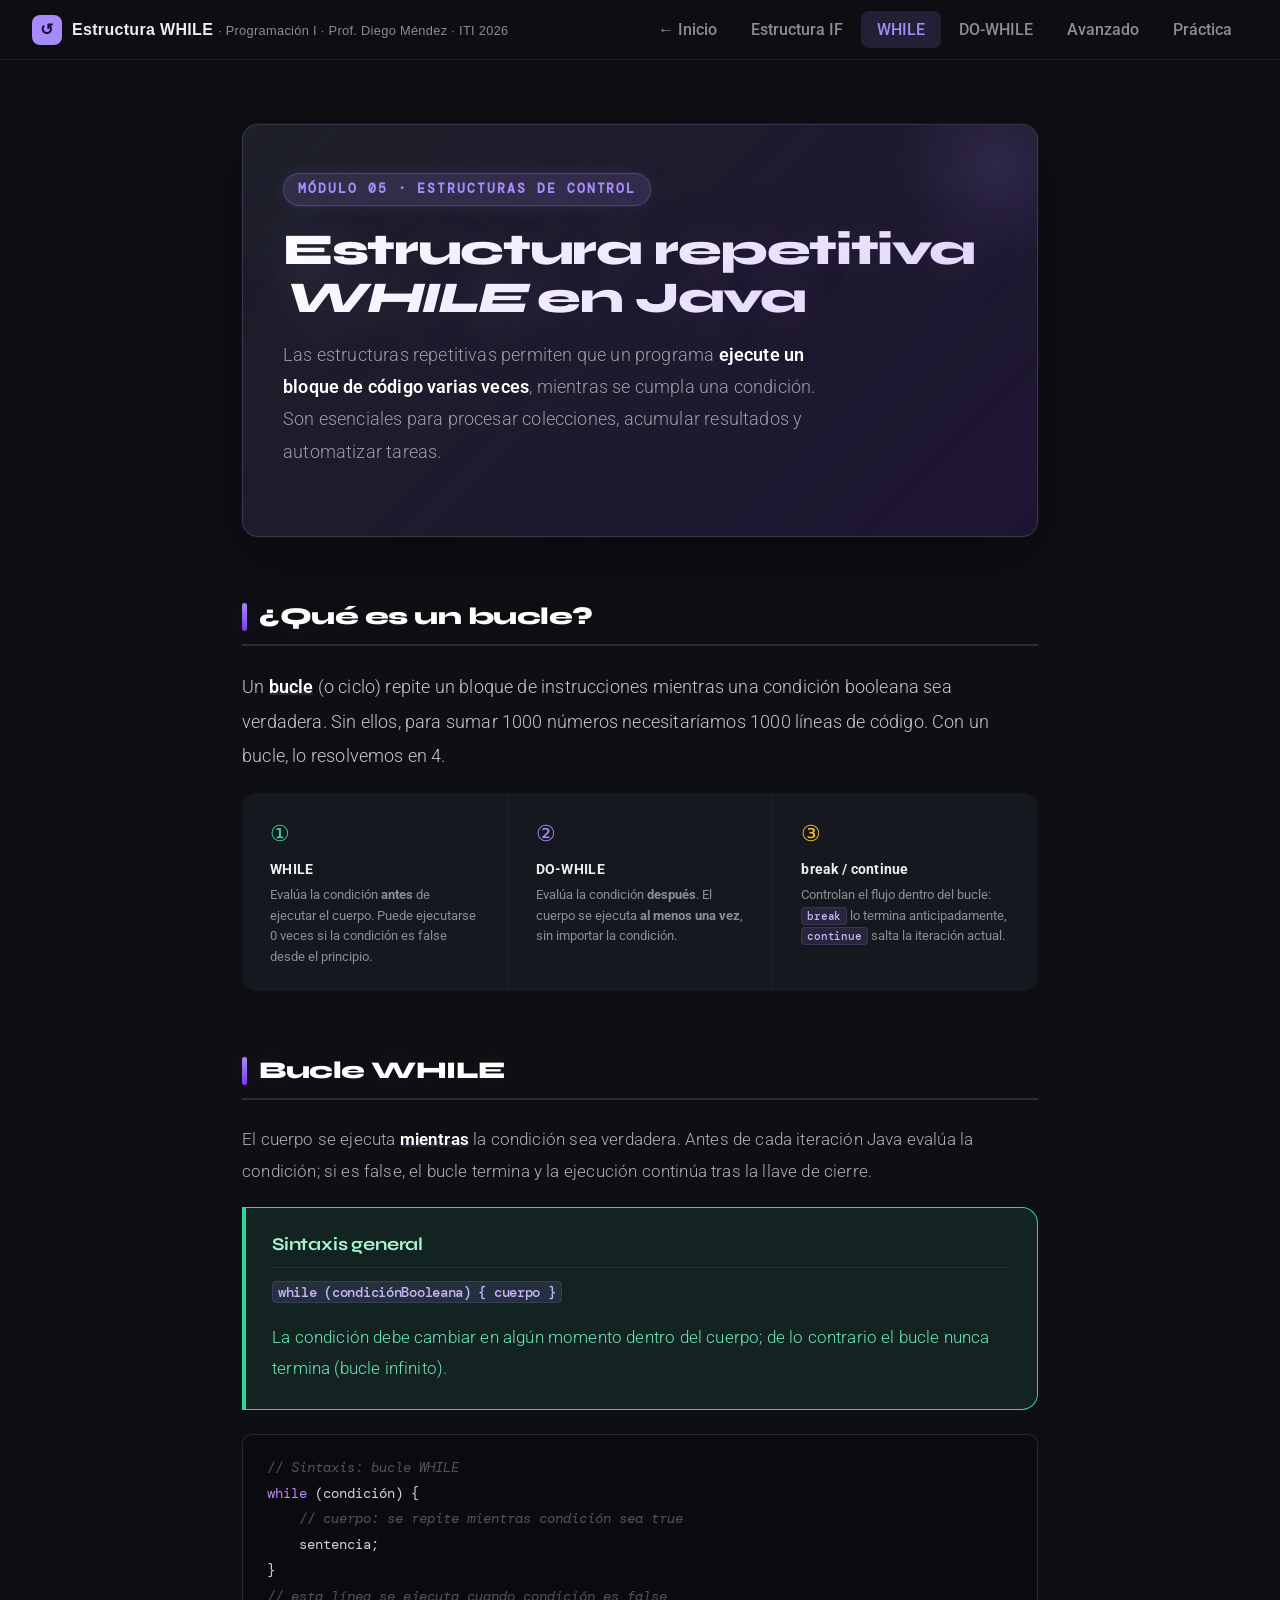
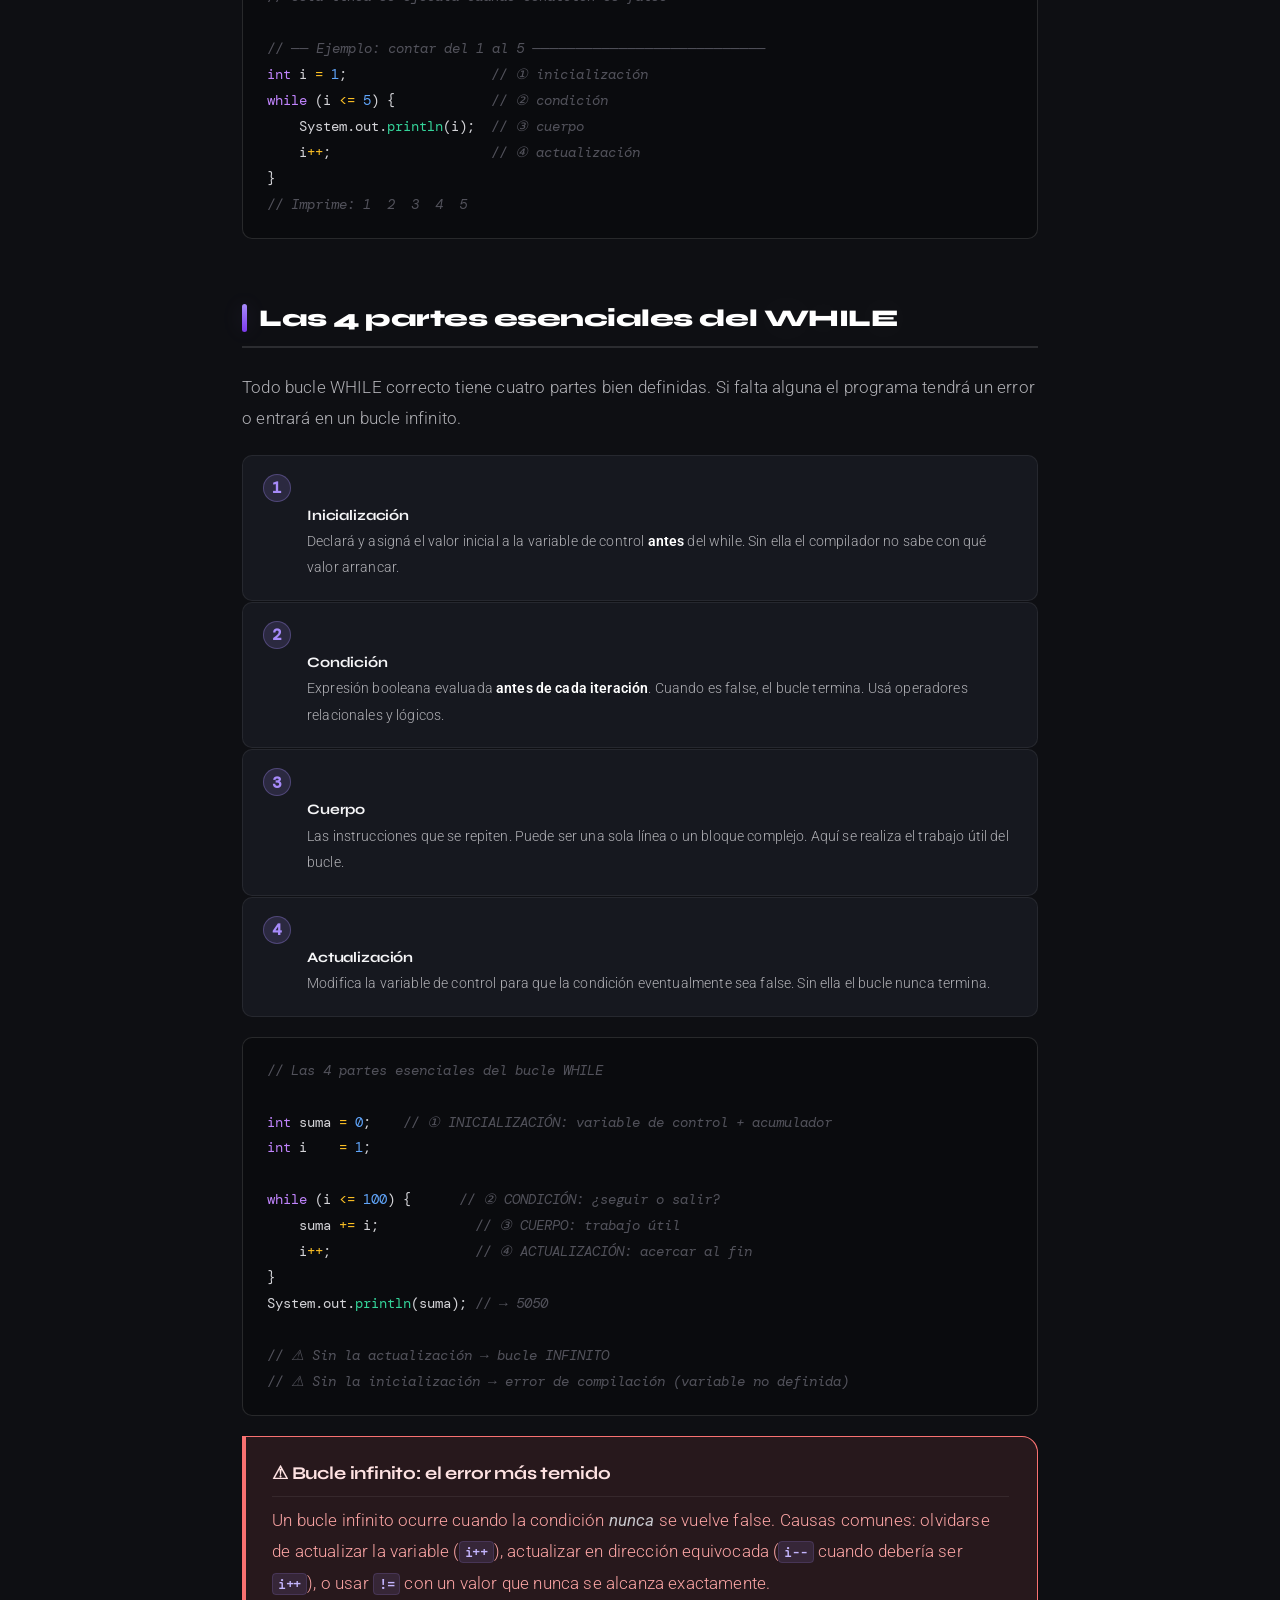
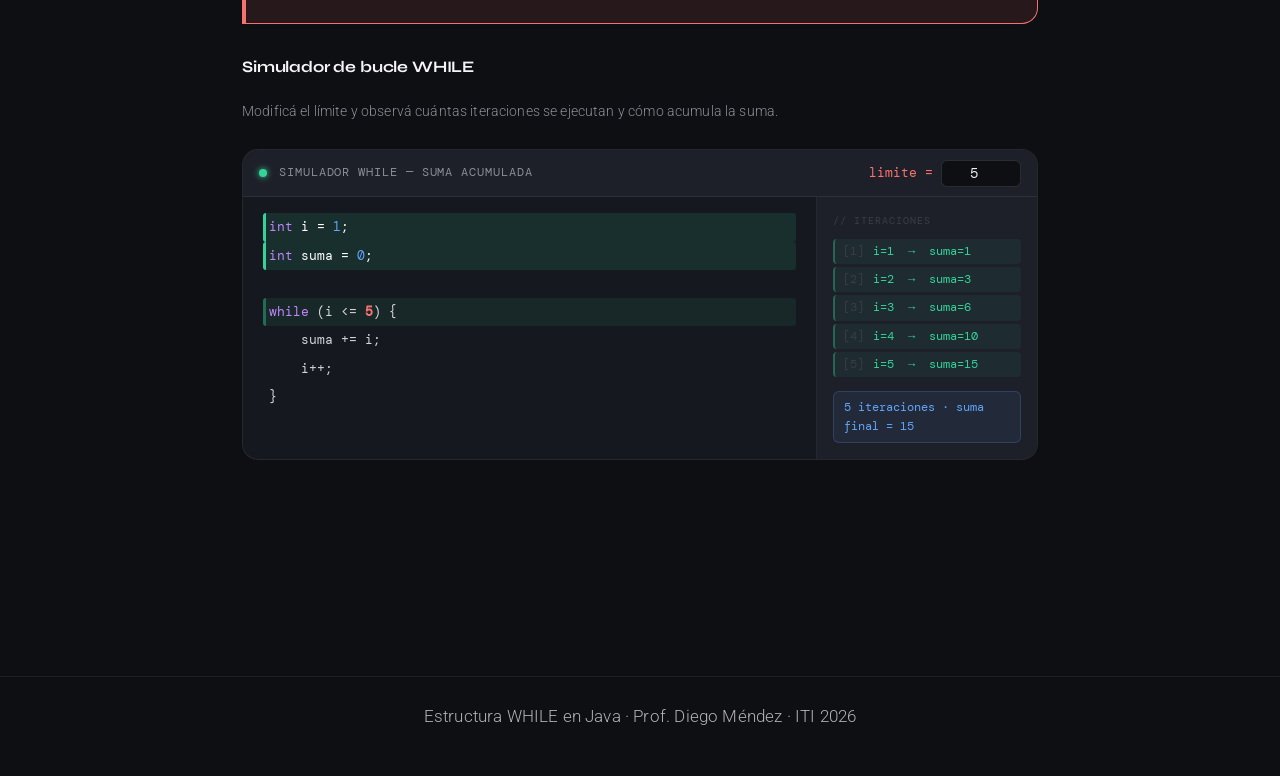
<file: pages/while-java.html>
<!DOCTYPE html>
<html lang="es">

<head>
  <meta charset="UTF-8">
  <meta name="viewport" content="width=device-width, initial-scale=1.0">
  <title>Estructura WHILE en Java · Programación I</title>
  <meta name="description" content="Estructura repetitiva WHILE en Java: WHILE, DO-WHILE, break, continue, bucles anidados y 20 ejercicios prácticos. Programación I – Prof. Diego Méndez – ITI 2026.">
  <link rel="preconnect" href="https://fonts.googleapis.com">
  <link href="https://fonts.googleapis.com/css2?family=Roboto:ital,wght@0,300;0,400;0,500;1,300&family=Syne:wght@400;500;600;700;800&family=DM+Mono:wght@400;500&display=swap" rel="stylesheet">
  <link rel="stylesheet" href="../css/main.css">
</head>

<body>

  <header class="site-header">
    <div class="logo">
      <div class="logo-icon">↺</div>
      <div>
        <span>Estructura WHILE</span>
        <span class="logo-sub"> · Programación I · Prof. Diego Méndez · ITI 2026</span>
      </div>
    </div>
    <nav class="nav-tabs" role="tablist" aria-label="Navegación principal">
      <a class="nav-tab-link" href="../index.html">← Inicio</a>
      <a class="nav-tab-link" href="if-java.html">Estructura IF</a>
      <a class="nav-tab active" href="#intro"    role="tab" aria-selected="true">WHILE</a>
      <a class="nav-tab"       href="#dowhile"  role="tab" aria-selected="false">DO-WHILE</a>
      <a class="nav-tab"       href="#avanzado" role="tab" aria-selected="false">Avanzado</a>
      <a class="nav-tab"       href="#practica" role="tab" aria-selected="false">Práctica</a>
    </nav>
  </header>

  <main class="main">

    <!-- ===== SECCIÓN 1: WHILE ============================== -->
    <section id="intro" class="section active">

      <div class="hero">
        <div class="hero-tag">Módulo 05 · Estructuras de Control</div>
        <h1>Estructura repetitiva<br><em>WHILE</em> en Java</h1>
        <p>Las estructuras repetitivas permiten que un programa <strong>ejecute un bloque de código varias veces</strong>, mientras se cumpla una condición. Son esenciales para procesar colecciones, acumular resultados y automatizar tareas.</p>
      </div>

      <h2>¿Qué es un bucle?</h2>
      <p>Un <strong>bucle</strong> (o ciclo) repite un bloque de instrucciones mientras una condición booleana sea verdadera. Sin ellos, para sumar 1000 números necesitaríamos 1000 líneas de código. Con un bucle, lo resolvemos en 4.</p>

      <div class="card-grid">
        <div class="card">
          <div class="card-icon" style="color:var(--teal)">①</div>
          <div class="card-title">WHILE</div>
          <div class="card-body">Evalúa la condición <strong>antes</strong> de ejecutar el cuerpo. Puede ejecutarse 0 veces si la condición es false desde el principio.</div>
        </div>
        <div class="card">
          <div class="card-icon" style="color:var(--accent)">②</div>
          <div class="card-title">DO-WHILE</div>
          <div class="card-body">Evalúa la condición <strong>después</strong>. El cuerpo se ejecuta <strong>al menos una vez</strong>, sin importar la condición.</div>
        </div>
        <div class="card">
          <div class="card-icon" style="color:var(--amber)">③</div>
          <div class="card-title">break / continue</div>
          <div class="card-body">Controlan el flujo dentro del bucle: <code>break</code> lo termina anticipadamente, <code>continue</code> salta la iteración actual.</div>
        </div>
      </div>

      <!-- WHILE básico -->
      <h2>Bucle WHILE</h2>
      <p>El cuerpo se ejecuta <strong>mientras</strong> la condición sea verdadera. Antes de cada iteración Java evalúa la condición; si es false, el bucle termina y la ejecución continúa tras la llave de cierre.</p>

      <div class="card card-accent teal">
        <h3>Sintaxis general</h3>
        <p><code>while (condiciónBooleana) { cuerpo }</code></p>
        <p>La condición debe cambiar en algún momento dentro del cuerpo; de lo contrario el bucle nunca termina (bucle infinito).</p>
      </div>

      <div class="code-block" id="cb-while"></div>

      <!-- Las 4 partes -->
      <h2>Las 4 partes esenciales del WHILE</h2>
      <p>Todo bucle WHILE correcto tiene cuatro partes bien definidas. Si falta alguna el programa tendrá un error o entrará en un bucle infinito.</p>

      <div class="steps">
        <div class="step">
          <div class="step-num">1</div>
          <div class="step-content">
            <h3>Inicialización</h3>
            <p>Declará y asigná el valor inicial a la variable de control <strong>antes</strong> del while. Sin ella el compilador no sabe con qué valor arrancar.</p>
          </div>
        </div>
        <div class="step">
          <div class="step-num">2</div>
          <div class="step-content">
            <h3>Condición</h3>
            <p>Expresión booleana evaluada <strong>antes de cada iteración</strong>. Cuando es false, el bucle termina. Usá operadores relacionales y lógicos.</p>
          </div>
        </div>
        <div class="step">
          <div class="step-num">3</div>
          <div class="step-content">
            <h3>Cuerpo</h3>
            <p>Las instrucciones que se repiten. Puede ser una sola línea o un bloque complejo. Aquí se realiza el trabajo útil del bucle.</p>
          </div>
        </div>
        <div class="step">
          <div class="step-num">4</div>
          <div class="step-content">
            <h3>Actualización</h3>
            <p>Modifica la variable de control para que la condición eventualmente sea false. Sin ella el bucle nunca termina.</p>
          </div>
        </div>
      </div>

      <div class="code-block" id="cb-while-parts"></div>

      <div class="card card-accent coral">
        <h3>⚠ Bucle infinito: el error más temido</h3>
        <p>Un bucle infinito ocurre cuando la condición <em>nunca</em> se vuelve false. Causas comunes: olvidarse de actualizar la variable (<code>i++</code>), actualizar en dirección equivocada (<code>i--</code> cuando debería ser <code>i++</code>), o usar <code>!=</code> con un valor que nunca se alcanza exactamente.</p>
      </div>

      <!-- SIMULADOR DE BUCLE WHILE -->
      <h3 style="margin: 2rem 0 0.4rem; font-size: 1rem;">Simulador de bucle WHILE</h3>
      <p style="margin-bottom: 0.85rem; font-size: 0.9rem; color: var(--muted);">
        Modificá el límite y observá cuántas iteraciones se ejecutan y cómo acumula la suma.
      </p>

      <div class="wgt">
        <div class="wgt-header dot-teal">
          <span class="wgt-title">Simulador WHILE — suma acumulada</span>
          <div class="wgt-ctrl">
            <label>limite =</label>
            <input type="number" id="ls-limit" value="5" min="1" max="15" oninput="runLoopSim()">
          </div>
        </div>
        <div class="loop-sim-body">
          <div class="loop-sim-code" id="loop-sim-code">
            <!-- built by JS -->
          </div>
          <div class="loop-sim-panel">
            <div class="loop-sim-lbl">// iteraciones</div>
            <div class="loop-iter-list" id="loop-iter-list"></div>
            <div class="loop-summary" id="loop-summary"></div>
          </div>
        </div>
      </div>

    </section>


    <!-- ===== SECCIÓN 2: DO-WHILE =========================== -->
    <section id="dowhile" class="section">

      <div class="hero">
        <div class="hero-tag">Módulo 05 · DO-WHILE</div>
        <h1>Bucle<br><em>DO-WHILE</em></h1>
        <p>La variante del WHILE que <strong>garantiza al menos una ejecución</strong> del cuerpo. La condición se evalúa al final de cada iteración, no al principio.</p>
      </div>

      <h2>Sintaxis y ejemplo</h2>
      <p>La diferencia clave con WHILE: el cuerpo se ejecuta primero y la condición se evalúa después. Esto hace que el cuerpo siempre se ejecute al menos una vez, incluso si la condición es false desde el principio.</p>

      <div class="code-block" id="cb-do-while"></div>

      <div class="card card-accent amber">
        <h3>⚠ No olvides el punto y coma</h3>
        <p>La sintaxis DO-WHILE requiere un <code>;</code> después del <code>while(condición)</code>. Es el único caso en Java donde un <code>while</code> termina con punto y coma. Olvidarlo es un error de compilación frecuente.</p>
      </div>

      <!-- COMPARACIÓN INTERACTIVA -->
      <h2>WHILE vs DO-WHILE: comparación lado a lado</h2>
      <p>Ingresá un valor inicial para <code>x</code>. El bucle repite mientras <code>x &lt; 5</code>. Observá cómo cambia el comportamiento según el tipo de bucle.</p>

      <div class="wgt">
        <div class="wgt-header dot-amber">
          <span class="wgt-title">Comparador WHILE / DO-WHILE</span>
          <div class="wgt-ctrl">
            <label>int x =</label>
            <input type="number" id="cmp-val" value="3" min="-5" max="10" oninput="runCmp()">
          </div>
        </div>
        <div class="wgt-body" style="padding:0">
          <div class="cmp-grid">
            <div class="cmp-panel">
              <div class="cmp-label lbl-while">WHILE</div>
              <div class="cmp-code">
                <span class="kw">int</span> x = <span class="val" id="cmp-while-xval">3</span>;<br>
                <span class="kw">while</span> (x <span class="op">&lt;</span> <span class="nm">5</span>) {<br>
                &nbsp;&nbsp;System.out.println(x);<br>
                &nbsp;&nbsp;x++;<br>
                }
              </div>
              <div class="loop-sim-lbl" style="margin-bottom:4px">// salida (<span id="cmp-while-iter">—</span> iteraciones)</div>
              <div class="cmp-result" id="cmp-while-result">—</div>
            </div>
            <div class="cmp-panel">
              <div class="cmp-label lbl-dowhile">DO-WHILE</div>
              <div class="cmp-code">
                <span class="kw">int</span> x = <span class="val" id="cmp-do-xval">3</span>;<br>
                <span class="kw">do</span> {<br>
                &nbsp;&nbsp;System.out.println(x);<br>
                &nbsp;&nbsp;x++;<br>
                } <span class="kw">while</span> (x <span class="op">&lt;</span> <span class="nm">5</span>);
              </div>
              <div class="loop-sim-lbl" style="margin-bottom:4px">// salida (<span id="cmp-do-iter">—</span> iteraciones)</div>
              <div class="cmp-result" id="cmp-do-result">—</div>
            </div>
          </div>
        </div>
      </div>

      <h2>Tabla comparativa</h2>
      <div class="card">
        <div class="table-wrap">
          <table>
            <thead>
              <tr>
                <th>Característica</th>
                <th>WHILE</th>
                <th>DO-WHILE</th>
              </tr>
            </thead>
            <tbody>
              <tr>
                <td>¿Cuándo evalúa la condición?</td>
                <td>Antes del cuerpo</td>
                <td>Después del cuerpo</td>
              </tr>
              <tr>
                <td>Mínimo de ejecuciones</td>
                <td><span class="pill pill-amber">0 veces</span></td>
                <td><span class="pill pill-teal">1 vez</span></td>
              </tr>
              <tr>
                <td>¿Tiene ; al final?</td>
                <td>No</td>
                <td>Sí — <code>while(cond);</code></td>
              </tr>
              <tr>
                <td>Uso más típico</td>
                <td>Recorrido de listas, contadores</td>
                <td>Menús, validación de entrada</td>
              </tr>
              <tr>
                <td>¿Condición puede ser false al inicio?</td>
                <td>Sí — el cuerpo no se ejecuta</td>
                <td>Sí — pero el cuerpo se ejecuta igual</td>
              </tr>
            </tbody>
          </table>
        </div>
      </div>

      <div class="code-block" id="cb-while-vs-dowhile"></div>

      <div class="card card-accent teal">
        <h3>¿Cuándo elegir DO-WHILE?</h3>
        <p>Cuando necesitás que el cuerpo se ejecute <strong>al menos una vez</strong> antes de verificar la condición. El caso más clásico es la <strong>validación de entrada del usuario</strong>: siempre tenés que pedirle el dato al menos una vez, y luego repetir si no es válido. También es ideal para menús interactivos.</p>
      </div>

    </section>


    <!-- ===== SECCIÓN 3: AVANZADO ========================== -->
    <section id="avanzado" class="section">

      <div class="hero">
        <div class="hero-tag">Módulo 05 · Técnicas Avanzadas</div>
        <h1>Técnicas avanzadas<br>con bucles</h1>
        <p>Control de flujo dentro de bucles con <code>break</code> y <code>continue</code>, bucles anidados, el patrón acumulador, y los errores más comunes a evitar.</p>
      </div>

      <!-- BREAK -->
      <h2>Instrucción <code>break</code></h2>
      <p><code>break</code> termina el bucle inmediatamente, sin esperar a que la condición sea false. La ejecución continúa en la primera instrucción después del bucle. Es útil cuando encontrás lo que buscabas y no tiene sentido seguir iterando.</p>

      <div class="code-block" id="cb-break"></div>

      <!-- CONTINUE -->
      <h2>Instrucción <code>continue</code></h2>
      <p><code>continue</code> salta el resto del cuerpo de la iteración actual y va directamente a evaluar la condición para la siguiente. El bucle no termina; solo omite parte del trabajo en esa vuelta.</p>

      <div class="code-block" id="cb-continue"></div>

      <div class="card card-accent coral">
        <h3>⚠ continue y la actualización de la variable</h3>
        <p>Si usás <code>continue</code>, asegurate de que la <strong>actualización de la variable de control</strong> esté <em>antes</em> del <code>continue</code>. Si está después, el <code>continue</code> la saltará en algunas iteraciones y el bucle puede volverse infinito.</p>
      </div>

      <!-- BUCLES ANIDADOS -->
      <h2>Bucles anidados</h2>
      <p>Un bucle puede contener otro bucle en su cuerpo. Por cada iteración del externo, el interno <strong>se ejecuta completo</strong>. Son útiles para procesar tablas, matrices o generar patrones.</p>

      <div class="code-block" id="cb-nested"></div>

      <div class="card card-accent blue">
        <h3>Clave de los bucles anidados: reiniciar la variable interna</h3>
        <p>La variable del bucle interno (<code>j</code>) debe reiniciarse <strong>dentro</strong> del bucle externo, justo antes del bucle interno. Si se declara fuera, la segunda vuelta del externo encontrará <code>j</code> ya en su valor final y el interno no ejecutará.</p>
      </div>

      <!-- PATRÓN ACUMULADOR -->
      <h2>Patrón acumulador</h2>
      <p>El acumulador es una variable que <strong>reúne un resultado progresivamente</strong> a través de las iteraciones. Hay tres sabores principales según la operación:</p>

      <div class="card-grid">
        <div class="card">
          <div class="card-icon" style="font-family:'DM Mono',monospace; color:var(--teal); font-size:1rem">+=</div>
          <div class="card-title">Suma acumulada</div>
          <div class="card-body">Valor inicial: <code>0</code> (neutro de la suma). Usado para sumar series, calcular promedios o totales.</div>
        </div>
        <div class="card">
          <div class="card-icon" style="font-family:'DM Mono',monospace; color:var(--amber); font-size:1rem">*=</div>
          <div class="card-title">Producto acumulado</div>
          <div class="card-body">Valor inicial: <code>1</code> (neutro de la multiplicación). Usado para factoriales, potencias y combinaciones.</div>
        </div>
        <div class="card">
          <div class="card-icon" style="font-family:'DM Mono',monospace; color:var(--accent); font-size:1rem">++</div>
          <div class="card-title">Contador</div>
          <div class="card-body">Valor inicial: <code>0</code>. Cuenta cuántos elementos cumplen una condición dentro del bucle.</div>
        </div>
      </div>

      <div class="code-block" id="cb-accumulator"></div>

      <!-- TRAZADOR DE ACUMULADOR -->
      <h3 style="margin: 2rem 0 0.4rem; font-size: 1rem;">Trazador de suma acumulada</h3>
      <p style="margin-bottom: 0.85rem; font-size: 0.9rem; color: var(--muted);">
        Ingresá N y visualizá cómo crece la suma en cada iteración del bucle.
      </p>

      <div class="wgt">
        <div class="wgt-header dot-accent">
          <span class="wgt-title">Trazador acumulador — suma 1 a N</span>
          <div class="wgt-ctrl">
            <label>int N =</label>
            <input type="number" id="acc-n" value="5" min="1" max="12" oninput="runAccTracer()">
          </div>
        </div>
        <div class="acc-tracer-body">
          <div class="acc-tracer-steps">
            <div class="acc-step-row acc-header">
              <span class="acc-i">i</span>
              <span class="acc-sum">suma</span>
              <span class="acc-op">operación</span>
            </div>
            <div id="acc-steps-body"></div>
          </div>
          <div class="acc-tracer-aside">
            <div class="acc-aside-lbl">// resultado final</div>
            <div class="acc-result-box" id="acc-result-val">—</div>
            <div class="acc-aside-lbl">// fórmula</div>
            <div class="acc-formula" id="acc-formula-val">N×(N+1)/2</div>
          </div>
        </div>
      </div>

      <!-- ERRORES COMUNES -->
      <h2>Errores comunes — incorrecto vs. correcto</h2>

      <div class="error-list">

        <div class="error-item">
          <div class="error-wrong">
            <div class="err-header err-ko">✗ Bucle infinito — falta actualización</div>
            <div class="error-code">
              <span class="kw">int</span> i = <span class="nm">1</span>;<br>
              <span class="kw">while</span> (i <span class="op">&lt;=</span> <span class="nm">10</span>) {<br>
              &nbsp;&nbsp;System.out.<span class="fn">println</span>(i);<br>
              &nbsp;&nbsp;<span class="cm bad">// olvidé i++</span><br>
              }<br>
              <span class="cm">// i nunca cambia → infinito</span>
            </div>
          </div>
          <div class="error-right">
            <div class="err-header err-ok">✓ Correcto — actualización presente</div>
            <div class="error-code">
              <span class="kw">int</span> i = <span class="nm">1</span>;<br>
              <span class="kw">while</span> (i <span class="op">&lt;=</span> <span class="nm">10</span>) {<br>
              &nbsp;&nbsp;System.out.<span class="fn">println</span>(i);<br>
              &nbsp;&nbsp;<span class="good">i++</span>; <span class="cm">// avanza hacia el fin</span><br>
              }
            </div>
          </div>
        </div>

        <div class="error-item">
          <div class="error-wrong">
            <div class="err-header err-ko">✗ continue antes de la actualización</div>
            <div class="error-code">
              <span class="kw">int</span> i = <span class="nm">0</span>;<br>
              <span class="kw">while</span> (i <span class="op">&lt;</span> <span class="nm">10</span>) {<br>
              &nbsp;&nbsp;<span class="kw">if</span> (i <span class="op">%</span> <span class="nm">2</span> <span class="op">==</span> <span class="nm">0</span>) <span class="kw bad">continue</span>;<br>
              &nbsp;&nbsp;System.out.<span class="fn">println</span>(i);<br>
              &nbsp;&nbsp;<span class="bad">i++</span>; <span class="cm">// nunca llega acá con i par</span><br>
              }
            </div>
          </div>
          <div class="error-right">
            <div class="err-header err-ok">✓ Actualización antes del continue</div>
            <div class="error-code">
              <span class="kw">int</span> i = <span class="nm">0</span>;<br>
              <span class="kw">while</span> (i <span class="op">&lt;</span> <span class="nm">10</span>) {<br>
              &nbsp;&nbsp;<span class="good">i++</span>; <span class="cm">// actualizar primero</span><br>
              &nbsp;&nbsp;<span class="kw">if</span> (i <span class="op">%</span> <span class="nm">2</span> <span class="op">==</span> <span class="nm">0</span>) <span class="kw good">continue</span>;<br>
              &nbsp;&nbsp;System.out.<span class="fn">println</span>(i);<br>
              }
            </div>
          </div>
        </div>

        <div class="error-item">
          <div class="error-wrong">
            <div class="err-header err-ko">✗ Punto y coma accidental en WHILE</div>
            <div class="error-code">
              <span class="kw">int</span> i = <span class="nm">0</span>;<br>
              <span class="kw">while</span> (i <span class="op">&lt;</span> <span class="nm">5</span>)<span class="bad">;</span>  <span class="cm">// ← ; vacía el cuerpo</span><br>
              {<br>
              &nbsp;&nbsp;System.out.<span class="fn">println</span>(i);<br>
              &nbsp;&nbsp;i++;<br>
              }<br>
              <span class="cm">// El while no tiene cuerpo → infinito</span>
            </div>
          </div>
          <div class="error-right">
            <div class="err-header err-ok">✓ Sin punto y coma espurio</div>
            <div class="error-code">
              <span class="kw">int</span> i = <span class="nm">0</span>;<br>
              <span class="kw">while</span> (i <span class="op">&lt;</span> <span class="nm">5</span>) <span class="good">{</span><br>
              &nbsp;&nbsp;System.out.<span class="fn">println</span>(i);<br>
              &nbsp;&nbsp;i++;<br>
              <span class="good">}</span><br>
              <span class="cm">// La llave abre el cuerpo real</span>
            </div>
          </div>
        </div>

        <div class="error-item">
          <div class="error-wrong">
            <div class="err-header err-ko">✗ Neutro incorrecto en acumulador</div>
            <div class="error-code">
              <span class="cm">// Queremos calcular 5!</span><br>
              <span class="kw">int</span> fact = <span class="bad">0</span>;  <span class="cm">// neutro incorrecto</span><br>
              <span class="kw">int</span> n = <span class="nm">5</span>;<br>
              <span class="kw">while</span> (n <span class="op">&gt;</span> <span class="nm">0</span>) {<br>
              &nbsp;&nbsp;fact <span class="op">*=</span> n;<br>
              &nbsp;&nbsp;n--;<br>
              }<br>
              <span class="cm">// fact = 0 (cualquier n * 0 = 0)</span>
            </div>
          </div>
          <div class="error-right">
            <div class="err-header err-ok">✓ Neutro correcto para multiplicación</div>
            <div class="error-code">
              <span class="kw">int</span> fact = <span class="good">1</span>;  <span class="cm">// neutro de la multiplicación</span><br>
              <span class="kw">int</span> n = <span class="nm">5</span>;<br>
              <span class="kw">while</span> (n <span class="op">&gt;</span> <span class="nm">0</span>) {<br>
              &nbsp;&nbsp;fact <span class="op">*=</span> n;<br>
              &nbsp;&nbsp;n--;<br>
              }<br>
              <span class="cm">// fact = 120 (correcto)</span>
            </div>
          </div>
        </div>

      </div>

      <!-- BUENAS PRÁCTICAS -->
      <h2>Buenas prácticas</h2>

      <div class="best-practices">
        <div class="bp-item">
          <div class="bp-icon">①</div>
          <div class="bp-content">
            <h4>Elegí la condición de salida más clara</h4>
            <p>Preferí <code>i &lt; 10</code> o <code>i &lt;= 9</code> sobre <code>i != 10</code>. Con <code>!=</code>, si la variable saltara el valor exacto (por suma de más de 1), el bucle sería infinito.</p>
          </div>
        </div>
        <div class="bp-item">
          <div class="bp-icon">②</div>
          <div class="bp-content">
            <h4>Poné un límite de seguridad en bucles de entrada</h4>
            <p>Cuando el bucle depende de entrada del usuario, agregá un contador máximo de intentos para evitar que un bug o entrada maliciosa congele el programa.</p>
          </div>
        </div>
        <div class="bp-item">
          <div class="bp-icon">③</div>
          <div class="bp-content">
            <h4>Declaré la variable del bucle interno dentro del externo</h4>
            <p>Declarar <code>int j</code> dentro del bucle externo asegura que se reinicia en cada vuelta. Declararla fuera es un error frecuente que hace que el interno no ejecute a partir de la segunda iteración.</p>
          </div>
        </div>
        <div class="bp-item">
          <div class="bp-icon">④</div>
          <div class="bp-content">
            <h4>Usá break con comentario que explique por qué</h4>
            <p>Un <code>break</code> sin contexto es difícil de leer. Agregá un comentario breve: <code>break; // encontramos el primer divisor</code>. Esto evita confusión sobre por qué el bucle puede terminar antes de la condición principal.</p>
          </div>
        </div>
        <div class="bp-item">
          <div class="bp-icon">⑤</div>
          <div class="bp-content">
            <h4>Limitá el anidamiento a 2 niveles</h4>
            <p>Más de dos niveles de bucles anidados hace el código difícil de leer y depurar. Si necesitás más profundidad, extraé el bucle interno a un método separado.</p>
          </div>
        </div>
      </div>

    </section>


    <!-- ===== SECCIÓN 4: PRÁCTICA ========================== -->
    <section id="practica" class="section">

      <div class="hero">
        <div class="hero-tag">20 Ejercicios · Estructura WHILE en Java</div>
        <h1>Práctica:<br>estructura WHILE en Java</h1>
        <p>Ejercicios graduados para consolidar el aprendizaje. Desde predicción de outputs hasta diseño de algoritmos clásicos como Fibonacci y el algoritmo de Euclides.</p>
      </div>

      <div class="ex-stats">
        <div class="ex-stat"><span class="ex-stat-n" id="cnt-total">20</span><span class="ex-stat-l">ejercicios</span></div>
        <div class="ex-stat"><span class="ex-stat-n" id="cnt-done">0</span><span class="ex-stat-l">completados</span></div>
        <div class="ex-stat"><span class="ex-stat-n" id="cnt-pct">0%</span><span class="ex-stat-l">progreso</span></div>
      </div>
      <div class="progress-wrap">
        <div class="progress-fill" id="prog-fill" style="width:0%"></div>
      </div>

      <div class="filter-row">
        <button class="filter-btn active" onclick="filterEx('todos',this)">Todos (20)</button>
        <button class="filter-btn" onclick="filterEx('Básico',this)">Básico (8)</button>
        <button class="filter-btn" onclick="filterEx('Intermedio',this)">Intermedio (8)</button>
        <button class="filter-btn" onclick="filterEx('Avanzado',this)">Avanzado (4)</button>
      </div>

      <div class="ex-list" id="ex-list"></div>

    </section>

  </main>

  <!-- Mobile nav -->
  <nav class="mobile-nav">
    <a class="nav-tab-link" href="../index.html">← Inicio</a>
    <button class="nav-tab active"  onclick="showSection('intro')">WHILE</button>
    <button class="nav-tab"         onclick="showSection('dowhile')">DO-WHILE</button>
    <button class="nav-tab"         onclick="showSection('avanzado')">Avanzado</button>
    <button class="nav-tab"         onclick="showSection('practica')">Práctica</button>
  </nav>

  <!-- Footer -->
  <footer class="page-footer">
    <p>Estructura WHILE en Java &middot; Prof. Diego Méndez &middot; ITI 2026</p>
  </footer>

  <script src="../js/core/state-manager.js"></script>
  <script src="../js/utils/ui-utils.js"></script>
  <script src="../js/utils/copy-code.js"></script>
  <script src="../js/pages/while-java.js"></script>
</body>

</html>
</file>
<file: css/main.css>
@import "base/variables.css";
@import "base/reset.css";
@import "components/ui-elements.css";
@import "layout/header-nav.css";
@import "layout/main.css";
@import "components/hero.css";
@import "base/typography.css";
@import "components/cards.css";
@import "components/code.css";
@import "components/tables.css";
@import "components/diagrams.css";
@import "components/sandbox.css";
@import "components/exercises.css";
@import "layout/page-nav.css";
@import "layout/footer.css";
@import "components/responsive.css";
@import "pages/landing.css";
@import "pages/algoritmos.css";
@import "pages/progreso.css";
@import "pages/tipos-de-datos.css";
@import "pages/if-java.css";
@import "pages/while-java.css";
@import "pages/for-java.css";
</file>
<file: algoritmos.css>
:root {
  --bg: #0e0f13;
  --surface: #16181f;
  --surface2: #1e2029;
  --border: rgba(255, 255, 255, 0.07);
  --border2: rgba(255, 255, 255, 0.12);
  --text: #eeeef0;
  --muted: #8b8d97;
  --faint: #3a3c47;
  --accent: #a78bfa;
  --accent2: #7c3aed;
  --accent-glow: rgba(167, 139, 250, 0.15);
  --teal: #34d399;
  --teal-bg: rgba(52, 211, 153, 0.1);
  --amber: #fbbf24;
  --amber-bg: rgba(251, 191, 36, 0.1);
  --coral: #f87171;
  --coral-bg: rgba(248, 113, 113, 0.1);
  --blue: #60a5fa;
  --blue-bg: rgba(96, 165, 250, 0.1);
  --r: 10px;
  --r-lg: 16px;
}

*,
*::before,
*::after {
  box-sizing: border-box;
  margin: 0;
  padding: 0;
}

html {
  scroll-behavior: smooth;
}

body {
  font-family: 'Roboto', sans-serif;
  font-size: 1rem;
  background: var(--bg);
  color: var(--text);
  line-height: 1.6;
  min-height: 100vh;
  overflow-x: hidden;
}

/* SCROLLBAR */
::-webkit-scrollbar {
  width: 6px;
}

::-webkit-scrollbar-track {
  background: var(--bg);
}

::-webkit-scrollbar-thumb {
  background: var(--faint);
  border-radius: 3px;
}

/* HEADER */
.site-header {
  position: sticky;
  top: 0;
  z-index: 100;
  background: rgba(14, 15, 19, 0.85);
  backdrop-filter: blur(20px);
  border-bottom: 1px solid var(--border);
  padding: 0 2rem;
  display: flex;
  align-items: center;
  justify-content: space-between;
  height: 60px;
}

.logo {
  display: flex;
  align-items: center;
  gap: 10px;
  font-family: sans-serif;
  font-weight: 700;
  font-size: 1rem;
  letter-spacing: 0.02em;
}

.logo-icon {
  width: 30px;
  height: 30px;
  background: var(--accent);
  border-radius: 8px;
  display: flex;
  align-items: center;
  justify-content: center;
  font-size: 1rem;
  color: #1a0a40;
  font-weight: 800;
}

.logo-sub {
  color: var(--muted);
  font-weight: 400;
  font-size: 0.8rem;
}

.nav-tabs {
  display: flex;
  gap: 2px;
}

.nav-tab {
  padding: 6px 16px;
  border-radius: 8px;
  border: none;
  background: transparent;
  color: var(--muted);
  cursor: pointer;
  font-family: 'Roboto', sans-serif;
  font-size: 1rem;
  font-weight: 500;
  transition: all 0.2s;
  white-space: nowrap;
}

.nav-tab-link {
  padding: 6px 16px;
  border-radius: 8px;
  background: transparent;
  color: var(--muted);
  font-family: 'Roboto', sans-serif;
  font-size: 1rem;
  font-weight: 500;
  transition: all 0.2s;
  white-space: nowrap;
  text-decoration: none;
  display: inline-flex;
  align-items: center;
}

.nav-tab-link:hover {
  color: var(--text);
  background: var(--surface);
}

.nav-tab:hover {
  color: var(--text);
  background: var(--surface);
}

.nav-tab.active {
  color: var(--accent);
  background: var(--accent-glow);
}

/* MAIN LAYOUT */
.main {
  max-width: clamp(320px, 90%, 860px);
  margin: 0 auto;
  padding: 3rem 2rem 6rem;
}

/* SECTIONS */
.section {
  display: none;
  animation: fadeUp 0.35s ease;
}

.section.active {
  display: block;
}

@keyframes fadeUp {
  from {
    opacity: 0;
    transform: translateY(12px);
  }

  to {
    opacity: 1;
    transform: translateY(0);
  }
}

/* HERO */
.hero {
  margin-bottom: 3rem;
  padding: 2.5rem;
  background: linear-gradient(135deg, var(--surface2) 0%, rgba(124, 58, 237, 0.12) 100%);
  border: 1px solid var(--border2);
  border-radius: var(--r-lg);
  position: relative;
  overflow: hidden;
}

.hero::before {
  content: '';
  position: absolute;
  top: -60px;
  right: -60px;
  width: 200px;
  height: 200px;
  background: radial-gradient(circle, rgba(167, 139, 250, 0.12) 0%, transparent 70%);
  border-radius: 50%;
  pointer-events: none;
}

.hero-tag {
  display: inline-block;
  font-size: 1rem;
  font-weight: 600;
  letter-spacing: 0.1em;
  text-transform: uppercase;
  color: var(--accent);
  background: var(--accent-glow);
  border: 1px solid rgba(167, 139, 250, 0.2);
  padding: 3px 10px;
  border-radius: 20px;
  margin-bottom: 1rem;
  font-family: 'DM Mono', monospace;
}

.hero h1 {
  font-family: 'Syne', sans-serif;
  font-size: clamp(1.5rem, 4vw, 2.25rem);
  font-weight: 800;
  line-height: 1.15;
  margin-bottom: 0.75rem;
  color: #fff;
}

.hero p {
  color: var(--muted);
  font-size: 1rem;
  max-width: 560px;
}

/* TYPOGRAPHY */
h2 {
  font-family: 'Syne', sans-serif;
  font-size: 1.25rem;
  font-weight: 700;
  margin: 2.5rem 0 1rem;
  color: #fff;
  display: flex;
  align-items: center;
  gap: 10px;
}

h2::before {
  content: '';
  display: inline-block;
  width: 4px;
  height: 20px;
  background: var(--accent);
  border-radius: 2px;
}

h3 {
  font-family: 'Syne', sans-serif;
  font-size: 1rem;
  font-weight: 600;
  margin-bottom: 0.5rem;
  color: var(--text);
}

p {
  font-size: 1rem;
  line-height: 1.75;
  color: var(--muted);
  margin-bottom: 0.75rem;
}

p strong {
  color: var(--text);
  font-weight: 500;
}

ul,
ol {
  padding-left: 1.25rem;
  margin-bottom: 0.75rem;
}

li {
  font-size: 1rem;
  line-height: 1.75;
  color: var(--muted);
}

li strong {
  color: var(--text);
  font-weight: 500;
}

/* CARDS */
.card {
  background: var(--surface);
  border: 1px solid var(--border);
  border-radius: var(--r-lg);
  padding: 1.25rem 1.5rem;
  margin-bottom: 1rem;
}

.card-accent {
  border-left: 3px solid;
  border-radius: 0 var(--r-lg) var(--r-lg) 0;
}

.card-accent.purple {
  border-color: var(--accent);
  background: var(--accent-glow);
}

.card-accent.teal {
  border-color: var(--teal);
  background: var(--teal-bg);
}

.card-accent.amber {
  border-color: var(--amber);
  background: var(--amber-bg);
}

.card-accent.coral {
  border-color: var(--coral);
  background: var(--coral-bg);
}

.card-accent.blue {
  border-color: var(--blue);
  background: var(--blue-bg);
}

.card-accent.purple p,
.card-accent.purple li {
  color: #c4b5fd;
}

.card-accent.teal p,
.card-accent.teal li {
  color: #6ee7b7;
}

.card-accent.amber p,
.card-accent.amber li {
  color: #fde68a;
}

.card-accent.coral p,
.card-accent.coral li {
  color: #fca5a5;
}

.card-accent.blue p,
.card-accent.blue li {
  color: #93c5fd;
}

.card-accent.purple h3 {
  color: #ddd6fe;
}

.card-accent.teal h3 {
  color: #a7f3d0;
}

.card-accent.amber h3 {
  color: #fef3c7;
}

.card-accent.coral h3 {
  color: #fee2e2;
}

.card-accent.blue h3 {
  color: #dbeafe;
}

/* CODE BLOCKS */
.code-block {
  background: #0a0b0e;
  border: 1px solid var(--border2);
  border-radius: var(--r);
  padding: 1.25rem 1.5rem;
  font-family: 'DM Mono', monospace;
  font-size: 0.9rem;
  line-height: 1.8;
  color: #d4d4d8;
  margin-bottom: 1rem;
  overflow-x: auto;
  white-space: pre;
}

.code-block .kw {
  color: #c084fc;
}

.code-block .fn {
  color: #34d399;
}

.code-block .cm {
  color: #52525b;
  font-style: italic;
}

.code-block .nm {
  color: #60a5fa;
}

.code-block .op {
  color: #fbbf24;
}

/* PROPS GRID */
.props-grid {
  display: grid;
  grid-template-columns: repeat(auto-fit, minmax(160px, 1fr));
  gap: 10px;
  margin: 1.25rem 0;
}

.prop-card {
  background: var(--surface);
  border: 1px solid var(--border);
  border-radius: var(--r);
  padding: 0.875rem 1rem;
  transition: border-color 0.2s;
}

.prop-card:hover {
  border-color: var(--accent);
}

.prop-label {
  font-size: 0.8rem;
  font-family: 'DM Mono', monospace;
  color: var(--muted);
  margin-bottom: 4px;
  text-transform: uppercase;
  letter-spacing: 0.05em;
}

.prop-value {
  font-size: 0.8rem;
  font-weight: 500;
  color: var(--text);
}

/* FLOW DIAGRAM */
.flow-row {
  display: flex;
  align-items: center;
  gap: 8px;
  flex-wrap: wrap;
  margin: 1.5rem 0;
  padding: 1.25rem;
  background: var(--surface);
  border: 1px solid var(--border);
  border-radius: var(--r-lg);
  overflow-x: auto;
}

.flow-node {
  padding: 8px 16px;
  font-size: 0.75rem;
  font-weight: 500;
  font-family: 'DM Mono', monospace;
  text-align: center;
  border-radius: 6px;
}

.flow-node.start {
  background: var(--teal-bg);
  color: var(--teal);
  border: 1px solid rgba(52, 211, 153, 0.3);
  border-radius: 20px;
}

.flow-node.proc {
  background: var(--blue-bg);
  color: var(--blue);
  border: 1px solid rgba(96, 165, 250, 0.3);
}

.flow-node.dec {
  background: var(--amber-bg);
  color: var(--amber);
  border: 1px solid rgba(251, 191, 36, 0.3);
  transform: skewX(-4deg);
}

.flow-node.io {
  background: var(--accent-glow);
  color: var(--accent);
  border: 1px solid rgba(167, 139, 250, 0.3);
  transform: skewX(8deg);
}

.flow-node.end {
  background: var(--coral-bg);
  color: var(--coral);
  border: 1px solid rgba(248, 113, 113, 0.3);
  border-radius: 20px;
}

.flow-arrow {
  color: var(--faint);
  font-size: 1.15rem;
  flex-shrink: 0;
}

.flow-legend {
  display: flex;
  gap: 12px;
  flex-wrap: wrap;
  margin-top: 1rem;
  padding-top: 1rem;
  border-top: 1px solid var(--border);
  width: 100%;
}

.flow-legend-item {
  display: flex;
  align-items: center;
  gap: 6px;
  font-size: 0.8rem;
  color: var(--muted);
}

.flow-legend-dot {
  width: 10px;
  height: 10px;
  border-radius: 3px;
}

/* TABLE */
.table-wrap {
  overflow-x: auto;
  margin-bottom: 1rem;
}

table {
  width: 100%;
  border-collapse: collapse;
  font-size: 0.9rem;
}

thead tr {
  background: var(--surface2);
}

th {
  padding: 10px 14px;
  text-align: left;
  font-weight: 600;
  font-family: 'Syne', sans-serif;
  font-size: 0.8rem;
  color: var(--muted);
  border-bottom: 1px solid var(--border2);
  letter-spacing: 0.04em;
}

td {
  padding: 9px 14px;
  border-bottom: 1px solid var(--border);
  color: var(--muted);
  font-family: 'DM Mono', monospace;
}

td.num {
  text-align: center;
  color: var(--text);
  font-weight: 500;
}

td.yes {
  color: var(--teal);
}

td.no {
  color: var(--coral);
}

tr:last-child td {
  border-bottom: none;
}

tr:hover td {
  background: var(--surface);
}

/* STEP CARDS */
.steps {
  display: flex;
  flex-direction: column;
  gap: 1px;
  margin: 1.25rem 0;
}

.step {
  display: flex;
  gap: 1rem;
  padding: 1.125rem 1.25rem;
  background: var(--surface);
  border: 1px solid var(--border);
  border-radius: var(--r);
  transition: all 0.2s;
}

.step:hover {
  border-color: var(--border2);
  background: var(--surface2);
}

.step-num {
  width: 28px;
  height: 28px;
  border-radius: 50%;
  background: var(--accent-glow);
  border: 1px solid rgba(167, 139, 250, 0.3);
  display: flex;
  align-items: center;
  justify-content: center;
  font-size: 1rem;
  font-weight: 700;
  color: var(--accent);
  flex-shrink: 0;
  font-family: 'DM Mono', monospace;
}

.step-content h3 {
  font-size: 0.9rem;
  margin-bottom: 3px;
}

.step-content p {
  margin: 0;
  font-size: 0.9rem;
}

/* OPERATOR PILLS */
.pill-row {
  display: flex;
  gap: 8px;
  flex-wrap: wrap;
  margin-bottom: 0.75rem;
}

.pill {
  padding: 4px 12px;
  border-radius: 20px;
  font-size: 0.8rem;
  font-family: 'DM Mono', monospace;
  font-weight: 500;
}

.pill-teal {
  background: var(--teal-bg);
  color: var(--teal);
  border: 1px solid rgba(52, 211, 153, 0.2);
}

.pill-amber {
  background: var(--amber-bg);
  color: var(--amber);
  border: 1px solid rgba(251, 191, 36, 0.2);
}

.pill-purple {
  background: var(--accent-glow);
  color: var(--accent);
  border: 1px solid rgba(167, 139, 250, 0.2);
}

.pill-blue {
  background: var(--blue-bg);
  color: var(--blue);
  border: 1px solid rgba(96, 165, 250, 0.2);
}

.pill-coral {
  background: var(--coral-bg);
  color: var(--coral);
  border: 1px solid rgba(248, 113, 113, 0.2);
}

/* ============ EXERCISES ============ */
.ex-stats {
  display: grid;
  grid-template-columns: repeat(3, 1fr);
  gap: 10px;
  margin-bottom: 1.5rem;
}

.ex-stat {
  background: var(--surface);
  border: 1px solid var(--border);
  border-radius: var(--r);
  padding: 1rem;
  text-align: center;
}

.ex-stat-n {
  font-family: 'Syne', sans-serif;
  font-size: 1.75rem;
  font-weight: 800;
  color: #fff;
  display: block;
}

.ex-stat-l {
  font-size: 0.8rem;
  color: var(--muted);
  text-transform: uppercase;
  letter-spacing: 0.06em;
}

.progress-wrap {
  background: var(--surface);
  border-radius: 20px;
  height: 6px;
  margin-bottom: 1.75rem;
  overflow: hidden;
}

.progress-fill {
  height: 6px;
  border-radius: 20px;
  background: linear-gradient(90deg, var(--accent2), var(--accent));
  transition: width 0.5s cubic-bezier(.4, 0, .2, 1);
}

.filter-row {
  display: flex;
  gap: 6px;
  flex-wrap: wrap;
  margin-bottom: 1.5rem;
}

.filter-btn {
  padding: 5px 14px;
  border-radius: 20px;
  border: 1px solid var(--border2);
  background: transparent;
  color: var(--muted);
  cursor: pointer;
  font-family: 'Roboto', sans-serif;
  font-size: 0.8rem;
  font-weight: 500;
  transition: all 0.18s;
}

.filter-btn:hover {
  color: var(--text);
  border-color: var(--faint);
}

.filter-btn.active {
  background: var(--accent-glow);
  color: var(--accent);
  border-color: rgba(167, 139, 250, 0.35);
}

/* EXERCISE LIST */
.ex-list {
  counter-reset: excount;
  display: flex;
  flex-direction: column;
  gap: 8px;
}

.ex-item {
  counter-increment: excount;
  background: var(--surface);
  border: 1px solid var(--border);
  border-radius: var(--r-lg);
  padding: 1.25rem 1.25rem 1.25rem 4.5rem;
  position: relative;
  transition: all 0.2s;
  min-width: 0;
}

.ex-item:hover {
  border-color: var(--border2);
}

.ex-item.done {
  border-color: rgba(52, 211, 153, 0.25);
  background: rgba(52, 211, 153, 0.04);
}

.ex-num {
  position: absolute;
  left: 1.25rem;
  top: 1.25rem;
  width: 32px;
  height: 32px;
  border-radius: 50%;
  display: flex;
  align-items: center;
  justify-content: center;
  font-family: 'DM Mono', monospace;
  font-size: 0.8rem;
  font-weight: 500;
}

.ex-num.basico {
  background: var(--teal-bg);
  color: var(--teal);
  border: 1px solid rgba(52, 211, 153, 0.3);
}

.ex-num.intermedio {
  background: var(--amber-bg);
  color: var(--amber);
  border: 1px solid rgba(251, 191, 36, 0.3);
}

.ex-num.avanzado {
  background: var(--coral-bg);
  color: var(--coral);
  border: 1px solid rgba(248, 113, 113, 0.3);
}

.ex-top {
  display: flex;
  align-items: flex-start;
  justify-content: space-between;
  gap: 10px;
}

.ex-title {
  font-family: 'Syne', sans-serif;
  font-size: 0.875rem;
  font-weight: 700;
  color: var(--text);
  margin-bottom: 6px;
}

.badge-row {
  display: flex;
  gap: 5px;
  flex-wrap: wrap;
  margin-bottom: 8px;
}

.badge {
  font-size: 0.8rem;
  font-weight: 600;
  letter-spacing: 0.06em;
  text-transform: uppercase;
  padding: 2px 8px;
  border-radius: 20px;
  font-family: 'DM Mono', monospace;
}

.badge-tema {
  background: var(--accent-glow);
  color: var(--accent);
}

.badge-basico {
  background: var(--teal-bg);
  color: var(--teal);
}

.badge-intermedio {
  background: var(--amber-bg);
  color: var(--amber);
}

.badge-avanzado {
  background: var(--coral-bg);
  color: var(--coral);
}

.ex-enunciado {
  font-size: 0.9rem;
  line-height: 1.7;
  color: var(--muted);
  white-space: pre-wrap;
}

/* WORK AREA */
.work-area-toggle {
  display: flex;
  align-items: center;
  gap: 8px;
  margin-top: 10px;
  cursor: pointer;
  font-size: 0.75rem;
  color: var(--accent);
  font-weight: 500;
  user-select: none;
  width: fit-content;
}

.work-area-toggle:hover {
  opacity: 0.8;
}

.toggle-icon {
  font-size: 0.9rem;
  transition: transform 0.2s;
}

.ex-item.open .toggle-icon {
  transform: rotate(90deg);
}

.ex-body {
  display: none;
  margin-top: 10px;
}

.ex-item.open .ex-body {
  display: block;
}

.hint-box {
  background: rgba(167, 139, 250, 0.05);
  border: 1px dashed rgba(167, 139, 250, 0.25);
  border-radius: var(--r);
  padding: 0.875rem 1rem;
  font-size: 0.8rem;
  color: #c4b5fd;
  line-height: 1.65;
  margin-bottom: 10px;
}

.hint-label {
  font-family: 'DM Mono', monospace;
  font-size: 0.625rem;
  color: var(--accent);
  font-weight: 600;
  letter-spacing: 0.08em;
  text-transform: uppercase;
  margin-bottom: 5px;
}

.work-textarea {
  width: 100%;
  min-height: 120px;
  background: #0a0b0e;
  border: 1px solid var(--border2);
  border-radius: var(--r);
  padding: 0.875rem 1rem;
  font-family: 'DM Mono', monospace;
  font-size: 0.8125rem;
  line-height: 1.7;
  color: #d4d4d8;
  resize: vertical;
  outline: none;
  transition: border-color 0.2s;
  margin-bottom: 8px;
}

.work-textarea:focus {
  border-color: var(--accent);
}

.work-textarea::placeholder {
  color: #3a3c47;
}

.work-actions {
  display: flex;
  gap: 8px;
  align-items: center;
}

.btn-save {
  padding: 6px 16px;
  background: var(--accent-glow);
  border: 1px solid rgba(167, 139, 250, 0.3);
  border-radius: 8px;
  color: var(--accent);
  font-size: 0.75rem;
  font-weight: 600;
  font-family: 'DM Sans', sans-serif;
  cursor: pointer;
  transition: all 0.18s;
}

.btn-save:hover {
  background: rgba(167, 139, 250, 0.2);
}

.btn-clear {
  padding: 6px 14px;
  background: transparent;
  border: 1px solid var(--border2);
  border-radius: 8px;
  color: var(--muted);
  font-size: 0.75rem;
  font-family: 'DM Sans', sans-serif;
  cursor: pointer;
  transition: all 0.18s;
}

.btn-clear:hover {
  color: var(--coral);
  border-color: rgba(248, 113, 113, 0.3);
}

.saved-msg {
  font-size: 0.6875rem;
  color: var(--teal);
  display: none;
}

/* COMPLETE BUTTON */
.check-btn {
  width: 28px;
  height: 28px;
  border-radius: 50%;
  border: 1.5px solid var(--border2);
  background: transparent;
  cursor: pointer;
  flex-shrink: 0;
  transition: all 0.2s;
  display: flex;
  align-items: center;
  justify-content: center;
  font-size: 1rem;
  color: transparent;
}

.check-btn:hover {
  border-color: var(--teal);
  color: var(--teal);
}

.check-btn.done {
  background: var(--teal);
  border-color: var(--teal);
  color: white;
}

/* TABLET */
@media (max-width: 900px) {
  .main {
    max-width: 95%;
  }

  .logo-sub {
    display: none;
  }
}

/* MOBILE */
@media (max-width: 640px) {
  .site-header {
    padding: 0 1rem;
    height: auto;
    min-height: 56px;
    flex-wrap: wrap;
    gap: 0;
  }

  .logo {
    padding: 10px 0;
    gap: 8px;
  }

  .logo > div > span:first-child {
    font-size: 0.9rem;
  }

  .nav-tabs {
    display: none;
  }

  .main {
    max-width: 100%;
    padding: 1.25rem 1rem 5.5rem;
  }

  .hero {
    padding: 1.5rem 1.25rem;
  }

  .hero h1 {
    font-size: clamp(1.3rem, 6vw, 2rem);
  }

  h2 {
    font-size: 1.1rem;
  }

  .props-grid {
    grid-template-columns: repeat(auto-fit, minmax(130px, 1fr));
  }

  .flow-row {
    flex-direction: column;
    align-items: flex-start;
  }

  .flow-arrow {
    transform: rotate(90deg);
  }

  .flow-legend {
    flex-direction: column;
    gap: 6px;
  }

  .steps .step {
    flex-direction: row;
    align-items: flex-start;
  }

  .ex-item {
    padding: 1rem 1rem 1rem 3.5rem;
  }

  .ex-num {
    left: 0.875rem;
  }

  .ex-stats {
    gap: 6px;
  }

  .ex-stat {
    padding: 0.75rem 0.5rem;
  }

  .ex-stat-n {
    font-size: 1.4rem;
  }

  .filter-row {
    gap: 4px;
  }

  .filter-btn {
    font-size: 0.75rem;
    padding: 5px 10px;
  }

  .card {
    padding: 1rem 1.125rem;
  }

  .work-textarea {
    min-height: 100px;
    font-size: 0.75rem;
  }

  .mobile-nav {
    display: flex;
    position: fixed;
    bottom: 0;
    left: 0;
    right: 0;
    background: rgba(14, 15, 19, 0.97);
    backdrop-filter: blur(20px);
    border-top: 1px solid var(--border2);
    padding: 6px 0.75rem calc(6px + env(safe-area-inset-bottom));
    gap: 2px;
    z-index: 200;
    justify-content: stretch;
  }

  .mobile-nav .nav-tab,
  .mobile-nav .nav-tab-link {
    flex: 1;
    font-size: 0.62rem;
    padding: 7px 2px;
    text-align: center;
    border-radius: 8px;
    white-space: nowrap;
    overflow: hidden;
    text-overflow: ellipsis;
    display: flex;
    align-items: center;
    justify-content: center;
  }
}

@media (min-width: 641px) {
  .mobile-nav {
    display: none;
  }
}

/* DIVIDER */
.divider {
  height: 1px;
  background: var(--border);
  margin: 2rem 0;
}

/* HIGHLIGHT BOX */
.highlight {
  background: var(--surface2);
  border-radius: var(--r);
  padding: 1rem 1.25rem;
  margin-bottom: 0.75rem;
  font-size: 1rem;
  color: var(--muted);
  font-style: italic;
  border-left: 3px solid var(--faint);
}

/* ============================================================
   VARIABLES PAGE (index2) — Scrollable single-page layout
   ============================================================ */

/* Scrollable page wrapper (no tab switching) */
.page-scroll .section {
  display: block;
  animation: fadeUp 0.5s ease both;
}

/* Section tag label */
.section-tag {
  display: inline-flex;
  align-items: center;
  gap: 6px;
  font-size: 0.75rem;
  letter-spacing: 0.12em;
  text-transform: uppercase;
  color: var(--accent);
  margin-bottom: 0.75rem;
  font-family: 'DM Mono', monospace;
}

.section-tag::before {
  content: '§';
  font-size: 0.9rem;
}

.section-desc {
  font-size: 0.9rem;
  color: var(--muted);
  line-height: 1.7;
  max-width: 600px;
  margin-bottom: 1.5rem;
}

/* ── CONCEPT CARD GRID ── */
.card-grid {
  display: grid;
  grid-template-columns: repeat(auto-fit, minmax(200px, 1fr));
  gap: 1px;
  background: var(--border);
  border-radius: var(--r-lg);
  overflow: hidden;
  margin-bottom: 1.5rem;
}

.card-grid .card {
  border: none;
  border-radius: 0;
  margin-bottom: 0;
  transition: background 0.2s;
  position: relative;
  overflow: hidden;
}

.card-grid .card::after {
  content: '';
  position: absolute;
  bottom: 0;
  left: 0;
  right: 0;
  height: 2px;
  background: linear-gradient(90deg, transparent, var(--accent), transparent);
  opacity: 0;
  transition: opacity 0.3s;
}

.card-grid .card:hover {
  background: var(--surface2);
}

.card-grid .card:hover::after {
  opacity: 1;
}

.card-icon {
  font-size: 1.35rem;
  margin-bottom: 8px;
}

.card-title {
  font-size: 0.85rem;
  font-weight: 700;
  color: var(--text);
  margin-bottom: 4px;
  letter-spacing: 0.02em;
}

.card-body {
  font-size: 0.8rem;
  color: var(--muted);
  line-height: 1.6;
}

/* ── CODE BLOCK (styled wrap) ── */
.code-wrap {
  background: #0a0b0e;
  border: 1px solid var(--border2);
  border-radius: var(--r-lg);
  overflow: hidden;
  margin: 1rem 0;
  position: relative;
}

.code-header {
  display: flex;
  align-items: center;
  gap: 8px;
  padding: 10px 16px;
  border-bottom: 1px solid var(--border);
  background: rgba(255, 255, 255, 0.02);
}

.code-dot {
  width: 10px;
  height: 10px;
  border-radius: 50%;
}

.code-dot:nth-child(1) { background: #f87171; }
.code-dot:nth-child(2) { background: #fbbf24; }
.code-dot:nth-child(3) { background: #4ade80; }

.code-filename {
  margin-left: auto;
  font-size: 0.625rem;
  color: var(--faint);
  letter-spacing: 0.05em;
  font-family: 'DM Mono', monospace;
}

.code-copy {
  background: none;
  border: 1px solid var(--border2);
  color: var(--faint);
  font-size: 0.625rem;
  padding: 3px 8px;
  border-radius: 4px;
  cursor: pointer;
  font-family: 'DM Mono', monospace;
  transition: all 0.2s;
}

.code-copy:hover {
  color: var(--accent);
  border-color: var(--accent);
}

.code-wrap pre {
  padding: 1.125rem 1.25rem;
  font-family: 'DM Mono', monospace;
  font-size: 0.85rem;
  line-height: 1.85;
  overflow-x: auto;
  tab-size: 2;
  color: #d4d4d8;
}

/* Syntax spans inside code-wrap */
.code-wrap .kw  { color: #c084fc; font-weight: 500; }
.code-wrap .cm  { color: var(--faint); font-style: italic; }
.code-wrap .str { color: var(--teal); }
.code-wrap .num { color: var(--amber); }
.code-wrap .fn  { color: var(--blue); }
.code-wrap .op  { color: var(--coral); }
.code-wrap .var { color: var(--text); }

/* ── TYPE TABLE ── */
.type-table {
  width: 100%;
  border-collapse: collapse;
  font-size: 0.8rem;
  margin: 1rem 0;
  background: var(--surface);
  border-radius: var(--r-lg);
  overflow: hidden;
  border: 1px solid var(--border2);
}

.type-table th {
  text-align: left;
  padding: 10px 16px;
  background: var(--surface2);
  color: var(--muted);
  font-size: 0.625rem;
  letter-spacing: 0.1em;
  text-transform: uppercase;
  border-bottom: 1px solid var(--border);
  font-family: 'DM Mono', monospace;
}

.type-table td {
  padding: 12px 16px;
  border-bottom: 1px solid var(--border);
  vertical-align: middle;
  line-height: 1.5;
}

.type-table tr:last-child td { border-bottom: none; }
.type-table tr:hover td { background: rgba(255,255,255,0.02); }

.td-mono {
  font-family: 'DM Mono', monospace;
  font-size: 0.8rem;
  color: var(--teal);
}

.td-desc {
  color: var(--muted);
  font-size: 0.8rem;
}

/* ── OPS GRID ── */
.ops-grid {
  display: grid;
  grid-template-columns: repeat(auto-fit, minmax(90px, 1fr));
  gap: 10px;
  margin: 1rem 0;
}

.op-card {
  background: var(--surface);
  border: 1px solid var(--border);
  border-radius: var(--r);
  padding: 0.875rem;
  text-align: center;
  transition: all 0.2s;
  cursor: default;
}

.op-card:hover {
  border-color: var(--accent);
  background: var(--accent-glow);
  transform: translateY(-2px);
}

.op-sym {
  font-family: 'DM Mono', monospace;
  font-size: 1.35rem;
  font-weight: 700;
  color: var(--accent);
  display: block;
  margin-bottom: 4px;
}

.op-name {
  font-size: 0.625rem;
  color: var(--faint);
  letter-spacing: 0.05em;
}

/* ── INTERACTIVE SANDBOX ── */
.sandbox {
  background: var(--surface);
  border: 1px solid var(--accent);
  border-radius: var(--r-lg);
  overflow: hidden;
  margin: 1.25rem 0;
  box-shadow: 0 0 40px rgba(167, 139, 250, 0.06);
}

.sandbox-header {
  background: var(--accent-glow);
  padding: 12px 20px;
  display: flex;
  align-items: center;
  gap: 10px;
  border-bottom: 1px solid rgba(167, 139, 250, 0.15);
}

.sandbox-dot {
  width: 8px;
  height: 8px;
  border-radius: 50%;
  background: var(--accent);
  box-shadow: 0 0 8px var(--accent);
}

.sandbox-title {
  font-size: 0.6875rem;
  color: var(--accent);
  letter-spacing: 0.1em;
  text-transform: uppercase;
  font-family: 'DM Mono', monospace;
}

.sandbox-body {
  display: grid;
  grid-template-columns: 1fr 1fr;
}

.sandbox-input-area {
  padding: 1rem;
  border-right: 1px solid var(--border);
}

.sandbox-label {
  font-size: 0.625rem;
  color: var(--faint);
  letter-spacing: 0.1em;
  text-transform: uppercase;
  margin-bottom: 8px;
  font-family: 'DM Mono', monospace;
}

.sandbox-editor {
  width: 100%;
  background: transparent;
  border: none;
  color: var(--accent);
  font-family: 'DM Mono', monospace;
  font-size: 0.85rem;
  line-height: 1.8;
  resize: none;
  outline: none;
  min-height: 160px;
  caret-color: var(--accent);
}

.sandbox-run {
  display: block;
  margin-top: 10px;
  padding: 8px 18px;
  background: var(--accent);
  color: var(--bg);
  border: none;
  border-radius: 6px;
  font-family: 'DM Mono', monospace;
  font-size: 0.75rem;
  font-weight: 700;
  cursor: pointer;
  transition: all 0.2s;
  letter-spacing: 0.05em;
}

.sandbox-run:hover {
  background: var(--accent2);
  transform: translateY(-1px);
}

.sandbox-output-area { padding: 1rem; }

.sandbox-output {
  min-height: 160px;
  font-size: 0.8rem;
  font-family: 'DM Mono', monospace;
  line-height: 1.9;
  color: var(--muted);
}

.out-line {
  padding: 2px 0;
  display: flex;
  gap: 8px;
}

.out-line::before {
  content: '>';
  color: var(--accent);
  opacity: 0.5;
}

.out-error { color: var(--coral); }

.sandbox-clear-btn {
  margin-left: auto;
  font-size: 0.625rem;
  background: none;
  border: 1px solid rgba(167, 139, 250, 0.2);
  color: var(--teal);
  padding: 3px 10px;
  border-radius: 4px;
  cursor: pointer;
  font-family: 'DM Mono', monospace;
}

/* ── MODAL ── */
.modal-overlay {
  position: fixed;
  inset: 0;
  background: rgba(14, 15, 19, 0.85);
  backdrop-filter: blur(8px);
  z-index: 2000;
  display: flex;
  align-items: center;
  justify-content: center;
  padding: 1.5rem;
  opacity: 0;
  visibility: hidden;
  transition: all 0.3s ease;
}

.modal-overlay.active {
  opacity: 1;
  visibility: visible;
}

.modal-content {
  width: 100%;
  max-width: 800px;
  position: relative;
  transform: scale(0.95) translateY(10px);
  transition: all 0.3s cubic-bezier(0.175, 0.885, 0.32, 1.275);
}

.modal-overlay.active .modal-content {
  transform: scale(1) translateY(0);
}

.modal-close {
  position: absolute;
  top: -15px;
  right: -15px;
  width: 32px;
  height: 32px;
  border-radius: 50%;
  background: var(--surface);
  border: 1px solid var(--accent);
  color: var(--accent);
  font-size: 1.25rem;
  cursor: pointer;
  display: flex;
  align-items: center;
  justify-content: center;
  z-index: 10;
  transition: all 0.2s;
}

.modal-close:hover {
  background: var(--accent);
  color: var(--bg);
  transform: scale(1.1);
}

.modal-content .sandbox { margin: 0; }

/* ── EXERCISES v2 (accordion cards) ── */
.progress-track {
  margin-bottom: 1.5rem;
  background: var(--surface);
  border: 1px solid var(--border);
  border-radius: var(--r);
  padding: 1rem 1.25rem;
  display: flex;
  align-items: center;
  gap: 1.5rem;
  flex-wrap: wrap;
}

.prog-count {
  font-size: 1.75rem;
  font-weight: 700;
  color: var(--accent);
  font-family: 'DM Mono', monospace;
  line-height: 1;
}

.prog-label {
  font-size: 0.6875rem;
  color: var(--faint);
  line-height: 1.4;
}

.prog-bar-wrap {
  flex: 1;
  min-width: 120px;
  height: 4px;
  background: var(--border2);
  border-radius: 2px;
  overflow: hidden;
}

.prog-bar-fill {
  height: 100%;
  background: linear-gradient(90deg, var(--accent2), var(--teal));
  border-radius: 2px;
  transition: width 0.4s cubic-bezier(.4,0,.2,1);
}

.prog-dots {
  display: flex;
  gap: 5px;
  flex-wrap: wrap;
}

.prog-dot {
  width: 9px;
  height: 9px;
  border-radius: 50%;
  background: var(--surface2);
  border: 1px solid var(--border2);
  cursor: pointer;
  transition: all 0.2s;
}

.prog-dot.done {
  background: var(--accent);
  border-color: var(--accent);
  box-shadow: 0 0 6px var(--accent-glow);
}

.ex-card {
  background: var(--surface);
  border: 1px solid var(--border);
  border-radius: var(--r-lg);
  overflow: hidden;
  transition: border-color 0.2s;
}

.ex-card:hover { border-color: var(--border2); }
.ex-card.solved { border-color: rgba(52, 211, 153, 0.25); }
.ex-card.hidden { display: none; }

.ex-header {
  display: flex;
  align-items: center;
  gap: 12px;
  padding: 12px 16px;
  cursor: pointer;
  user-select: none;
  transition: background 0.15s;
}

.ex-header:hover { background: rgba(255,255,255,0.02); }

.ex-card .ex-num {
  position: static;
  width: 28px;
  height: 28px;
  border-radius: 6px;
  display: flex;
  align-items: center;
  justify-content: center;
  font-size: 0.6875rem;
  font-weight: 700;
  background: var(--surface2);
  color: var(--muted);
  border: 1px solid var(--border);
  flex-shrink: 0;
  font-family: 'DM Mono', monospace;
}

.ex-card.solved .ex-num {
  background: rgba(52, 211, 153, 0.1);
  color: var(--teal);
  border-color: rgba(52, 211, 153, 0.3);
}

.ex-card .ex-title {
  font-size: 0.875rem;
  font-weight: 500;
  flex: 1;
  font-family: 'Roboto', sans-serif;
}

.ex-tags {
  display: flex;
  gap: 5px;
}

.ex-chevron {
  font-size: 0.625rem;
  color: var(--faint);
  transition: transform 0.25s;
}

.ex-card.open .ex-chevron { transform: rotate(180deg); }

.ex-card .ex-body {
  display: none;
  border-top: 1px solid var(--border);
  padding: 16px;
  margin-top: 0;
}

.ex-card.open .ex-body { display: block; }

.ex-stmt {
  font-size: 0.85rem;
  color: var(--muted);
  line-height: 1.75;
  margin-bottom: 12px;
}

.ex-stmt code {
  font-size: 0.8rem;
  background: var(--surface2);
  padding: 1px 5px;
  border-radius: 3px;
  color: var(--teal);
  font-family: 'DM Mono', monospace;
}

.ex-actions {
  display: flex;
  gap: 8px;
  flex-wrap: wrap;
  margin-top: 10px;
}

.btn-ghost {
  font-size: 0.6875rem;
  padding: 6px 14px;
  border-radius: 6px;
  border: 1px solid var(--border2);
  background: transparent;
  color: var(--muted);
  cursor: pointer;
  font-family: 'DM Mono', monospace;
  transition: all 0.2s;
}

.btn-ghost:hover {
  border-color: var(--accent);
  color: var(--accent);
  background: var(--accent-glow);
}

.btn-solve {
  font-size: 0.6875rem;
  padding: 6px 14px;
  border-radius: 6px;
  border: 1px solid rgba(167, 139, 250, 0.3);
  background: var(--accent-glow);
  color: var(--accent);
  cursor: pointer;
  font-family: 'DM Mono', monospace;
  transition: all 0.2s;
}

.btn-solve:hover {
  background: rgba(167, 139, 250, 0.2);
}

.ex-hint {
  display: none;
  margin-top: 14px;
  background: var(--surface2);
  border: 1px solid rgba(167, 139, 250, 0.15);
  border-radius: var(--r);
  overflow: hidden;
}

.ex-hint.visible { display: block; }

.ex-hint-header {
  font-size: 0.625rem;
  color: var(--accent);
  padding: 8px 14px;
  background: rgba(167, 139, 250, 0.05);
  border-bottom: 1px solid rgba(167, 139, 250, 0.1);
  letter-spacing: 0.08em;
  text-transform: uppercase;
  font-family: 'DM Mono', monospace;
}

.ex-hint pre {
  padding: 0.875rem;
  font-size: 0.8rem;
  font-family: 'DM Mono', monospace;
  color: var(--muted);
  overflow-x: auto;
  line-height: 1.7;
}

/* Badge colors (shared) */
.badge-v {
  display: inline-block;
  font-size: 0.6875rem;
  padding: 3px 10px;
  border-radius: 20px;
  font-weight: 500;
  letter-spacing: 0.03em;
  font-family: 'DM Mono', monospace;
}

.b-green {
  background: rgba(52, 211, 153, 0.1);
  color: var(--teal);
  border: 1px solid rgba(52, 211, 153, 0.2);
}

.b-amber {
  background: var(--amber-bg);
  color: var(--amber);
  border: 1px solid rgba(251, 191, 36, 0.2);
}

.b-blue {
  background: var(--blue-bg);
  color: var(--blue);
  border: 1px solid rgba(96, 165, 250, 0.2);
}

.b-teal {
  background: rgba(52, 211, 153, 0.1);
  color: var(--teal);
  border: 1px solid rgba(52, 211, 153, 0.2);
}

.b-coral {
  background: var(--coral-bg);
  color: var(--coral);
  border: 1px solid rgba(248, 113, 113, 0.2);
}

.b-purple {
  background: var(--accent-glow);
  color: var(--accent);
  border: 1px solid rgba(167, 139, 250, 0.2);
}

/* ── Filter buttons (for accordion exercise pages) ── */
.ex-controls {
  display: flex;
  align-items: center;
  gap: 10px;
  flex-wrap: wrap;
  margin-bottom: 1.5rem;
}

/* ── SCROLLABLE PAGE NAV ── */
.page-nav {
  position: sticky;
  top: 0;
  z-index: 100;
  background: rgba(14, 15, 19, 0.88);
  backdrop-filter: blur(20px);
  border-bottom: 1px solid var(--border);
  padding: 0 2rem;
}

/* When page-nav is below site-header, offset its sticky position */
.site-header ~ .page-nav {
  top: 60px;
  z-index: 99;
}

.page-nav-inner {
  max-width: clamp(320px, 90%, 860px);
  margin: 0 auto;
  display: flex;
  align-items: center;
  gap: 2rem;
  height: 56px;
}

.page-nav-logo {
  font-size: 0.85rem;
  color: var(--accent);
  text-decoration: none;
  letter-spacing: 0.03em;
  font-weight: 700;
  font-family: 'DM Mono', monospace;
  display: flex;
  align-items: center;
  gap: 8px;
}

.page-nav-logo .logo-icon {
  width: 26px;
  height: 26px;
  font-size: 0.8rem;
}

.page-nav-logo span { color: var(--faint); }

.page-nav-links {
  display: flex;
  gap: 0;
  margin-left: auto;
}

.page-nav-link {
  font-size: 0.75rem;
  color: var(--muted);
  text-decoration: none;
  padding: 6px 12px;
  border-radius: 6px;
  transition: color 0.2s, background 0.2s;
  letter-spacing: 0.03em;
  font-family: 'Roboto', sans-serif;
  font-weight: 500;
}

.page-nav-link:hover {
  color: var(--accent);
  background: var(--accent-glow);
}

.page-nav-link.active { color: var(--accent); }

/* ── HERO (scrollable page variant) ── */
.hero-scroll {
  margin-bottom: 2rem;
  padding: 4rem 0 3rem;
  position: relative;
}

.hero-eyebrow {
  font-size: 0.6875rem;
  color: var(--accent);
  letter-spacing: 0.15em;
  text-transform: uppercase;
  margin-bottom: 1rem;
  display: flex;
  align-items: center;
  gap: 8px;
  font-family: 'DM Mono', monospace;
}

.hero-eyebrow::before {
  content: '';
  display: inline-block;
  width: 24px;
  height: 1px;
  background: var(--accent);
}

.hero-scroll h1 {
  font-family: 'Syne', sans-serif;
  font-size: clamp(2rem, 5vw, 3.5rem);
  font-weight: 800;
  line-height: 1.1;
  margin-bottom: 1rem;
  color: #fff;
}

.hero-scroll h1 em {
  font-style: italic;
  color: var(--accent);
  font-weight: 300;
}

.hero-desc-scroll {
  font-family: 'Roboto', sans-serif;
  font-size: 0.9rem;
  color: var(--muted);
  line-height: 1.8;
  max-width: 560px;
  margin-bottom: 2rem;
}

.hero-stats {
  display: flex;
  gap: 2rem;
  flex-wrap: wrap;
}

.stat { display: flex; flex-direction: column; }

.stat-num {
  font-size: 1.75rem;
  font-weight: 700;
  color: var(--accent);
  line-height: 1;
  font-family: 'DM Mono', monospace;
}

.stat-label {
  font-size: 0.6875rem;
  color: var(--faint);
  letter-spacing: 0.08em;
  margin-top: 4px;
}

/* Floating code in hero */
.hero-code {
  position: absolute;
  right: 0;
  top: 50%;
  transform: translateY(-50%);
  width: 260px;
  background: var(--surface);
  border: 1px solid var(--border2);
  border-radius: var(--r-lg);
  padding: 1rem;
  font-size: 0.8rem;
  font-family: 'DM Mono', monospace;
  line-height: 1.9;
  display: none;
  animation: float 4s ease-in-out infinite;
}

.hero-code::before {
  content: '// ejemplo.pseudo';
  display: block;
  font-size: 0.625rem;
  color: var(--faint);
  margin-bottom: 8px;
  padding-bottom: 8px;
  border-bottom: 1px solid var(--border);
}

@keyframes float {
  0%, 100% { transform: translateY(-50%) translateY(0); }
  50% { transform: translateY(-50%) translateY(-8px); }
}

@media(min-width: 780px) {
  .hero-code { display: block; }
  .hero-scroll { padding-right: 300px; }
}

/* Sub-headers within sections */
.sub-header {
  font-size: 0.875rem;
  color: var(--muted);
  font-weight: 500;
  margin: 1.5rem 0 0.5rem;
  letter-spacing: 0.03em;
  font-family: 'Syne', sans-serif;
}

/* ── FOOTER ── */
.page-footer {
  margin-top: 4rem;
  padding: 1.5rem 0;
  border-top: 1px solid var(--border);
  text-align: center;
  font-size: 0.6875rem;
  color: var(--faint);
  letter-spacing: 0.05em;
}

/* ── RESPONSIVE for sandbox and page-scroll ── */
@media(max-width: 580px) {
  .sandbox-body { grid-template-columns: 1fr; }
  .sandbox-input-area {
    border-right: none;
    border-bottom: 1px solid var(--border);
  }
}

@media(max-width: 640px) {
  .page-nav { padding: 0 1rem; }
  .page-nav-links .page-nav-link {
    padding: 6px 8px;
    font-size: 0.6875rem;
  }
  .hero-scroll { padding: 2.5rem 0 2rem; }
  .hero-scroll h1 { font-size: clamp(1.5rem, 6vw, 2.5rem); }
}
</file>
